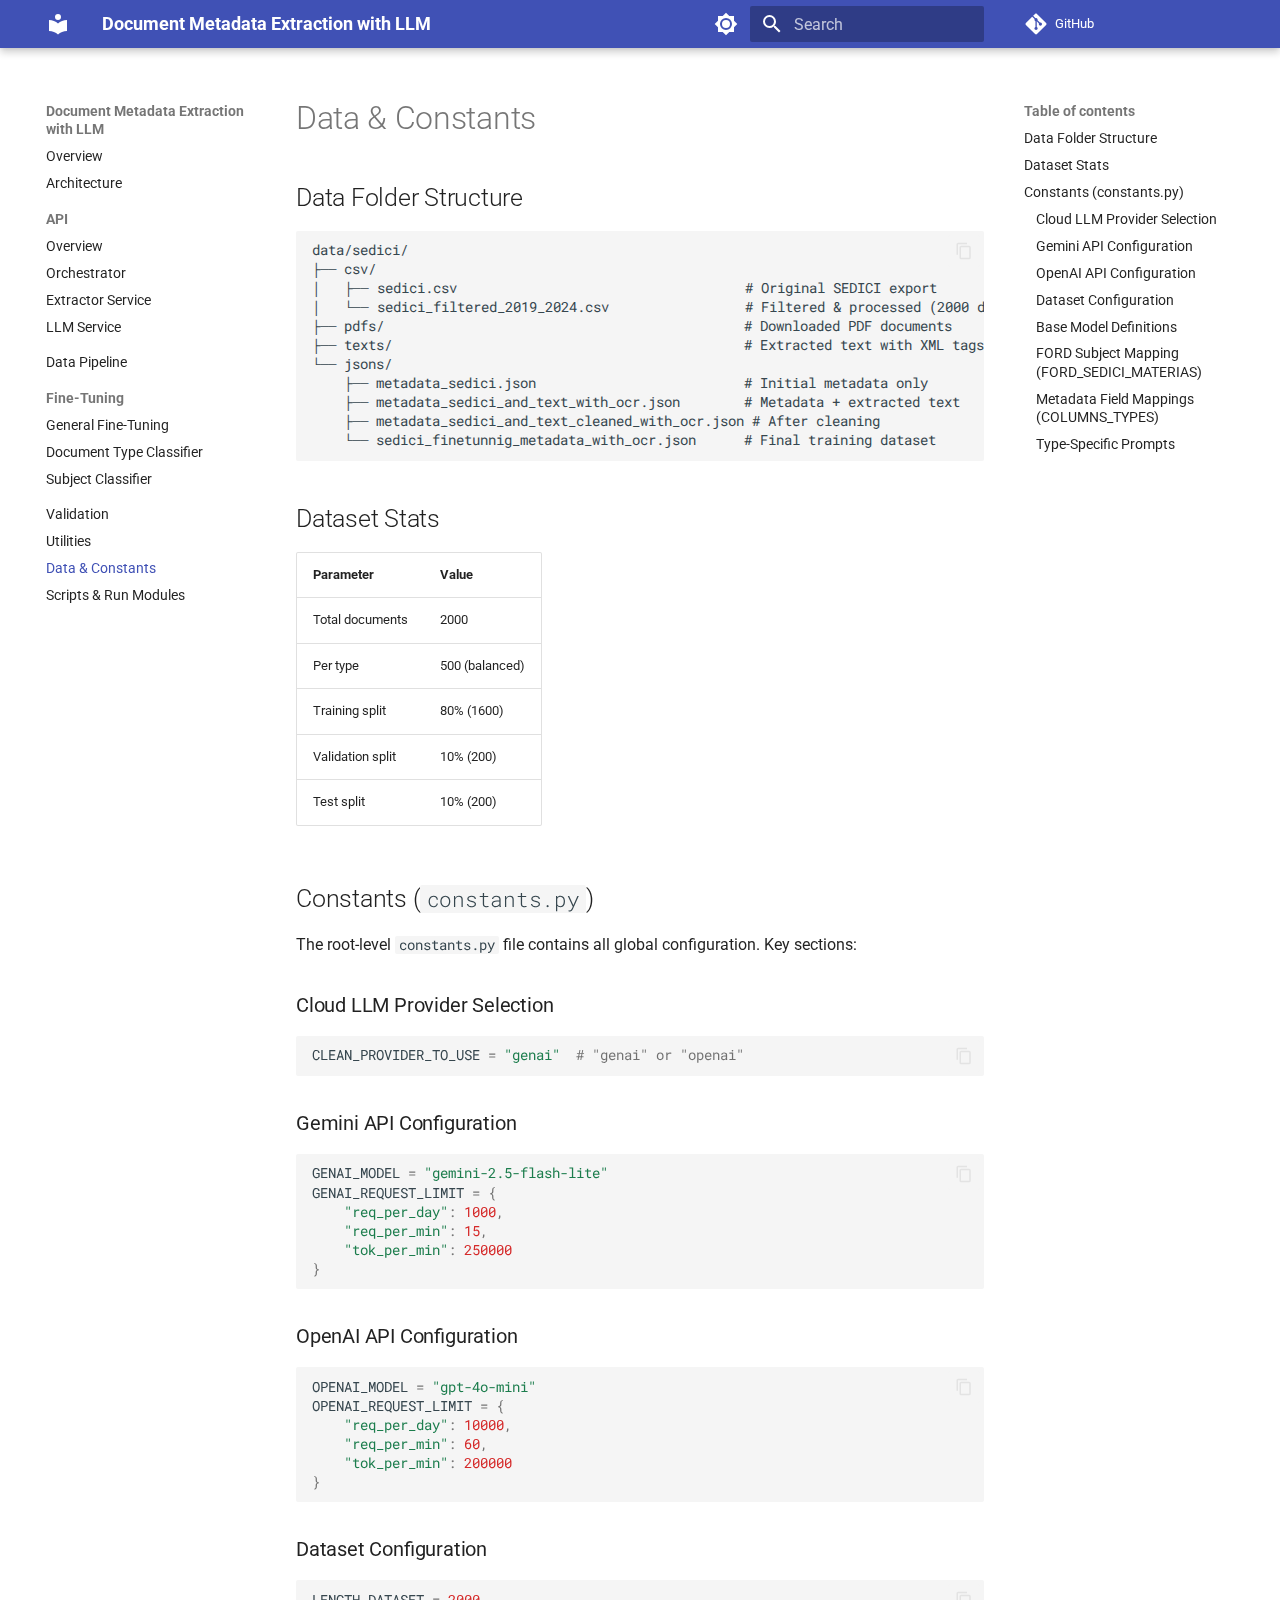
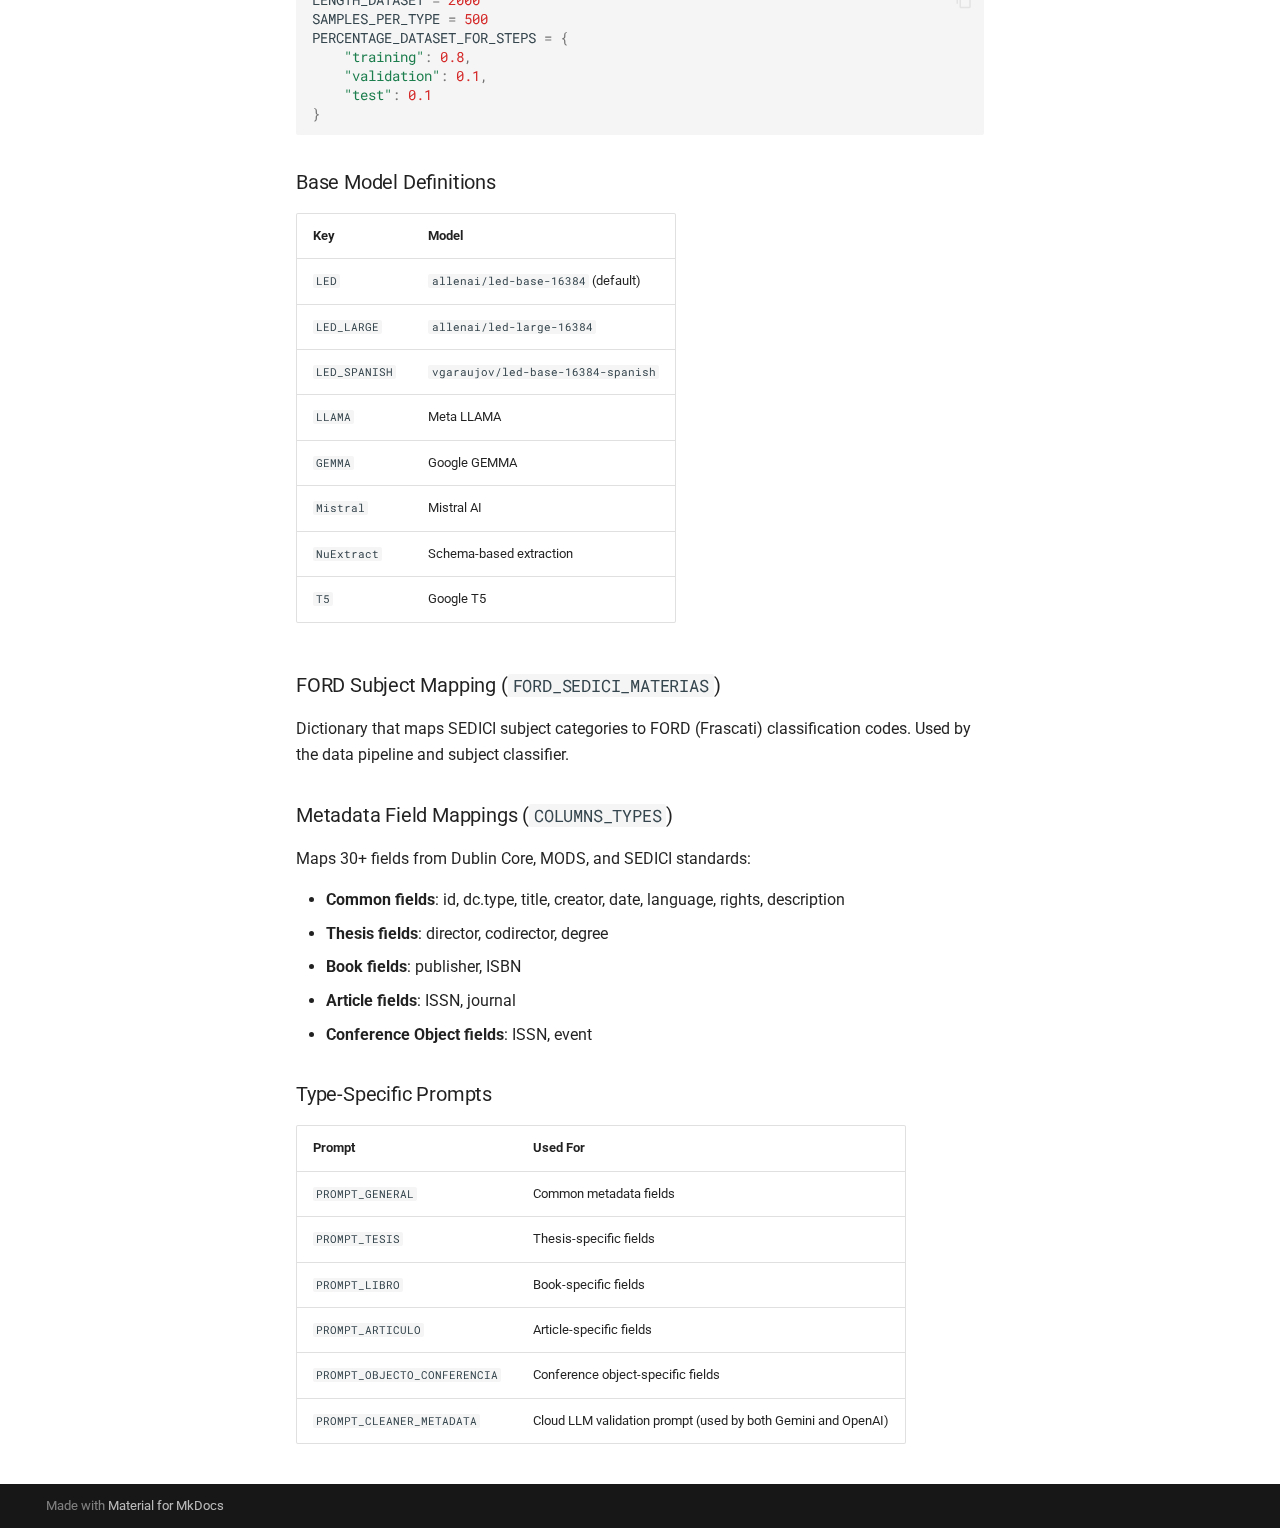
<file: data/index.html>
<!doctype html>
<html lang="en" class="no-js">
  <head>
    
      <meta charset="utf-8">
      <meta name="viewport" content="width=device-width,initial-scale=1">
      
        <meta name="description" content="Automatic extraction of bibliographic metadata from academic documents using fine-tuned language models">
      
      
      
      
        <link rel="prev" href="../utils/">
      
      
        <link rel="next" href="../scripts/">
      
      
        
      
      
      <link rel="icon" href="../assets/images/favicon.png">
      <meta name="generator" content="mkdocs-1.6.1, mkdocs-material-9.7.1">
    
    
      
        <title>Data & Constants - Document Metadata Extraction with LLM</title>
      
    
    
      <link rel="stylesheet" href="../assets/stylesheets/main.484c7ddc.min.css">
      
        
        <link rel="stylesheet" href="../assets/stylesheets/palette.ab4e12ef.min.css">
      
      


    
    
      
    
    
      
        
        
        <link rel="preconnect" href="https://fonts.gstatic.com" crossorigin>
        <link rel="stylesheet" href="https://fonts.googleapis.com/css?family=Roboto:300,300i,400,400i,700,700i%7CRoboto+Mono:400,400i,700,700i&display=fallback">
        <style>:root{--md-text-font:"Roboto";--md-code-font:"Roboto Mono"}</style>
      
    
    
    <script>__md_scope=new URL("..",location),__md_hash=e=>[...e].reduce(((e,_)=>(e<<5)-e+_.charCodeAt(0)),0),__md_get=(e,_=localStorage,t=__md_scope)=>JSON.parse(_.getItem(t.pathname+"."+e)),__md_set=(e,_,t=localStorage,a=__md_scope)=>{try{t.setItem(a.pathname+"."+e,JSON.stringify(_))}catch(e){}}</script>
    
      

    
    
  </head>
  
  
    
    
      
    
    
    
    
    <body dir="ltr" data-md-color-scheme="default" data-md-color-primary="indigo" data-md-color-accent="indigo">
  
    
    <input class="md-toggle" data-md-toggle="drawer" type="checkbox" id="__drawer" autocomplete="off">
    <input class="md-toggle" data-md-toggle="search" type="checkbox" id="__search" autocomplete="off">
    <label class="md-overlay" for="__drawer"></label>
    <div data-md-component="skip">
      
        
        <a href="#data-constants" class="md-skip">
          Skip to content
        </a>
      
    </div>
    <div data-md-component="announce">
      
    </div>
    
    
      

  

<header class="md-header md-header--shadow" data-md-component="header">
  <nav class="md-header__inner md-grid" aria-label="Header">
    <a href=".." title="Document Metadata Extraction with LLM" class="md-header__button md-logo" aria-label="Document Metadata Extraction with LLM" data-md-component="logo">
      
  
  <svg xmlns="http://www.w3.org/2000/svg" viewBox="0 0 24 24"><path d="M12 8a3 3 0 0 0 3-3 3 3 0 0 0-3-3 3 3 0 0 0-3 3 3 3 0 0 0 3 3m0 3.54C9.64 9.35 6.5 8 3 8v11c3.5 0 6.64 1.35 9 3.54 2.36-2.19 5.5-3.54 9-3.54V8c-3.5 0-6.64 1.35-9 3.54"/></svg>

    </a>
    <label class="md-header__button md-icon" for="__drawer">
      
      <svg xmlns="http://www.w3.org/2000/svg" viewBox="0 0 24 24"><path d="M3 6h18v2H3zm0 5h18v2H3zm0 5h18v2H3z"/></svg>
    </label>
    <div class="md-header__title" data-md-component="header-title">
      <div class="md-header__ellipsis">
        <div class="md-header__topic">
          <span class="md-ellipsis">
            Document Metadata Extraction with LLM
          </span>
        </div>
        <div class="md-header__topic" data-md-component="header-topic">
          <span class="md-ellipsis">
            
              Data & Constants
            
          </span>
        </div>
      </div>
    </div>
    
      
        <form class="md-header__option" data-md-component="palette">
  
    
    
    
    <input class="md-option" data-md-color-media="" data-md-color-scheme="default" data-md-color-primary="indigo" data-md-color-accent="indigo"  aria-label="Switch to dark mode"  type="radio" name="__palette" id="__palette_0">
    
      <label class="md-header__button md-icon" title="Switch to dark mode" for="__palette_1" hidden>
        <svg xmlns="http://www.w3.org/2000/svg" viewBox="0 0 24 24"><path d="M12 8a4 4 0 0 0-4 4 4 4 0 0 0 4 4 4 4 0 0 0 4-4 4 4 0 0 0-4-4m0 10a6 6 0 0 1-6-6 6 6 0 0 1 6-6 6 6 0 0 1 6 6 6 6 0 0 1-6 6m8-9.31V4h-4.69L12 .69 8.69 4H4v4.69L.69 12 4 15.31V20h4.69L12 23.31 15.31 20H20v-4.69L23.31 12z"/></svg>
      </label>
    
  
    
    
    
    <input class="md-option" data-md-color-media="" data-md-color-scheme="slate" data-md-color-primary="indigo" data-md-color-accent="indigo"  aria-label="Switch to light mode"  type="radio" name="__palette" id="__palette_1">
    
      <label class="md-header__button md-icon" title="Switch to light mode" for="__palette_0" hidden>
        <svg xmlns="http://www.w3.org/2000/svg" viewBox="0 0 24 24"><path d="M12 18c-.89 0-1.74-.2-2.5-.55C11.56 16.5 13 14.42 13 12s-1.44-4.5-3.5-5.45C10.26 6.2 11.11 6 12 6a6 6 0 0 1 6 6 6 6 0 0 1-6 6m8-9.31V4h-4.69L12 .69 8.69 4H4v4.69L.69 12 4 15.31V20h4.69L12 23.31 15.31 20H20v-4.69L23.31 12z"/></svg>
      </label>
    
  
</form>
      
    
    
      <script>var palette=__md_get("__palette");if(palette&&palette.color){if("(prefers-color-scheme)"===palette.color.media){var media=matchMedia("(prefers-color-scheme: light)"),input=document.querySelector(media.matches?"[data-md-color-media='(prefers-color-scheme: light)']":"[data-md-color-media='(prefers-color-scheme: dark)']");palette.color.media=input.getAttribute("data-md-color-media"),palette.color.scheme=input.getAttribute("data-md-color-scheme"),palette.color.primary=input.getAttribute("data-md-color-primary"),palette.color.accent=input.getAttribute("data-md-color-accent")}for(var[key,value]of Object.entries(palette.color))document.body.setAttribute("data-md-color-"+key,value)}</script>
    
    
    
      
      
        <label class="md-header__button md-icon" for="__search">
          
          <svg xmlns="http://www.w3.org/2000/svg" viewBox="0 0 24 24"><path d="M9.5 3A6.5 6.5 0 0 1 16 9.5c0 1.61-.59 3.09-1.56 4.23l.27.27h.79l5 5-1.5 1.5-5-5v-.79l-.27-.27A6.52 6.52 0 0 1 9.5 16 6.5 6.5 0 0 1 3 9.5 6.5 6.5 0 0 1 9.5 3m0 2C7 5 5 7 5 9.5S7 14 9.5 14 14 12 14 9.5 12 5 9.5 5"/></svg>
        </label>
        <div class="md-search" data-md-component="search" role="dialog">
  <label class="md-search__overlay" for="__search"></label>
  <div class="md-search__inner" role="search">
    <form class="md-search__form" name="search">
      <input type="text" class="md-search__input" name="query" aria-label="Search" placeholder="Search" autocapitalize="off" autocorrect="off" autocomplete="off" spellcheck="false" data-md-component="search-query" required>
      <label class="md-search__icon md-icon" for="__search">
        
        <svg xmlns="http://www.w3.org/2000/svg" viewBox="0 0 24 24"><path d="M9.5 3A6.5 6.5 0 0 1 16 9.5c0 1.61-.59 3.09-1.56 4.23l.27.27h.79l5 5-1.5 1.5-5-5v-.79l-.27-.27A6.52 6.52 0 0 1 9.5 16 6.5 6.5 0 0 1 3 9.5 6.5 6.5 0 0 1 9.5 3m0 2C7 5 5 7 5 9.5S7 14 9.5 14 14 12 14 9.5 12 5 9.5 5"/></svg>
        
        <svg xmlns="http://www.w3.org/2000/svg" viewBox="0 0 24 24"><path d="M20 11v2H8l5.5 5.5-1.42 1.42L4.16 12l7.92-7.92L13.5 5.5 8 11z"/></svg>
      </label>
      <nav class="md-search__options" aria-label="Search">
        
        <button type="reset" class="md-search__icon md-icon" title="Clear" aria-label="Clear" tabindex="-1">
          
          <svg xmlns="http://www.w3.org/2000/svg" viewBox="0 0 24 24"><path d="M19 6.41 17.59 5 12 10.59 6.41 5 5 6.41 10.59 12 5 17.59 6.41 19 12 13.41 17.59 19 19 17.59 13.41 12z"/></svg>
        </button>
      </nav>
      
    </form>
    <div class="md-search__output">
      <div class="md-search__scrollwrap" tabindex="0" data-md-scrollfix>
        <div class="md-search-result" data-md-component="search-result">
          <div class="md-search-result__meta">
            Initializing search
          </div>
          <ol class="md-search-result__list" role="presentation"></ol>
        </div>
      </div>
    </div>
  </div>
</div>
      
    
    
      <div class="md-header__source">
        <a href="https://github.com/nahuelPanigo/document_extraction_llm" title="Go to repository" class="md-source" data-md-component="source">
  <div class="md-source__icon md-icon">
    
    <svg xmlns="http://www.w3.org/2000/svg" viewBox="0 0 448 512"><!--! Font Awesome Free 7.1.0 by @fontawesome - https://fontawesome.com License - https://fontawesome.com/license/free (Icons: CC BY 4.0, Fonts: SIL OFL 1.1, Code: MIT License) Copyright 2025 Fonticons, Inc.--><path d="M439.6 236.1 244 40.5c-5.4-5.5-12.8-8.5-20.4-8.5s-15 3-20.4 8.4L162.5 81l51.5 51.5c27.1-9.1 52.7 16.8 43.4 43.7l49.7 49.7c34.2-11.8 61.2 31 35.5 56.7-26.5 26.5-70.2-2.9-56-37.3L240.3 199v121.9c25.3 12.5 22.3 41.8 9.1 55-6.4 6.4-15.2 10.1-24.3 10.1s-17.8-3.6-24.3-10.1c-17.6-17.6-11.1-46.9 11.2-56v-123c-20.8-8.5-24.6-30.7-18.6-45L142.6 101 8.5 235.1C3 240.6 0 247.9 0 255.5s3 15 8.5 20.4l195.6 195.7c5.4 5.4 12.7 8.4 20.4 8.4s15-3 20.4-8.4l194.7-194.7c5.4-5.4 8.4-12.8 8.4-20.4s-3-15-8.4-20.4"/></svg>
  </div>
  <div class="md-source__repository">
    GitHub
  </div>
</a>
      </div>
    
  </nav>
  
</header>
    
    <div class="md-container" data-md-component="container">
      
      
        
          
        
      
      <main class="md-main" data-md-component="main">
        <div class="md-main__inner md-grid">
          
            
              
              <div class="md-sidebar md-sidebar--primary" data-md-component="sidebar" data-md-type="navigation" >
                <div class="md-sidebar__scrollwrap">
                  <div class="md-sidebar__inner">
                    



<nav class="md-nav md-nav--primary" aria-label="Navigation" data-md-level="0">
  <label class="md-nav__title" for="__drawer">
    <a href=".." title="Document Metadata Extraction with LLM" class="md-nav__button md-logo" aria-label="Document Metadata Extraction with LLM" data-md-component="logo">
      
  
  <svg xmlns="http://www.w3.org/2000/svg" viewBox="0 0 24 24"><path d="M12 8a3 3 0 0 0 3-3 3 3 0 0 0-3-3 3 3 0 0 0-3 3 3 3 0 0 0 3 3m0 3.54C9.64 9.35 6.5 8 3 8v11c3.5 0 6.64 1.35 9 3.54 2.36-2.19 5.5-3.54 9-3.54V8c-3.5 0-6.64 1.35-9 3.54"/></svg>

    </a>
    Document Metadata Extraction with LLM
  </label>
  
    <div class="md-nav__source">
      <a href="https://github.com/nahuelPanigo/document_extraction_llm" title="Go to repository" class="md-source" data-md-component="source">
  <div class="md-source__icon md-icon">
    
    <svg xmlns="http://www.w3.org/2000/svg" viewBox="0 0 448 512"><!--! Font Awesome Free 7.1.0 by @fontawesome - https://fontawesome.com License - https://fontawesome.com/license/free (Icons: CC BY 4.0, Fonts: SIL OFL 1.1, Code: MIT License) Copyright 2025 Fonticons, Inc.--><path d="M439.6 236.1 244 40.5c-5.4-5.5-12.8-8.5-20.4-8.5s-15 3-20.4 8.4L162.5 81l51.5 51.5c27.1-9.1 52.7 16.8 43.4 43.7l49.7 49.7c34.2-11.8 61.2 31 35.5 56.7-26.5 26.5-70.2-2.9-56-37.3L240.3 199v121.9c25.3 12.5 22.3 41.8 9.1 55-6.4 6.4-15.2 10.1-24.3 10.1s-17.8-3.6-24.3-10.1c-17.6-17.6-11.1-46.9 11.2-56v-123c-20.8-8.5-24.6-30.7-18.6-45L142.6 101 8.5 235.1C3 240.6 0 247.9 0 255.5s3 15 8.5 20.4l195.6 195.7c5.4 5.4 12.7 8.4 20.4 8.4s15-3 20.4-8.4l194.7-194.7c5.4-5.4 8.4-12.8 8.4-20.4s-3-15-8.4-20.4"/></svg>
  </div>
  <div class="md-source__repository">
    GitHub
  </div>
</a>
    </div>
  
  <ul class="md-nav__list" data-md-scrollfix>
    
      
      
  
  
  
  
    <li class="md-nav__item">
      <a href=".." class="md-nav__link">
        
  
  
  <span class="md-ellipsis">
    
  
    Overview
  

    
  </span>
  
  

      </a>
    </li>
  

    
      
      
  
  
  
  
    <li class="md-nav__item">
      <a href="../architecture/" class="md-nav__link">
        
  
  
  <span class="md-ellipsis">
    
  
    Architecture
  

    
  </span>
  
  

      </a>
    </li>
  

    
      
      
  
  
  
  
    
    
    
    
      
        
        
      
    
    
    <li class="md-nav__item md-nav__item--section md-nav__item--nested">
      
        
        
          
        
        <input class="md-nav__toggle md-toggle md-toggle--indeterminate" type="checkbox" id="__nav_3" >
        
          
          <label class="md-nav__link" for="__nav_3" id="__nav_3_label" tabindex="">
            
  
  
  <span class="md-ellipsis">
    
  
    API
  

    
  </span>
  
  

            <span class="md-nav__icon md-icon"></span>
          </label>
        
        <nav class="md-nav" data-md-level="1" aria-labelledby="__nav_3_label" aria-expanded="false">
          <label class="md-nav__title" for="__nav_3">
            <span class="md-nav__icon md-icon"></span>
            
  
    API
  

          </label>
          <ul class="md-nav__list" data-md-scrollfix>
            
              
                
  
  
  
  
    <li class="md-nav__item">
      <a href="../api/" class="md-nav__link">
        
  
  
  <span class="md-ellipsis">
    
  
    Overview
  

    
  </span>
  
  

      </a>
    </li>
  

              
            
              
                
  
  
  
  
    <li class="md-nav__item">
      <a href="../api/orchestrator/" class="md-nav__link">
        
  
  
  <span class="md-ellipsis">
    
  
    Orchestrator
  

    
  </span>
  
  

      </a>
    </li>
  

              
            
              
                
  
  
  
  
    <li class="md-nav__item">
      <a href="../api/extractor/" class="md-nav__link">
        
  
  
  <span class="md-ellipsis">
    
  
    Extractor Service
  

    
  </span>
  
  

      </a>
    </li>
  

              
            
              
                
  
  
  
  
    <li class="md-nav__item">
      <a href="../api/llm_service/" class="md-nav__link">
        
  
  
  <span class="md-ellipsis">
    
  
    LLM Service
  

    
  </span>
  
  

      </a>
    </li>
  

              
            
          </ul>
        </nav>
      
    </li>
  

    
      
      
  
  
  
  
    <li class="md-nav__item">
      <a href="../download_prepare_clean_normalize_sedici_dataset/" class="md-nav__link">
        
  
  
  <span class="md-ellipsis">
    
  
    Data Pipeline
  

    
  </span>
  
  

      </a>
    </li>
  

    
      
      
  
  
  
  
    
    
    
    
      
        
        
      
    
    
    <li class="md-nav__item md-nav__item--section md-nav__item--nested">
      
        
        
          
        
        <input class="md-nav__toggle md-toggle md-toggle--indeterminate" type="checkbox" id="__nav_5" >
        
          
          <label class="md-nav__link" for="__nav_5" id="__nav_5_label" tabindex="">
            
  
  
  <span class="md-ellipsis">
    
  
    Fine-Tuning
  

    
  </span>
  
  

            <span class="md-nav__icon md-icon"></span>
          </label>
        
        <nav class="md-nav" data-md-level="1" aria-labelledby="__nav_5_label" aria-expanded="false">
          <label class="md-nav__title" for="__nav_5">
            <span class="md-nav__icon md-icon"></span>
            
  
    Fine-Tuning
  

          </label>
          <ul class="md-nav__list" data-md-scrollfix>
            
              
                
  
  
  
  
    <li class="md-nav__item">
      <a href="../fine_tunning/" class="md-nav__link">
        
  
  
  <span class="md-ellipsis">
    
  
    General Fine-Tuning
  

    
  </span>
  
  

      </a>
    </li>
  

              
            
              
                
  
  
  
  
    <li class="md-nav__item">
      <a href="../fine_tune_type/" class="md-nav__link">
        
  
  
  <span class="md-ellipsis">
    
  
    Document Type Classifier
  

    
  </span>
  
  

      </a>
    </li>
  

              
            
              
                
  
  
  
  
    <li class="md-nav__item">
      <a href="../fine_tune_subject/" class="md-nav__link">
        
  
  
  <span class="md-ellipsis">
    
  
    Subject Classifier
  

    
  </span>
  
  

      </a>
    </li>
  

              
            
          </ul>
        </nav>
      
    </li>
  

    
      
      
  
  
  
  
    <li class="md-nav__item">
      <a href="../validation/" class="md-nav__link">
        
  
  
  <span class="md-ellipsis">
    
  
    Validation
  

    
  </span>
  
  

      </a>
    </li>
  

    
      
      
  
  
  
  
    <li class="md-nav__item">
      <a href="../utils/" class="md-nav__link">
        
  
  
  <span class="md-ellipsis">
    
  
    Utilities
  

    
  </span>
  
  

      </a>
    </li>
  

    
      
      
  
  
    
  
  
  
    <li class="md-nav__item md-nav__item--active">
      
      <input class="md-nav__toggle md-toggle" type="checkbox" id="__toc">
      
      
        
      
      
        <label class="md-nav__link md-nav__link--active" for="__toc">
          
  
  
  <span class="md-ellipsis">
    
  
    Data & Constants
  

    
  </span>
  
  

          <span class="md-nav__icon md-icon"></span>
        </label>
      
      <a href="./" class="md-nav__link md-nav__link--active">
        
  
  
  <span class="md-ellipsis">
    
  
    Data & Constants
  

    
  </span>
  
  

      </a>
      
        

<nav class="md-nav md-nav--secondary" aria-label="Table of contents">
  
  
  
    
  
  
    <label class="md-nav__title" for="__toc">
      <span class="md-nav__icon md-icon"></span>
      Table of contents
    </label>
    <ul class="md-nav__list" data-md-component="toc" data-md-scrollfix>
      
        <li class="md-nav__item">
  <a href="#data-folder-structure" class="md-nav__link">
    <span class="md-ellipsis">
      
        Data Folder Structure
      
    </span>
  </a>
  
</li>
      
        <li class="md-nav__item">
  <a href="#dataset-stats" class="md-nav__link">
    <span class="md-ellipsis">
      
        Dataset Stats
      
    </span>
  </a>
  
</li>
      
        <li class="md-nav__item">
  <a href="#constants-constantspy" class="md-nav__link">
    <span class="md-ellipsis">
      
        Constants (constants.py)
      
    </span>
  </a>
  
    <nav class="md-nav" aria-label="Constants (constants.py)">
      <ul class="md-nav__list">
        
          <li class="md-nav__item">
  <a href="#cloud-llm-provider-selection" class="md-nav__link">
    <span class="md-ellipsis">
      
        Cloud LLM Provider Selection
      
    </span>
  </a>
  
</li>
        
          <li class="md-nav__item">
  <a href="#gemini-api-configuration" class="md-nav__link">
    <span class="md-ellipsis">
      
        Gemini API Configuration
      
    </span>
  </a>
  
</li>
        
          <li class="md-nav__item">
  <a href="#openai-api-configuration" class="md-nav__link">
    <span class="md-ellipsis">
      
        OpenAI API Configuration
      
    </span>
  </a>
  
</li>
        
          <li class="md-nav__item">
  <a href="#dataset-configuration" class="md-nav__link">
    <span class="md-ellipsis">
      
        Dataset Configuration
      
    </span>
  </a>
  
</li>
        
          <li class="md-nav__item">
  <a href="#base-model-definitions" class="md-nav__link">
    <span class="md-ellipsis">
      
        Base Model Definitions
      
    </span>
  </a>
  
</li>
        
          <li class="md-nav__item">
  <a href="#ford-subject-mapping-ford_sedici_materias" class="md-nav__link">
    <span class="md-ellipsis">
      
        FORD Subject Mapping (FORD_SEDICI_MATERIAS)
      
    </span>
  </a>
  
</li>
        
          <li class="md-nav__item">
  <a href="#metadata-field-mappings-columns_types" class="md-nav__link">
    <span class="md-ellipsis">
      
        Metadata Field Mappings (COLUMNS_TYPES)
      
    </span>
  </a>
  
</li>
        
          <li class="md-nav__item">
  <a href="#type-specific-prompts" class="md-nav__link">
    <span class="md-ellipsis">
      
        Type-Specific Prompts
      
    </span>
  </a>
  
</li>
        
      </ul>
    </nav>
  
</li>
      
    </ul>
  
</nav>
      
    </li>
  

    
      
      
  
  
  
  
    <li class="md-nav__item">
      <a href="../scripts/" class="md-nav__link">
        
  
  
  <span class="md-ellipsis">
    
  
    Scripts & Run Modules
  

    
  </span>
  
  

      </a>
    </li>
  

    
  </ul>
</nav>
                  </div>
                </div>
              </div>
            
            
              
              <div class="md-sidebar md-sidebar--secondary" data-md-component="sidebar" data-md-type="toc" >
                <div class="md-sidebar__scrollwrap">
                  <div class="md-sidebar__inner">
                    

<nav class="md-nav md-nav--secondary" aria-label="Table of contents">
  
  
  
    
  
  
    <label class="md-nav__title" for="__toc">
      <span class="md-nav__icon md-icon"></span>
      Table of contents
    </label>
    <ul class="md-nav__list" data-md-component="toc" data-md-scrollfix>
      
        <li class="md-nav__item">
  <a href="#data-folder-structure" class="md-nav__link">
    <span class="md-ellipsis">
      
        Data Folder Structure
      
    </span>
  </a>
  
</li>
      
        <li class="md-nav__item">
  <a href="#dataset-stats" class="md-nav__link">
    <span class="md-ellipsis">
      
        Dataset Stats
      
    </span>
  </a>
  
</li>
      
        <li class="md-nav__item">
  <a href="#constants-constantspy" class="md-nav__link">
    <span class="md-ellipsis">
      
        Constants (constants.py)
      
    </span>
  </a>
  
    <nav class="md-nav" aria-label="Constants (constants.py)">
      <ul class="md-nav__list">
        
          <li class="md-nav__item">
  <a href="#cloud-llm-provider-selection" class="md-nav__link">
    <span class="md-ellipsis">
      
        Cloud LLM Provider Selection
      
    </span>
  </a>
  
</li>
        
          <li class="md-nav__item">
  <a href="#gemini-api-configuration" class="md-nav__link">
    <span class="md-ellipsis">
      
        Gemini API Configuration
      
    </span>
  </a>
  
</li>
        
          <li class="md-nav__item">
  <a href="#openai-api-configuration" class="md-nav__link">
    <span class="md-ellipsis">
      
        OpenAI API Configuration
      
    </span>
  </a>
  
</li>
        
          <li class="md-nav__item">
  <a href="#dataset-configuration" class="md-nav__link">
    <span class="md-ellipsis">
      
        Dataset Configuration
      
    </span>
  </a>
  
</li>
        
          <li class="md-nav__item">
  <a href="#base-model-definitions" class="md-nav__link">
    <span class="md-ellipsis">
      
        Base Model Definitions
      
    </span>
  </a>
  
</li>
        
          <li class="md-nav__item">
  <a href="#ford-subject-mapping-ford_sedici_materias" class="md-nav__link">
    <span class="md-ellipsis">
      
        FORD Subject Mapping (FORD_SEDICI_MATERIAS)
      
    </span>
  </a>
  
</li>
        
          <li class="md-nav__item">
  <a href="#metadata-field-mappings-columns_types" class="md-nav__link">
    <span class="md-ellipsis">
      
        Metadata Field Mappings (COLUMNS_TYPES)
      
    </span>
  </a>
  
</li>
        
          <li class="md-nav__item">
  <a href="#type-specific-prompts" class="md-nav__link">
    <span class="md-ellipsis">
      
        Type-Specific Prompts
      
    </span>
  </a>
  
</li>
        
      </ul>
    </nav>
  
</li>
      
    </ul>
  
</nav>
                  </div>
                </div>
              </div>
            
          
          
            <div class="md-content" data-md-component="content">
              
              <article class="md-content__inner md-typeset">
                
                  


  
  


<h1 id="data-constants">Data &amp; Constants</h1>
<h2 id="data-folder-structure">Data Folder Structure</h2>
<div class="highlight"><pre><span></span><code><a id="__codelineno-0-1" name="__codelineno-0-1" href="#__codelineno-0-1"></a>data/sedici/
<a id="__codelineno-0-2" name="__codelineno-0-2" href="#__codelineno-0-2"></a>├── csv/
<a id="__codelineno-0-3" name="__codelineno-0-3" href="#__codelineno-0-3"></a>│   ├── sedici.csv                                    # Original SEDICI export
<a id="__codelineno-0-4" name="__codelineno-0-4" href="#__codelineno-0-4"></a>│   └── sedici_filtered_2019_2024.csv                 # Filtered &amp; processed (2000 docs)
<a id="__codelineno-0-5" name="__codelineno-0-5" href="#__codelineno-0-5"></a>├── pdfs/                                             # Downloaded PDF documents
<a id="__codelineno-0-6" name="__codelineno-0-6" href="#__codelineno-0-6"></a>├── texts/                                            # Extracted text with XML tags
<a id="__codelineno-0-7" name="__codelineno-0-7" href="#__codelineno-0-7"></a>└── jsons/
<a id="__codelineno-0-8" name="__codelineno-0-8" href="#__codelineno-0-8"></a>    ├── metadata_sedici.json                          # Initial metadata only
<a id="__codelineno-0-9" name="__codelineno-0-9" href="#__codelineno-0-9"></a>    ├── metadata_sedici_and_text_with_ocr.json        # Metadata + extracted text
<a id="__codelineno-0-10" name="__codelineno-0-10" href="#__codelineno-0-10"></a>    ├── metadata_sedici_and_text_cleaned_with_ocr.json # After cleaning
<a id="__codelineno-0-11" name="__codelineno-0-11" href="#__codelineno-0-11"></a>    └── sedici_finetunnig_metadata_with_ocr.json      # Final training dataset
</code></pre></div>
<h2 id="dataset-stats">Dataset Stats</h2>
<table>
<thead>
<tr>
<th>Parameter</th>
<th>Value</th>
</tr>
</thead>
<tbody>
<tr>
<td>Total documents</td>
<td>2000</td>
</tr>
<tr>
<td>Per type</td>
<td>500 (balanced)</td>
</tr>
<tr>
<td>Training split</td>
<td>80% (1600)</td>
</tr>
<tr>
<td>Validation split</td>
<td>10% (200)</td>
</tr>
<tr>
<td>Test split</td>
<td>10% (200)</td>
</tr>
</tbody>
</table>
<h2 id="constants-constantspy">Constants (<code>constants.py</code>)</h2>
<p>The root-level <code>constants.py</code> file contains all global configuration. Key sections:</p>
<h3 id="cloud-llm-provider-selection">Cloud LLM Provider Selection</h3>
<div class="highlight"><pre><span></span><code><a id="__codelineno-1-1" name="__codelineno-1-1" href="#__codelineno-1-1"></a><span class="n">CLEAN_PROVIDER_TO_USE</span> <span class="o">=</span> <span class="s2">&quot;genai&quot;</span>  <span class="c1"># &quot;genai&quot; or &quot;openai&quot;</span>
</code></pre></div>
<h3 id="gemini-api-configuration">Gemini API Configuration</h3>
<div class="highlight"><pre><span></span><code><a id="__codelineno-2-1" name="__codelineno-2-1" href="#__codelineno-2-1"></a><span class="n">GENAI_MODEL</span> <span class="o">=</span> <span class="s2">&quot;gemini-2.5-flash-lite&quot;</span>
<a id="__codelineno-2-2" name="__codelineno-2-2" href="#__codelineno-2-2"></a><span class="n">GENAI_REQUEST_LIMIT</span> <span class="o">=</span> <span class="p">{</span>
<a id="__codelineno-2-3" name="__codelineno-2-3" href="#__codelineno-2-3"></a>    <span class="s2">&quot;req_per_day&quot;</span><span class="p">:</span> <span class="mi">1000</span><span class="p">,</span>
<a id="__codelineno-2-4" name="__codelineno-2-4" href="#__codelineno-2-4"></a>    <span class="s2">&quot;req_per_min&quot;</span><span class="p">:</span> <span class="mi">15</span><span class="p">,</span>
<a id="__codelineno-2-5" name="__codelineno-2-5" href="#__codelineno-2-5"></a>    <span class="s2">&quot;tok_per_min&quot;</span><span class="p">:</span> <span class="mi">250000</span>
<a id="__codelineno-2-6" name="__codelineno-2-6" href="#__codelineno-2-6"></a><span class="p">}</span>
</code></pre></div>
<h3 id="openai-api-configuration">OpenAI API Configuration</h3>
<div class="highlight"><pre><span></span><code><a id="__codelineno-3-1" name="__codelineno-3-1" href="#__codelineno-3-1"></a><span class="n">OPENAI_MODEL</span> <span class="o">=</span> <span class="s2">&quot;gpt-4o-mini&quot;</span>
<a id="__codelineno-3-2" name="__codelineno-3-2" href="#__codelineno-3-2"></a><span class="n">OPENAI_REQUEST_LIMIT</span> <span class="o">=</span> <span class="p">{</span>
<a id="__codelineno-3-3" name="__codelineno-3-3" href="#__codelineno-3-3"></a>    <span class="s2">&quot;req_per_day&quot;</span><span class="p">:</span> <span class="mi">10000</span><span class="p">,</span>
<a id="__codelineno-3-4" name="__codelineno-3-4" href="#__codelineno-3-4"></a>    <span class="s2">&quot;req_per_min&quot;</span><span class="p">:</span> <span class="mi">60</span><span class="p">,</span>
<a id="__codelineno-3-5" name="__codelineno-3-5" href="#__codelineno-3-5"></a>    <span class="s2">&quot;tok_per_min&quot;</span><span class="p">:</span> <span class="mi">200000</span>
<a id="__codelineno-3-6" name="__codelineno-3-6" href="#__codelineno-3-6"></a><span class="p">}</span>
</code></pre></div>
<h3 id="dataset-configuration">Dataset Configuration</h3>
<div class="highlight"><pre><span></span><code><a id="__codelineno-4-1" name="__codelineno-4-1" href="#__codelineno-4-1"></a><span class="n">LENGTH_DATASET</span> <span class="o">=</span> <span class="mi">2000</span>
<a id="__codelineno-4-2" name="__codelineno-4-2" href="#__codelineno-4-2"></a><span class="n">SAMPLES_PER_TYPE</span> <span class="o">=</span> <span class="mi">500</span>
<a id="__codelineno-4-3" name="__codelineno-4-3" href="#__codelineno-4-3"></a><span class="n">PERCENTAGE_DATASET_FOR_STEPS</span> <span class="o">=</span> <span class="p">{</span>
<a id="__codelineno-4-4" name="__codelineno-4-4" href="#__codelineno-4-4"></a>    <span class="s2">&quot;training&quot;</span><span class="p">:</span> <span class="mf">0.8</span><span class="p">,</span>
<a id="__codelineno-4-5" name="__codelineno-4-5" href="#__codelineno-4-5"></a>    <span class="s2">&quot;validation&quot;</span><span class="p">:</span> <span class="mf">0.1</span><span class="p">,</span>
<a id="__codelineno-4-6" name="__codelineno-4-6" href="#__codelineno-4-6"></a>    <span class="s2">&quot;test&quot;</span><span class="p">:</span> <span class="mf">0.1</span>
<a id="__codelineno-4-7" name="__codelineno-4-7" href="#__codelineno-4-7"></a><span class="p">}</span>
</code></pre></div>
<h3 id="base-model-definitions">Base Model Definitions</h3>
<table>
<thead>
<tr>
<th>Key</th>
<th>Model</th>
</tr>
</thead>
<tbody>
<tr>
<td><code>LED</code></td>
<td><code>allenai/led-base-16384</code> (default)</td>
</tr>
<tr>
<td><code>LED_LARGE</code></td>
<td><code>allenai/led-large-16384</code></td>
</tr>
<tr>
<td><code>LED_SPANISH</code></td>
<td><code>vgaraujov/led-base-16384-spanish</code></td>
</tr>
<tr>
<td><code>LLAMA</code></td>
<td>Meta LLAMA</td>
</tr>
<tr>
<td><code>GEMMA</code></td>
<td>Google GEMMA</td>
</tr>
<tr>
<td><code>Mistral</code></td>
<td>Mistral AI</td>
</tr>
<tr>
<td><code>NuExtract</code></td>
<td>Schema-based extraction</td>
</tr>
<tr>
<td><code>T5</code></td>
<td>Google T5</td>
</tr>
</tbody>
</table>
<h3 id="ford-subject-mapping-ford_sedici_materias">FORD Subject Mapping (<code>FORD_SEDICI_MATERIAS</code>)</h3>
<p>Dictionary that maps SEDICI subject categories to FORD (Frascati) classification codes. Used by the data pipeline and subject classifier.</p>
<h3 id="metadata-field-mappings-columns_types">Metadata Field Mappings (<code>COLUMNS_TYPES</code>)</h3>
<p>Maps 30+ fields from Dublin Core, MODS, and SEDICI standards:</p>
<ul>
<li><strong>Common fields</strong>: id, dc.type, title, creator, date, language, rights, description</li>
<li><strong>Thesis fields</strong>: director, codirector, degree</li>
<li><strong>Book fields</strong>: publisher, ISBN</li>
<li><strong>Article fields</strong>: ISSN, journal</li>
<li><strong>Conference Object fields</strong>: ISSN, event</li>
</ul>
<h3 id="type-specific-prompts">Type-Specific Prompts</h3>
<table>
<thead>
<tr>
<th>Prompt</th>
<th>Used For</th>
</tr>
</thead>
<tbody>
<tr>
<td><code>PROMPT_GENERAL</code></td>
<td>Common metadata fields</td>
</tr>
<tr>
<td><code>PROMPT_TESIS</code></td>
<td>Thesis-specific fields</td>
</tr>
<tr>
<td><code>PROMPT_LIBRO</code></td>
<td>Book-specific fields</td>
</tr>
<tr>
<td><code>PROMPT_ARTICULO</code></td>
<td>Article-specific fields</td>
</tr>
<tr>
<td><code>PROMPT_OBJECTO_CONFERENCIA</code></td>
<td>Conference object-specific fields</td>
</tr>
<tr>
<td><code>PROMPT_CLEANER_METADATA</code></td>
<td>Cloud LLM validation prompt (used by both Gemini and OpenAI)</td>
</tr>
</tbody>
</table>












                
              </article>
            </div>
          
          
<script>var target=document.getElementById(location.hash.slice(1));target&&target.name&&(target.checked=target.name.startsWith("__tabbed_"))</script>
        </div>
        
          <button type="button" class="md-top md-icon" data-md-component="top" hidden>
  
  <svg xmlns="http://www.w3.org/2000/svg" viewBox="0 0 24 24"><path d="M13 20h-2V8l-5.5 5.5-1.42-1.42L12 4.16l7.92 7.92-1.42 1.42L13 8z"/></svg>
  Back to top
</button>
        
      </main>
      
        <footer class="md-footer">
  
  <div class="md-footer-meta md-typeset">
    <div class="md-footer-meta__inner md-grid">
      <div class="md-copyright">
  
  
    Made with
    <a href="https://squidfunk.github.io/mkdocs-material/" target="_blank" rel="noopener">
      Material for MkDocs
    </a>
  
</div>
      
    </div>
  </div>
</footer>
      
    </div>
    <div class="md-dialog" data-md-component="dialog">
      <div class="md-dialog__inner md-typeset"></div>
    </div>
    
    
    
      
      
      <script id="__config" type="application/json">{"annotate": null, "base": "..", "features": ["navigation.sections", "navigation.expand", "navigation.top", "content.code.copy", "search.highlight"], "search": "../assets/javascripts/workers/search.2c215733.min.js", "tags": null, "translations": {"clipboard.copied": "Copied to clipboard", "clipboard.copy": "Copy to clipboard", "search.result.more.one": "1 more on this page", "search.result.more.other": "# more on this page", "search.result.none": "No matching documents", "search.result.one": "1 matching document", "search.result.other": "# matching documents", "search.result.placeholder": "Type to start searching", "search.result.term.missing": "Missing", "select.version": "Select version"}, "version": null}</script>
    
    
      <script src="../assets/javascripts/bundle.79ae519e.min.js"></script>
      
    
  </body>
</html>
</file>
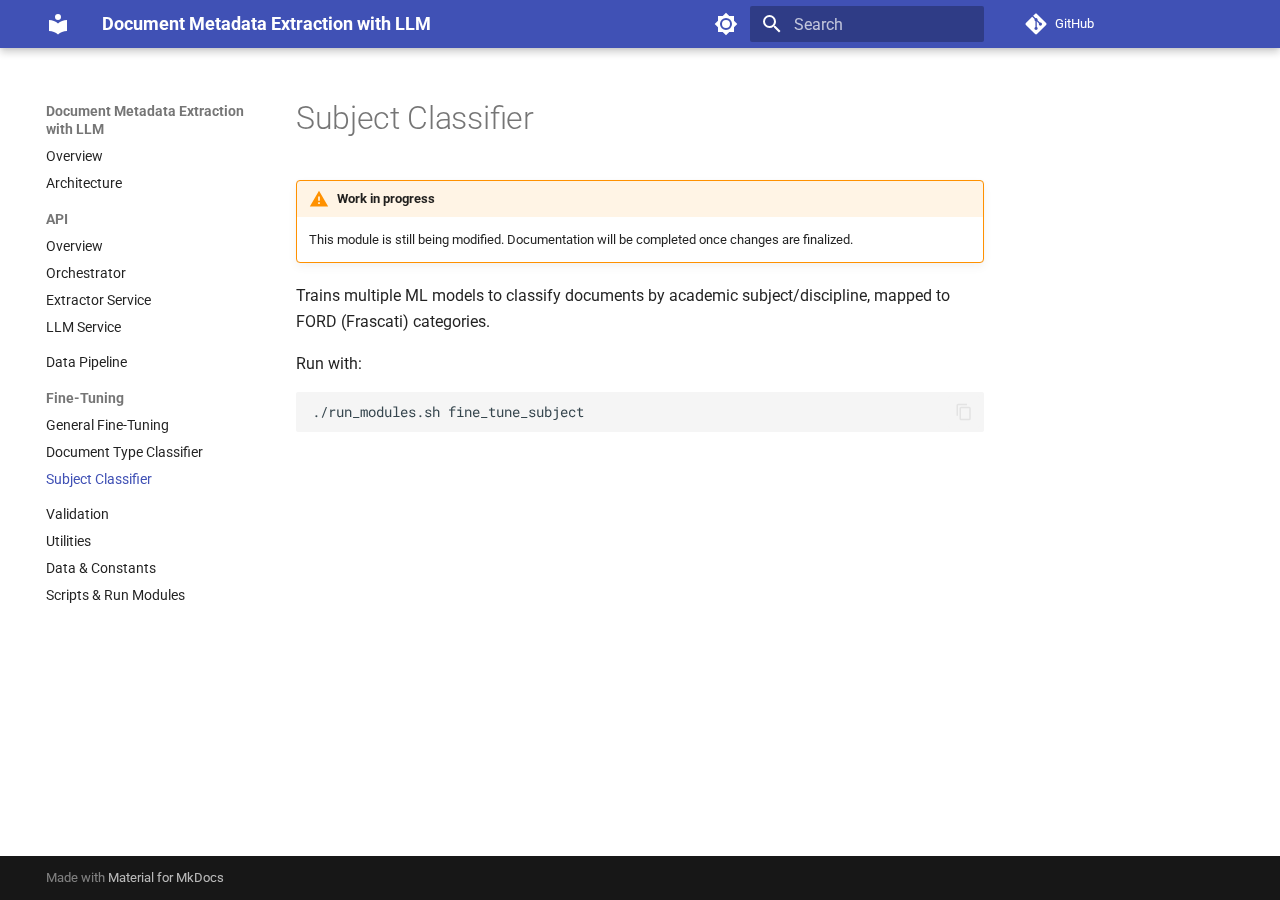
<file: fine_tune_subject/index.html>
<!doctype html>
<html lang="en" class="no-js">
  <head>
    
      <meta charset="utf-8">
      <meta name="viewport" content="width=device-width,initial-scale=1">
      
        <meta name="description" content="Automatic extraction of bibliographic metadata from academic documents using fine-tuned language models">
      
      
      
      
        <link rel="prev" href="../fine_tune_type/">
      
      
        <link rel="next" href="../validation/">
      
      
        
      
      
      <link rel="icon" href="../assets/images/favicon.png">
      <meta name="generator" content="mkdocs-1.6.1, mkdocs-material-9.7.1">
    
    
      
        <title>Subject Classifier - Document Metadata Extraction with LLM</title>
      
    
    
      <link rel="stylesheet" href="../assets/stylesheets/main.484c7ddc.min.css">
      
        
        <link rel="stylesheet" href="../assets/stylesheets/palette.ab4e12ef.min.css">
      
      


    
    
      
    
    
      
        
        
        <link rel="preconnect" href="https://fonts.gstatic.com" crossorigin>
        <link rel="stylesheet" href="https://fonts.googleapis.com/css?family=Roboto:300,300i,400,400i,700,700i%7CRoboto+Mono:400,400i,700,700i&display=fallback">
        <style>:root{--md-text-font:"Roboto";--md-code-font:"Roboto Mono"}</style>
      
    
    
    <script>__md_scope=new URL("..",location),__md_hash=e=>[...e].reduce(((e,_)=>(e<<5)-e+_.charCodeAt(0)),0),__md_get=(e,_=localStorage,t=__md_scope)=>JSON.parse(_.getItem(t.pathname+"."+e)),__md_set=(e,_,t=localStorage,a=__md_scope)=>{try{t.setItem(a.pathname+"."+e,JSON.stringify(_))}catch(e){}}</script>
    
      

    
    
  </head>
  
  
    
    
      
    
    
    
    
    <body dir="ltr" data-md-color-scheme="default" data-md-color-primary="indigo" data-md-color-accent="indigo">
  
    
    <input class="md-toggle" data-md-toggle="drawer" type="checkbox" id="__drawer" autocomplete="off">
    <input class="md-toggle" data-md-toggle="search" type="checkbox" id="__search" autocomplete="off">
    <label class="md-overlay" for="__drawer"></label>
    <div data-md-component="skip">
      
        
        <a href="#subject-classifier" class="md-skip">
          Skip to content
        </a>
      
    </div>
    <div data-md-component="announce">
      
    </div>
    
    
      

  

<header class="md-header md-header--shadow" data-md-component="header">
  <nav class="md-header__inner md-grid" aria-label="Header">
    <a href=".." title="Document Metadata Extraction with LLM" class="md-header__button md-logo" aria-label="Document Metadata Extraction with LLM" data-md-component="logo">
      
  
  <svg xmlns="http://www.w3.org/2000/svg" viewBox="0 0 24 24"><path d="M12 8a3 3 0 0 0 3-3 3 3 0 0 0-3-3 3 3 0 0 0-3 3 3 3 0 0 0 3 3m0 3.54C9.64 9.35 6.5 8 3 8v11c3.5 0 6.64 1.35 9 3.54 2.36-2.19 5.5-3.54 9-3.54V8c-3.5 0-6.64 1.35-9 3.54"/></svg>

    </a>
    <label class="md-header__button md-icon" for="__drawer">
      
      <svg xmlns="http://www.w3.org/2000/svg" viewBox="0 0 24 24"><path d="M3 6h18v2H3zm0 5h18v2H3zm0 5h18v2H3z"/></svg>
    </label>
    <div class="md-header__title" data-md-component="header-title">
      <div class="md-header__ellipsis">
        <div class="md-header__topic">
          <span class="md-ellipsis">
            Document Metadata Extraction with LLM
          </span>
        </div>
        <div class="md-header__topic" data-md-component="header-topic">
          <span class="md-ellipsis">
            
              Subject Classifier
            
          </span>
        </div>
      </div>
    </div>
    
      
        <form class="md-header__option" data-md-component="palette">
  
    
    
    
    <input class="md-option" data-md-color-media="" data-md-color-scheme="default" data-md-color-primary="indigo" data-md-color-accent="indigo"  aria-label="Switch to dark mode"  type="radio" name="__palette" id="__palette_0">
    
      <label class="md-header__button md-icon" title="Switch to dark mode" for="__palette_1" hidden>
        <svg xmlns="http://www.w3.org/2000/svg" viewBox="0 0 24 24"><path d="M12 8a4 4 0 0 0-4 4 4 4 0 0 0 4 4 4 4 0 0 0 4-4 4 4 0 0 0-4-4m0 10a6 6 0 0 1-6-6 6 6 0 0 1 6-6 6 6 0 0 1 6 6 6 6 0 0 1-6 6m8-9.31V4h-4.69L12 .69 8.69 4H4v4.69L.69 12 4 15.31V20h4.69L12 23.31 15.31 20H20v-4.69L23.31 12z"/></svg>
      </label>
    
  
    
    
    
    <input class="md-option" data-md-color-media="" data-md-color-scheme="slate" data-md-color-primary="indigo" data-md-color-accent="indigo"  aria-label="Switch to light mode"  type="radio" name="__palette" id="__palette_1">
    
      <label class="md-header__button md-icon" title="Switch to light mode" for="__palette_0" hidden>
        <svg xmlns="http://www.w3.org/2000/svg" viewBox="0 0 24 24"><path d="M12 18c-.89 0-1.74-.2-2.5-.55C11.56 16.5 13 14.42 13 12s-1.44-4.5-3.5-5.45C10.26 6.2 11.11 6 12 6a6 6 0 0 1 6 6 6 6 0 0 1-6 6m8-9.31V4h-4.69L12 .69 8.69 4H4v4.69L.69 12 4 15.31V20h4.69L12 23.31 15.31 20H20v-4.69L23.31 12z"/></svg>
      </label>
    
  
</form>
      
    
    
      <script>var palette=__md_get("__palette");if(palette&&palette.color){if("(prefers-color-scheme)"===palette.color.media){var media=matchMedia("(prefers-color-scheme: light)"),input=document.querySelector(media.matches?"[data-md-color-media='(prefers-color-scheme: light)']":"[data-md-color-media='(prefers-color-scheme: dark)']");palette.color.media=input.getAttribute("data-md-color-media"),palette.color.scheme=input.getAttribute("data-md-color-scheme"),palette.color.primary=input.getAttribute("data-md-color-primary"),palette.color.accent=input.getAttribute("data-md-color-accent")}for(var[key,value]of Object.entries(palette.color))document.body.setAttribute("data-md-color-"+key,value)}</script>
    
    
    
      
      
        <label class="md-header__button md-icon" for="__search">
          
          <svg xmlns="http://www.w3.org/2000/svg" viewBox="0 0 24 24"><path d="M9.5 3A6.5 6.5 0 0 1 16 9.5c0 1.61-.59 3.09-1.56 4.23l.27.27h.79l5 5-1.5 1.5-5-5v-.79l-.27-.27A6.52 6.52 0 0 1 9.5 16 6.5 6.5 0 0 1 3 9.5 6.5 6.5 0 0 1 9.5 3m0 2C7 5 5 7 5 9.5S7 14 9.5 14 14 12 14 9.5 12 5 9.5 5"/></svg>
        </label>
        <div class="md-search" data-md-component="search" role="dialog">
  <label class="md-search__overlay" for="__search"></label>
  <div class="md-search__inner" role="search">
    <form class="md-search__form" name="search">
      <input type="text" class="md-search__input" name="query" aria-label="Search" placeholder="Search" autocapitalize="off" autocorrect="off" autocomplete="off" spellcheck="false" data-md-component="search-query" required>
      <label class="md-search__icon md-icon" for="__search">
        
        <svg xmlns="http://www.w3.org/2000/svg" viewBox="0 0 24 24"><path d="M9.5 3A6.5 6.5 0 0 1 16 9.5c0 1.61-.59 3.09-1.56 4.23l.27.27h.79l5 5-1.5 1.5-5-5v-.79l-.27-.27A6.52 6.52 0 0 1 9.5 16 6.5 6.5 0 0 1 3 9.5 6.5 6.5 0 0 1 9.5 3m0 2C7 5 5 7 5 9.5S7 14 9.5 14 14 12 14 9.5 12 5 9.5 5"/></svg>
        
        <svg xmlns="http://www.w3.org/2000/svg" viewBox="0 0 24 24"><path d="M20 11v2H8l5.5 5.5-1.42 1.42L4.16 12l7.92-7.92L13.5 5.5 8 11z"/></svg>
      </label>
      <nav class="md-search__options" aria-label="Search">
        
        <button type="reset" class="md-search__icon md-icon" title="Clear" aria-label="Clear" tabindex="-1">
          
          <svg xmlns="http://www.w3.org/2000/svg" viewBox="0 0 24 24"><path d="M19 6.41 17.59 5 12 10.59 6.41 5 5 6.41 10.59 12 5 17.59 6.41 19 12 13.41 17.59 19 19 17.59 13.41 12z"/></svg>
        </button>
      </nav>
      
    </form>
    <div class="md-search__output">
      <div class="md-search__scrollwrap" tabindex="0" data-md-scrollfix>
        <div class="md-search-result" data-md-component="search-result">
          <div class="md-search-result__meta">
            Initializing search
          </div>
          <ol class="md-search-result__list" role="presentation"></ol>
        </div>
      </div>
    </div>
  </div>
</div>
      
    
    
      <div class="md-header__source">
        <a href="https://github.com/nahuelPanigo/document_extraction_llm" title="Go to repository" class="md-source" data-md-component="source">
  <div class="md-source__icon md-icon">
    
    <svg xmlns="http://www.w3.org/2000/svg" viewBox="0 0 448 512"><!--! Font Awesome Free 7.1.0 by @fontawesome - https://fontawesome.com License - https://fontawesome.com/license/free (Icons: CC BY 4.0, Fonts: SIL OFL 1.1, Code: MIT License) Copyright 2025 Fonticons, Inc.--><path d="M439.6 236.1 244 40.5c-5.4-5.5-12.8-8.5-20.4-8.5s-15 3-20.4 8.4L162.5 81l51.5 51.5c27.1-9.1 52.7 16.8 43.4 43.7l49.7 49.7c34.2-11.8 61.2 31 35.5 56.7-26.5 26.5-70.2-2.9-56-37.3L240.3 199v121.9c25.3 12.5 22.3 41.8 9.1 55-6.4 6.4-15.2 10.1-24.3 10.1s-17.8-3.6-24.3-10.1c-17.6-17.6-11.1-46.9 11.2-56v-123c-20.8-8.5-24.6-30.7-18.6-45L142.6 101 8.5 235.1C3 240.6 0 247.9 0 255.5s3 15 8.5 20.4l195.6 195.7c5.4 5.4 12.7 8.4 20.4 8.4s15-3 20.4-8.4l194.7-194.7c5.4-5.4 8.4-12.8 8.4-20.4s-3-15-8.4-20.4"/></svg>
  </div>
  <div class="md-source__repository">
    GitHub
  </div>
</a>
      </div>
    
  </nav>
  
</header>
    
    <div class="md-container" data-md-component="container">
      
      
        
          
        
      
      <main class="md-main" data-md-component="main">
        <div class="md-main__inner md-grid">
          
            
              
              <div class="md-sidebar md-sidebar--primary" data-md-component="sidebar" data-md-type="navigation" >
                <div class="md-sidebar__scrollwrap">
                  <div class="md-sidebar__inner">
                    



<nav class="md-nav md-nav--primary" aria-label="Navigation" data-md-level="0">
  <label class="md-nav__title" for="__drawer">
    <a href=".." title="Document Metadata Extraction with LLM" class="md-nav__button md-logo" aria-label="Document Metadata Extraction with LLM" data-md-component="logo">
      
  
  <svg xmlns="http://www.w3.org/2000/svg" viewBox="0 0 24 24"><path d="M12 8a3 3 0 0 0 3-3 3 3 0 0 0-3-3 3 3 0 0 0-3 3 3 3 0 0 0 3 3m0 3.54C9.64 9.35 6.5 8 3 8v11c3.5 0 6.64 1.35 9 3.54 2.36-2.19 5.5-3.54 9-3.54V8c-3.5 0-6.64 1.35-9 3.54"/></svg>

    </a>
    Document Metadata Extraction with LLM
  </label>
  
    <div class="md-nav__source">
      <a href="https://github.com/nahuelPanigo/document_extraction_llm" title="Go to repository" class="md-source" data-md-component="source">
  <div class="md-source__icon md-icon">
    
    <svg xmlns="http://www.w3.org/2000/svg" viewBox="0 0 448 512"><!--! Font Awesome Free 7.1.0 by @fontawesome - https://fontawesome.com License - https://fontawesome.com/license/free (Icons: CC BY 4.0, Fonts: SIL OFL 1.1, Code: MIT License) Copyright 2025 Fonticons, Inc.--><path d="M439.6 236.1 244 40.5c-5.4-5.5-12.8-8.5-20.4-8.5s-15 3-20.4 8.4L162.5 81l51.5 51.5c27.1-9.1 52.7 16.8 43.4 43.7l49.7 49.7c34.2-11.8 61.2 31 35.5 56.7-26.5 26.5-70.2-2.9-56-37.3L240.3 199v121.9c25.3 12.5 22.3 41.8 9.1 55-6.4 6.4-15.2 10.1-24.3 10.1s-17.8-3.6-24.3-10.1c-17.6-17.6-11.1-46.9 11.2-56v-123c-20.8-8.5-24.6-30.7-18.6-45L142.6 101 8.5 235.1C3 240.6 0 247.9 0 255.5s3 15 8.5 20.4l195.6 195.7c5.4 5.4 12.7 8.4 20.4 8.4s15-3 20.4-8.4l194.7-194.7c5.4-5.4 8.4-12.8 8.4-20.4s-3-15-8.4-20.4"/></svg>
  </div>
  <div class="md-source__repository">
    GitHub
  </div>
</a>
    </div>
  
  <ul class="md-nav__list" data-md-scrollfix>
    
      
      
  
  
  
  
    <li class="md-nav__item">
      <a href=".." class="md-nav__link">
        
  
  
  <span class="md-ellipsis">
    
  
    Overview
  

    
  </span>
  
  

      </a>
    </li>
  

    
      
      
  
  
  
  
    <li class="md-nav__item">
      <a href="../architecture/" class="md-nav__link">
        
  
  
  <span class="md-ellipsis">
    
  
    Architecture
  

    
  </span>
  
  

      </a>
    </li>
  

    
      
      
  
  
  
  
    
    
    
    
      
        
        
      
    
    
    <li class="md-nav__item md-nav__item--section md-nav__item--nested">
      
        
        
          
        
        <input class="md-nav__toggle md-toggle md-toggle--indeterminate" type="checkbox" id="__nav_3" >
        
          
          <label class="md-nav__link" for="__nav_3" id="__nav_3_label" tabindex="">
            
  
  
  <span class="md-ellipsis">
    
  
    API
  

    
  </span>
  
  

            <span class="md-nav__icon md-icon"></span>
          </label>
        
        <nav class="md-nav" data-md-level="1" aria-labelledby="__nav_3_label" aria-expanded="false">
          <label class="md-nav__title" for="__nav_3">
            <span class="md-nav__icon md-icon"></span>
            
  
    API
  

          </label>
          <ul class="md-nav__list" data-md-scrollfix>
            
              
                
  
  
  
  
    <li class="md-nav__item">
      <a href="../api/" class="md-nav__link">
        
  
  
  <span class="md-ellipsis">
    
  
    Overview
  

    
  </span>
  
  

      </a>
    </li>
  

              
            
              
                
  
  
  
  
    <li class="md-nav__item">
      <a href="../api/orchestrator/" class="md-nav__link">
        
  
  
  <span class="md-ellipsis">
    
  
    Orchestrator
  

    
  </span>
  
  

      </a>
    </li>
  

              
            
              
                
  
  
  
  
    <li class="md-nav__item">
      <a href="../api/extractor/" class="md-nav__link">
        
  
  
  <span class="md-ellipsis">
    
  
    Extractor Service
  

    
  </span>
  
  

      </a>
    </li>
  

              
            
              
                
  
  
  
  
    <li class="md-nav__item">
      <a href="../api/llm_service/" class="md-nav__link">
        
  
  
  <span class="md-ellipsis">
    
  
    LLM Service
  

    
  </span>
  
  

      </a>
    </li>
  

              
            
          </ul>
        </nav>
      
    </li>
  

    
      
      
  
  
  
  
    <li class="md-nav__item">
      <a href="../download_prepare_clean_normalize_sedici_dataset/" class="md-nav__link">
        
  
  
  <span class="md-ellipsis">
    
  
    Data Pipeline
  

    
  </span>
  
  

      </a>
    </li>
  

    
      
      
  
  
    
  
  
  
    
    
    
    
      
        
        
      
    
    
    <li class="md-nav__item md-nav__item--active md-nav__item--section md-nav__item--nested">
      
        
        
        <input class="md-nav__toggle md-toggle " type="checkbox" id="__nav_5" checked>
        
          
          <label class="md-nav__link" for="__nav_5" id="__nav_5_label" tabindex="">
            
  
  
  <span class="md-ellipsis">
    
  
    Fine-Tuning
  

    
  </span>
  
  

            <span class="md-nav__icon md-icon"></span>
          </label>
        
        <nav class="md-nav" data-md-level="1" aria-labelledby="__nav_5_label" aria-expanded="true">
          <label class="md-nav__title" for="__nav_5">
            <span class="md-nav__icon md-icon"></span>
            
  
    Fine-Tuning
  

          </label>
          <ul class="md-nav__list" data-md-scrollfix>
            
              
                
  
  
  
  
    <li class="md-nav__item">
      <a href="../fine_tunning/" class="md-nav__link">
        
  
  
  <span class="md-ellipsis">
    
  
    General Fine-Tuning
  

    
  </span>
  
  

      </a>
    </li>
  

              
            
              
                
  
  
  
  
    <li class="md-nav__item">
      <a href="../fine_tune_type/" class="md-nav__link">
        
  
  
  <span class="md-ellipsis">
    
  
    Document Type Classifier
  

    
  </span>
  
  

      </a>
    </li>
  

              
            
              
                
  
  
    
  
  
  
    <li class="md-nav__item md-nav__item--active">
      
      <input class="md-nav__toggle md-toggle" type="checkbox" id="__toc">
      
      
        
      
      
      <a href="./" class="md-nav__link md-nav__link--active">
        
  
  
  <span class="md-ellipsis">
    
  
    Subject Classifier
  

    
  </span>
  
  

      </a>
      
    </li>
  

              
            
          </ul>
        </nav>
      
    </li>
  

    
      
      
  
  
  
  
    <li class="md-nav__item">
      <a href="../validation/" class="md-nav__link">
        
  
  
  <span class="md-ellipsis">
    
  
    Validation
  

    
  </span>
  
  

      </a>
    </li>
  

    
      
      
  
  
  
  
    <li class="md-nav__item">
      <a href="../utils/" class="md-nav__link">
        
  
  
  <span class="md-ellipsis">
    
  
    Utilities
  

    
  </span>
  
  

      </a>
    </li>
  

    
      
      
  
  
  
  
    <li class="md-nav__item">
      <a href="../data/" class="md-nav__link">
        
  
  
  <span class="md-ellipsis">
    
  
    Data & Constants
  

    
  </span>
  
  

      </a>
    </li>
  

    
      
      
  
  
  
  
    <li class="md-nav__item">
      <a href="../scripts/" class="md-nav__link">
        
  
  
  <span class="md-ellipsis">
    
  
    Scripts & Run Modules
  

    
  </span>
  
  

      </a>
    </li>
  

    
  </ul>
</nav>
                  </div>
                </div>
              </div>
            
            
              
              <div class="md-sidebar md-sidebar--secondary" data-md-component="sidebar" data-md-type="toc" >
                <div class="md-sidebar__scrollwrap">
                  <div class="md-sidebar__inner">
                    

<nav class="md-nav md-nav--secondary" aria-label="Table of contents">
  
  
  
    
  
  
</nav>
                  </div>
                </div>
              </div>
            
          
          
            <div class="md-content" data-md-component="content">
              
              <article class="md-content__inner md-typeset">
                
                  


  
  


<h1 id="subject-classifier">Subject Classifier</h1>
<div class="admonition warning">
<p class="admonition-title">Work in progress</p>
<p>This module is still being modified. Documentation will be completed once changes are finalized.</p>
</div>
<p>Trains multiple ML models to classify documents by academic subject/discipline, mapped to FORD (Frascati) categories.</p>
<p>Run with:</p>
<div class="highlight"><pre><span></span><code><a id="__codelineno-0-1" name="__codelineno-0-1" href="#__codelineno-0-1"></a>./run_modules.sh<span class="w"> </span>fine_tune_subject
</code></pre></div>












                
              </article>
            </div>
          
          
<script>var target=document.getElementById(location.hash.slice(1));target&&target.name&&(target.checked=target.name.startsWith("__tabbed_"))</script>
        </div>
        
          <button type="button" class="md-top md-icon" data-md-component="top" hidden>
  
  <svg xmlns="http://www.w3.org/2000/svg" viewBox="0 0 24 24"><path d="M13 20h-2V8l-5.5 5.5-1.42-1.42L12 4.16l7.92 7.92-1.42 1.42L13 8z"/></svg>
  Back to top
</button>
        
      </main>
      
        <footer class="md-footer">
  
  <div class="md-footer-meta md-typeset">
    <div class="md-footer-meta__inner md-grid">
      <div class="md-copyright">
  
  
    Made with
    <a href="https://squidfunk.github.io/mkdocs-material/" target="_blank" rel="noopener">
      Material for MkDocs
    </a>
  
</div>
      
    </div>
  </div>
</footer>
      
    </div>
    <div class="md-dialog" data-md-component="dialog">
      <div class="md-dialog__inner md-typeset"></div>
    </div>
    
    
    
      
      
      <script id="__config" type="application/json">{"annotate": null, "base": "..", "features": ["navigation.sections", "navigation.expand", "navigation.top", "content.code.copy", "search.highlight"], "search": "../assets/javascripts/workers/search.2c215733.min.js", "tags": null, "translations": {"clipboard.copied": "Copied to clipboard", "clipboard.copy": "Copy to clipboard", "search.result.more.one": "1 more on this page", "search.result.more.other": "# more on this page", "search.result.none": "No matching documents", "search.result.one": "1 matching document", "search.result.other": "# matching documents", "search.result.placeholder": "Type to start searching", "search.result.term.missing": "Missing", "select.version": "Select version"}, "version": null}</script>
    
    
      <script src="../assets/javascripts/bundle.79ae519e.min.js"></script>
      
    
  </body>
</html>
</file>
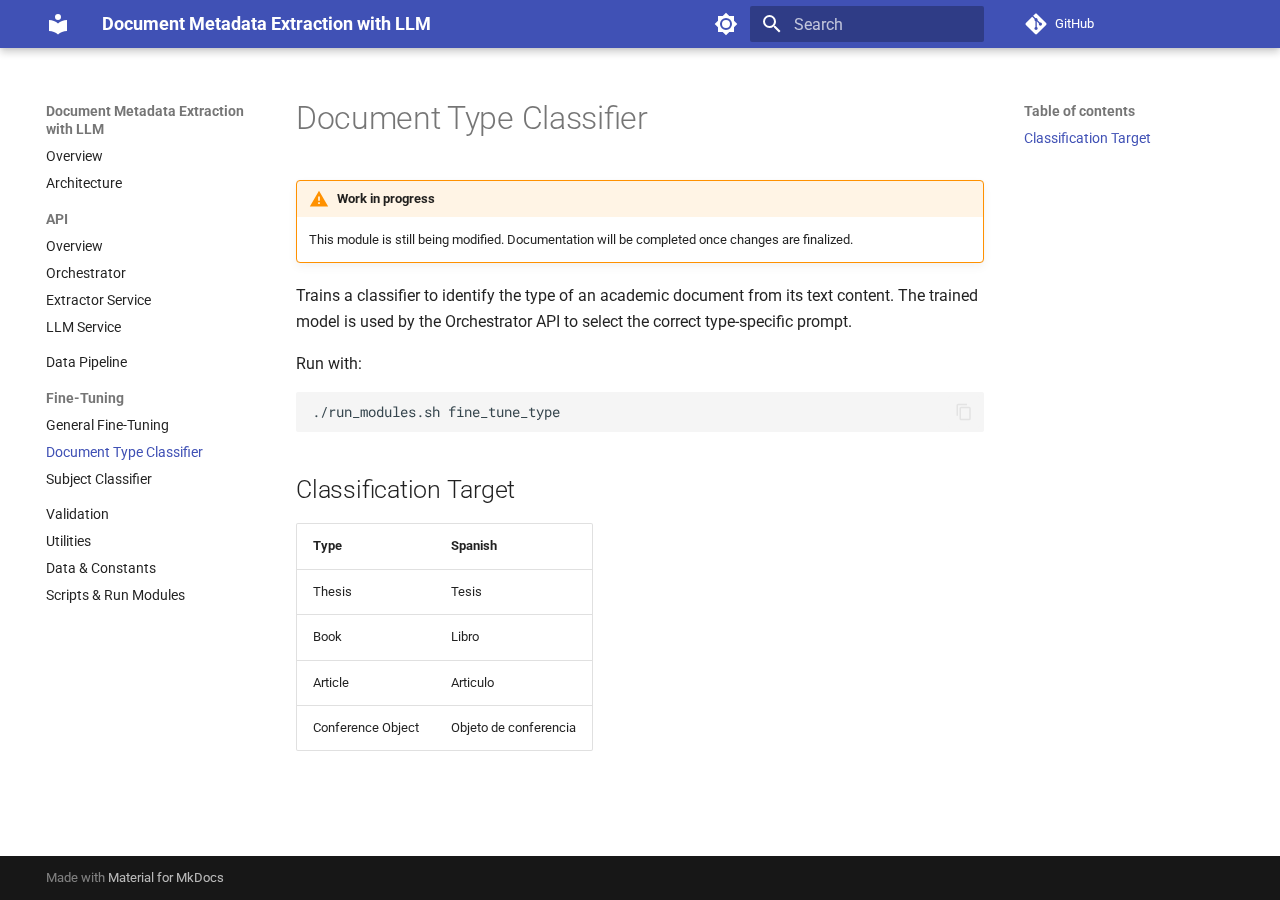
<file: fine_tune_type/index.html>
<!doctype html>
<html lang="en" class="no-js">
  <head>
    
      <meta charset="utf-8">
      <meta name="viewport" content="width=device-width,initial-scale=1">
      
        <meta name="description" content="Automatic extraction of bibliographic metadata from academic documents using fine-tuned language models">
      
      
      
      
        <link rel="prev" href="../fine_tunning/">
      
      
        <link rel="next" href="../fine_tune_subject/">
      
      
        
      
      
      <link rel="icon" href="../assets/images/favicon.png">
      <meta name="generator" content="mkdocs-1.6.1, mkdocs-material-9.7.1">
    
    
      
        <title>Document Type Classifier - Document Metadata Extraction with LLM</title>
      
    
    
      <link rel="stylesheet" href="../assets/stylesheets/main.484c7ddc.min.css">
      
        
        <link rel="stylesheet" href="../assets/stylesheets/palette.ab4e12ef.min.css">
      
      


    
    
      
    
    
      
        
        
        <link rel="preconnect" href="https://fonts.gstatic.com" crossorigin>
        <link rel="stylesheet" href="https://fonts.googleapis.com/css?family=Roboto:300,300i,400,400i,700,700i%7CRoboto+Mono:400,400i,700,700i&display=fallback">
        <style>:root{--md-text-font:"Roboto";--md-code-font:"Roboto Mono"}</style>
      
    
    
    <script>__md_scope=new URL("..",location),__md_hash=e=>[...e].reduce(((e,_)=>(e<<5)-e+_.charCodeAt(0)),0),__md_get=(e,_=localStorage,t=__md_scope)=>JSON.parse(_.getItem(t.pathname+"."+e)),__md_set=(e,_,t=localStorage,a=__md_scope)=>{try{t.setItem(a.pathname+"."+e,JSON.stringify(_))}catch(e){}}</script>
    
      

    
    
  </head>
  
  
    
    
      
    
    
    
    
    <body dir="ltr" data-md-color-scheme="default" data-md-color-primary="indigo" data-md-color-accent="indigo">
  
    
    <input class="md-toggle" data-md-toggle="drawer" type="checkbox" id="__drawer" autocomplete="off">
    <input class="md-toggle" data-md-toggle="search" type="checkbox" id="__search" autocomplete="off">
    <label class="md-overlay" for="__drawer"></label>
    <div data-md-component="skip">
      
        
        <a href="#document-type-classifier" class="md-skip">
          Skip to content
        </a>
      
    </div>
    <div data-md-component="announce">
      
    </div>
    
    
      

  

<header class="md-header md-header--shadow" data-md-component="header">
  <nav class="md-header__inner md-grid" aria-label="Header">
    <a href=".." title="Document Metadata Extraction with LLM" class="md-header__button md-logo" aria-label="Document Metadata Extraction with LLM" data-md-component="logo">
      
  
  <svg xmlns="http://www.w3.org/2000/svg" viewBox="0 0 24 24"><path d="M12 8a3 3 0 0 0 3-3 3 3 0 0 0-3-3 3 3 0 0 0-3 3 3 3 0 0 0 3 3m0 3.54C9.64 9.35 6.5 8 3 8v11c3.5 0 6.64 1.35 9 3.54 2.36-2.19 5.5-3.54 9-3.54V8c-3.5 0-6.64 1.35-9 3.54"/></svg>

    </a>
    <label class="md-header__button md-icon" for="__drawer">
      
      <svg xmlns="http://www.w3.org/2000/svg" viewBox="0 0 24 24"><path d="M3 6h18v2H3zm0 5h18v2H3zm0 5h18v2H3z"/></svg>
    </label>
    <div class="md-header__title" data-md-component="header-title">
      <div class="md-header__ellipsis">
        <div class="md-header__topic">
          <span class="md-ellipsis">
            Document Metadata Extraction with LLM
          </span>
        </div>
        <div class="md-header__topic" data-md-component="header-topic">
          <span class="md-ellipsis">
            
              Document Type Classifier
            
          </span>
        </div>
      </div>
    </div>
    
      
        <form class="md-header__option" data-md-component="palette">
  
    
    
    
    <input class="md-option" data-md-color-media="" data-md-color-scheme="default" data-md-color-primary="indigo" data-md-color-accent="indigo"  aria-label="Switch to dark mode"  type="radio" name="__palette" id="__palette_0">
    
      <label class="md-header__button md-icon" title="Switch to dark mode" for="__palette_1" hidden>
        <svg xmlns="http://www.w3.org/2000/svg" viewBox="0 0 24 24"><path d="M12 8a4 4 0 0 0-4 4 4 4 0 0 0 4 4 4 4 0 0 0 4-4 4 4 0 0 0-4-4m0 10a6 6 0 0 1-6-6 6 6 0 0 1 6-6 6 6 0 0 1 6 6 6 6 0 0 1-6 6m8-9.31V4h-4.69L12 .69 8.69 4H4v4.69L.69 12 4 15.31V20h4.69L12 23.31 15.31 20H20v-4.69L23.31 12z"/></svg>
      </label>
    
  
    
    
    
    <input class="md-option" data-md-color-media="" data-md-color-scheme="slate" data-md-color-primary="indigo" data-md-color-accent="indigo"  aria-label="Switch to light mode"  type="radio" name="__palette" id="__palette_1">
    
      <label class="md-header__button md-icon" title="Switch to light mode" for="__palette_0" hidden>
        <svg xmlns="http://www.w3.org/2000/svg" viewBox="0 0 24 24"><path d="M12 18c-.89 0-1.74-.2-2.5-.55C11.56 16.5 13 14.42 13 12s-1.44-4.5-3.5-5.45C10.26 6.2 11.11 6 12 6a6 6 0 0 1 6 6 6 6 0 0 1-6 6m8-9.31V4h-4.69L12 .69 8.69 4H4v4.69L.69 12 4 15.31V20h4.69L12 23.31 15.31 20H20v-4.69L23.31 12z"/></svg>
      </label>
    
  
</form>
      
    
    
      <script>var palette=__md_get("__palette");if(palette&&palette.color){if("(prefers-color-scheme)"===palette.color.media){var media=matchMedia("(prefers-color-scheme: light)"),input=document.querySelector(media.matches?"[data-md-color-media='(prefers-color-scheme: light)']":"[data-md-color-media='(prefers-color-scheme: dark)']");palette.color.media=input.getAttribute("data-md-color-media"),palette.color.scheme=input.getAttribute("data-md-color-scheme"),palette.color.primary=input.getAttribute("data-md-color-primary"),palette.color.accent=input.getAttribute("data-md-color-accent")}for(var[key,value]of Object.entries(palette.color))document.body.setAttribute("data-md-color-"+key,value)}</script>
    
    
    
      
      
        <label class="md-header__button md-icon" for="__search">
          
          <svg xmlns="http://www.w3.org/2000/svg" viewBox="0 0 24 24"><path d="M9.5 3A6.5 6.5 0 0 1 16 9.5c0 1.61-.59 3.09-1.56 4.23l.27.27h.79l5 5-1.5 1.5-5-5v-.79l-.27-.27A6.52 6.52 0 0 1 9.5 16 6.5 6.5 0 0 1 3 9.5 6.5 6.5 0 0 1 9.5 3m0 2C7 5 5 7 5 9.5S7 14 9.5 14 14 12 14 9.5 12 5 9.5 5"/></svg>
        </label>
        <div class="md-search" data-md-component="search" role="dialog">
  <label class="md-search__overlay" for="__search"></label>
  <div class="md-search__inner" role="search">
    <form class="md-search__form" name="search">
      <input type="text" class="md-search__input" name="query" aria-label="Search" placeholder="Search" autocapitalize="off" autocorrect="off" autocomplete="off" spellcheck="false" data-md-component="search-query" required>
      <label class="md-search__icon md-icon" for="__search">
        
        <svg xmlns="http://www.w3.org/2000/svg" viewBox="0 0 24 24"><path d="M9.5 3A6.5 6.5 0 0 1 16 9.5c0 1.61-.59 3.09-1.56 4.23l.27.27h.79l5 5-1.5 1.5-5-5v-.79l-.27-.27A6.52 6.52 0 0 1 9.5 16 6.5 6.5 0 0 1 3 9.5 6.5 6.5 0 0 1 9.5 3m0 2C7 5 5 7 5 9.5S7 14 9.5 14 14 12 14 9.5 12 5 9.5 5"/></svg>
        
        <svg xmlns="http://www.w3.org/2000/svg" viewBox="0 0 24 24"><path d="M20 11v2H8l5.5 5.5-1.42 1.42L4.16 12l7.92-7.92L13.5 5.5 8 11z"/></svg>
      </label>
      <nav class="md-search__options" aria-label="Search">
        
        <button type="reset" class="md-search__icon md-icon" title="Clear" aria-label="Clear" tabindex="-1">
          
          <svg xmlns="http://www.w3.org/2000/svg" viewBox="0 0 24 24"><path d="M19 6.41 17.59 5 12 10.59 6.41 5 5 6.41 10.59 12 5 17.59 6.41 19 12 13.41 17.59 19 19 17.59 13.41 12z"/></svg>
        </button>
      </nav>
      
    </form>
    <div class="md-search__output">
      <div class="md-search__scrollwrap" tabindex="0" data-md-scrollfix>
        <div class="md-search-result" data-md-component="search-result">
          <div class="md-search-result__meta">
            Initializing search
          </div>
          <ol class="md-search-result__list" role="presentation"></ol>
        </div>
      </div>
    </div>
  </div>
</div>
      
    
    
      <div class="md-header__source">
        <a href="https://github.com/nahuelPanigo/document_extraction_llm" title="Go to repository" class="md-source" data-md-component="source">
  <div class="md-source__icon md-icon">
    
    <svg xmlns="http://www.w3.org/2000/svg" viewBox="0 0 448 512"><!--! Font Awesome Free 7.1.0 by @fontawesome - https://fontawesome.com License - https://fontawesome.com/license/free (Icons: CC BY 4.0, Fonts: SIL OFL 1.1, Code: MIT License) Copyright 2025 Fonticons, Inc.--><path d="M439.6 236.1 244 40.5c-5.4-5.5-12.8-8.5-20.4-8.5s-15 3-20.4 8.4L162.5 81l51.5 51.5c27.1-9.1 52.7 16.8 43.4 43.7l49.7 49.7c34.2-11.8 61.2 31 35.5 56.7-26.5 26.5-70.2-2.9-56-37.3L240.3 199v121.9c25.3 12.5 22.3 41.8 9.1 55-6.4 6.4-15.2 10.1-24.3 10.1s-17.8-3.6-24.3-10.1c-17.6-17.6-11.1-46.9 11.2-56v-123c-20.8-8.5-24.6-30.7-18.6-45L142.6 101 8.5 235.1C3 240.6 0 247.9 0 255.5s3 15 8.5 20.4l195.6 195.7c5.4 5.4 12.7 8.4 20.4 8.4s15-3 20.4-8.4l194.7-194.7c5.4-5.4 8.4-12.8 8.4-20.4s-3-15-8.4-20.4"/></svg>
  </div>
  <div class="md-source__repository">
    GitHub
  </div>
</a>
      </div>
    
  </nav>
  
</header>
    
    <div class="md-container" data-md-component="container">
      
      
        
          
        
      
      <main class="md-main" data-md-component="main">
        <div class="md-main__inner md-grid">
          
            
              
              <div class="md-sidebar md-sidebar--primary" data-md-component="sidebar" data-md-type="navigation" >
                <div class="md-sidebar__scrollwrap">
                  <div class="md-sidebar__inner">
                    



<nav class="md-nav md-nav--primary" aria-label="Navigation" data-md-level="0">
  <label class="md-nav__title" for="__drawer">
    <a href=".." title="Document Metadata Extraction with LLM" class="md-nav__button md-logo" aria-label="Document Metadata Extraction with LLM" data-md-component="logo">
      
  
  <svg xmlns="http://www.w3.org/2000/svg" viewBox="0 0 24 24"><path d="M12 8a3 3 0 0 0 3-3 3 3 0 0 0-3-3 3 3 0 0 0-3 3 3 3 0 0 0 3 3m0 3.54C9.64 9.35 6.5 8 3 8v11c3.5 0 6.64 1.35 9 3.54 2.36-2.19 5.5-3.54 9-3.54V8c-3.5 0-6.64 1.35-9 3.54"/></svg>

    </a>
    Document Metadata Extraction with LLM
  </label>
  
    <div class="md-nav__source">
      <a href="https://github.com/nahuelPanigo/document_extraction_llm" title="Go to repository" class="md-source" data-md-component="source">
  <div class="md-source__icon md-icon">
    
    <svg xmlns="http://www.w3.org/2000/svg" viewBox="0 0 448 512"><!--! Font Awesome Free 7.1.0 by @fontawesome - https://fontawesome.com License - https://fontawesome.com/license/free (Icons: CC BY 4.0, Fonts: SIL OFL 1.1, Code: MIT License) Copyright 2025 Fonticons, Inc.--><path d="M439.6 236.1 244 40.5c-5.4-5.5-12.8-8.5-20.4-8.5s-15 3-20.4 8.4L162.5 81l51.5 51.5c27.1-9.1 52.7 16.8 43.4 43.7l49.7 49.7c34.2-11.8 61.2 31 35.5 56.7-26.5 26.5-70.2-2.9-56-37.3L240.3 199v121.9c25.3 12.5 22.3 41.8 9.1 55-6.4 6.4-15.2 10.1-24.3 10.1s-17.8-3.6-24.3-10.1c-17.6-17.6-11.1-46.9 11.2-56v-123c-20.8-8.5-24.6-30.7-18.6-45L142.6 101 8.5 235.1C3 240.6 0 247.9 0 255.5s3 15 8.5 20.4l195.6 195.7c5.4 5.4 12.7 8.4 20.4 8.4s15-3 20.4-8.4l194.7-194.7c5.4-5.4 8.4-12.8 8.4-20.4s-3-15-8.4-20.4"/></svg>
  </div>
  <div class="md-source__repository">
    GitHub
  </div>
</a>
    </div>
  
  <ul class="md-nav__list" data-md-scrollfix>
    
      
      
  
  
  
  
    <li class="md-nav__item">
      <a href=".." class="md-nav__link">
        
  
  
  <span class="md-ellipsis">
    
  
    Overview
  

    
  </span>
  
  

      </a>
    </li>
  

    
      
      
  
  
  
  
    <li class="md-nav__item">
      <a href="../architecture/" class="md-nav__link">
        
  
  
  <span class="md-ellipsis">
    
  
    Architecture
  

    
  </span>
  
  

      </a>
    </li>
  

    
      
      
  
  
  
  
    
    
    
    
      
        
        
      
    
    
    <li class="md-nav__item md-nav__item--section md-nav__item--nested">
      
        
        
          
        
        <input class="md-nav__toggle md-toggle md-toggle--indeterminate" type="checkbox" id="__nav_3" >
        
          
          <label class="md-nav__link" for="__nav_3" id="__nav_3_label" tabindex="">
            
  
  
  <span class="md-ellipsis">
    
  
    API
  

    
  </span>
  
  

            <span class="md-nav__icon md-icon"></span>
          </label>
        
        <nav class="md-nav" data-md-level="1" aria-labelledby="__nav_3_label" aria-expanded="false">
          <label class="md-nav__title" for="__nav_3">
            <span class="md-nav__icon md-icon"></span>
            
  
    API
  

          </label>
          <ul class="md-nav__list" data-md-scrollfix>
            
              
                
  
  
  
  
    <li class="md-nav__item">
      <a href="../api/" class="md-nav__link">
        
  
  
  <span class="md-ellipsis">
    
  
    Overview
  

    
  </span>
  
  

      </a>
    </li>
  

              
            
              
                
  
  
  
  
    <li class="md-nav__item">
      <a href="../api/orchestrator/" class="md-nav__link">
        
  
  
  <span class="md-ellipsis">
    
  
    Orchestrator
  

    
  </span>
  
  

      </a>
    </li>
  

              
            
              
                
  
  
  
  
    <li class="md-nav__item">
      <a href="../api/extractor/" class="md-nav__link">
        
  
  
  <span class="md-ellipsis">
    
  
    Extractor Service
  

    
  </span>
  
  

      </a>
    </li>
  

              
            
              
                
  
  
  
  
    <li class="md-nav__item">
      <a href="../api/llm_service/" class="md-nav__link">
        
  
  
  <span class="md-ellipsis">
    
  
    LLM Service
  

    
  </span>
  
  

      </a>
    </li>
  

              
            
          </ul>
        </nav>
      
    </li>
  

    
      
      
  
  
  
  
    <li class="md-nav__item">
      <a href="../download_prepare_clean_normalize_sedici_dataset/" class="md-nav__link">
        
  
  
  <span class="md-ellipsis">
    
  
    Data Pipeline
  

    
  </span>
  
  

      </a>
    </li>
  

    
      
      
  
  
    
  
  
  
    
    
    
    
      
        
        
      
    
    
    <li class="md-nav__item md-nav__item--active md-nav__item--section md-nav__item--nested">
      
        
        
        <input class="md-nav__toggle md-toggle " type="checkbox" id="__nav_5" checked>
        
          
          <label class="md-nav__link" for="__nav_5" id="__nav_5_label" tabindex="">
            
  
  
  <span class="md-ellipsis">
    
  
    Fine-Tuning
  

    
  </span>
  
  

            <span class="md-nav__icon md-icon"></span>
          </label>
        
        <nav class="md-nav" data-md-level="1" aria-labelledby="__nav_5_label" aria-expanded="true">
          <label class="md-nav__title" for="__nav_5">
            <span class="md-nav__icon md-icon"></span>
            
  
    Fine-Tuning
  

          </label>
          <ul class="md-nav__list" data-md-scrollfix>
            
              
                
  
  
  
  
    <li class="md-nav__item">
      <a href="../fine_tunning/" class="md-nav__link">
        
  
  
  <span class="md-ellipsis">
    
  
    General Fine-Tuning
  

    
  </span>
  
  

      </a>
    </li>
  

              
            
              
                
  
  
    
  
  
  
    <li class="md-nav__item md-nav__item--active">
      
      <input class="md-nav__toggle md-toggle" type="checkbox" id="__toc">
      
      
        
      
      
        <label class="md-nav__link md-nav__link--active" for="__toc">
          
  
  
  <span class="md-ellipsis">
    
  
    Document Type Classifier
  

    
  </span>
  
  

          <span class="md-nav__icon md-icon"></span>
        </label>
      
      <a href="./" class="md-nav__link md-nav__link--active">
        
  
  
  <span class="md-ellipsis">
    
  
    Document Type Classifier
  

    
  </span>
  
  

      </a>
      
        

<nav class="md-nav md-nav--secondary" aria-label="Table of contents">
  
  
  
    
  
  
    <label class="md-nav__title" for="__toc">
      <span class="md-nav__icon md-icon"></span>
      Table of contents
    </label>
    <ul class="md-nav__list" data-md-component="toc" data-md-scrollfix>
      
        <li class="md-nav__item">
  <a href="#classification-target" class="md-nav__link">
    <span class="md-ellipsis">
      
        Classification Target
      
    </span>
  </a>
  
</li>
      
    </ul>
  
</nav>
      
    </li>
  

              
            
              
                
  
  
  
  
    <li class="md-nav__item">
      <a href="../fine_tune_subject/" class="md-nav__link">
        
  
  
  <span class="md-ellipsis">
    
  
    Subject Classifier
  

    
  </span>
  
  

      </a>
    </li>
  

              
            
          </ul>
        </nav>
      
    </li>
  

    
      
      
  
  
  
  
    <li class="md-nav__item">
      <a href="../validation/" class="md-nav__link">
        
  
  
  <span class="md-ellipsis">
    
  
    Validation
  

    
  </span>
  
  

      </a>
    </li>
  

    
      
      
  
  
  
  
    <li class="md-nav__item">
      <a href="../utils/" class="md-nav__link">
        
  
  
  <span class="md-ellipsis">
    
  
    Utilities
  

    
  </span>
  
  

      </a>
    </li>
  

    
      
      
  
  
  
  
    <li class="md-nav__item">
      <a href="../data/" class="md-nav__link">
        
  
  
  <span class="md-ellipsis">
    
  
    Data & Constants
  

    
  </span>
  
  

      </a>
    </li>
  

    
      
      
  
  
  
  
    <li class="md-nav__item">
      <a href="../scripts/" class="md-nav__link">
        
  
  
  <span class="md-ellipsis">
    
  
    Scripts & Run Modules
  

    
  </span>
  
  

      </a>
    </li>
  

    
  </ul>
</nav>
                  </div>
                </div>
              </div>
            
            
              
              <div class="md-sidebar md-sidebar--secondary" data-md-component="sidebar" data-md-type="toc" >
                <div class="md-sidebar__scrollwrap">
                  <div class="md-sidebar__inner">
                    

<nav class="md-nav md-nav--secondary" aria-label="Table of contents">
  
  
  
    
  
  
    <label class="md-nav__title" for="__toc">
      <span class="md-nav__icon md-icon"></span>
      Table of contents
    </label>
    <ul class="md-nav__list" data-md-component="toc" data-md-scrollfix>
      
        <li class="md-nav__item">
  <a href="#classification-target" class="md-nav__link">
    <span class="md-ellipsis">
      
        Classification Target
      
    </span>
  </a>
  
</li>
      
    </ul>
  
</nav>
                  </div>
                </div>
              </div>
            
          
          
            <div class="md-content" data-md-component="content">
              
              <article class="md-content__inner md-typeset">
                
                  


  
  


<h1 id="document-type-classifier">Document Type Classifier</h1>
<div class="admonition warning">
<p class="admonition-title">Work in progress</p>
<p>This module is still being modified. Documentation will be completed once changes are finalized.</p>
</div>
<p>Trains a classifier to identify the type of an academic document from its text content. The trained model is used by the Orchestrator API to select the correct type-specific prompt.</p>
<p>Run with:</p>
<div class="highlight"><pre><span></span><code><a id="__codelineno-0-1" name="__codelineno-0-1" href="#__codelineno-0-1"></a>./run_modules.sh<span class="w"> </span>fine_tune_type
</code></pre></div>
<h2 id="classification-target">Classification Target</h2>
<table>
<thead>
<tr>
<th>Type</th>
<th>Spanish</th>
</tr>
</thead>
<tbody>
<tr>
<td>Thesis</td>
<td>Tesis</td>
</tr>
<tr>
<td>Book</td>
<td>Libro</td>
</tr>
<tr>
<td>Article</td>
<td>Articulo</td>
</tr>
<tr>
<td>Conference Object</td>
<td>Objeto de conferencia</td>
</tr>
</tbody>
</table>












                
              </article>
            </div>
          
          
<script>var target=document.getElementById(location.hash.slice(1));target&&target.name&&(target.checked=target.name.startsWith("__tabbed_"))</script>
        </div>
        
          <button type="button" class="md-top md-icon" data-md-component="top" hidden>
  
  <svg xmlns="http://www.w3.org/2000/svg" viewBox="0 0 24 24"><path d="M13 20h-2V8l-5.5 5.5-1.42-1.42L12 4.16l7.92 7.92-1.42 1.42L13 8z"/></svg>
  Back to top
</button>
        
      </main>
      
        <footer class="md-footer">
  
  <div class="md-footer-meta md-typeset">
    <div class="md-footer-meta__inner md-grid">
      <div class="md-copyright">
  
  
    Made with
    <a href="https://squidfunk.github.io/mkdocs-material/" target="_blank" rel="noopener">
      Material for MkDocs
    </a>
  
</div>
      
    </div>
  </div>
</footer>
      
    </div>
    <div class="md-dialog" data-md-component="dialog">
      <div class="md-dialog__inner md-typeset"></div>
    </div>
    
    
    
      
      
      <script id="__config" type="application/json">{"annotate": null, "base": "..", "features": ["navigation.sections", "navigation.expand", "navigation.top", "content.code.copy", "search.highlight"], "search": "../assets/javascripts/workers/search.2c215733.min.js", "tags": null, "translations": {"clipboard.copied": "Copied to clipboard", "clipboard.copy": "Copy to clipboard", "search.result.more.one": "1 more on this page", "search.result.more.other": "# more on this page", "search.result.none": "No matching documents", "search.result.one": "1 matching document", "search.result.other": "# matching documents", "search.result.placeholder": "Type to start searching", "search.result.term.missing": "Missing", "select.version": "Select version"}, "version": null}</script>
    
    
      <script src="../assets/javascripts/bundle.79ae519e.min.js"></script>
      
    
  </body>
</html>
</file>
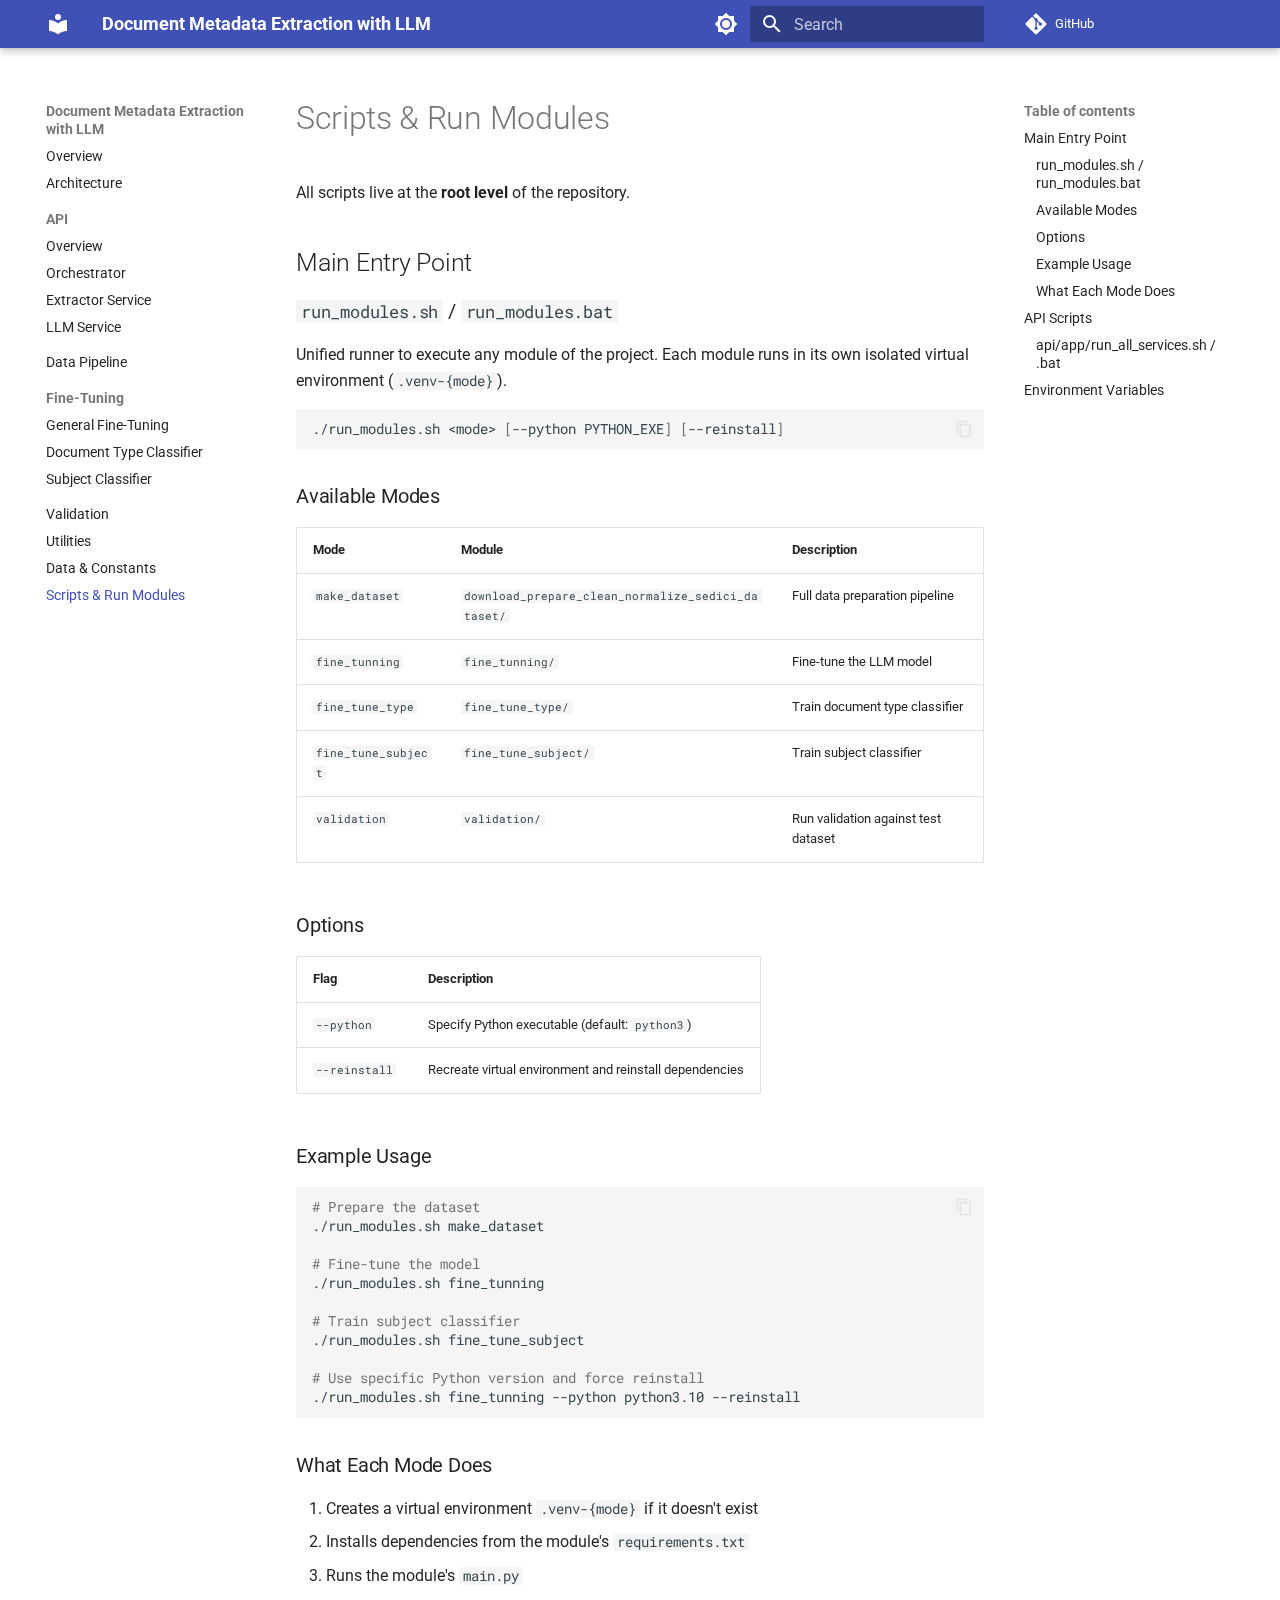
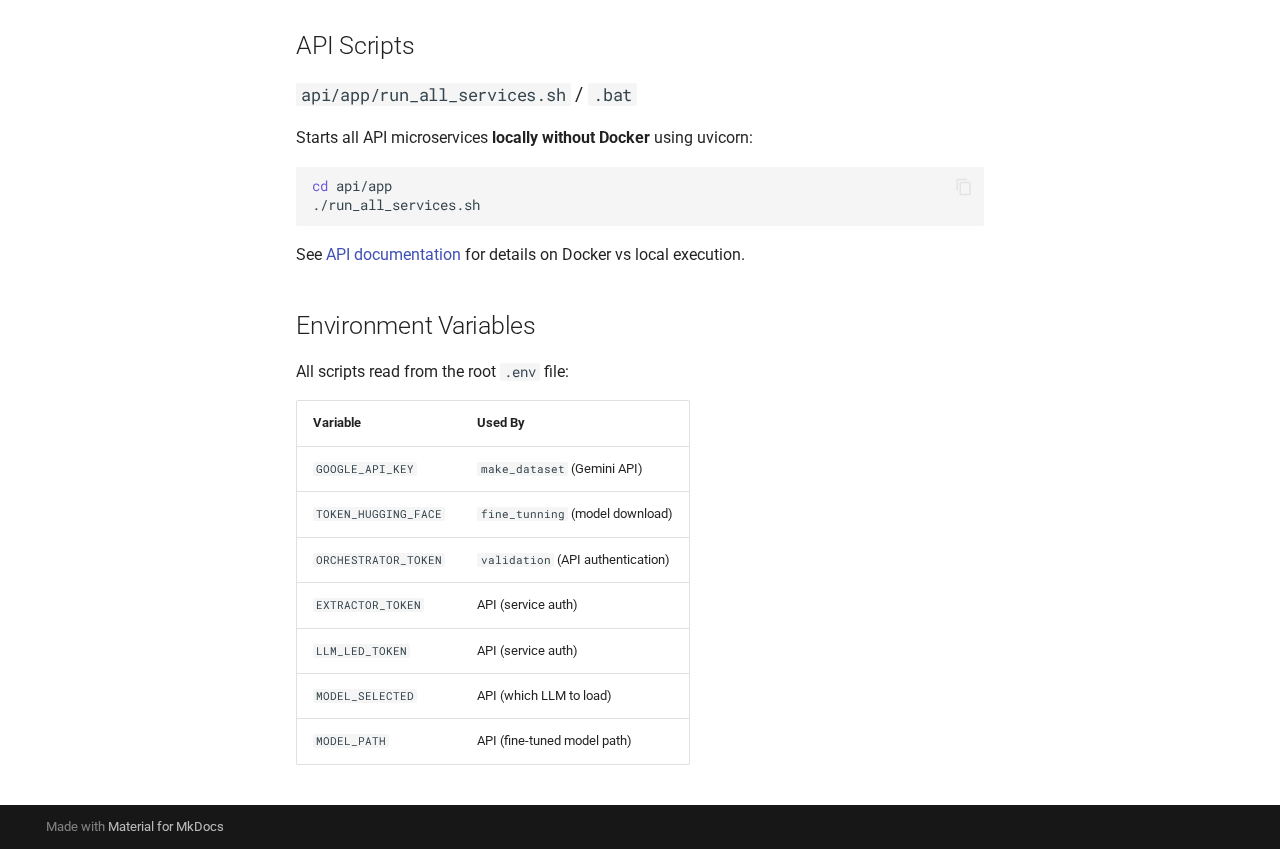
<file: scripts/index.html>
<!doctype html>
<html lang="en" class="no-js">
  <head>
    
      <meta charset="utf-8">
      <meta name="viewport" content="width=device-width,initial-scale=1">
      
        <meta name="description" content="Automatic extraction of bibliographic metadata from academic documents using fine-tuned language models">
      
      
      
      
        <link rel="prev" href="../data/">
      
      
      
        
      
      
      <link rel="icon" href="../assets/images/favicon.png">
      <meta name="generator" content="mkdocs-1.6.1, mkdocs-material-9.7.1">
    
    
      
        <title>Scripts & Run Modules - Document Metadata Extraction with LLM</title>
      
    
    
      <link rel="stylesheet" href="../assets/stylesheets/main.484c7ddc.min.css">
      
        
        <link rel="stylesheet" href="../assets/stylesheets/palette.ab4e12ef.min.css">
      
      


    
    
      
    
    
      
        
        
        <link rel="preconnect" href="https://fonts.gstatic.com" crossorigin>
        <link rel="stylesheet" href="https://fonts.googleapis.com/css?family=Roboto:300,300i,400,400i,700,700i%7CRoboto+Mono:400,400i,700,700i&display=fallback">
        <style>:root{--md-text-font:"Roboto";--md-code-font:"Roboto Mono"}</style>
      
    
    
    <script>__md_scope=new URL("..",location),__md_hash=e=>[...e].reduce(((e,_)=>(e<<5)-e+_.charCodeAt(0)),0),__md_get=(e,_=localStorage,t=__md_scope)=>JSON.parse(_.getItem(t.pathname+"."+e)),__md_set=(e,_,t=localStorage,a=__md_scope)=>{try{t.setItem(a.pathname+"."+e,JSON.stringify(_))}catch(e){}}</script>
    
      

    
    
  </head>
  
  
    
    
      
    
    
    
    
    <body dir="ltr" data-md-color-scheme="default" data-md-color-primary="indigo" data-md-color-accent="indigo">
  
    
    <input class="md-toggle" data-md-toggle="drawer" type="checkbox" id="__drawer" autocomplete="off">
    <input class="md-toggle" data-md-toggle="search" type="checkbox" id="__search" autocomplete="off">
    <label class="md-overlay" for="__drawer"></label>
    <div data-md-component="skip">
      
        
        <a href="#scripts-run-modules" class="md-skip">
          Skip to content
        </a>
      
    </div>
    <div data-md-component="announce">
      
    </div>
    
    
      

  

<header class="md-header md-header--shadow" data-md-component="header">
  <nav class="md-header__inner md-grid" aria-label="Header">
    <a href=".." title="Document Metadata Extraction with LLM" class="md-header__button md-logo" aria-label="Document Metadata Extraction with LLM" data-md-component="logo">
      
  
  <svg xmlns="http://www.w3.org/2000/svg" viewBox="0 0 24 24"><path d="M12 8a3 3 0 0 0 3-3 3 3 0 0 0-3-3 3 3 0 0 0-3 3 3 3 0 0 0 3 3m0 3.54C9.64 9.35 6.5 8 3 8v11c3.5 0 6.64 1.35 9 3.54 2.36-2.19 5.5-3.54 9-3.54V8c-3.5 0-6.64 1.35-9 3.54"/></svg>

    </a>
    <label class="md-header__button md-icon" for="__drawer">
      
      <svg xmlns="http://www.w3.org/2000/svg" viewBox="0 0 24 24"><path d="M3 6h18v2H3zm0 5h18v2H3zm0 5h18v2H3z"/></svg>
    </label>
    <div class="md-header__title" data-md-component="header-title">
      <div class="md-header__ellipsis">
        <div class="md-header__topic">
          <span class="md-ellipsis">
            Document Metadata Extraction with LLM
          </span>
        </div>
        <div class="md-header__topic" data-md-component="header-topic">
          <span class="md-ellipsis">
            
              Scripts & Run Modules
            
          </span>
        </div>
      </div>
    </div>
    
      
        <form class="md-header__option" data-md-component="palette">
  
    
    
    
    <input class="md-option" data-md-color-media="" data-md-color-scheme="default" data-md-color-primary="indigo" data-md-color-accent="indigo"  aria-label="Switch to dark mode"  type="radio" name="__palette" id="__palette_0">
    
      <label class="md-header__button md-icon" title="Switch to dark mode" for="__palette_1" hidden>
        <svg xmlns="http://www.w3.org/2000/svg" viewBox="0 0 24 24"><path d="M12 8a4 4 0 0 0-4 4 4 4 0 0 0 4 4 4 4 0 0 0 4-4 4 4 0 0 0-4-4m0 10a6 6 0 0 1-6-6 6 6 0 0 1 6-6 6 6 0 0 1 6 6 6 6 0 0 1-6 6m8-9.31V4h-4.69L12 .69 8.69 4H4v4.69L.69 12 4 15.31V20h4.69L12 23.31 15.31 20H20v-4.69L23.31 12z"/></svg>
      </label>
    
  
    
    
    
    <input class="md-option" data-md-color-media="" data-md-color-scheme="slate" data-md-color-primary="indigo" data-md-color-accent="indigo"  aria-label="Switch to light mode"  type="radio" name="__palette" id="__palette_1">
    
      <label class="md-header__button md-icon" title="Switch to light mode" for="__palette_0" hidden>
        <svg xmlns="http://www.w3.org/2000/svg" viewBox="0 0 24 24"><path d="M12 18c-.89 0-1.74-.2-2.5-.55C11.56 16.5 13 14.42 13 12s-1.44-4.5-3.5-5.45C10.26 6.2 11.11 6 12 6a6 6 0 0 1 6 6 6 6 0 0 1-6 6m8-9.31V4h-4.69L12 .69 8.69 4H4v4.69L.69 12 4 15.31V20h4.69L12 23.31 15.31 20H20v-4.69L23.31 12z"/></svg>
      </label>
    
  
</form>
      
    
    
      <script>var palette=__md_get("__palette");if(palette&&palette.color){if("(prefers-color-scheme)"===palette.color.media){var media=matchMedia("(prefers-color-scheme: light)"),input=document.querySelector(media.matches?"[data-md-color-media='(prefers-color-scheme: light)']":"[data-md-color-media='(prefers-color-scheme: dark)']");palette.color.media=input.getAttribute("data-md-color-media"),palette.color.scheme=input.getAttribute("data-md-color-scheme"),palette.color.primary=input.getAttribute("data-md-color-primary"),palette.color.accent=input.getAttribute("data-md-color-accent")}for(var[key,value]of Object.entries(palette.color))document.body.setAttribute("data-md-color-"+key,value)}</script>
    
    
    
      
      
        <label class="md-header__button md-icon" for="__search">
          
          <svg xmlns="http://www.w3.org/2000/svg" viewBox="0 0 24 24"><path d="M9.5 3A6.5 6.5 0 0 1 16 9.5c0 1.61-.59 3.09-1.56 4.23l.27.27h.79l5 5-1.5 1.5-5-5v-.79l-.27-.27A6.52 6.52 0 0 1 9.5 16 6.5 6.5 0 0 1 3 9.5 6.5 6.5 0 0 1 9.5 3m0 2C7 5 5 7 5 9.5S7 14 9.5 14 14 12 14 9.5 12 5 9.5 5"/></svg>
        </label>
        <div class="md-search" data-md-component="search" role="dialog">
  <label class="md-search__overlay" for="__search"></label>
  <div class="md-search__inner" role="search">
    <form class="md-search__form" name="search">
      <input type="text" class="md-search__input" name="query" aria-label="Search" placeholder="Search" autocapitalize="off" autocorrect="off" autocomplete="off" spellcheck="false" data-md-component="search-query" required>
      <label class="md-search__icon md-icon" for="__search">
        
        <svg xmlns="http://www.w3.org/2000/svg" viewBox="0 0 24 24"><path d="M9.5 3A6.5 6.5 0 0 1 16 9.5c0 1.61-.59 3.09-1.56 4.23l.27.27h.79l5 5-1.5 1.5-5-5v-.79l-.27-.27A6.52 6.52 0 0 1 9.5 16 6.5 6.5 0 0 1 3 9.5 6.5 6.5 0 0 1 9.5 3m0 2C7 5 5 7 5 9.5S7 14 9.5 14 14 12 14 9.5 12 5 9.5 5"/></svg>
        
        <svg xmlns="http://www.w3.org/2000/svg" viewBox="0 0 24 24"><path d="M20 11v2H8l5.5 5.5-1.42 1.42L4.16 12l7.92-7.92L13.5 5.5 8 11z"/></svg>
      </label>
      <nav class="md-search__options" aria-label="Search">
        
        <button type="reset" class="md-search__icon md-icon" title="Clear" aria-label="Clear" tabindex="-1">
          
          <svg xmlns="http://www.w3.org/2000/svg" viewBox="0 0 24 24"><path d="M19 6.41 17.59 5 12 10.59 6.41 5 5 6.41 10.59 12 5 17.59 6.41 19 12 13.41 17.59 19 19 17.59 13.41 12z"/></svg>
        </button>
      </nav>
      
    </form>
    <div class="md-search__output">
      <div class="md-search__scrollwrap" tabindex="0" data-md-scrollfix>
        <div class="md-search-result" data-md-component="search-result">
          <div class="md-search-result__meta">
            Initializing search
          </div>
          <ol class="md-search-result__list" role="presentation"></ol>
        </div>
      </div>
    </div>
  </div>
</div>
      
    
    
      <div class="md-header__source">
        <a href="https://github.com/nahuelPanigo/document_extraction_llm" title="Go to repository" class="md-source" data-md-component="source">
  <div class="md-source__icon md-icon">
    
    <svg xmlns="http://www.w3.org/2000/svg" viewBox="0 0 448 512"><!--! Font Awesome Free 7.1.0 by @fontawesome - https://fontawesome.com License - https://fontawesome.com/license/free (Icons: CC BY 4.0, Fonts: SIL OFL 1.1, Code: MIT License) Copyright 2025 Fonticons, Inc.--><path d="M439.6 236.1 244 40.5c-5.4-5.5-12.8-8.5-20.4-8.5s-15 3-20.4 8.4L162.5 81l51.5 51.5c27.1-9.1 52.7 16.8 43.4 43.7l49.7 49.7c34.2-11.8 61.2 31 35.5 56.7-26.5 26.5-70.2-2.9-56-37.3L240.3 199v121.9c25.3 12.5 22.3 41.8 9.1 55-6.4 6.4-15.2 10.1-24.3 10.1s-17.8-3.6-24.3-10.1c-17.6-17.6-11.1-46.9 11.2-56v-123c-20.8-8.5-24.6-30.7-18.6-45L142.6 101 8.5 235.1C3 240.6 0 247.9 0 255.5s3 15 8.5 20.4l195.6 195.7c5.4 5.4 12.7 8.4 20.4 8.4s15-3 20.4-8.4l194.7-194.7c5.4-5.4 8.4-12.8 8.4-20.4s-3-15-8.4-20.4"/></svg>
  </div>
  <div class="md-source__repository">
    GitHub
  </div>
</a>
      </div>
    
  </nav>
  
</header>
    
    <div class="md-container" data-md-component="container">
      
      
        
          
        
      
      <main class="md-main" data-md-component="main">
        <div class="md-main__inner md-grid">
          
            
              
              <div class="md-sidebar md-sidebar--primary" data-md-component="sidebar" data-md-type="navigation" >
                <div class="md-sidebar__scrollwrap">
                  <div class="md-sidebar__inner">
                    



<nav class="md-nav md-nav--primary" aria-label="Navigation" data-md-level="0">
  <label class="md-nav__title" for="__drawer">
    <a href=".." title="Document Metadata Extraction with LLM" class="md-nav__button md-logo" aria-label="Document Metadata Extraction with LLM" data-md-component="logo">
      
  
  <svg xmlns="http://www.w3.org/2000/svg" viewBox="0 0 24 24"><path d="M12 8a3 3 0 0 0 3-3 3 3 0 0 0-3-3 3 3 0 0 0-3 3 3 3 0 0 0 3 3m0 3.54C9.64 9.35 6.5 8 3 8v11c3.5 0 6.64 1.35 9 3.54 2.36-2.19 5.5-3.54 9-3.54V8c-3.5 0-6.64 1.35-9 3.54"/></svg>

    </a>
    Document Metadata Extraction with LLM
  </label>
  
    <div class="md-nav__source">
      <a href="https://github.com/nahuelPanigo/document_extraction_llm" title="Go to repository" class="md-source" data-md-component="source">
  <div class="md-source__icon md-icon">
    
    <svg xmlns="http://www.w3.org/2000/svg" viewBox="0 0 448 512"><!--! Font Awesome Free 7.1.0 by @fontawesome - https://fontawesome.com License - https://fontawesome.com/license/free (Icons: CC BY 4.0, Fonts: SIL OFL 1.1, Code: MIT License) Copyright 2025 Fonticons, Inc.--><path d="M439.6 236.1 244 40.5c-5.4-5.5-12.8-8.5-20.4-8.5s-15 3-20.4 8.4L162.5 81l51.5 51.5c27.1-9.1 52.7 16.8 43.4 43.7l49.7 49.7c34.2-11.8 61.2 31 35.5 56.7-26.5 26.5-70.2-2.9-56-37.3L240.3 199v121.9c25.3 12.5 22.3 41.8 9.1 55-6.4 6.4-15.2 10.1-24.3 10.1s-17.8-3.6-24.3-10.1c-17.6-17.6-11.1-46.9 11.2-56v-123c-20.8-8.5-24.6-30.7-18.6-45L142.6 101 8.5 235.1C3 240.6 0 247.9 0 255.5s3 15 8.5 20.4l195.6 195.7c5.4 5.4 12.7 8.4 20.4 8.4s15-3 20.4-8.4l194.7-194.7c5.4-5.4 8.4-12.8 8.4-20.4s-3-15-8.4-20.4"/></svg>
  </div>
  <div class="md-source__repository">
    GitHub
  </div>
</a>
    </div>
  
  <ul class="md-nav__list" data-md-scrollfix>
    
      
      
  
  
  
  
    <li class="md-nav__item">
      <a href=".." class="md-nav__link">
        
  
  
  <span class="md-ellipsis">
    
  
    Overview
  

    
  </span>
  
  

      </a>
    </li>
  

    
      
      
  
  
  
  
    <li class="md-nav__item">
      <a href="../architecture/" class="md-nav__link">
        
  
  
  <span class="md-ellipsis">
    
  
    Architecture
  

    
  </span>
  
  

      </a>
    </li>
  

    
      
      
  
  
  
  
    
    
    
    
      
        
        
      
    
    
    <li class="md-nav__item md-nav__item--section md-nav__item--nested">
      
        
        
          
        
        <input class="md-nav__toggle md-toggle md-toggle--indeterminate" type="checkbox" id="__nav_3" >
        
          
          <label class="md-nav__link" for="__nav_3" id="__nav_3_label" tabindex="">
            
  
  
  <span class="md-ellipsis">
    
  
    API
  

    
  </span>
  
  

            <span class="md-nav__icon md-icon"></span>
          </label>
        
        <nav class="md-nav" data-md-level="1" aria-labelledby="__nav_3_label" aria-expanded="false">
          <label class="md-nav__title" for="__nav_3">
            <span class="md-nav__icon md-icon"></span>
            
  
    API
  

          </label>
          <ul class="md-nav__list" data-md-scrollfix>
            
              
                
  
  
  
  
    <li class="md-nav__item">
      <a href="../api/" class="md-nav__link">
        
  
  
  <span class="md-ellipsis">
    
  
    Overview
  

    
  </span>
  
  

      </a>
    </li>
  

              
            
              
                
  
  
  
  
    <li class="md-nav__item">
      <a href="../api/orchestrator/" class="md-nav__link">
        
  
  
  <span class="md-ellipsis">
    
  
    Orchestrator
  

    
  </span>
  
  

      </a>
    </li>
  

              
            
              
                
  
  
  
  
    <li class="md-nav__item">
      <a href="../api/extractor/" class="md-nav__link">
        
  
  
  <span class="md-ellipsis">
    
  
    Extractor Service
  

    
  </span>
  
  

      </a>
    </li>
  

              
            
              
                
  
  
  
  
    <li class="md-nav__item">
      <a href="../api/llm_service/" class="md-nav__link">
        
  
  
  <span class="md-ellipsis">
    
  
    LLM Service
  

    
  </span>
  
  

      </a>
    </li>
  

              
            
          </ul>
        </nav>
      
    </li>
  

    
      
      
  
  
  
  
    <li class="md-nav__item">
      <a href="../download_prepare_clean_normalize_sedici_dataset/" class="md-nav__link">
        
  
  
  <span class="md-ellipsis">
    
  
    Data Pipeline
  

    
  </span>
  
  

      </a>
    </li>
  

    
      
      
  
  
  
  
    
    
    
    
      
        
        
      
    
    
    <li class="md-nav__item md-nav__item--section md-nav__item--nested">
      
        
        
          
        
        <input class="md-nav__toggle md-toggle md-toggle--indeterminate" type="checkbox" id="__nav_5" >
        
          
          <label class="md-nav__link" for="__nav_5" id="__nav_5_label" tabindex="">
            
  
  
  <span class="md-ellipsis">
    
  
    Fine-Tuning
  

    
  </span>
  
  

            <span class="md-nav__icon md-icon"></span>
          </label>
        
        <nav class="md-nav" data-md-level="1" aria-labelledby="__nav_5_label" aria-expanded="false">
          <label class="md-nav__title" for="__nav_5">
            <span class="md-nav__icon md-icon"></span>
            
  
    Fine-Tuning
  

          </label>
          <ul class="md-nav__list" data-md-scrollfix>
            
              
                
  
  
  
  
    <li class="md-nav__item">
      <a href="../fine_tunning/" class="md-nav__link">
        
  
  
  <span class="md-ellipsis">
    
  
    General Fine-Tuning
  

    
  </span>
  
  

      </a>
    </li>
  

              
            
              
                
  
  
  
  
    <li class="md-nav__item">
      <a href="../fine_tune_type/" class="md-nav__link">
        
  
  
  <span class="md-ellipsis">
    
  
    Document Type Classifier
  

    
  </span>
  
  

      </a>
    </li>
  

              
            
              
                
  
  
  
  
    <li class="md-nav__item">
      <a href="../fine_tune_subject/" class="md-nav__link">
        
  
  
  <span class="md-ellipsis">
    
  
    Subject Classifier
  

    
  </span>
  
  

      </a>
    </li>
  

              
            
          </ul>
        </nav>
      
    </li>
  

    
      
      
  
  
  
  
    <li class="md-nav__item">
      <a href="../validation/" class="md-nav__link">
        
  
  
  <span class="md-ellipsis">
    
  
    Validation
  

    
  </span>
  
  

      </a>
    </li>
  

    
      
      
  
  
  
  
    <li class="md-nav__item">
      <a href="../utils/" class="md-nav__link">
        
  
  
  <span class="md-ellipsis">
    
  
    Utilities
  

    
  </span>
  
  

      </a>
    </li>
  

    
      
      
  
  
  
  
    <li class="md-nav__item">
      <a href="../data/" class="md-nav__link">
        
  
  
  <span class="md-ellipsis">
    
  
    Data & Constants
  

    
  </span>
  
  

      </a>
    </li>
  

    
      
      
  
  
    
  
  
  
    <li class="md-nav__item md-nav__item--active">
      
      <input class="md-nav__toggle md-toggle" type="checkbox" id="__toc">
      
      
        
      
      
        <label class="md-nav__link md-nav__link--active" for="__toc">
          
  
  
  <span class="md-ellipsis">
    
  
    Scripts & Run Modules
  

    
  </span>
  
  

          <span class="md-nav__icon md-icon"></span>
        </label>
      
      <a href="./" class="md-nav__link md-nav__link--active">
        
  
  
  <span class="md-ellipsis">
    
  
    Scripts & Run Modules
  

    
  </span>
  
  

      </a>
      
        

<nav class="md-nav md-nav--secondary" aria-label="Table of contents">
  
  
  
    
  
  
    <label class="md-nav__title" for="__toc">
      <span class="md-nav__icon md-icon"></span>
      Table of contents
    </label>
    <ul class="md-nav__list" data-md-component="toc" data-md-scrollfix>
      
        <li class="md-nav__item">
  <a href="#main-entry-point" class="md-nav__link">
    <span class="md-ellipsis">
      
        Main Entry Point
      
    </span>
  </a>
  
    <nav class="md-nav" aria-label="Main Entry Point">
      <ul class="md-nav__list">
        
          <li class="md-nav__item">
  <a href="#run_modulessh-run_modulesbat" class="md-nav__link">
    <span class="md-ellipsis">
      
        run_modules.sh / run_modules.bat
      
    </span>
  </a>
  
</li>
        
          <li class="md-nav__item">
  <a href="#available-modes" class="md-nav__link">
    <span class="md-ellipsis">
      
        Available Modes
      
    </span>
  </a>
  
</li>
        
          <li class="md-nav__item">
  <a href="#options" class="md-nav__link">
    <span class="md-ellipsis">
      
        Options
      
    </span>
  </a>
  
</li>
        
          <li class="md-nav__item">
  <a href="#example-usage" class="md-nav__link">
    <span class="md-ellipsis">
      
        Example Usage
      
    </span>
  </a>
  
</li>
        
          <li class="md-nav__item">
  <a href="#what-each-mode-does" class="md-nav__link">
    <span class="md-ellipsis">
      
        What Each Mode Does
      
    </span>
  </a>
  
</li>
        
      </ul>
    </nav>
  
</li>
      
        <li class="md-nav__item">
  <a href="#api-scripts" class="md-nav__link">
    <span class="md-ellipsis">
      
        API Scripts
      
    </span>
  </a>
  
    <nav class="md-nav" aria-label="API Scripts">
      <ul class="md-nav__list">
        
          <li class="md-nav__item">
  <a href="#apiapprun_all_servicessh-bat" class="md-nav__link">
    <span class="md-ellipsis">
      
        api/app/run_all_services.sh / .bat
      
    </span>
  </a>
  
</li>
        
      </ul>
    </nav>
  
</li>
      
        <li class="md-nav__item">
  <a href="#environment-variables" class="md-nav__link">
    <span class="md-ellipsis">
      
        Environment Variables
      
    </span>
  </a>
  
</li>
      
    </ul>
  
</nav>
      
    </li>
  

    
  </ul>
</nav>
                  </div>
                </div>
              </div>
            
            
              
              <div class="md-sidebar md-sidebar--secondary" data-md-component="sidebar" data-md-type="toc" >
                <div class="md-sidebar__scrollwrap">
                  <div class="md-sidebar__inner">
                    

<nav class="md-nav md-nav--secondary" aria-label="Table of contents">
  
  
  
    
  
  
    <label class="md-nav__title" for="__toc">
      <span class="md-nav__icon md-icon"></span>
      Table of contents
    </label>
    <ul class="md-nav__list" data-md-component="toc" data-md-scrollfix>
      
        <li class="md-nav__item">
  <a href="#main-entry-point" class="md-nav__link">
    <span class="md-ellipsis">
      
        Main Entry Point
      
    </span>
  </a>
  
    <nav class="md-nav" aria-label="Main Entry Point">
      <ul class="md-nav__list">
        
          <li class="md-nav__item">
  <a href="#run_modulessh-run_modulesbat" class="md-nav__link">
    <span class="md-ellipsis">
      
        run_modules.sh / run_modules.bat
      
    </span>
  </a>
  
</li>
        
          <li class="md-nav__item">
  <a href="#available-modes" class="md-nav__link">
    <span class="md-ellipsis">
      
        Available Modes
      
    </span>
  </a>
  
</li>
        
          <li class="md-nav__item">
  <a href="#options" class="md-nav__link">
    <span class="md-ellipsis">
      
        Options
      
    </span>
  </a>
  
</li>
        
          <li class="md-nav__item">
  <a href="#example-usage" class="md-nav__link">
    <span class="md-ellipsis">
      
        Example Usage
      
    </span>
  </a>
  
</li>
        
          <li class="md-nav__item">
  <a href="#what-each-mode-does" class="md-nav__link">
    <span class="md-ellipsis">
      
        What Each Mode Does
      
    </span>
  </a>
  
</li>
        
      </ul>
    </nav>
  
</li>
      
        <li class="md-nav__item">
  <a href="#api-scripts" class="md-nav__link">
    <span class="md-ellipsis">
      
        API Scripts
      
    </span>
  </a>
  
    <nav class="md-nav" aria-label="API Scripts">
      <ul class="md-nav__list">
        
          <li class="md-nav__item">
  <a href="#apiapprun_all_servicessh-bat" class="md-nav__link">
    <span class="md-ellipsis">
      
        api/app/run_all_services.sh / .bat
      
    </span>
  </a>
  
</li>
        
      </ul>
    </nav>
  
</li>
      
        <li class="md-nav__item">
  <a href="#environment-variables" class="md-nav__link">
    <span class="md-ellipsis">
      
        Environment Variables
      
    </span>
  </a>
  
</li>
      
    </ul>
  
</nav>
                  </div>
                </div>
              </div>
            
          
          
            <div class="md-content" data-md-component="content">
              
              <article class="md-content__inner md-typeset">
                
                  


  
  


<h1 id="scripts-run-modules">Scripts &amp; Run Modules</h1>
<p>All scripts live at the <strong>root level</strong> of the repository.</p>
<h2 id="main-entry-point">Main Entry Point</h2>
<h3 id="run_modulessh-run_modulesbat"><code>run_modules.sh</code> / <code>run_modules.bat</code></h3>
<p>Unified runner to execute any module of the project. Each module runs in its own isolated virtual environment (<code>.venv-{mode}</code>).</p>
<div class="highlight"><pre><span></span><code><a id="__codelineno-0-1" name="__codelineno-0-1" href="#__codelineno-0-1"></a>./run_modules.sh<span class="w"> </span>&lt;mode&gt;<span class="w"> </span><span class="o">[</span>--python<span class="w"> </span>PYTHON_EXE<span class="o">]</span><span class="w"> </span><span class="o">[</span>--reinstall<span class="o">]</span>
</code></pre></div>
<h3 id="available-modes">Available Modes</h3>
<table>
<thead>
<tr>
<th>Mode</th>
<th>Module</th>
<th>Description</th>
</tr>
</thead>
<tbody>
<tr>
<td><code>make_dataset</code></td>
<td><code>download_prepare_clean_normalize_sedici_dataset/</code></td>
<td>Full data preparation pipeline</td>
</tr>
<tr>
<td><code>fine_tunning</code></td>
<td><code>fine_tunning/</code></td>
<td>Fine-tune the LLM model</td>
</tr>
<tr>
<td><code>fine_tune_type</code></td>
<td><code>fine_tune_type/</code></td>
<td>Train document type classifier</td>
</tr>
<tr>
<td><code>fine_tune_subject</code></td>
<td><code>fine_tune_subject/</code></td>
<td>Train subject classifier</td>
</tr>
<tr>
<td><code>validation</code></td>
<td><code>validation/</code></td>
<td>Run validation against test dataset</td>
</tr>
</tbody>
</table>
<h3 id="options">Options</h3>
<table>
<thead>
<tr>
<th>Flag</th>
<th>Description</th>
</tr>
</thead>
<tbody>
<tr>
<td><code>--python</code></td>
<td>Specify Python executable (default: <code>python3</code>)</td>
</tr>
<tr>
<td><code>--reinstall</code></td>
<td>Recreate virtual environment and reinstall dependencies</td>
</tr>
</tbody>
</table>
<h3 id="example-usage">Example Usage</h3>
<div class="highlight"><pre><span></span><code><a id="__codelineno-1-1" name="__codelineno-1-1" href="#__codelineno-1-1"></a><span class="c1"># Prepare the dataset</span>
<a id="__codelineno-1-2" name="__codelineno-1-2" href="#__codelineno-1-2"></a>./run_modules.sh<span class="w"> </span>make_dataset
<a id="__codelineno-1-3" name="__codelineno-1-3" href="#__codelineno-1-3"></a>
<a id="__codelineno-1-4" name="__codelineno-1-4" href="#__codelineno-1-4"></a><span class="c1"># Fine-tune the model</span>
<a id="__codelineno-1-5" name="__codelineno-1-5" href="#__codelineno-1-5"></a>./run_modules.sh<span class="w"> </span>fine_tunning
<a id="__codelineno-1-6" name="__codelineno-1-6" href="#__codelineno-1-6"></a>
<a id="__codelineno-1-7" name="__codelineno-1-7" href="#__codelineno-1-7"></a><span class="c1"># Train subject classifier</span>
<a id="__codelineno-1-8" name="__codelineno-1-8" href="#__codelineno-1-8"></a>./run_modules.sh<span class="w"> </span>fine_tune_subject
<a id="__codelineno-1-9" name="__codelineno-1-9" href="#__codelineno-1-9"></a>
<a id="__codelineno-1-10" name="__codelineno-1-10" href="#__codelineno-1-10"></a><span class="c1"># Use specific Python version and force reinstall</span>
<a id="__codelineno-1-11" name="__codelineno-1-11" href="#__codelineno-1-11"></a>./run_modules.sh<span class="w"> </span>fine_tunning<span class="w"> </span>--python<span class="w"> </span>python3.10<span class="w"> </span>--reinstall
</code></pre></div>
<h3 id="what-each-mode-does">What Each Mode Does</h3>
<ol>
<li>Creates a virtual environment <code>.venv-{mode}</code> if it doesn't exist</li>
<li>Installs dependencies from the module's <code>requirements.txt</code></li>
<li>Runs the module's <code>main.py</code></li>
</ol>
<h2 id="api-scripts">API Scripts</h2>
<h3 id="apiapprun_all_servicessh-bat"><code>api/app/run_all_services.sh</code> / <code>.bat</code></h3>
<p>Starts all API microservices <strong>locally without Docker</strong> using uvicorn:</p>
<div class="highlight"><pre><span></span><code><a id="__codelineno-2-1" name="__codelineno-2-1" href="#__codelineno-2-1"></a><span class="nb">cd</span><span class="w"> </span>api/app
<a id="__codelineno-2-2" name="__codelineno-2-2" href="#__codelineno-2-2"></a>./run_all_services.sh
</code></pre></div>
<p>See <a href="../api/">API documentation</a> for details on Docker vs local execution.</p>
<h2 id="environment-variables">Environment Variables</h2>
<p>All scripts read from the root <code>.env</code> file:</p>
<table>
<thead>
<tr>
<th>Variable</th>
<th>Used By</th>
</tr>
</thead>
<tbody>
<tr>
<td><code>GOOGLE_API_KEY</code></td>
<td><code>make_dataset</code> (Gemini API)</td>
</tr>
<tr>
<td><code>TOKEN_HUGGING_FACE</code></td>
<td><code>fine_tunning</code> (model download)</td>
</tr>
<tr>
<td><code>ORCHESTRATOR_TOKEN</code></td>
<td><code>validation</code> (API authentication)</td>
</tr>
<tr>
<td><code>EXTRACTOR_TOKEN</code></td>
<td>API (service auth)</td>
</tr>
<tr>
<td><code>LLM_LED_TOKEN</code></td>
<td>API (service auth)</td>
</tr>
<tr>
<td><code>MODEL_SELECTED</code></td>
<td>API (which LLM to load)</td>
</tr>
<tr>
<td><code>MODEL_PATH</code></td>
<td>API (fine-tuned model path)</td>
</tr>
</tbody>
</table>












                
              </article>
            </div>
          
          
<script>var target=document.getElementById(location.hash.slice(1));target&&target.name&&(target.checked=target.name.startsWith("__tabbed_"))</script>
        </div>
        
          <button type="button" class="md-top md-icon" data-md-component="top" hidden>
  
  <svg xmlns="http://www.w3.org/2000/svg" viewBox="0 0 24 24"><path d="M13 20h-2V8l-5.5 5.5-1.42-1.42L12 4.16l7.92 7.92-1.42 1.42L13 8z"/></svg>
  Back to top
</button>
        
      </main>
      
        <footer class="md-footer">
  
  <div class="md-footer-meta md-typeset">
    <div class="md-footer-meta__inner md-grid">
      <div class="md-copyright">
  
  
    Made with
    <a href="https://squidfunk.github.io/mkdocs-material/" target="_blank" rel="noopener">
      Material for MkDocs
    </a>
  
</div>
      
    </div>
  </div>
</footer>
      
    </div>
    <div class="md-dialog" data-md-component="dialog">
      <div class="md-dialog__inner md-typeset"></div>
    </div>
    
    
    
      
      
      <script id="__config" type="application/json">{"annotate": null, "base": "..", "features": ["navigation.sections", "navigation.expand", "navigation.top", "content.code.copy", "search.highlight"], "search": "../assets/javascripts/workers/search.2c215733.min.js", "tags": null, "translations": {"clipboard.copied": "Copied to clipboard", "clipboard.copy": "Copy to clipboard", "search.result.more.one": "1 more on this page", "search.result.more.other": "# more on this page", "search.result.none": "No matching documents", "search.result.one": "1 matching document", "search.result.other": "# matching documents", "search.result.placeholder": "Type to start searching", "search.result.term.missing": "Missing", "select.version": "Select version"}, "version": null}</script>
    
    
      <script src="../assets/javascripts/bundle.79ae519e.min.js"></script>
      
    
  </body>
</html>
</file>
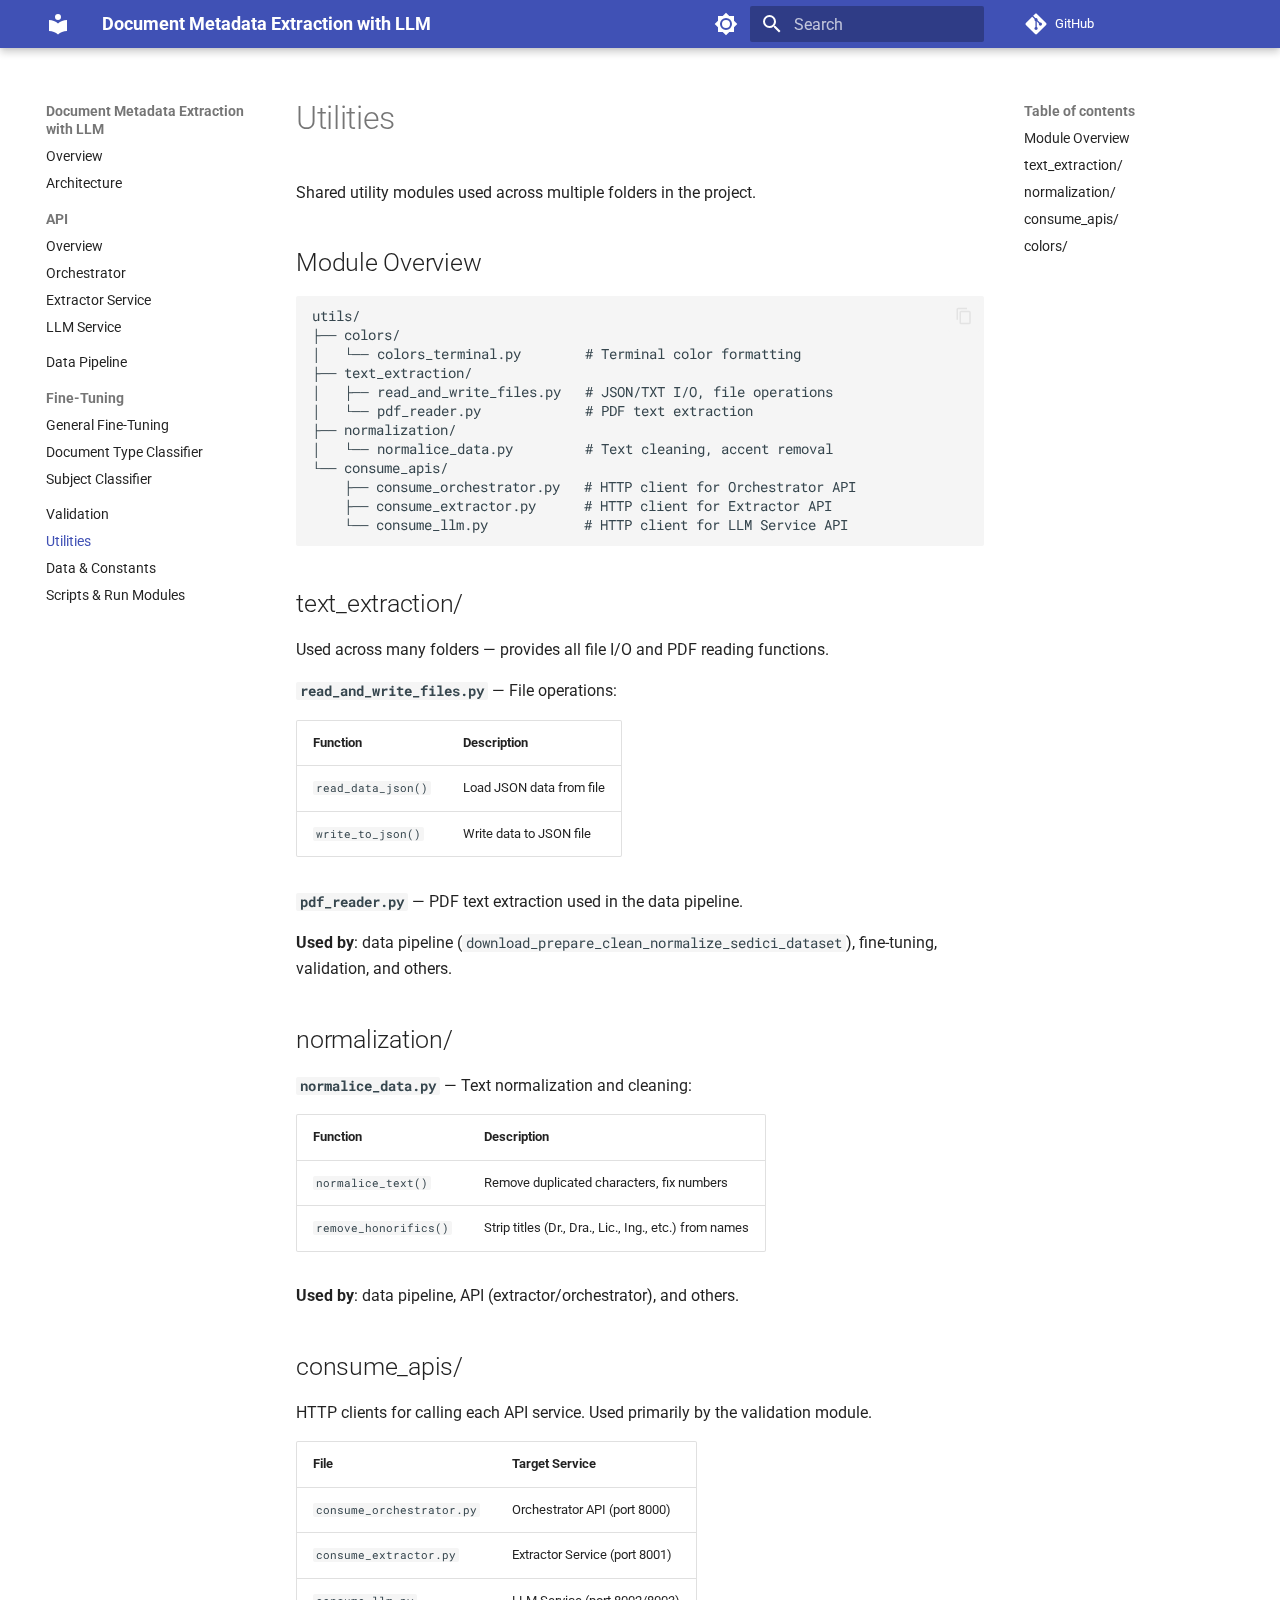
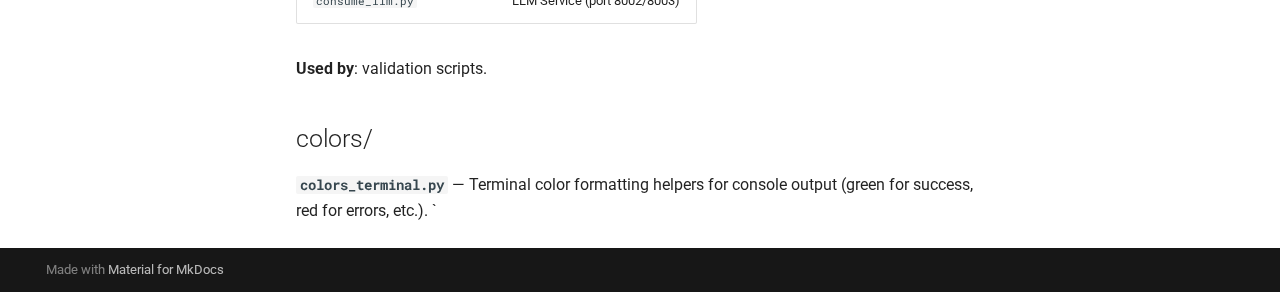
<file: utils/index.html>
<!doctype html>
<html lang="en" class="no-js">
  <head>
    
      <meta charset="utf-8">
      <meta name="viewport" content="width=device-width,initial-scale=1">
      
        <meta name="description" content="Automatic extraction of bibliographic metadata from academic documents using fine-tuned language models">
      
      
      
      
        <link rel="prev" href="../validation/">
      
      
        <link rel="next" href="../data/">
      
      
        
      
      
      <link rel="icon" href="../assets/images/favicon.png">
      <meta name="generator" content="mkdocs-1.6.1, mkdocs-material-9.7.1">
    
    
      
        <title>Utilities - Document Metadata Extraction with LLM</title>
      
    
    
      <link rel="stylesheet" href="../assets/stylesheets/main.484c7ddc.min.css">
      
        
        <link rel="stylesheet" href="../assets/stylesheets/palette.ab4e12ef.min.css">
      
      


    
    
      
    
    
      
        
        
        <link rel="preconnect" href="https://fonts.gstatic.com" crossorigin>
        <link rel="stylesheet" href="https://fonts.googleapis.com/css?family=Roboto:300,300i,400,400i,700,700i%7CRoboto+Mono:400,400i,700,700i&display=fallback">
        <style>:root{--md-text-font:"Roboto";--md-code-font:"Roboto Mono"}</style>
      
    
    
    <script>__md_scope=new URL("..",location),__md_hash=e=>[...e].reduce(((e,_)=>(e<<5)-e+_.charCodeAt(0)),0),__md_get=(e,_=localStorage,t=__md_scope)=>JSON.parse(_.getItem(t.pathname+"."+e)),__md_set=(e,_,t=localStorage,a=__md_scope)=>{try{t.setItem(a.pathname+"."+e,JSON.stringify(_))}catch(e){}}</script>
    
      

    
    
  </head>
  
  
    
    
      
    
    
    
    
    <body dir="ltr" data-md-color-scheme="default" data-md-color-primary="indigo" data-md-color-accent="indigo">
  
    
    <input class="md-toggle" data-md-toggle="drawer" type="checkbox" id="__drawer" autocomplete="off">
    <input class="md-toggle" data-md-toggle="search" type="checkbox" id="__search" autocomplete="off">
    <label class="md-overlay" for="__drawer"></label>
    <div data-md-component="skip">
      
        
        <a href="#utilities" class="md-skip">
          Skip to content
        </a>
      
    </div>
    <div data-md-component="announce">
      
    </div>
    
    
      

  

<header class="md-header md-header--shadow" data-md-component="header">
  <nav class="md-header__inner md-grid" aria-label="Header">
    <a href=".." title="Document Metadata Extraction with LLM" class="md-header__button md-logo" aria-label="Document Metadata Extraction with LLM" data-md-component="logo">
      
  
  <svg xmlns="http://www.w3.org/2000/svg" viewBox="0 0 24 24"><path d="M12 8a3 3 0 0 0 3-3 3 3 0 0 0-3-3 3 3 0 0 0-3 3 3 3 0 0 0 3 3m0 3.54C9.64 9.35 6.5 8 3 8v11c3.5 0 6.64 1.35 9 3.54 2.36-2.19 5.5-3.54 9-3.54V8c-3.5 0-6.64 1.35-9 3.54"/></svg>

    </a>
    <label class="md-header__button md-icon" for="__drawer">
      
      <svg xmlns="http://www.w3.org/2000/svg" viewBox="0 0 24 24"><path d="M3 6h18v2H3zm0 5h18v2H3zm0 5h18v2H3z"/></svg>
    </label>
    <div class="md-header__title" data-md-component="header-title">
      <div class="md-header__ellipsis">
        <div class="md-header__topic">
          <span class="md-ellipsis">
            Document Metadata Extraction with LLM
          </span>
        </div>
        <div class="md-header__topic" data-md-component="header-topic">
          <span class="md-ellipsis">
            
              Utilities
            
          </span>
        </div>
      </div>
    </div>
    
      
        <form class="md-header__option" data-md-component="palette">
  
    
    
    
    <input class="md-option" data-md-color-media="" data-md-color-scheme="default" data-md-color-primary="indigo" data-md-color-accent="indigo"  aria-label="Switch to dark mode"  type="radio" name="__palette" id="__palette_0">
    
      <label class="md-header__button md-icon" title="Switch to dark mode" for="__palette_1" hidden>
        <svg xmlns="http://www.w3.org/2000/svg" viewBox="0 0 24 24"><path d="M12 8a4 4 0 0 0-4 4 4 4 0 0 0 4 4 4 4 0 0 0 4-4 4 4 0 0 0-4-4m0 10a6 6 0 0 1-6-6 6 6 0 0 1 6-6 6 6 0 0 1 6 6 6 6 0 0 1-6 6m8-9.31V4h-4.69L12 .69 8.69 4H4v4.69L.69 12 4 15.31V20h4.69L12 23.31 15.31 20H20v-4.69L23.31 12z"/></svg>
      </label>
    
  
    
    
    
    <input class="md-option" data-md-color-media="" data-md-color-scheme="slate" data-md-color-primary="indigo" data-md-color-accent="indigo"  aria-label="Switch to light mode"  type="radio" name="__palette" id="__palette_1">
    
      <label class="md-header__button md-icon" title="Switch to light mode" for="__palette_0" hidden>
        <svg xmlns="http://www.w3.org/2000/svg" viewBox="0 0 24 24"><path d="M12 18c-.89 0-1.74-.2-2.5-.55C11.56 16.5 13 14.42 13 12s-1.44-4.5-3.5-5.45C10.26 6.2 11.11 6 12 6a6 6 0 0 1 6 6 6 6 0 0 1-6 6m8-9.31V4h-4.69L12 .69 8.69 4H4v4.69L.69 12 4 15.31V20h4.69L12 23.31 15.31 20H20v-4.69L23.31 12z"/></svg>
      </label>
    
  
</form>
      
    
    
      <script>var palette=__md_get("__palette");if(palette&&palette.color){if("(prefers-color-scheme)"===palette.color.media){var media=matchMedia("(prefers-color-scheme: light)"),input=document.querySelector(media.matches?"[data-md-color-media='(prefers-color-scheme: light)']":"[data-md-color-media='(prefers-color-scheme: dark)']");palette.color.media=input.getAttribute("data-md-color-media"),palette.color.scheme=input.getAttribute("data-md-color-scheme"),palette.color.primary=input.getAttribute("data-md-color-primary"),palette.color.accent=input.getAttribute("data-md-color-accent")}for(var[key,value]of Object.entries(palette.color))document.body.setAttribute("data-md-color-"+key,value)}</script>
    
    
    
      
      
        <label class="md-header__button md-icon" for="__search">
          
          <svg xmlns="http://www.w3.org/2000/svg" viewBox="0 0 24 24"><path d="M9.5 3A6.5 6.5 0 0 1 16 9.5c0 1.61-.59 3.09-1.56 4.23l.27.27h.79l5 5-1.5 1.5-5-5v-.79l-.27-.27A6.52 6.52 0 0 1 9.5 16 6.5 6.5 0 0 1 3 9.5 6.5 6.5 0 0 1 9.5 3m0 2C7 5 5 7 5 9.5S7 14 9.5 14 14 12 14 9.5 12 5 9.5 5"/></svg>
        </label>
        <div class="md-search" data-md-component="search" role="dialog">
  <label class="md-search__overlay" for="__search"></label>
  <div class="md-search__inner" role="search">
    <form class="md-search__form" name="search">
      <input type="text" class="md-search__input" name="query" aria-label="Search" placeholder="Search" autocapitalize="off" autocorrect="off" autocomplete="off" spellcheck="false" data-md-component="search-query" required>
      <label class="md-search__icon md-icon" for="__search">
        
        <svg xmlns="http://www.w3.org/2000/svg" viewBox="0 0 24 24"><path d="M9.5 3A6.5 6.5 0 0 1 16 9.5c0 1.61-.59 3.09-1.56 4.23l.27.27h.79l5 5-1.5 1.5-5-5v-.79l-.27-.27A6.52 6.52 0 0 1 9.5 16 6.5 6.5 0 0 1 3 9.5 6.5 6.5 0 0 1 9.5 3m0 2C7 5 5 7 5 9.5S7 14 9.5 14 14 12 14 9.5 12 5 9.5 5"/></svg>
        
        <svg xmlns="http://www.w3.org/2000/svg" viewBox="0 0 24 24"><path d="M20 11v2H8l5.5 5.5-1.42 1.42L4.16 12l7.92-7.92L13.5 5.5 8 11z"/></svg>
      </label>
      <nav class="md-search__options" aria-label="Search">
        
        <button type="reset" class="md-search__icon md-icon" title="Clear" aria-label="Clear" tabindex="-1">
          
          <svg xmlns="http://www.w3.org/2000/svg" viewBox="0 0 24 24"><path d="M19 6.41 17.59 5 12 10.59 6.41 5 5 6.41 10.59 12 5 17.59 6.41 19 12 13.41 17.59 19 19 17.59 13.41 12z"/></svg>
        </button>
      </nav>
      
    </form>
    <div class="md-search__output">
      <div class="md-search__scrollwrap" tabindex="0" data-md-scrollfix>
        <div class="md-search-result" data-md-component="search-result">
          <div class="md-search-result__meta">
            Initializing search
          </div>
          <ol class="md-search-result__list" role="presentation"></ol>
        </div>
      </div>
    </div>
  </div>
</div>
      
    
    
      <div class="md-header__source">
        <a href="https://github.com/nahuelPanigo/document_extraction_llm" title="Go to repository" class="md-source" data-md-component="source">
  <div class="md-source__icon md-icon">
    
    <svg xmlns="http://www.w3.org/2000/svg" viewBox="0 0 448 512"><!--! Font Awesome Free 7.1.0 by @fontawesome - https://fontawesome.com License - https://fontawesome.com/license/free (Icons: CC BY 4.0, Fonts: SIL OFL 1.1, Code: MIT License) Copyright 2025 Fonticons, Inc.--><path d="M439.6 236.1 244 40.5c-5.4-5.5-12.8-8.5-20.4-8.5s-15 3-20.4 8.4L162.5 81l51.5 51.5c27.1-9.1 52.7 16.8 43.4 43.7l49.7 49.7c34.2-11.8 61.2 31 35.5 56.7-26.5 26.5-70.2-2.9-56-37.3L240.3 199v121.9c25.3 12.5 22.3 41.8 9.1 55-6.4 6.4-15.2 10.1-24.3 10.1s-17.8-3.6-24.3-10.1c-17.6-17.6-11.1-46.9 11.2-56v-123c-20.8-8.5-24.6-30.7-18.6-45L142.6 101 8.5 235.1C3 240.6 0 247.9 0 255.5s3 15 8.5 20.4l195.6 195.7c5.4 5.4 12.7 8.4 20.4 8.4s15-3 20.4-8.4l194.7-194.7c5.4-5.4 8.4-12.8 8.4-20.4s-3-15-8.4-20.4"/></svg>
  </div>
  <div class="md-source__repository">
    GitHub
  </div>
</a>
      </div>
    
  </nav>
  
</header>
    
    <div class="md-container" data-md-component="container">
      
      
        
          
        
      
      <main class="md-main" data-md-component="main">
        <div class="md-main__inner md-grid">
          
            
              
              <div class="md-sidebar md-sidebar--primary" data-md-component="sidebar" data-md-type="navigation" >
                <div class="md-sidebar__scrollwrap">
                  <div class="md-sidebar__inner">
                    



<nav class="md-nav md-nav--primary" aria-label="Navigation" data-md-level="0">
  <label class="md-nav__title" for="__drawer">
    <a href=".." title="Document Metadata Extraction with LLM" class="md-nav__button md-logo" aria-label="Document Metadata Extraction with LLM" data-md-component="logo">
      
  
  <svg xmlns="http://www.w3.org/2000/svg" viewBox="0 0 24 24"><path d="M12 8a3 3 0 0 0 3-3 3 3 0 0 0-3-3 3 3 0 0 0-3 3 3 3 0 0 0 3 3m0 3.54C9.64 9.35 6.5 8 3 8v11c3.5 0 6.64 1.35 9 3.54 2.36-2.19 5.5-3.54 9-3.54V8c-3.5 0-6.64 1.35-9 3.54"/></svg>

    </a>
    Document Metadata Extraction with LLM
  </label>
  
    <div class="md-nav__source">
      <a href="https://github.com/nahuelPanigo/document_extraction_llm" title="Go to repository" class="md-source" data-md-component="source">
  <div class="md-source__icon md-icon">
    
    <svg xmlns="http://www.w3.org/2000/svg" viewBox="0 0 448 512"><!--! Font Awesome Free 7.1.0 by @fontawesome - https://fontawesome.com License - https://fontawesome.com/license/free (Icons: CC BY 4.0, Fonts: SIL OFL 1.1, Code: MIT License) Copyright 2025 Fonticons, Inc.--><path d="M439.6 236.1 244 40.5c-5.4-5.5-12.8-8.5-20.4-8.5s-15 3-20.4 8.4L162.5 81l51.5 51.5c27.1-9.1 52.7 16.8 43.4 43.7l49.7 49.7c34.2-11.8 61.2 31 35.5 56.7-26.5 26.5-70.2-2.9-56-37.3L240.3 199v121.9c25.3 12.5 22.3 41.8 9.1 55-6.4 6.4-15.2 10.1-24.3 10.1s-17.8-3.6-24.3-10.1c-17.6-17.6-11.1-46.9 11.2-56v-123c-20.8-8.5-24.6-30.7-18.6-45L142.6 101 8.5 235.1C3 240.6 0 247.9 0 255.5s3 15 8.5 20.4l195.6 195.7c5.4 5.4 12.7 8.4 20.4 8.4s15-3 20.4-8.4l194.7-194.7c5.4-5.4 8.4-12.8 8.4-20.4s-3-15-8.4-20.4"/></svg>
  </div>
  <div class="md-source__repository">
    GitHub
  </div>
</a>
    </div>
  
  <ul class="md-nav__list" data-md-scrollfix>
    
      
      
  
  
  
  
    <li class="md-nav__item">
      <a href=".." class="md-nav__link">
        
  
  
  <span class="md-ellipsis">
    
  
    Overview
  

    
  </span>
  
  

      </a>
    </li>
  

    
      
      
  
  
  
  
    <li class="md-nav__item">
      <a href="../architecture/" class="md-nav__link">
        
  
  
  <span class="md-ellipsis">
    
  
    Architecture
  

    
  </span>
  
  

      </a>
    </li>
  

    
      
      
  
  
  
  
    
    
    
    
      
        
        
      
    
    
    <li class="md-nav__item md-nav__item--section md-nav__item--nested">
      
        
        
          
        
        <input class="md-nav__toggle md-toggle md-toggle--indeterminate" type="checkbox" id="__nav_3" >
        
          
          <label class="md-nav__link" for="__nav_3" id="__nav_3_label" tabindex="">
            
  
  
  <span class="md-ellipsis">
    
  
    API
  

    
  </span>
  
  

            <span class="md-nav__icon md-icon"></span>
          </label>
        
        <nav class="md-nav" data-md-level="1" aria-labelledby="__nav_3_label" aria-expanded="false">
          <label class="md-nav__title" for="__nav_3">
            <span class="md-nav__icon md-icon"></span>
            
  
    API
  

          </label>
          <ul class="md-nav__list" data-md-scrollfix>
            
              
                
  
  
  
  
    <li class="md-nav__item">
      <a href="../api/" class="md-nav__link">
        
  
  
  <span class="md-ellipsis">
    
  
    Overview
  

    
  </span>
  
  

      </a>
    </li>
  

              
            
              
                
  
  
  
  
    <li class="md-nav__item">
      <a href="../api/orchestrator/" class="md-nav__link">
        
  
  
  <span class="md-ellipsis">
    
  
    Orchestrator
  

    
  </span>
  
  

      </a>
    </li>
  

              
            
              
                
  
  
  
  
    <li class="md-nav__item">
      <a href="../api/extractor/" class="md-nav__link">
        
  
  
  <span class="md-ellipsis">
    
  
    Extractor Service
  

    
  </span>
  
  

      </a>
    </li>
  

              
            
              
                
  
  
  
  
    <li class="md-nav__item">
      <a href="../api/llm_service/" class="md-nav__link">
        
  
  
  <span class="md-ellipsis">
    
  
    LLM Service
  

    
  </span>
  
  

      </a>
    </li>
  

              
            
          </ul>
        </nav>
      
    </li>
  

    
      
      
  
  
  
  
    <li class="md-nav__item">
      <a href="../download_prepare_clean_normalize_sedici_dataset/" class="md-nav__link">
        
  
  
  <span class="md-ellipsis">
    
  
    Data Pipeline
  

    
  </span>
  
  

      </a>
    </li>
  

    
      
      
  
  
  
  
    
    
    
    
      
        
        
      
    
    
    <li class="md-nav__item md-nav__item--section md-nav__item--nested">
      
        
        
          
        
        <input class="md-nav__toggle md-toggle md-toggle--indeterminate" type="checkbox" id="__nav_5" >
        
          
          <label class="md-nav__link" for="__nav_5" id="__nav_5_label" tabindex="">
            
  
  
  <span class="md-ellipsis">
    
  
    Fine-Tuning
  

    
  </span>
  
  

            <span class="md-nav__icon md-icon"></span>
          </label>
        
        <nav class="md-nav" data-md-level="1" aria-labelledby="__nav_5_label" aria-expanded="false">
          <label class="md-nav__title" for="__nav_5">
            <span class="md-nav__icon md-icon"></span>
            
  
    Fine-Tuning
  

          </label>
          <ul class="md-nav__list" data-md-scrollfix>
            
              
                
  
  
  
  
    <li class="md-nav__item">
      <a href="../fine_tunning/" class="md-nav__link">
        
  
  
  <span class="md-ellipsis">
    
  
    General Fine-Tuning
  

    
  </span>
  
  

      </a>
    </li>
  

              
            
              
                
  
  
  
  
    <li class="md-nav__item">
      <a href="../fine_tune_type/" class="md-nav__link">
        
  
  
  <span class="md-ellipsis">
    
  
    Document Type Classifier
  

    
  </span>
  
  

      </a>
    </li>
  

              
            
              
                
  
  
  
  
    <li class="md-nav__item">
      <a href="../fine_tune_subject/" class="md-nav__link">
        
  
  
  <span class="md-ellipsis">
    
  
    Subject Classifier
  

    
  </span>
  
  

      </a>
    </li>
  

              
            
          </ul>
        </nav>
      
    </li>
  

    
      
      
  
  
  
  
    <li class="md-nav__item">
      <a href="../validation/" class="md-nav__link">
        
  
  
  <span class="md-ellipsis">
    
  
    Validation
  

    
  </span>
  
  

      </a>
    </li>
  

    
      
      
  
  
    
  
  
  
    <li class="md-nav__item md-nav__item--active">
      
      <input class="md-nav__toggle md-toggle" type="checkbox" id="__toc">
      
      
        
      
      
        <label class="md-nav__link md-nav__link--active" for="__toc">
          
  
  
  <span class="md-ellipsis">
    
  
    Utilities
  

    
  </span>
  
  

          <span class="md-nav__icon md-icon"></span>
        </label>
      
      <a href="./" class="md-nav__link md-nav__link--active">
        
  
  
  <span class="md-ellipsis">
    
  
    Utilities
  

    
  </span>
  
  

      </a>
      
        

<nav class="md-nav md-nav--secondary" aria-label="Table of contents">
  
  
  
    
  
  
    <label class="md-nav__title" for="__toc">
      <span class="md-nav__icon md-icon"></span>
      Table of contents
    </label>
    <ul class="md-nav__list" data-md-component="toc" data-md-scrollfix>
      
        <li class="md-nav__item">
  <a href="#module-overview" class="md-nav__link">
    <span class="md-ellipsis">
      
        Module Overview
      
    </span>
  </a>
  
</li>
      
        <li class="md-nav__item">
  <a href="#text_extraction" class="md-nav__link">
    <span class="md-ellipsis">
      
        text_extraction/
      
    </span>
  </a>
  
</li>
      
        <li class="md-nav__item">
  <a href="#normalization" class="md-nav__link">
    <span class="md-ellipsis">
      
        normalization/
      
    </span>
  </a>
  
</li>
      
        <li class="md-nav__item">
  <a href="#consume_apis" class="md-nav__link">
    <span class="md-ellipsis">
      
        consume_apis/
      
    </span>
  </a>
  
</li>
      
        <li class="md-nav__item">
  <a href="#colors" class="md-nav__link">
    <span class="md-ellipsis">
      
        colors/
      
    </span>
  </a>
  
</li>
      
    </ul>
  
</nav>
      
    </li>
  

    
      
      
  
  
  
  
    <li class="md-nav__item">
      <a href="../data/" class="md-nav__link">
        
  
  
  <span class="md-ellipsis">
    
  
    Data & Constants
  

    
  </span>
  
  

      </a>
    </li>
  

    
      
      
  
  
  
  
    <li class="md-nav__item">
      <a href="../scripts/" class="md-nav__link">
        
  
  
  <span class="md-ellipsis">
    
  
    Scripts & Run Modules
  

    
  </span>
  
  

      </a>
    </li>
  

    
  </ul>
</nav>
                  </div>
                </div>
              </div>
            
            
              
              <div class="md-sidebar md-sidebar--secondary" data-md-component="sidebar" data-md-type="toc" >
                <div class="md-sidebar__scrollwrap">
                  <div class="md-sidebar__inner">
                    

<nav class="md-nav md-nav--secondary" aria-label="Table of contents">
  
  
  
    
  
  
    <label class="md-nav__title" for="__toc">
      <span class="md-nav__icon md-icon"></span>
      Table of contents
    </label>
    <ul class="md-nav__list" data-md-component="toc" data-md-scrollfix>
      
        <li class="md-nav__item">
  <a href="#module-overview" class="md-nav__link">
    <span class="md-ellipsis">
      
        Module Overview
      
    </span>
  </a>
  
</li>
      
        <li class="md-nav__item">
  <a href="#text_extraction" class="md-nav__link">
    <span class="md-ellipsis">
      
        text_extraction/
      
    </span>
  </a>
  
</li>
      
        <li class="md-nav__item">
  <a href="#normalization" class="md-nav__link">
    <span class="md-ellipsis">
      
        normalization/
      
    </span>
  </a>
  
</li>
      
        <li class="md-nav__item">
  <a href="#consume_apis" class="md-nav__link">
    <span class="md-ellipsis">
      
        consume_apis/
      
    </span>
  </a>
  
</li>
      
        <li class="md-nav__item">
  <a href="#colors" class="md-nav__link">
    <span class="md-ellipsis">
      
        colors/
      
    </span>
  </a>
  
</li>
      
    </ul>
  
</nav>
                  </div>
                </div>
              </div>
            
          
          
            <div class="md-content" data-md-component="content">
              
              <article class="md-content__inner md-typeset">
                
                  


  
  


<h1 id="utilities">Utilities</h1>
<p>Shared utility modules used across multiple folders in the project.</p>
<h2 id="module-overview">Module Overview</h2>
<div class="highlight"><pre><span></span><code><a id="__codelineno-0-1" name="__codelineno-0-1" href="#__codelineno-0-1"></a>utils/
<a id="__codelineno-0-2" name="__codelineno-0-2" href="#__codelineno-0-2"></a>├── colors/
<a id="__codelineno-0-3" name="__codelineno-0-3" href="#__codelineno-0-3"></a>│   └── colors_terminal.py        # Terminal color formatting
<a id="__codelineno-0-4" name="__codelineno-0-4" href="#__codelineno-0-4"></a>├── text_extraction/
<a id="__codelineno-0-5" name="__codelineno-0-5" href="#__codelineno-0-5"></a>│   ├── read_and_write_files.py   # JSON/TXT I/O, file operations
<a id="__codelineno-0-6" name="__codelineno-0-6" href="#__codelineno-0-6"></a>│   └── pdf_reader.py             # PDF text extraction
<a id="__codelineno-0-7" name="__codelineno-0-7" href="#__codelineno-0-7"></a>├── normalization/
<a id="__codelineno-0-8" name="__codelineno-0-8" href="#__codelineno-0-8"></a>│   └── normalice_data.py         # Text cleaning, accent removal
<a id="__codelineno-0-9" name="__codelineno-0-9" href="#__codelineno-0-9"></a>└── consume_apis/
<a id="__codelineno-0-10" name="__codelineno-0-10" href="#__codelineno-0-10"></a>    ├── consume_orchestrator.py   # HTTP client for Orchestrator API
<a id="__codelineno-0-11" name="__codelineno-0-11" href="#__codelineno-0-11"></a>    ├── consume_extractor.py      # HTTP client for Extractor API
<a id="__codelineno-0-12" name="__codelineno-0-12" href="#__codelineno-0-12"></a>    └── consume_llm.py            # HTTP client for LLM Service API
</code></pre></div>
<h2 id="text_extraction">text_extraction/</h2>
<p>Used across many folders — provides all file I/O and PDF reading functions.</p>
<p><strong><code>read_and_write_files.py</code></strong> — File operations:</p>
<table>
<thead>
<tr>
<th>Function</th>
<th>Description</th>
</tr>
</thead>
<tbody>
<tr>
<td><code>read_data_json()</code></td>
<td>Load JSON data from file</td>
</tr>
<tr>
<td><code>write_to_json()</code></td>
<td>Write data to JSON file</td>
</tr>
</tbody>
</table>
<p><strong><code>pdf_reader.py</code></strong> — PDF text extraction used in the data pipeline.</p>
<p><strong>Used by</strong>: data pipeline (<code>download_prepare_clean_normalize_sedici_dataset</code>), fine-tuning, validation, and others.</p>
<h2 id="normalization">normalization/</h2>
<p><strong><code>normalice_data.py</code></strong> — Text normalization and cleaning:</p>
<table>
<thead>
<tr>
<th>Function</th>
<th>Description</th>
</tr>
</thead>
<tbody>
<tr>
<td><code>normalice_text()</code></td>
<td>Remove duplicated characters, fix numbers</td>
</tr>
<tr>
<td><code>remove_honorifics()</code></td>
<td>Strip titles (Dr., Dra., Lic., Ing., etc.) from names</td>
</tr>
</tbody>
</table>
<p><strong>Used by</strong>: data pipeline, API (extractor/orchestrator), and others.</p>
<h2 id="consume_apis">consume_apis/</h2>
<p>HTTP clients for calling each API service. Used primarily by the validation module.</p>
<table>
<thead>
<tr>
<th>File</th>
<th>Target Service</th>
</tr>
</thead>
<tbody>
<tr>
<td><code>consume_orchestrator.py</code></td>
<td>Orchestrator API (port 8000)</td>
</tr>
<tr>
<td><code>consume_extractor.py</code></td>
<td>Extractor Service (port 8001)</td>
</tr>
<tr>
<td><code>consume_llm.py</code></td>
<td>LLM Service (port 8002/8003)</td>
</tr>
</tbody>
</table>
<p><strong>Used by</strong>: validation scripts.</p>
<h2 id="colors">colors/</h2>
<p><strong><code>colors_terminal.py</code></strong> — Terminal color formatting helpers for console output (green for success, red for errors, etc.).
`</p>












                
              </article>
            </div>
          
          
<script>var target=document.getElementById(location.hash.slice(1));target&&target.name&&(target.checked=target.name.startsWith("__tabbed_"))</script>
        </div>
        
          <button type="button" class="md-top md-icon" data-md-component="top" hidden>
  
  <svg xmlns="http://www.w3.org/2000/svg" viewBox="0 0 24 24"><path d="M13 20h-2V8l-5.5 5.5-1.42-1.42L12 4.16l7.92 7.92-1.42 1.42L13 8z"/></svg>
  Back to top
</button>
        
      </main>
      
        <footer class="md-footer">
  
  <div class="md-footer-meta md-typeset">
    <div class="md-footer-meta__inner md-grid">
      <div class="md-copyright">
  
  
    Made with
    <a href="https://squidfunk.github.io/mkdocs-material/" target="_blank" rel="noopener">
      Material for MkDocs
    </a>
  
</div>
      
    </div>
  </div>
</footer>
      
    </div>
    <div class="md-dialog" data-md-component="dialog">
      <div class="md-dialog__inner md-typeset"></div>
    </div>
    
    
    
      
      
      <script id="__config" type="application/json">{"annotate": null, "base": "..", "features": ["navigation.sections", "navigation.expand", "navigation.top", "content.code.copy", "search.highlight"], "search": "../assets/javascripts/workers/search.2c215733.min.js", "tags": null, "translations": {"clipboard.copied": "Copied to clipboard", "clipboard.copy": "Copy to clipboard", "search.result.more.one": "1 more on this page", "search.result.more.other": "# more on this page", "search.result.none": "No matching documents", "search.result.one": "1 matching document", "search.result.other": "# matching documents", "search.result.placeholder": "Type to start searching", "search.result.term.missing": "Missing", "select.version": "Select version"}, "version": null}</script>
    
    
      <script src="../assets/javascripts/bundle.79ae519e.min.js"></script>
      
    
  </body>
</html>
</file>
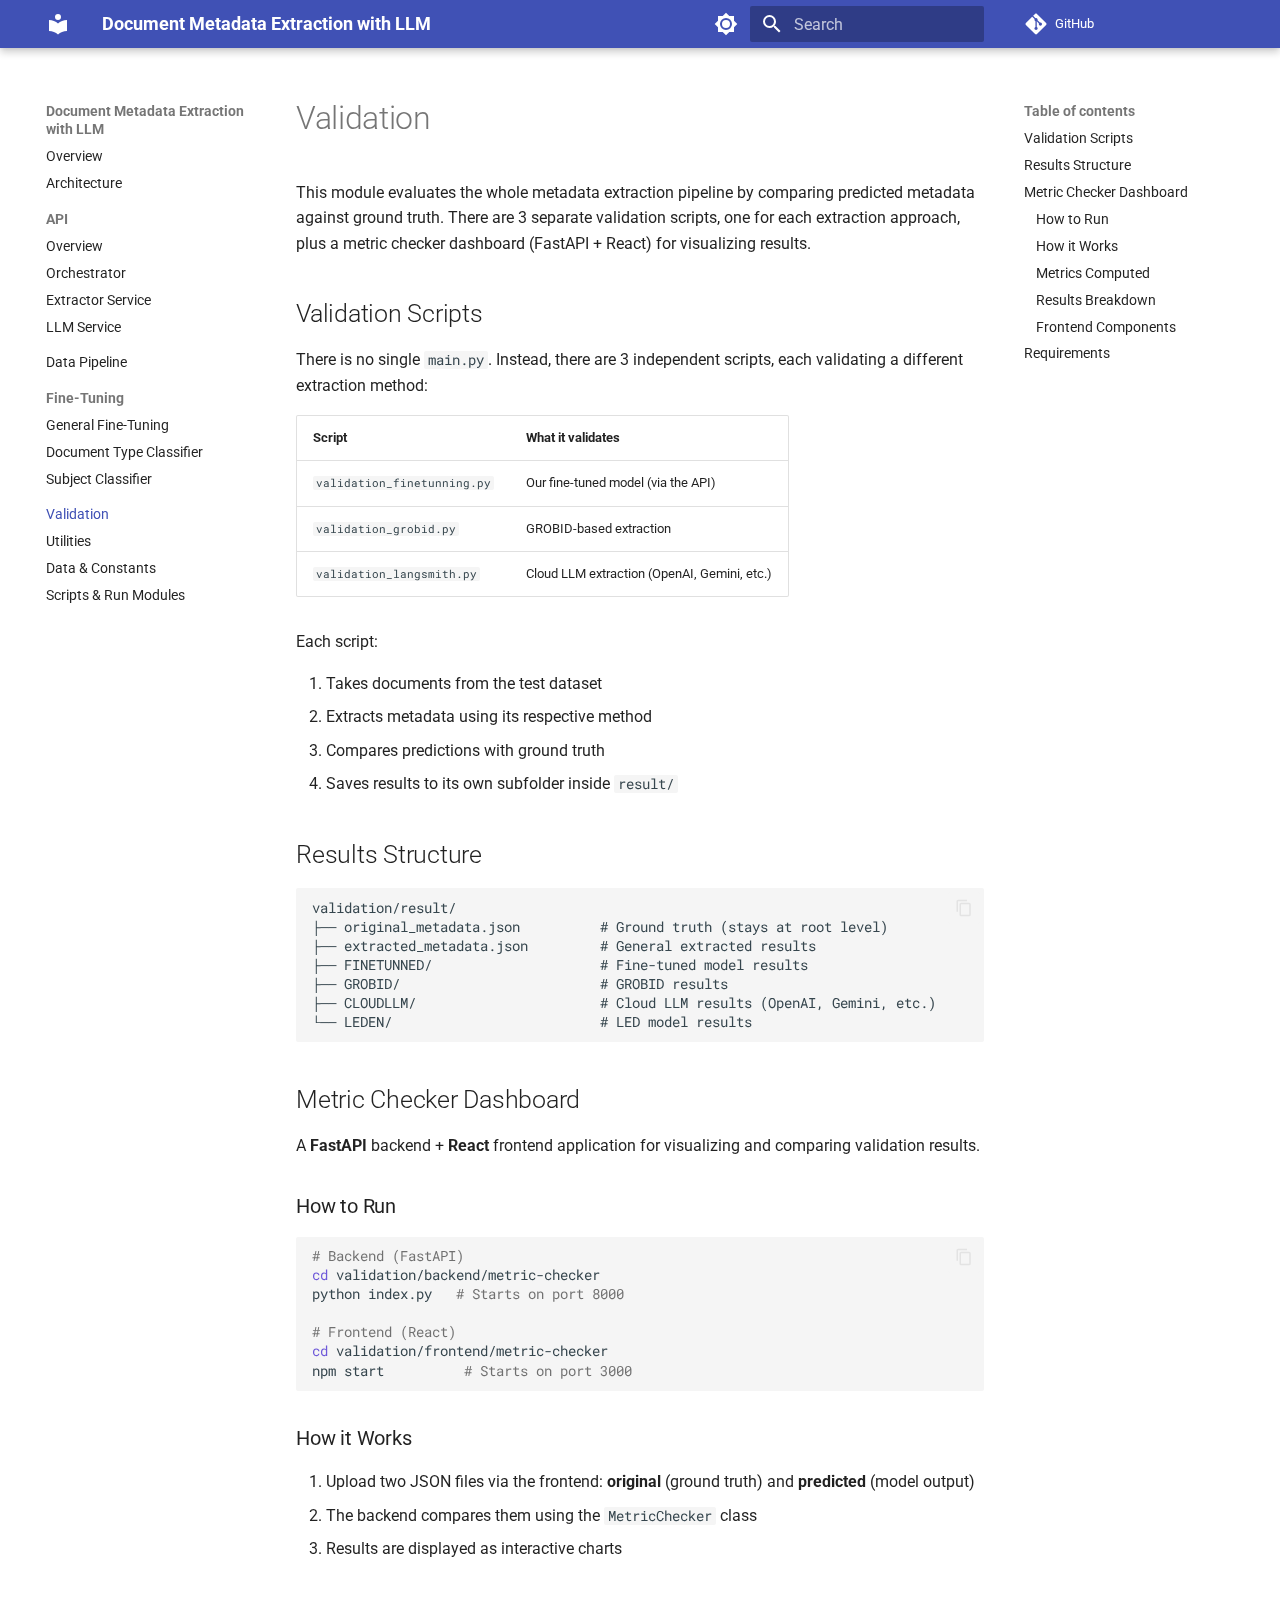
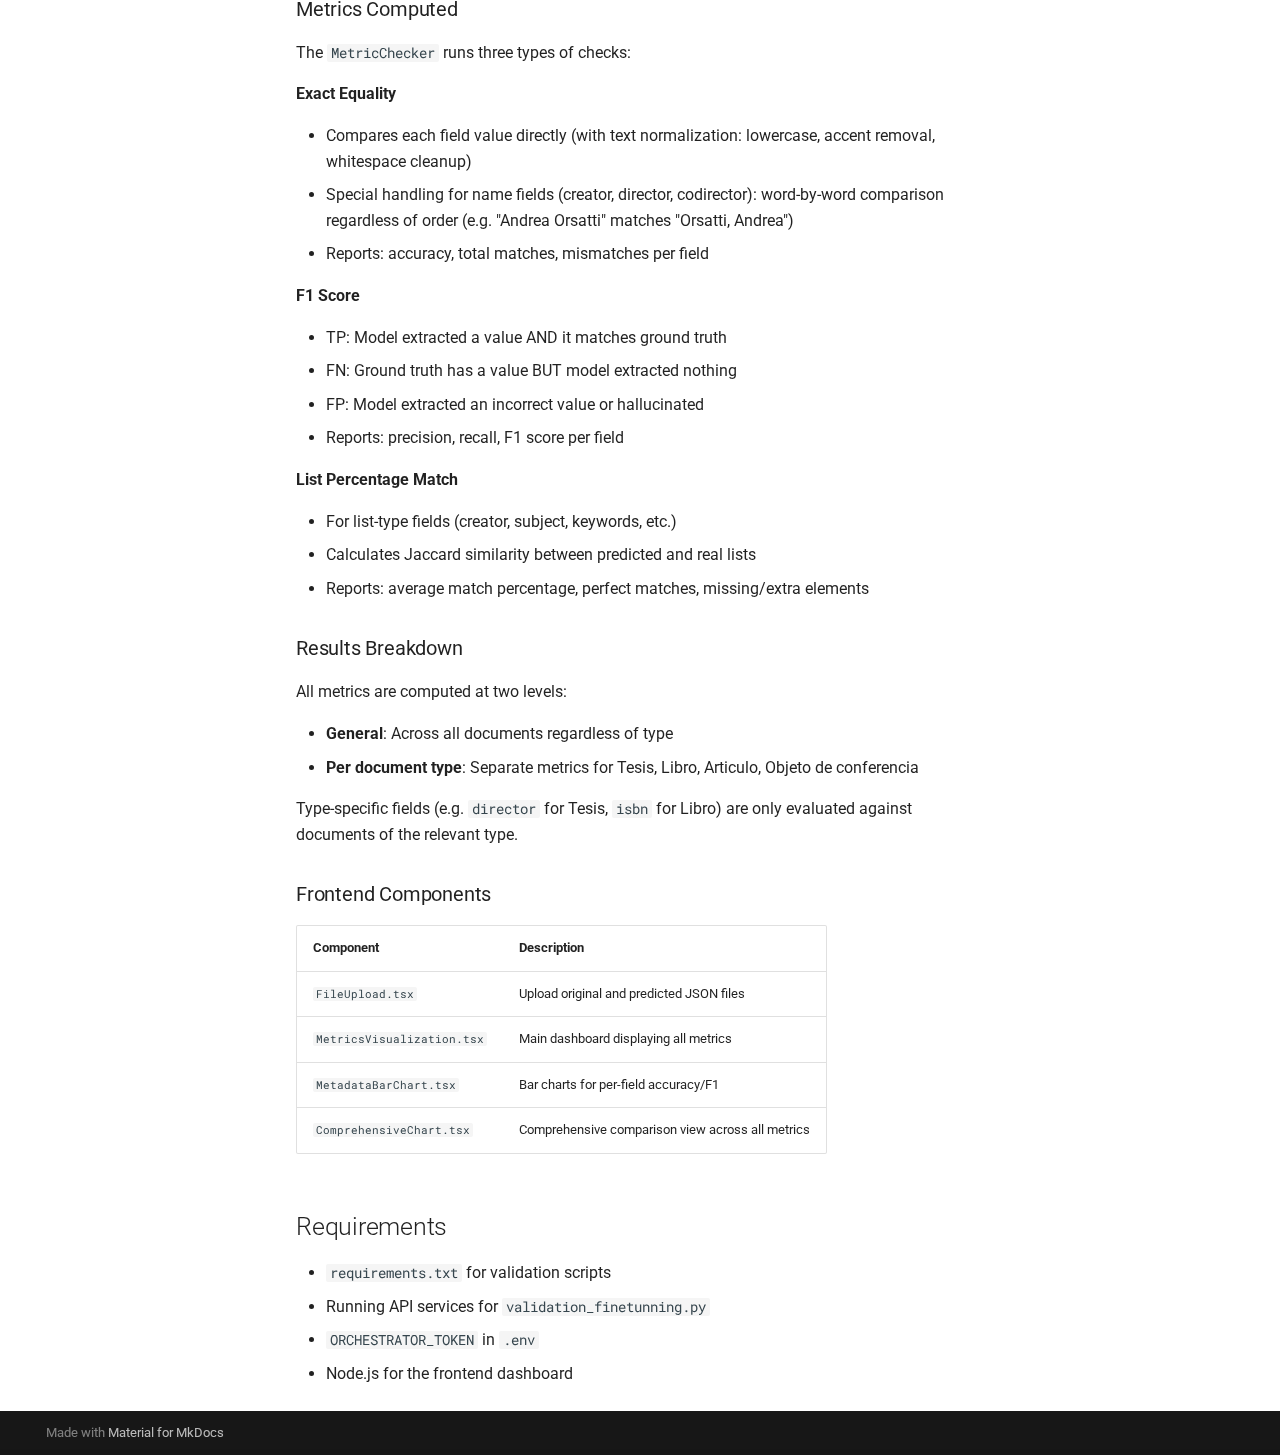
<file: validation/index.html>
<!doctype html>
<html lang="en" class="no-js">
  <head>
    
      <meta charset="utf-8">
      <meta name="viewport" content="width=device-width,initial-scale=1">
      
        <meta name="description" content="Automatic extraction of bibliographic metadata from academic documents using fine-tuned language models">
      
      
      
      
        <link rel="prev" href="../fine_tune_subject/">
      
      
        <link rel="next" href="../utils/">
      
      
        
      
      
      <link rel="icon" href="../assets/images/favicon.png">
      <meta name="generator" content="mkdocs-1.6.1, mkdocs-material-9.7.1">
    
    
      
        <title>Validation - Document Metadata Extraction with LLM</title>
      
    
    
      <link rel="stylesheet" href="../assets/stylesheets/main.484c7ddc.min.css">
      
        
        <link rel="stylesheet" href="../assets/stylesheets/palette.ab4e12ef.min.css">
      
      


    
    
      
    
    
      
        
        
        <link rel="preconnect" href="https://fonts.gstatic.com" crossorigin>
        <link rel="stylesheet" href="https://fonts.googleapis.com/css?family=Roboto:300,300i,400,400i,700,700i%7CRoboto+Mono:400,400i,700,700i&display=fallback">
        <style>:root{--md-text-font:"Roboto";--md-code-font:"Roboto Mono"}</style>
      
    
    
    <script>__md_scope=new URL("..",location),__md_hash=e=>[...e].reduce(((e,_)=>(e<<5)-e+_.charCodeAt(0)),0),__md_get=(e,_=localStorage,t=__md_scope)=>JSON.parse(_.getItem(t.pathname+"."+e)),__md_set=(e,_,t=localStorage,a=__md_scope)=>{try{t.setItem(a.pathname+"."+e,JSON.stringify(_))}catch(e){}}</script>
    
      

    
    
  </head>
  
  
    
    
      
    
    
    
    
    <body dir="ltr" data-md-color-scheme="default" data-md-color-primary="indigo" data-md-color-accent="indigo">
  
    
    <input class="md-toggle" data-md-toggle="drawer" type="checkbox" id="__drawer" autocomplete="off">
    <input class="md-toggle" data-md-toggle="search" type="checkbox" id="__search" autocomplete="off">
    <label class="md-overlay" for="__drawer"></label>
    <div data-md-component="skip">
      
        
        <a href="#validation" class="md-skip">
          Skip to content
        </a>
      
    </div>
    <div data-md-component="announce">
      
    </div>
    
    
      

  

<header class="md-header md-header--shadow" data-md-component="header">
  <nav class="md-header__inner md-grid" aria-label="Header">
    <a href=".." title="Document Metadata Extraction with LLM" class="md-header__button md-logo" aria-label="Document Metadata Extraction with LLM" data-md-component="logo">
      
  
  <svg xmlns="http://www.w3.org/2000/svg" viewBox="0 0 24 24"><path d="M12 8a3 3 0 0 0 3-3 3 3 0 0 0-3-3 3 3 0 0 0-3 3 3 3 0 0 0 3 3m0 3.54C9.64 9.35 6.5 8 3 8v11c3.5 0 6.64 1.35 9 3.54 2.36-2.19 5.5-3.54 9-3.54V8c-3.5 0-6.64 1.35-9 3.54"/></svg>

    </a>
    <label class="md-header__button md-icon" for="__drawer">
      
      <svg xmlns="http://www.w3.org/2000/svg" viewBox="0 0 24 24"><path d="M3 6h18v2H3zm0 5h18v2H3zm0 5h18v2H3z"/></svg>
    </label>
    <div class="md-header__title" data-md-component="header-title">
      <div class="md-header__ellipsis">
        <div class="md-header__topic">
          <span class="md-ellipsis">
            Document Metadata Extraction with LLM
          </span>
        </div>
        <div class="md-header__topic" data-md-component="header-topic">
          <span class="md-ellipsis">
            
              Validation
            
          </span>
        </div>
      </div>
    </div>
    
      
        <form class="md-header__option" data-md-component="palette">
  
    
    
    
    <input class="md-option" data-md-color-media="" data-md-color-scheme="default" data-md-color-primary="indigo" data-md-color-accent="indigo"  aria-label="Switch to dark mode"  type="radio" name="__palette" id="__palette_0">
    
      <label class="md-header__button md-icon" title="Switch to dark mode" for="__palette_1" hidden>
        <svg xmlns="http://www.w3.org/2000/svg" viewBox="0 0 24 24"><path d="M12 8a4 4 0 0 0-4 4 4 4 0 0 0 4 4 4 4 0 0 0 4-4 4 4 0 0 0-4-4m0 10a6 6 0 0 1-6-6 6 6 0 0 1 6-6 6 6 0 0 1 6 6 6 6 0 0 1-6 6m8-9.31V4h-4.69L12 .69 8.69 4H4v4.69L.69 12 4 15.31V20h4.69L12 23.31 15.31 20H20v-4.69L23.31 12z"/></svg>
      </label>
    
  
    
    
    
    <input class="md-option" data-md-color-media="" data-md-color-scheme="slate" data-md-color-primary="indigo" data-md-color-accent="indigo"  aria-label="Switch to light mode"  type="radio" name="__palette" id="__palette_1">
    
      <label class="md-header__button md-icon" title="Switch to light mode" for="__palette_0" hidden>
        <svg xmlns="http://www.w3.org/2000/svg" viewBox="0 0 24 24"><path d="M12 18c-.89 0-1.74-.2-2.5-.55C11.56 16.5 13 14.42 13 12s-1.44-4.5-3.5-5.45C10.26 6.2 11.11 6 12 6a6 6 0 0 1 6 6 6 6 0 0 1-6 6m8-9.31V4h-4.69L12 .69 8.69 4H4v4.69L.69 12 4 15.31V20h4.69L12 23.31 15.31 20H20v-4.69L23.31 12z"/></svg>
      </label>
    
  
</form>
      
    
    
      <script>var palette=__md_get("__palette");if(palette&&palette.color){if("(prefers-color-scheme)"===palette.color.media){var media=matchMedia("(prefers-color-scheme: light)"),input=document.querySelector(media.matches?"[data-md-color-media='(prefers-color-scheme: light)']":"[data-md-color-media='(prefers-color-scheme: dark)']");palette.color.media=input.getAttribute("data-md-color-media"),palette.color.scheme=input.getAttribute("data-md-color-scheme"),palette.color.primary=input.getAttribute("data-md-color-primary"),palette.color.accent=input.getAttribute("data-md-color-accent")}for(var[key,value]of Object.entries(palette.color))document.body.setAttribute("data-md-color-"+key,value)}</script>
    
    
    
      
      
        <label class="md-header__button md-icon" for="__search">
          
          <svg xmlns="http://www.w3.org/2000/svg" viewBox="0 0 24 24"><path d="M9.5 3A6.5 6.5 0 0 1 16 9.5c0 1.61-.59 3.09-1.56 4.23l.27.27h.79l5 5-1.5 1.5-5-5v-.79l-.27-.27A6.52 6.52 0 0 1 9.5 16 6.5 6.5 0 0 1 3 9.5 6.5 6.5 0 0 1 9.5 3m0 2C7 5 5 7 5 9.5S7 14 9.5 14 14 12 14 9.5 12 5 9.5 5"/></svg>
        </label>
        <div class="md-search" data-md-component="search" role="dialog">
  <label class="md-search__overlay" for="__search"></label>
  <div class="md-search__inner" role="search">
    <form class="md-search__form" name="search">
      <input type="text" class="md-search__input" name="query" aria-label="Search" placeholder="Search" autocapitalize="off" autocorrect="off" autocomplete="off" spellcheck="false" data-md-component="search-query" required>
      <label class="md-search__icon md-icon" for="__search">
        
        <svg xmlns="http://www.w3.org/2000/svg" viewBox="0 0 24 24"><path d="M9.5 3A6.5 6.5 0 0 1 16 9.5c0 1.61-.59 3.09-1.56 4.23l.27.27h.79l5 5-1.5 1.5-5-5v-.79l-.27-.27A6.52 6.52 0 0 1 9.5 16 6.5 6.5 0 0 1 3 9.5 6.5 6.5 0 0 1 9.5 3m0 2C7 5 5 7 5 9.5S7 14 9.5 14 14 12 14 9.5 12 5 9.5 5"/></svg>
        
        <svg xmlns="http://www.w3.org/2000/svg" viewBox="0 0 24 24"><path d="M20 11v2H8l5.5 5.5-1.42 1.42L4.16 12l7.92-7.92L13.5 5.5 8 11z"/></svg>
      </label>
      <nav class="md-search__options" aria-label="Search">
        
        <button type="reset" class="md-search__icon md-icon" title="Clear" aria-label="Clear" tabindex="-1">
          
          <svg xmlns="http://www.w3.org/2000/svg" viewBox="0 0 24 24"><path d="M19 6.41 17.59 5 12 10.59 6.41 5 5 6.41 10.59 12 5 17.59 6.41 19 12 13.41 17.59 19 19 17.59 13.41 12z"/></svg>
        </button>
      </nav>
      
    </form>
    <div class="md-search__output">
      <div class="md-search__scrollwrap" tabindex="0" data-md-scrollfix>
        <div class="md-search-result" data-md-component="search-result">
          <div class="md-search-result__meta">
            Initializing search
          </div>
          <ol class="md-search-result__list" role="presentation"></ol>
        </div>
      </div>
    </div>
  </div>
</div>
      
    
    
      <div class="md-header__source">
        <a href="https://github.com/nahuelPanigo/document_extraction_llm" title="Go to repository" class="md-source" data-md-component="source">
  <div class="md-source__icon md-icon">
    
    <svg xmlns="http://www.w3.org/2000/svg" viewBox="0 0 448 512"><!--! Font Awesome Free 7.1.0 by @fontawesome - https://fontawesome.com License - https://fontawesome.com/license/free (Icons: CC BY 4.0, Fonts: SIL OFL 1.1, Code: MIT License) Copyright 2025 Fonticons, Inc.--><path d="M439.6 236.1 244 40.5c-5.4-5.5-12.8-8.5-20.4-8.5s-15 3-20.4 8.4L162.5 81l51.5 51.5c27.1-9.1 52.7 16.8 43.4 43.7l49.7 49.7c34.2-11.8 61.2 31 35.5 56.7-26.5 26.5-70.2-2.9-56-37.3L240.3 199v121.9c25.3 12.5 22.3 41.8 9.1 55-6.4 6.4-15.2 10.1-24.3 10.1s-17.8-3.6-24.3-10.1c-17.6-17.6-11.1-46.9 11.2-56v-123c-20.8-8.5-24.6-30.7-18.6-45L142.6 101 8.5 235.1C3 240.6 0 247.9 0 255.5s3 15 8.5 20.4l195.6 195.7c5.4 5.4 12.7 8.4 20.4 8.4s15-3 20.4-8.4l194.7-194.7c5.4-5.4 8.4-12.8 8.4-20.4s-3-15-8.4-20.4"/></svg>
  </div>
  <div class="md-source__repository">
    GitHub
  </div>
</a>
      </div>
    
  </nav>
  
</header>
    
    <div class="md-container" data-md-component="container">
      
      
        
          
        
      
      <main class="md-main" data-md-component="main">
        <div class="md-main__inner md-grid">
          
            
              
              <div class="md-sidebar md-sidebar--primary" data-md-component="sidebar" data-md-type="navigation" >
                <div class="md-sidebar__scrollwrap">
                  <div class="md-sidebar__inner">
                    



<nav class="md-nav md-nav--primary" aria-label="Navigation" data-md-level="0">
  <label class="md-nav__title" for="__drawer">
    <a href=".." title="Document Metadata Extraction with LLM" class="md-nav__button md-logo" aria-label="Document Metadata Extraction with LLM" data-md-component="logo">
      
  
  <svg xmlns="http://www.w3.org/2000/svg" viewBox="0 0 24 24"><path d="M12 8a3 3 0 0 0 3-3 3 3 0 0 0-3-3 3 3 0 0 0-3 3 3 3 0 0 0 3 3m0 3.54C9.64 9.35 6.5 8 3 8v11c3.5 0 6.64 1.35 9 3.54 2.36-2.19 5.5-3.54 9-3.54V8c-3.5 0-6.64 1.35-9 3.54"/></svg>

    </a>
    Document Metadata Extraction with LLM
  </label>
  
    <div class="md-nav__source">
      <a href="https://github.com/nahuelPanigo/document_extraction_llm" title="Go to repository" class="md-source" data-md-component="source">
  <div class="md-source__icon md-icon">
    
    <svg xmlns="http://www.w3.org/2000/svg" viewBox="0 0 448 512"><!--! Font Awesome Free 7.1.0 by @fontawesome - https://fontawesome.com License - https://fontawesome.com/license/free (Icons: CC BY 4.0, Fonts: SIL OFL 1.1, Code: MIT License) Copyright 2025 Fonticons, Inc.--><path d="M439.6 236.1 244 40.5c-5.4-5.5-12.8-8.5-20.4-8.5s-15 3-20.4 8.4L162.5 81l51.5 51.5c27.1-9.1 52.7 16.8 43.4 43.7l49.7 49.7c34.2-11.8 61.2 31 35.5 56.7-26.5 26.5-70.2-2.9-56-37.3L240.3 199v121.9c25.3 12.5 22.3 41.8 9.1 55-6.4 6.4-15.2 10.1-24.3 10.1s-17.8-3.6-24.3-10.1c-17.6-17.6-11.1-46.9 11.2-56v-123c-20.8-8.5-24.6-30.7-18.6-45L142.6 101 8.5 235.1C3 240.6 0 247.9 0 255.5s3 15 8.5 20.4l195.6 195.7c5.4 5.4 12.7 8.4 20.4 8.4s15-3 20.4-8.4l194.7-194.7c5.4-5.4 8.4-12.8 8.4-20.4s-3-15-8.4-20.4"/></svg>
  </div>
  <div class="md-source__repository">
    GitHub
  </div>
</a>
    </div>
  
  <ul class="md-nav__list" data-md-scrollfix>
    
      
      
  
  
  
  
    <li class="md-nav__item">
      <a href=".." class="md-nav__link">
        
  
  
  <span class="md-ellipsis">
    
  
    Overview
  

    
  </span>
  
  

      </a>
    </li>
  

    
      
      
  
  
  
  
    <li class="md-nav__item">
      <a href="../architecture/" class="md-nav__link">
        
  
  
  <span class="md-ellipsis">
    
  
    Architecture
  

    
  </span>
  
  

      </a>
    </li>
  

    
      
      
  
  
  
  
    
    
    
    
      
        
        
      
    
    
    <li class="md-nav__item md-nav__item--section md-nav__item--nested">
      
        
        
          
        
        <input class="md-nav__toggle md-toggle md-toggle--indeterminate" type="checkbox" id="__nav_3" >
        
          
          <label class="md-nav__link" for="__nav_3" id="__nav_3_label" tabindex="">
            
  
  
  <span class="md-ellipsis">
    
  
    API
  

    
  </span>
  
  

            <span class="md-nav__icon md-icon"></span>
          </label>
        
        <nav class="md-nav" data-md-level="1" aria-labelledby="__nav_3_label" aria-expanded="false">
          <label class="md-nav__title" for="__nav_3">
            <span class="md-nav__icon md-icon"></span>
            
  
    API
  

          </label>
          <ul class="md-nav__list" data-md-scrollfix>
            
              
                
  
  
  
  
    <li class="md-nav__item">
      <a href="../api/" class="md-nav__link">
        
  
  
  <span class="md-ellipsis">
    
  
    Overview
  

    
  </span>
  
  

      </a>
    </li>
  

              
            
              
                
  
  
  
  
    <li class="md-nav__item">
      <a href="../api/orchestrator/" class="md-nav__link">
        
  
  
  <span class="md-ellipsis">
    
  
    Orchestrator
  

    
  </span>
  
  

      </a>
    </li>
  

              
            
              
                
  
  
  
  
    <li class="md-nav__item">
      <a href="../api/extractor/" class="md-nav__link">
        
  
  
  <span class="md-ellipsis">
    
  
    Extractor Service
  

    
  </span>
  
  

      </a>
    </li>
  

              
            
              
                
  
  
  
  
    <li class="md-nav__item">
      <a href="../api/llm_service/" class="md-nav__link">
        
  
  
  <span class="md-ellipsis">
    
  
    LLM Service
  

    
  </span>
  
  

      </a>
    </li>
  

              
            
          </ul>
        </nav>
      
    </li>
  

    
      
      
  
  
  
  
    <li class="md-nav__item">
      <a href="../download_prepare_clean_normalize_sedici_dataset/" class="md-nav__link">
        
  
  
  <span class="md-ellipsis">
    
  
    Data Pipeline
  

    
  </span>
  
  

      </a>
    </li>
  

    
      
      
  
  
  
  
    
    
    
    
      
        
        
      
    
    
    <li class="md-nav__item md-nav__item--section md-nav__item--nested">
      
        
        
          
        
        <input class="md-nav__toggle md-toggle md-toggle--indeterminate" type="checkbox" id="__nav_5" >
        
          
          <label class="md-nav__link" for="__nav_5" id="__nav_5_label" tabindex="">
            
  
  
  <span class="md-ellipsis">
    
  
    Fine-Tuning
  

    
  </span>
  
  

            <span class="md-nav__icon md-icon"></span>
          </label>
        
        <nav class="md-nav" data-md-level="1" aria-labelledby="__nav_5_label" aria-expanded="false">
          <label class="md-nav__title" for="__nav_5">
            <span class="md-nav__icon md-icon"></span>
            
  
    Fine-Tuning
  

          </label>
          <ul class="md-nav__list" data-md-scrollfix>
            
              
                
  
  
  
  
    <li class="md-nav__item">
      <a href="../fine_tunning/" class="md-nav__link">
        
  
  
  <span class="md-ellipsis">
    
  
    General Fine-Tuning
  

    
  </span>
  
  

      </a>
    </li>
  

              
            
              
                
  
  
  
  
    <li class="md-nav__item">
      <a href="../fine_tune_type/" class="md-nav__link">
        
  
  
  <span class="md-ellipsis">
    
  
    Document Type Classifier
  

    
  </span>
  
  

      </a>
    </li>
  

              
            
              
                
  
  
  
  
    <li class="md-nav__item">
      <a href="../fine_tune_subject/" class="md-nav__link">
        
  
  
  <span class="md-ellipsis">
    
  
    Subject Classifier
  

    
  </span>
  
  

      </a>
    </li>
  

              
            
          </ul>
        </nav>
      
    </li>
  

    
      
      
  
  
    
  
  
  
    <li class="md-nav__item md-nav__item--active">
      
      <input class="md-nav__toggle md-toggle" type="checkbox" id="__toc">
      
      
        
      
      
        <label class="md-nav__link md-nav__link--active" for="__toc">
          
  
  
  <span class="md-ellipsis">
    
  
    Validation
  

    
  </span>
  
  

          <span class="md-nav__icon md-icon"></span>
        </label>
      
      <a href="./" class="md-nav__link md-nav__link--active">
        
  
  
  <span class="md-ellipsis">
    
  
    Validation
  

    
  </span>
  
  

      </a>
      
        

<nav class="md-nav md-nav--secondary" aria-label="Table of contents">
  
  
  
    
  
  
    <label class="md-nav__title" for="__toc">
      <span class="md-nav__icon md-icon"></span>
      Table of contents
    </label>
    <ul class="md-nav__list" data-md-component="toc" data-md-scrollfix>
      
        <li class="md-nav__item">
  <a href="#validation-scripts" class="md-nav__link">
    <span class="md-ellipsis">
      
        Validation Scripts
      
    </span>
  </a>
  
</li>
      
        <li class="md-nav__item">
  <a href="#results-structure" class="md-nav__link">
    <span class="md-ellipsis">
      
        Results Structure
      
    </span>
  </a>
  
</li>
      
        <li class="md-nav__item">
  <a href="#metric-checker-dashboard" class="md-nav__link">
    <span class="md-ellipsis">
      
        Metric Checker Dashboard
      
    </span>
  </a>
  
    <nav class="md-nav" aria-label="Metric Checker Dashboard">
      <ul class="md-nav__list">
        
          <li class="md-nav__item">
  <a href="#how-to-run" class="md-nav__link">
    <span class="md-ellipsis">
      
        How to Run
      
    </span>
  </a>
  
</li>
        
          <li class="md-nav__item">
  <a href="#how-it-works" class="md-nav__link">
    <span class="md-ellipsis">
      
        How it Works
      
    </span>
  </a>
  
</li>
        
          <li class="md-nav__item">
  <a href="#metrics-computed" class="md-nav__link">
    <span class="md-ellipsis">
      
        Metrics Computed
      
    </span>
  </a>
  
</li>
        
          <li class="md-nav__item">
  <a href="#results-breakdown" class="md-nav__link">
    <span class="md-ellipsis">
      
        Results Breakdown
      
    </span>
  </a>
  
</li>
        
          <li class="md-nav__item">
  <a href="#frontend-components" class="md-nav__link">
    <span class="md-ellipsis">
      
        Frontend Components
      
    </span>
  </a>
  
</li>
        
      </ul>
    </nav>
  
</li>
      
        <li class="md-nav__item">
  <a href="#requirements" class="md-nav__link">
    <span class="md-ellipsis">
      
        Requirements
      
    </span>
  </a>
  
</li>
      
    </ul>
  
</nav>
      
    </li>
  

    
      
      
  
  
  
  
    <li class="md-nav__item">
      <a href="../utils/" class="md-nav__link">
        
  
  
  <span class="md-ellipsis">
    
  
    Utilities
  

    
  </span>
  
  

      </a>
    </li>
  

    
      
      
  
  
  
  
    <li class="md-nav__item">
      <a href="../data/" class="md-nav__link">
        
  
  
  <span class="md-ellipsis">
    
  
    Data & Constants
  

    
  </span>
  
  

      </a>
    </li>
  

    
      
      
  
  
  
  
    <li class="md-nav__item">
      <a href="../scripts/" class="md-nav__link">
        
  
  
  <span class="md-ellipsis">
    
  
    Scripts & Run Modules
  

    
  </span>
  
  

      </a>
    </li>
  

    
  </ul>
</nav>
                  </div>
                </div>
              </div>
            
            
              
              <div class="md-sidebar md-sidebar--secondary" data-md-component="sidebar" data-md-type="toc" >
                <div class="md-sidebar__scrollwrap">
                  <div class="md-sidebar__inner">
                    

<nav class="md-nav md-nav--secondary" aria-label="Table of contents">
  
  
  
    
  
  
    <label class="md-nav__title" for="__toc">
      <span class="md-nav__icon md-icon"></span>
      Table of contents
    </label>
    <ul class="md-nav__list" data-md-component="toc" data-md-scrollfix>
      
        <li class="md-nav__item">
  <a href="#validation-scripts" class="md-nav__link">
    <span class="md-ellipsis">
      
        Validation Scripts
      
    </span>
  </a>
  
</li>
      
        <li class="md-nav__item">
  <a href="#results-structure" class="md-nav__link">
    <span class="md-ellipsis">
      
        Results Structure
      
    </span>
  </a>
  
</li>
      
        <li class="md-nav__item">
  <a href="#metric-checker-dashboard" class="md-nav__link">
    <span class="md-ellipsis">
      
        Metric Checker Dashboard
      
    </span>
  </a>
  
    <nav class="md-nav" aria-label="Metric Checker Dashboard">
      <ul class="md-nav__list">
        
          <li class="md-nav__item">
  <a href="#how-to-run" class="md-nav__link">
    <span class="md-ellipsis">
      
        How to Run
      
    </span>
  </a>
  
</li>
        
          <li class="md-nav__item">
  <a href="#how-it-works" class="md-nav__link">
    <span class="md-ellipsis">
      
        How it Works
      
    </span>
  </a>
  
</li>
        
          <li class="md-nav__item">
  <a href="#metrics-computed" class="md-nav__link">
    <span class="md-ellipsis">
      
        Metrics Computed
      
    </span>
  </a>
  
</li>
        
          <li class="md-nav__item">
  <a href="#results-breakdown" class="md-nav__link">
    <span class="md-ellipsis">
      
        Results Breakdown
      
    </span>
  </a>
  
</li>
        
          <li class="md-nav__item">
  <a href="#frontend-components" class="md-nav__link">
    <span class="md-ellipsis">
      
        Frontend Components
      
    </span>
  </a>
  
</li>
        
      </ul>
    </nav>
  
</li>
      
        <li class="md-nav__item">
  <a href="#requirements" class="md-nav__link">
    <span class="md-ellipsis">
      
        Requirements
      
    </span>
  </a>
  
</li>
      
    </ul>
  
</nav>
                  </div>
                </div>
              </div>
            
          
          
            <div class="md-content" data-md-component="content">
              
              <article class="md-content__inner md-typeset">
                
                  


  
  


<h1 id="validation">Validation</h1>
<p>This module evaluates the whole metadata extraction pipeline by comparing predicted metadata against ground truth. There are 3 separate validation scripts, one for each extraction approach, plus a metric checker dashboard (FastAPI + React) for visualizing results.</p>
<h2 id="validation-scripts">Validation Scripts</h2>
<p>There is no single <code>main.py</code>. Instead, there are 3 independent scripts, each validating a different extraction method:</p>
<table>
<thead>
<tr>
<th>Script</th>
<th>What it validates</th>
</tr>
</thead>
<tbody>
<tr>
<td><code>validation_finetunning.py</code></td>
<td>Our fine-tuned model (via the API)</td>
</tr>
<tr>
<td><code>validation_grobid.py</code></td>
<td>GROBID-based extraction</td>
</tr>
<tr>
<td><code>validation_langsmith.py</code></td>
<td>Cloud LLM extraction (OpenAI, Gemini, etc.)</td>
</tr>
</tbody>
</table>
<p>Each script:</p>
<ol>
<li>Takes documents from the test dataset</li>
<li>Extracts metadata using its respective method</li>
<li>Compares predictions with ground truth</li>
<li>Saves results to its own subfolder inside <code>result/</code></li>
</ol>
<h2 id="results-structure">Results Structure</h2>
<div class="highlight"><pre><span></span><code><a id="__codelineno-0-1" name="__codelineno-0-1" href="#__codelineno-0-1"></a>validation/result/
<a id="__codelineno-0-2" name="__codelineno-0-2" href="#__codelineno-0-2"></a>├── original_metadata.json          # Ground truth (stays at root level)
<a id="__codelineno-0-3" name="__codelineno-0-3" href="#__codelineno-0-3"></a>├── extracted_metadata.json         # General extracted results
<a id="__codelineno-0-4" name="__codelineno-0-4" href="#__codelineno-0-4"></a>├── FINETUNNED/                     # Fine-tuned model results
<a id="__codelineno-0-5" name="__codelineno-0-5" href="#__codelineno-0-5"></a>├── GROBID/                         # GROBID results
<a id="__codelineno-0-6" name="__codelineno-0-6" href="#__codelineno-0-6"></a>├── CLOUDLLM/                       # Cloud LLM results (OpenAI, Gemini, etc.)
<a id="__codelineno-0-7" name="__codelineno-0-7" href="#__codelineno-0-7"></a>└── LEDEN/                          # LED model results
</code></pre></div>
<h2 id="metric-checker-dashboard">Metric Checker Dashboard</h2>
<p>A <strong>FastAPI</strong> backend + <strong>React</strong> frontend application for visualizing and comparing validation results.</p>
<h3 id="how-to-run">How to Run</h3>
<div class="highlight"><pre><span></span><code><a id="__codelineno-1-1" name="__codelineno-1-1" href="#__codelineno-1-1"></a><span class="c1"># Backend (FastAPI)</span>
<a id="__codelineno-1-2" name="__codelineno-1-2" href="#__codelineno-1-2"></a><span class="nb">cd</span><span class="w"> </span>validation/backend/metric-checker
<a id="__codelineno-1-3" name="__codelineno-1-3" href="#__codelineno-1-3"></a>python<span class="w"> </span>index.py<span class="w">   </span><span class="c1"># Starts on port 8000</span>
<a id="__codelineno-1-4" name="__codelineno-1-4" href="#__codelineno-1-4"></a>
<a id="__codelineno-1-5" name="__codelineno-1-5" href="#__codelineno-1-5"></a><span class="c1"># Frontend (React)</span>
<a id="__codelineno-1-6" name="__codelineno-1-6" href="#__codelineno-1-6"></a><span class="nb">cd</span><span class="w"> </span>validation/frontend/metric-checker
<a id="__codelineno-1-7" name="__codelineno-1-7" href="#__codelineno-1-7"></a>npm<span class="w"> </span>start<span class="w">          </span><span class="c1"># Starts on port 3000</span>
</code></pre></div>
<h3 id="how-it-works">How it Works</h3>
<ol>
<li>Upload two JSON files via the frontend: <strong>original</strong> (ground truth) and <strong>predicted</strong> (model output)</li>
<li>The backend compares them using the <code>MetricChecker</code> class</li>
<li>Results are displayed as interactive charts</li>
</ol>
<h3 id="metrics-computed">Metrics Computed</h3>
<p>The <code>MetricChecker</code> runs three types of checks:</p>
<p><strong>Exact Equality</strong></p>
<ul>
<li>Compares each field value directly (with text normalization: lowercase, accent removal, whitespace cleanup)</li>
<li>Special handling for name fields (creator, director, codirector): word-by-word comparison regardless of order (e.g. "Andrea Orsatti" matches "Orsatti, Andrea")</li>
<li>Reports: accuracy, total matches, mismatches per field</li>
</ul>
<p><strong>F1 Score</strong></p>
<ul>
<li>TP: Model extracted a value AND it matches ground truth</li>
<li>FN: Ground truth has a value BUT model extracted nothing</li>
<li>FP: Model extracted an incorrect value or hallucinated</li>
<li>Reports: precision, recall, F1 score per field</li>
</ul>
<p><strong>List Percentage Match</strong></p>
<ul>
<li>For list-type fields (creator, subject, keywords, etc.)</li>
<li>Calculates Jaccard similarity between predicted and real lists</li>
<li>Reports: average match percentage, perfect matches, missing/extra elements</li>
</ul>
<h3 id="results-breakdown">Results Breakdown</h3>
<p>All metrics are computed at two levels:</p>
<ul>
<li><strong>General</strong>: Across all documents regardless of type</li>
<li><strong>Per document type</strong>: Separate metrics for Tesis, Libro, Articulo, Objeto de conferencia</li>
</ul>
<p>Type-specific fields (e.g. <code>director</code> for Tesis, <code>isbn</code> for Libro) are only evaluated against documents of the relevant type.</p>
<h3 id="frontend-components">Frontend Components</h3>
<table>
<thead>
<tr>
<th>Component</th>
<th>Description</th>
</tr>
</thead>
<tbody>
<tr>
<td><code>FileUpload.tsx</code></td>
<td>Upload original and predicted JSON files</td>
</tr>
<tr>
<td><code>MetricsVisualization.tsx</code></td>
<td>Main dashboard displaying all metrics</td>
</tr>
<tr>
<td><code>MetadataBarChart.tsx</code></td>
<td>Bar charts for per-field accuracy/F1</td>
</tr>
<tr>
<td><code>ComprehensiveChart.tsx</code></td>
<td>Comprehensive comparison view across all metrics</td>
</tr>
</tbody>
</table>
<h2 id="requirements">Requirements</h2>
<ul>
<li><code>requirements.txt</code> for validation scripts</li>
<li>Running API services for <code>validation_finetunning.py</code></li>
<li><code>ORCHESTRATOR_TOKEN</code> in <code>.env</code></li>
<li>Node.js for the frontend dashboard</li>
</ul>












                
              </article>
            </div>
          
          
<script>var target=document.getElementById(location.hash.slice(1));target&&target.name&&(target.checked=target.name.startsWith("__tabbed_"))</script>
        </div>
        
          <button type="button" class="md-top md-icon" data-md-component="top" hidden>
  
  <svg xmlns="http://www.w3.org/2000/svg" viewBox="0 0 24 24"><path d="M13 20h-2V8l-5.5 5.5-1.42-1.42L12 4.16l7.92 7.92-1.42 1.42L13 8z"/></svg>
  Back to top
</button>
        
      </main>
      
        <footer class="md-footer">
  
  <div class="md-footer-meta md-typeset">
    <div class="md-footer-meta__inner md-grid">
      <div class="md-copyright">
  
  
    Made with
    <a href="https://squidfunk.github.io/mkdocs-material/" target="_blank" rel="noopener">
      Material for MkDocs
    </a>
  
</div>
      
    </div>
  </div>
</footer>
      
    </div>
    <div class="md-dialog" data-md-component="dialog">
      <div class="md-dialog__inner md-typeset"></div>
    </div>
    
    
    
      
      
      <script id="__config" type="application/json">{"annotate": null, "base": "..", "features": ["navigation.sections", "navigation.expand", "navigation.top", "content.code.copy", "search.highlight"], "search": "../assets/javascripts/workers/search.2c215733.min.js", "tags": null, "translations": {"clipboard.copied": "Copied to clipboard", "clipboard.copy": "Copy to clipboard", "search.result.more.one": "1 more on this page", "search.result.more.other": "# more on this page", "search.result.none": "No matching documents", "search.result.one": "1 matching document", "search.result.other": "# matching documents", "search.result.placeholder": "Type to start searching", "search.result.term.missing": "Missing", "select.version": "Select version"}, "version": null}</script>
    
    
      <script src="../assets/javascripts/bundle.79ae519e.min.js"></script>
      
    
  </body>
</html>
</file>
<file: assets/stylesheets/main.484c7ddc.min.css>
@charset "UTF-8";html{-webkit-text-size-adjust:none;-moz-text-size-adjust:none;text-size-adjust:none;box-sizing:border-box}*,:after,:before{box-sizing:inherit}@media (prefers-reduced-motion){*,:after,:before{transition:none!important}}body{margin:0}a,button,input,label{-webkit-tap-highlight-color:transparent}a{color:inherit;text-decoration:none}hr{border:0;box-sizing:initial;display:block;height:.05rem;overflow:visible;padding:0}small{font-size:80%}sub,sup{line-height:1em}img{border-style:none}table{border-collapse:initial;border-spacing:0}td,th{font-weight:400;vertical-align:top}button{background:#0000;border:0;font-family:inherit;font-size:inherit;margin:0;padding:0}input{border:0;outline:none}:root{--md-primary-fg-color:#4051b5;--md-primary-fg-color--light:#5d6cc0;--md-primary-fg-color--dark:#303fa1;--md-primary-bg-color:#fff;--md-primary-bg-color--light:#ffffffb3;--md-accent-fg-color:#526cfe;--md-accent-fg-color--transparent:#526cfe1a;--md-accent-bg-color:#fff;--md-accent-bg-color--light:#ffffffb3}[data-md-color-scheme=default]{color-scheme:light}[data-md-color-scheme=default] img[src$="#gh-dark-mode-only"],[data-md-color-scheme=default] img[src$="#only-dark"]{display:none}:root,[data-md-color-scheme=default]{--md-hue:225deg;--md-default-fg-color:#000000de;--md-default-fg-color--light:#0000008a;--md-default-fg-color--lighter:#00000052;--md-default-fg-color--lightest:#00000012;--md-default-bg-color:#fff;--md-default-bg-color--light:#ffffffb3;--md-default-bg-color--lighter:#ffffff4d;--md-default-bg-color--lightest:#ffffff1f;--md-code-fg-color:#36464e;--md-code-bg-color:#f5f5f5;--md-code-bg-color--light:#f5f5f5b3;--md-code-bg-color--lighter:#f5f5f54d;--md-code-hl-color:#4287ff;--md-code-hl-color--light:#4287ff1a;--md-code-hl-number-color:#d52a2a;--md-code-hl-special-color:#db1457;--md-code-hl-function-color:#a846b9;--md-code-hl-constant-color:#6e59d9;--md-code-hl-keyword-color:#3f6ec6;--md-code-hl-string-color:#1c7d4d;--md-code-hl-name-color:var(--md-code-fg-color);--md-code-hl-operator-color:var(--md-default-fg-color--light);--md-code-hl-punctuation-color:var(--md-default-fg-color--light);--md-code-hl-comment-color:var(--md-default-fg-color--light);--md-code-hl-generic-color:var(--md-default-fg-color--light);--md-code-hl-variable-color:var(--md-default-fg-color--light);--md-typeset-color:var(--md-default-fg-color);--md-typeset-a-color:var(--md-primary-fg-color);--md-typeset-del-color:#f5503d26;--md-typeset-ins-color:#0bd57026;--md-typeset-kbd-color:#fafafa;--md-typeset-kbd-accent-color:#fff;--md-typeset-kbd-border-color:#b8b8b8;--md-typeset-mark-color:#ffff0080;--md-typeset-table-color:#0000001f;--md-typeset-table-color--light:rgba(0,0,0,.035);--md-admonition-fg-color:var(--md-default-fg-color);--md-admonition-bg-color:var(--md-default-bg-color);--md-warning-fg-color:#000000de;--md-warning-bg-color:#ff9;--md-footer-fg-color:#fff;--md-footer-fg-color--light:#ffffffb3;--md-footer-fg-color--lighter:#ffffff73;--md-footer-bg-color:#000000de;--md-footer-bg-color--dark:#00000052;--md-shadow-z1:0 0.2rem 0.5rem #0000000d,0 0 0.05rem #0000001a;--md-shadow-z2:0 0.2rem 0.5rem #0000001a,0 0 0.05rem #00000040;--md-shadow-z3:0 0.2rem 0.5rem #0003,0 0 0.05rem #00000059}.md-icon svg{fill:currentcolor;display:block;height:1.2rem;width:1.2rem}body{-webkit-font-smoothing:antialiased;-moz-osx-font-smoothing:grayscale;--md-text-font-family:var(--md-text-font,_),-apple-system,BlinkMacSystemFont,Helvetica,Arial,sans-serif;--md-code-font-family:var(--md-code-font,_),SFMono-Regular,Consolas,Menlo,monospace}aside,body,input{font-feature-settings:"kern","liga";color:var(--md-typeset-color);font-family:var(--md-text-font-family)}code,kbd,pre{font-feature-settings:"kern";font-family:var(--md-code-font-family)}:root{--md-typeset-table-sort-icon:url('data:image/svg+xml;charset=utf-8,<svg xmlns="http://www.w3.org/2000/svg" viewBox="0 0 24 24"><path d="m18 21-4-4h3V7h-3l4-4 4 4h-3v10h3M2 19v-2h10v2M2 13v-2h7v2M2 7V5h4v2z"/></svg>');--md-typeset-table-sort-icon--asc:url('data:image/svg+xml;charset=utf-8,<svg xmlns="http://www.w3.org/2000/svg" viewBox="0 0 24 24"><path d="M19 17h3l-4 4-4-4h3V3h2M2 17h10v2H2M6 5v2H2V5m0 6h7v2H2z"/></svg>');--md-typeset-table-sort-icon--desc:url('data:image/svg+xml;charset=utf-8,<svg xmlns="http://www.w3.org/2000/svg" viewBox="0 0 24 24"><path d="M19 7h3l-4-4-4 4h3v14h2M2 17h10v2H2M6 5v2H2V5m0 6h7v2H2z"/></svg>')}.md-typeset{-webkit-print-color-adjust:exact;color-adjust:exact;font-size:.8rem;line-height:1.6;overflow-wrap:break-word}@media print{.md-typeset{font-size:.68rem}}.md-typeset blockquote,.md-typeset dl,.md-typeset figure,.md-typeset ol,.md-typeset pre,.md-typeset ul{margin-bottom:1em;margin-top:1em}.md-typeset h1{color:var(--md-default-fg-color--light);font-size:2em;line-height:1.3;margin:0 0 1.25em}.md-typeset h1,.md-typeset h2{font-weight:300;letter-spacing:-.01em}.md-typeset h2{font-size:1.5625em;line-height:1.4;margin:1.6em 0 .64em}.md-typeset h3{font-size:1.25em;font-weight:400;letter-spacing:-.01em;line-height:1.5;margin:1.6em 0 .8em}.md-typeset h2+h3{margin-top:.8em}.md-typeset h4{font-weight:700;letter-spacing:-.01em;margin:1em 0}.md-typeset h5,.md-typeset h6{color:var(--md-default-fg-color--light);font-size:.8em;font-weight:700;letter-spacing:-.01em;margin:1.25em 0}.md-typeset h5{text-transform:uppercase}.md-typeset h5 code{text-transform:none}.md-typeset hr{border-bottom:.05rem solid var(--md-default-fg-color--lightest);display:flow-root;margin:1.5em 0}.md-typeset a{color:var(--md-typeset-a-color);word-break:break-word}.md-typeset a,.md-typeset a:before{transition:color 125ms}.md-typeset a:focus,.md-typeset a:hover{color:var(--md-accent-fg-color)}.md-typeset a:focus code,.md-typeset a:hover code{background-color:var(--md-accent-fg-color--transparent);color:var(--md-accent-fg-color)}.md-typeset a code{color:var(--md-typeset-a-color)}.md-typeset a.focus-visible{outline-color:var(--md-accent-fg-color);outline-offset:.2rem}.md-typeset code,.md-typeset kbd,.md-typeset pre{color:var(--md-code-fg-color);direction:ltr;font-variant-ligatures:none;transition:background-color 125ms}@media print{.md-typeset code,.md-typeset kbd,.md-typeset pre{white-space:pre-wrap}}.md-typeset code{background-color:var(--md-code-bg-color);border-radius:.1rem;-webkit-box-decoration-break:clone;box-decoration-break:clone;font-size:.85em;padding:0 .2941176471em;transition:color 125ms,background-color 125ms;word-break:break-word}.md-typeset code:not(.focus-visible){-webkit-tap-highlight-color:transparent;outline:none}.md-typeset pre{display:flow-root;line-height:1.4;position:relative}.md-typeset pre>code{-webkit-box-decoration-break:slice;box-decoration-break:slice;box-shadow:none;display:block;margin:0;outline-color:var(--md-accent-fg-color);overflow:auto;padding:.7720588235em 1.1764705882em;scrollbar-color:var(--md-default-fg-color--lighter) #0000;scrollbar-width:thin;touch-action:auto;word-break:normal}.md-typeset pre>code:hover{scrollbar-color:var(--md-accent-fg-color) #0000}.md-typeset pre>code::-webkit-scrollbar{height:.2rem;width:.2rem}.md-typeset pre>code::-webkit-scrollbar-thumb{background-color:var(--md-default-fg-color--lighter)}.md-typeset pre>code::-webkit-scrollbar-thumb:hover{background-color:var(--md-accent-fg-color)}.md-typeset kbd{background-color:var(--md-typeset-kbd-color);border-radius:.1rem;box-shadow:0 .1rem 0 .05rem var(--md-typeset-kbd-border-color),0 .1rem 0 var(--md-typeset-kbd-border-color),0 -.1rem .2rem var(--md-typeset-kbd-accent-color) inset;color:var(--md-default-fg-color);display:inline-block;font-size:.75em;padding:0 .6666666667em;vertical-align:text-top;word-break:break-word}.md-typeset mark{background-color:var(--md-typeset-mark-color);-webkit-box-decoration-break:clone;box-decoration-break:clone;color:inherit;word-break:break-word}.md-typeset abbr{cursor:help;text-decoration:none}.md-typeset [data-preview],.md-typeset abbr{border-bottom:.05rem dotted var(--md-default-fg-color--light)}.md-typeset small{opacity:.75}[dir=ltr] .md-typeset sub,[dir=ltr] .md-typeset sup{margin-left:.078125em}[dir=rtl] .md-typeset sub,[dir=rtl] .md-typeset sup{margin-right:.078125em}[dir=ltr] .md-typeset blockquote{padding-left:.6rem}[dir=rtl] .md-typeset blockquote{padding-right:.6rem}[dir=ltr] .md-typeset blockquote{border-left:.2rem solid var(--md-default-fg-color--lighter)}[dir=rtl] .md-typeset blockquote{border-right:.2rem solid var(--md-default-fg-color--lighter)}.md-typeset blockquote{color:var(--md-default-fg-color--light);margin-left:0;margin-right:0}.md-typeset ul{list-style-type:disc}.md-typeset ul[type]{list-style-type:revert-layer}[dir=ltr] .md-typeset ol,[dir=ltr] .md-typeset ul{margin-left:.625em}[dir=rtl] .md-typeset ol,[dir=rtl] .md-typeset ul{margin-right:.625em}.md-typeset ol,.md-typeset ul{padding:0}.md-typeset ol:not([hidden]),.md-typeset ul:not([hidden]){display:flow-root}.md-typeset ol ol,.md-typeset ul ol{list-style-type:lower-alpha}.md-typeset ol ol ol,.md-typeset ul ol ol{list-style-type:lower-roman}.md-typeset ol ol ol ol,.md-typeset ul ol ol ol{list-style-type:upper-alpha}.md-typeset ol ol ol ol ol,.md-typeset ul ol ol ol ol{list-style-type:upper-roman}.md-typeset ol[type],.md-typeset ul[type]{list-style-type:revert-layer}[dir=ltr] .md-typeset ol li,[dir=ltr] .md-typeset ul li{margin-left:1.25em}[dir=rtl] .md-typeset ol li,[dir=rtl] .md-typeset ul li{margin-right:1.25em}.md-typeset ol li,.md-typeset ul li{margin-bottom:.5em}.md-typeset ol li blockquote,.md-typeset ol li p,.md-typeset ul li blockquote,.md-typeset ul li p{margin:.5em 0}.md-typeset ol li:last-child,.md-typeset ul li:last-child{margin-bottom:0}[dir=ltr] .md-typeset ol li ol,[dir=ltr] .md-typeset ol li ul,[dir=ltr] .md-typeset ul li ol,[dir=ltr] .md-typeset ul li ul{margin-left:.625em}[dir=rtl] .md-typeset ol li ol,[dir=rtl] .md-typeset ol li ul,[dir=rtl] .md-typeset ul li ol,[dir=rtl] .md-typeset ul li ul{margin-right:.625em}.md-typeset ol li ol,.md-typeset ol li ul,.md-typeset ul li ol,.md-typeset ul li ul{margin-bottom:.5em;margin-top:.5em}[dir=ltr] .md-typeset dd{margin-left:1.875em}[dir=rtl] .md-typeset dd{margin-right:1.875em}.md-typeset dd{margin-bottom:1.5em;margin-top:1em}.md-typeset img,.md-typeset svg,.md-typeset video{height:auto;max-width:100%}.md-typeset img[align=left]{margin:1em 1em 1em 0}.md-typeset img[align=right]{margin:1em 0 1em 1em}.md-typeset img[align]:only-child{margin-top:0}.md-typeset figure{display:flow-root;margin:1em auto;max-width:100%;text-align:center;width:fit-content}.md-typeset figure img{display:block;margin:0 auto}.md-typeset figcaption{font-style:italic;margin:1em auto;max-width:24rem}.md-typeset iframe{max-width:100%}.md-typeset table:not([class]){background-color:var(--md-default-bg-color);border:.05rem solid var(--md-typeset-table-color);border-radius:.1rem;display:inline-block;font-size:.64rem;max-width:100%;overflow:auto;touch-action:auto}@media print{.md-typeset table:not([class]){display:table}}.md-typeset table:not([class])+*{margin-top:1.5em}.md-typeset table:not([class]) td>:first-child,.md-typeset table:not([class]) th>:first-child{margin-top:0}.md-typeset table:not([class]) td>:last-child,.md-typeset table:not([class]) th>:last-child{margin-bottom:0}.md-typeset table:not([class]) td:not([align]),.md-typeset table:not([class]) th:not([align]){text-align:left}[dir=rtl] .md-typeset table:not([class]) td:not([align]),[dir=rtl] .md-typeset table:not([class]) th:not([align]){text-align:right}.md-typeset table:not([class]) th{font-weight:700;min-width:5rem;padding:.9375em 1.25em;vertical-align:top}.md-typeset table:not([class]) td{border-top:.05rem solid var(--md-typeset-table-color);padding:.9375em 1.25em;vertical-align:top}.md-typeset table:not([class]) tbody tr{transition:background-color 125ms}.md-typeset table:not([class]) tbody tr:hover{background-color:var(--md-typeset-table-color--light);box-shadow:0 .05rem 0 var(--md-default-bg-color) inset}.md-typeset table:not([class]) a{word-break:normal}.md-typeset table th[role=columnheader]{cursor:pointer}[dir=ltr] .md-typeset table th[role=columnheader]:after{margin-left:.5em}[dir=rtl] .md-typeset table th[role=columnheader]:after{margin-right:.5em}.md-typeset table th[role=columnheader]:after{content:"";display:inline-block;height:1.2em;-webkit-mask-image:var(--md-typeset-table-sort-icon);mask-image:var(--md-typeset-table-sort-icon);-webkit-mask-repeat:no-repeat;mask-repeat:no-repeat;-webkit-mask-size:contain;mask-size:contain;transition:background-color 125ms;vertical-align:text-bottom;width:1.2em}.md-typeset table th[role=columnheader]:hover:after{background-color:var(--md-default-fg-color--lighter)}.md-typeset table th[role=columnheader][aria-sort=ascending]:after{background-color:var(--md-default-fg-color--light);-webkit-mask-image:var(--md-typeset-table-sort-icon--asc);mask-image:var(--md-typeset-table-sort-icon--asc)}.md-typeset table th[role=columnheader][aria-sort=descending]:after{background-color:var(--md-default-fg-color--light);-webkit-mask-image:var(--md-typeset-table-sort-icon--desc);mask-image:var(--md-typeset-table-sort-icon--desc)}.md-typeset__scrollwrap{margin:1em -.8rem;overflow-x:auto;touch-action:auto}.md-typeset__table{display:inline-block;margin-bottom:.5em;padding:0 .8rem}@media print{.md-typeset__table{display:block}}html .md-typeset__table table{display:table;margin:0;overflow:hidden;width:100%}@media screen and (max-width:44.984375em){.md-content__inner>pre{margin:1em -.8rem}.md-content__inner>pre code{border-radius:0}}.md-typeset .md-author{border-radius:100%;display:block;flex-shrink:0;height:1.6rem;overflow:hidden;position:relative;transition:color 125ms,transform 125ms;width:1.6rem}.md-typeset .md-author img{display:block}.md-typeset .md-author--more{background:var(--md-default-fg-color--lightest);color:var(--md-default-fg-color--lighter);font-size:.6rem;font-weight:700;line-height:1.6rem;text-align:center}.md-typeset .md-author--long{height:2.4rem;width:2.4rem}.md-typeset a.md-author{transform:scale(1)}.md-typeset a.md-author img{border-radius:100%;filter:grayscale(100%) opacity(75%);transition:filter 125ms}.md-typeset a.md-author:focus,.md-typeset a.md-author:hover{transform:scale(1.1);z-index:1}.md-typeset a.md-author:focus img,.md-typeset a.md-author:hover img{filter:grayscale(0)}.md-banner{background-color:var(--md-footer-bg-color);color:var(--md-footer-fg-color);overflow:auto}@media print{.md-banner{display:none}}.md-banner--warning{background-color:var(--md-warning-bg-color);color:var(--md-warning-fg-color)}.md-banner__inner{font-size:.7rem;margin:.6rem auto;padding:0 .8rem}[dir=ltr] .md-banner__button{float:right}[dir=rtl] .md-banner__button{float:left}.md-banner__button{color:inherit;cursor:pointer;transition:opacity .25s}.no-js .md-banner__button{display:none}.md-banner__button:hover{opacity:.7}html{font-size:125%;height:100%;overflow-x:hidden}@media screen and (min-width:100em){html{font-size:137.5%}}@media screen and (min-width:125em){html{font-size:150%}}body{background-color:var(--md-default-bg-color);display:flex;flex-direction:column;font-size:.5rem;min-height:100%;position:relative;width:100%}@media print{body{display:block}}@media screen and (max-width:59.984375em){body[data-md-scrolllock]{position:fixed}}.md-grid{margin-left:auto;margin-right:auto;max-width:61rem}.md-container{display:flex;flex-direction:column;flex-grow:1}@media print{.md-container{display:block}}.md-main{flex-grow:1}.md-main__inner{display:flex;height:100%;margin-top:1.5rem}.md-ellipsis{overflow:hidden;text-overflow:ellipsis}.md-toggle{display:none}.md-option{height:0;opacity:0;position:absolute;width:0}.md-option:checked+label:not([hidden]){display:block}.md-option.focus-visible+label{outline-color:var(--md-accent-fg-color);outline-style:auto}.md-skip{background-color:var(--md-default-fg-color);border-radius:.1rem;color:var(--md-default-bg-color);font-size:.64rem;margin:.5rem;opacity:0;outline-color:var(--md-accent-fg-color);padding:.3rem .5rem;position:fixed;transform:translateY(.4rem);z-index:-1}.md-skip:focus{opacity:1;transform:translateY(0);transition:transform .25s cubic-bezier(.4,0,.2,1),opacity 175ms 75ms;z-index:10}@page{margin:25mm}:root{--md-clipboard-icon:url('data:image/svg+xml;charset=utf-8,<svg xmlns="http://www.w3.org/2000/svg" viewBox="0 0 24 24"><path d="M19 21H8V7h11m0-2H8a2 2 0 0 0-2 2v14a2 2 0 0 0 2 2h11a2 2 0 0 0 2-2V7a2 2 0 0 0-2-2m-3-4H4a2 2 0 0 0-2 2v14h2V3h12z"/></svg>')}.md-clipboard{border-radius:.1rem;color:var(--md-default-fg-color--lightest);cursor:pointer;height:1.5em;outline-color:var(--md-accent-fg-color);outline-offset:.1rem;transition:color .25s;width:1.5em;z-index:1}@media print{.md-clipboard{display:none}}.md-clipboard:not(.focus-visible){-webkit-tap-highlight-color:transparent;outline:none}:hover>.md-clipboard{color:var(--md-default-fg-color--light)}.md-clipboard:focus,.md-clipboard:hover{color:var(--md-accent-fg-color)}.md-clipboard:after{background-color:currentcolor;content:"";display:block;height:1.125em;margin:0 auto;-webkit-mask-image:var(--md-clipboard-icon);mask-image:var(--md-clipboard-icon);-webkit-mask-position:center;mask-position:center;-webkit-mask-repeat:no-repeat;mask-repeat:no-repeat;-webkit-mask-size:contain;mask-size:contain;width:1.125em}.md-clipboard--inline{cursor:pointer}.md-clipboard--inline code{transition:color .25s,background-color .25s}.md-clipboard--inline:focus code,.md-clipboard--inline:hover code{background-color:var(--md-accent-fg-color--transparent);color:var(--md-accent-fg-color)}:root{--md-code-select-icon:url('data:image/svg+xml;charset=utf-8,<svg xmlns="http://www.w3.org/2000/svg" viewBox="0 0 24 24"><path d="M19 19h-4v2h4c1.1 0 2-.9 2-2v-4h-2m0-12h-4v2h4v4h2V5c0-1.1-.9-2-2-2M5 5h4V3H5c-1.1 0-2 .9-2 2v4h2m0 6H3v4c0 1.1.9 2 2 2h4v-2H5zm2-4h2v2H7zm4 0h2v2h-2zm4 0h2v2h-2zM7 7h2v2H7zm4 0h2v2h-2zm4 0h2v2h-2zm-8 8h2v2H7zm4 0h2v2h-2zm4 0h2v2h-2z"/></svg>');--md-code-copy-icon:url('data:image/svg+xml;charset=utf-8,<svg xmlns="http://www.w3.org/2000/svg" viewBox="0 0 24 24"><path d="M19 21H8V7h11m0-2H8a2 2 0 0 0-2 2v14a2 2 0 0 0 2 2h11a2 2 0 0 0 2-2V7a2 2 0 0 0-2-2m-3-4H4a2 2 0 0 0-2 2v14h2V3h12z"/></svg>')}.md-typeset .md-code__content{display:grid}.md-code__nav{background-color:var(--md-code-bg-color--lighter);border-radius:.1rem;display:flex;gap:.2rem;padding:.2rem;position:absolute;right:.25em;top:.25em;transition:background-color .25s;z-index:1}:hover>.md-code__nav{background-color:var(--md-code-bg-color--light)}.md-code__button{color:var(--md-default-fg-color--lightest);cursor:pointer;display:block;height:1.5em;outline-color:var(--md-accent-fg-color);outline-offset:.1rem;transition:color .25s;width:1.5em}:hover>*>.md-code__button{color:var(--md-default-fg-color--light)}.md-code__button.focus-visible,.md-code__button:hover{color:var(--md-accent-fg-color)}.md-code__button--active{color:var(--md-default-fg-color)!important}.md-code__button:after{background-color:currentcolor;content:"";display:block;height:1.125em;margin:0 auto;-webkit-mask-position:center;mask-position:center;-webkit-mask-repeat:no-repeat;mask-repeat:no-repeat;-webkit-mask-size:contain;mask-size:contain;width:1.125em}.md-code__button[data-md-type=select]:after{-webkit-mask-image:var(--md-code-select-icon);mask-image:var(--md-code-select-icon)}.md-code__button[data-md-type=copy]:after{-webkit-mask-image:var(--md-code-copy-icon);mask-image:var(--md-code-copy-icon)}@keyframes consent{0%{opacity:0;transform:translateY(100%)}to{opacity:1;transform:translateY(0)}}@keyframes overlay{0%{opacity:0}to{opacity:1}}.md-consent__overlay{animation:overlay .25s both;-webkit-backdrop-filter:blur(.1rem);backdrop-filter:blur(.1rem);background-color:#0000008a;height:100%;opacity:1;position:fixed;top:0;width:100%;z-index:5}.md-consent__inner{animation:consent .5s cubic-bezier(.1,.7,.1,1) both;background-color:var(--md-default-bg-color);border:0;border-radius:.1rem;bottom:0;box-shadow:0 0 .2rem #0000001a,0 .2rem .4rem #0003;max-height:100%;overflow:auto;padding:0;position:fixed;width:100%;z-index:5}.md-consent__form{padding:.8rem}.md-consent__settings{display:none;margin:1em 0}input:checked+.md-consent__settings{display:block}.md-consent__controls{margin-bottom:.8rem}.md-typeset .md-consent__controls .md-button{display:inline}@media screen and (max-width:44.984375em){.md-typeset .md-consent__controls .md-button{display:block;margin-top:.4rem;text-align:center;width:100%}}.md-consent label{cursor:pointer}.md-content{flex-grow:1;min-width:0}.md-content__inner{margin:0 .8rem 1.2rem;padding-top:.6rem}@media screen and (min-width:76.25em){[dir=ltr] .md-sidebar--primary:not([hidden])~.md-content>.md-content__inner{margin-left:1.2rem}[dir=ltr] .md-sidebar--secondary:not([hidden])~.md-content>.md-content__inner,[dir=rtl] .md-sidebar--primary:not([hidden])~.md-content>.md-content__inner{margin-right:1.2rem}[dir=rtl] .md-sidebar--secondary:not([hidden])~.md-content>.md-content__inner{margin-left:1.2rem}}.md-content__inner:before{content:"";display:block;height:.4rem}.md-content__inner>:last-child{margin-bottom:0}[dir=ltr] .md-content__button{float:right}[dir=rtl] .md-content__button{float:left}[dir=ltr] .md-content__button{margin-left:.4rem}[dir=rtl] .md-content__button{margin-right:.4rem}.md-content__button{margin:.4rem 0;padding:0}@media print{.md-content__button{display:none}}.md-typeset .md-content__button{color:var(--md-default-fg-color--lighter)}.md-content__button svg{display:inline;vertical-align:top}[dir=rtl] .md-content__button svg{transform:scaleX(-1)}[dir=ltr] .md-dialog{right:.8rem}[dir=rtl] .md-dialog{left:.8rem}.md-dialog{background-color:var(--md-default-fg-color);border-radius:.1rem;bottom:.8rem;box-shadow:var(--md-shadow-z3);min-width:11.1rem;opacity:0;padding:.4rem .6rem;pointer-events:none;position:fixed;transform:translateY(100%);transition:transform 0ms .4s,opacity .4s;z-index:4}@media print{.md-dialog{display:none}}.md-dialog--active{opacity:1;pointer-events:auto;transform:translateY(0);transition:transform .4s cubic-bezier(.075,.85,.175,1),opacity .4s}.md-dialog__inner{color:var(--md-default-bg-color);font-size:.7rem}.md-feedback{margin:2em 0 1em;text-align:center}.md-feedback fieldset{border:none;margin:0;padding:0}.md-feedback__title{font-weight:700;margin:1em auto}.md-feedback__inner{position:relative}.md-feedback__list{display:flex;flex-wrap:wrap;place-content:baseline center;position:relative}.md-feedback__list:hover .md-icon:not(:disabled){color:var(--md-default-fg-color--lighter)}:disabled .md-feedback__list{min-height:1.8rem}.md-feedback__icon{color:var(--md-default-fg-color--light);cursor:pointer;flex-shrink:0;margin:0 .1rem;transition:color 125ms}.md-feedback__icon:not(:disabled).md-icon:hover{color:var(--md-accent-fg-color)}.md-feedback__icon:disabled{color:var(--md-default-fg-color--lightest);pointer-events:none}.md-feedback__note{opacity:0;position:relative;transform:translateY(.4rem);transition:transform .4s cubic-bezier(.1,.7,.1,1),opacity .15s}.md-feedback__note>*{margin:0 auto;max-width:16rem}:disabled .md-feedback__note{opacity:1;transform:translateY(0)}@media print{.md-feedback{display:none}}.md-footer{background-color:var(--md-footer-bg-color);color:var(--md-footer-fg-color)}@media print{.md-footer{display:none}}.md-footer__inner{justify-content:space-between;overflow:auto;padding:.2rem}.md-footer__inner:not([hidden]){display:flex}.md-footer__link{align-items:end;display:flex;flex-grow:0.01;margin-bottom:.4rem;margin-top:1rem;max-width:100%;outline-color:var(--md-accent-fg-color);overflow:hidden;transition:opacity .25s}.md-footer__link:focus,.md-footer__link:hover{opacity:.7}[dir=rtl] .md-footer__link svg{transform:scaleX(-1)}@media screen and (max-width:44.984375em){.md-footer__link--prev{flex-shrink:0}.md-footer__link--prev .md-footer__title{display:none}}[dir=ltr] .md-footer__link--next{margin-left:auto}[dir=rtl] .md-footer__link--next{margin-right:auto}.md-footer__link--next{text-align:right}[dir=rtl] .md-footer__link--next{text-align:left}.md-footer__title{flex-grow:1;font-size:.9rem;margin-bottom:.7rem;max-width:calc(100% - 2.4rem);padding:0 1rem;white-space:nowrap}.md-footer__button{margin:.2rem;padding:.4rem}.md-footer__direction{font-size:.64rem;opacity:.7}.md-footer-meta{background-color:var(--md-footer-bg-color--dark)}.md-footer-meta__inner{display:flex;flex-wrap:wrap;justify-content:space-between;padding:.2rem}html .md-footer-meta.md-typeset a{color:var(--md-footer-fg-color--light)}html .md-footer-meta.md-typeset a:focus,html .md-footer-meta.md-typeset a:hover{color:var(--md-footer-fg-color)}.md-copyright{color:var(--md-footer-fg-color--lighter);font-size:.64rem;margin:auto .6rem;padding:.4rem 0;width:100%}@media screen and (min-width:45em){.md-copyright{width:auto}}.md-copyright__highlight{color:var(--md-footer-fg-color--light)}.md-social{display:inline-flex;gap:.2rem;margin:0 .4rem;padding:.2rem 0 .6rem}@media screen and (min-width:45em){.md-social{padding:.6rem 0}}.md-social__link{display:inline-block;height:1.6rem;text-align:center;width:1.6rem}.md-social__link:before{line-height:1.9}.md-social__link svg{fill:currentcolor;max-height:.8rem;vertical-align:-25%}.md-typeset .md-button{border:.1rem solid;border-radius:.1rem;color:var(--md-primary-fg-color);cursor:pointer;display:inline-block;font-weight:700;padding:.625em 2em;transition:color 125ms,background-color 125ms,border-color 125ms}.md-typeset .md-button--primary{background-color:var(--md-primary-fg-color);border-color:var(--md-primary-fg-color);color:var(--md-primary-bg-color)}.md-typeset .md-button:focus,.md-typeset .md-button:hover{background-color:var(--md-accent-fg-color);border-color:var(--md-accent-fg-color);color:var(--md-accent-bg-color)}[dir=ltr] .md-typeset .md-input{border-top-left-radius:.1rem}[dir=ltr] .md-typeset .md-input,[dir=rtl] .md-typeset .md-input{border-top-right-radius:.1rem}[dir=rtl] .md-typeset .md-input{border-top-left-radius:.1rem}.md-typeset .md-input{border-bottom:.1rem solid var(--md-default-fg-color--lighter);box-shadow:var(--md-shadow-z1);font-size:.8rem;height:1.8rem;padding:0 .6rem;transition:border .25s,box-shadow .25s}.md-typeset .md-input:focus,.md-typeset .md-input:hover{border-bottom-color:var(--md-accent-fg-color);box-shadow:var(--md-shadow-z2)}.md-typeset .md-input--stretch{width:100%}.md-header{background-color:var(--md-primary-fg-color);box-shadow:0 0 .2rem #0000,0 .2rem .4rem #0000;color:var(--md-primary-bg-color);display:block;left:0;position:sticky;right:0;top:0;z-index:4}@media print{.md-header{display:none}}.md-header[hidden]{transform:translateY(-100%);transition:transform .25s cubic-bezier(.8,0,.6,1),box-shadow .25s}.md-header--shadow{box-shadow:0 0 .2rem #0000001a,0 .2rem .4rem #0003;transition:transform .25s cubic-bezier(.1,.7,.1,1),box-shadow .25s}.md-header__inner{align-items:center;display:flex;padding:0 .2rem}.md-header__button{color:currentcolor;cursor:pointer;margin:.2rem;outline-color:var(--md-accent-fg-color);padding:.4rem;position:relative;transition:opacity .25s;vertical-align:middle;z-index:1}.md-header__button:hover{opacity:.7}.md-header__button:not([hidden]){display:inline-block}.md-header__button:not(.focus-visible){-webkit-tap-highlight-color:transparent;outline:none}.md-header__button.md-logo{margin:.2rem;padding:.4rem}@media screen and (max-width:76.234375em){.md-header__button.md-logo{display:none}}.md-header__button.md-logo img,.md-header__button.md-logo svg{fill:currentcolor;display:block;height:1.2rem;width:auto}@media screen and (min-width:60em){.md-header__button[for=__search]{display:none}}.no-js .md-header__button[for=__search]{display:none}[dir=rtl] .md-header__button[for=__search] svg{transform:scaleX(-1)}@media screen and (min-width:76.25em){.md-header__button[for=__drawer]{display:none}}.md-header__topic{display:flex;max-width:100%;position:absolute;transition:transform .4s cubic-bezier(.1,.7,.1,1),opacity .15s;white-space:nowrap}.md-header__topic+.md-header__topic{opacity:0;pointer-events:none;transform:translateX(1.25rem);transition:transform .4s cubic-bezier(1,.7,.1,.1),opacity .15s;z-index:-1}[dir=rtl] .md-header__topic+.md-header__topic{transform:translateX(-1.25rem)}.md-header__topic:first-child{font-weight:700}[dir=ltr] .md-header__title{margin-left:1rem;margin-right:.4rem}[dir=rtl] .md-header__title{margin-left:.4rem;margin-right:1rem}.md-header__title{flex-grow:1;font-size:.9rem;height:2.4rem;line-height:2.4rem}.md-header__title--active .md-header__topic{opacity:0;pointer-events:none;transform:translateX(-1.25rem);transition:transform .4s cubic-bezier(1,.7,.1,.1),opacity .15s;z-index:-1}[dir=rtl] .md-header__title--active .md-header__topic{transform:translateX(1.25rem)}.md-header__title--active .md-header__topic+.md-header__topic{opacity:1;pointer-events:auto;transform:translateX(0);transition:transform .4s cubic-bezier(.1,.7,.1,1),opacity .15s;z-index:0}.md-header__title>.md-header__ellipsis{height:100%;position:relative;width:100%}.md-header__option{display:flex;flex-shrink:0;max-width:100%;transition:max-width 0ms .25s,opacity .25s .25s;white-space:nowrap}[data-md-toggle=search]:checked~.md-header .md-header__option{max-width:0;opacity:0;transition:max-width 0ms,opacity 0ms}.md-header__option>input{bottom:0}.md-header__source{display:none}@media screen and (min-width:60em){[dir=ltr] .md-header__source{margin-left:1rem}[dir=rtl] .md-header__source{margin-right:1rem}.md-header__source{display:block;max-width:11.7rem;width:11.7rem}}@media screen and (min-width:76.25em){[dir=ltr] .md-header__source{margin-left:1.4rem}[dir=rtl] .md-header__source{margin-right:1.4rem}}.md-meta{color:var(--md-default-fg-color--light);font-size:.7rem;line-height:1.3}.md-meta__list{display:inline-flex;flex-wrap:wrap;list-style:none;margin:0;padding:0}.md-meta__item:not(:last-child):after{content:"·";margin-left:.2rem;margin-right:.2rem}.md-meta__link{color:var(--md-typeset-a-color)}.md-meta__link:focus,.md-meta__link:hover{color:var(--md-accent-fg-color)}.md-draft{background-color:#ff1744;border-radius:.125em;color:#fff;display:inline-block;font-weight:700;padding-left:.5714285714em;padding-right:.5714285714em}:root{--md-nav-icon--prev:url('data:image/svg+xml;charset=utf-8,<svg xmlns="http://www.w3.org/2000/svg" viewBox="0 0 24 24"><path d="M20 11v2H8l5.5 5.5-1.42 1.42L4.16 12l7.92-7.92L13.5 5.5 8 11z"/></svg>');--md-nav-icon--next:url('data:image/svg+xml;charset=utf-8,<svg xmlns="http://www.w3.org/2000/svg" viewBox="0 0 24 24"><path d="M8.59 16.58 13.17 12 8.59 7.41 10 6l6 6-6 6z"/></svg>');--md-toc-icon:url('data:image/svg+xml;charset=utf-8,<svg xmlns="http://www.w3.org/2000/svg" viewBox="0 0 24 24"><path d="M3 9h14V7H3zm0 4h14v-2H3zm0 4h14v-2H3zm16 0h2v-2h-2zm0-10v2h2V7zm0 6h2v-2h-2z"/></svg>')}.md-nav{font-size:.7rem;line-height:1.3}.md-nav__title{color:var(--md-default-fg-color--light);display:block;font-weight:700;overflow:hidden;padding:0 .6rem;text-overflow:ellipsis}.md-nav__title .md-nav__button{display:none}.md-nav__title .md-nav__button img{height:100%;width:auto}.md-nav__title .md-nav__button.md-logo img,.md-nav__title .md-nav__button.md-logo svg{fill:currentcolor;display:block;height:2.4rem;max-width:100%;object-fit:contain;width:auto}.md-nav__list{list-style:none;margin:0;padding:0}.md-nav__link{align-items:flex-start;display:flex;gap:.4rem;margin-top:.625em;scroll-snap-align:start;transition:color 125ms}.md-nav__link--passed,.md-nav__link--passed code{color:var(--md-default-fg-color--light)}.md-nav__item .md-nav__link--active,.md-nav__item .md-nav__link--active code{color:var(--md-typeset-a-color)}.md-nav__link .md-ellipsis{position:relative}.md-nav__link .md-ellipsis code{word-break:normal}[dir=ltr] .md-nav__link .md-icon:last-child{margin-left:auto}[dir=rtl] .md-nav__link .md-icon:last-child{margin-right:auto}.md-nav__link .md-typeset{font-size:.7rem;line-height:1.3}.md-nav__link svg{fill:currentcolor;flex-shrink:0;height:1.3em;position:relative}.md-nav__link[for]:focus,.md-nav__link[for]:hover,.md-nav__link[href]:focus,.md-nav__link[href]:hover{color:var(--md-accent-fg-color);cursor:pointer}.md-nav__link[for]:focus code,.md-nav__link[for]:hover code,.md-nav__link[href]:focus code,.md-nav__link[href]:hover code{background-color:var(--md-accent-fg-color--transparent);color:var(--md-accent-fg-color)}.md-nav__link.focus-visible{outline-color:var(--md-accent-fg-color);outline-offset:.2rem}.md-nav--primary .md-nav__link[for=__toc]{display:none}.md-nav--primary .md-nav__link[for=__toc] .md-icon:after{background-color:currentcolor;display:block;height:100%;-webkit-mask-image:var(--md-toc-icon);mask-image:var(--md-toc-icon);width:100%}.md-nav--primary .md-nav__link[for=__toc]~.md-nav{display:none}.md-nav__container>.md-nav__link{margin-top:0}.md-nav__container>.md-nav__link:first-child{flex-grow:1;min-width:0}.md-nav__icon{flex-shrink:0}.md-nav__source{display:none}@media screen and (max-width:76.234375em){.md-nav--primary,.md-nav--primary .md-nav{background-color:var(--md-default-bg-color);display:flex;flex-direction:column;height:100%;left:0;position:absolute;right:0;top:0;z-index:1}.md-nav--primary .md-nav__item,.md-nav--primary .md-nav__title{font-size:.8rem;line-height:1.5}.md-nav--primary .md-nav__title{background-color:var(--md-default-fg-color--lightest);color:var(--md-default-fg-color--light);cursor:pointer;height:5.6rem;line-height:2.4rem;padding:3rem .8rem .2rem;position:relative;white-space:nowrap}[dir=ltr] .md-nav--primary .md-nav__title .md-nav__icon{left:.4rem}[dir=rtl] .md-nav--primary .md-nav__title .md-nav__icon{right:.4rem}.md-nav--primary .md-nav__title .md-nav__icon{display:block;height:1.2rem;margin:.2rem;position:absolute;top:.4rem;width:1.2rem}.md-nav--primary .md-nav__title .md-nav__icon:after{background-color:currentcolor;content:"";display:block;height:100%;-webkit-mask-image:var(--md-nav-icon--prev);mask-image:var(--md-nav-icon--prev);-webkit-mask-position:center;mask-position:center;-webkit-mask-repeat:no-repeat;mask-repeat:no-repeat;-webkit-mask-size:contain;mask-size:contain;width:100%}.md-nav--primary .md-nav__title~.md-nav__list{background-color:var(--md-default-bg-color);box-shadow:0 .05rem 0 var(--md-default-fg-color--lightest) inset;overflow-y:auto;scroll-snap-type:y mandatory;touch-action:pan-y}.md-nav--primary .md-nav__title~.md-nav__list>:first-child{border-top:0}.md-nav--primary .md-nav__title[for=__drawer]{background-color:var(--md-primary-fg-color);color:var(--md-primary-bg-color);font-weight:700}.md-nav--primary .md-nav__title .md-logo{display:block;left:.2rem;margin:.2rem;padding:.4rem;position:absolute;right:.2rem;top:.2rem}.md-nav--primary .md-nav__list{flex:1}.md-nav--primary .md-nav__item{border-top:.05rem solid var(--md-default-fg-color--lightest)}.md-nav--primary .md-nav__item--active>.md-nav__link{color:var(--md-typeset-a-color)}.md-nav--primary .md-nav__item--active>.md-nav__link:focus,.md-nav--primary .md-nav__item--active>.md-nav__link:hover{color:var(--md-accent-fg-color)}.md-nav--primary .md-nav__link{margin-top:0;padding:.6rem .8rem}.md-nav--primary .md-nav__link svg{margin-top:.1em}.md-nav--primary .md-nav__link>.md-nav__link{padding:0}[dir=ltr] .md-nav--primary .md-nav__link .md-nav__icon{margin-right:-.2rem}[dir=rtl] .md-nav--primary .md-nav__link .md-nav__icon{margin-left:-.2rem}.md-nav--primary .md-nav__link .md-nav__icon{font-size:1.2rem;height:1.2rem;width:1.2rem}.md-nav--primary .md-nav__link .md-nav__icon:after{background-color:currentcolor;content:"";display:block;height:100%;-webkit-mask-image:var(--md-nav-icon--next);mask-image:var(--md-nav-icon--next);-webkit-mask-position:center;mask-position:center;-webkit-mask-repeat:no-repeat;mask-repeat:no-repeat;-webkit-mask-size:contain;mask-size:contain;width:100%}[dir=rtl] .md-nav--primary .md-nav__icon:after{transform:scale(-1)}.md-nav--primary .md-nav--secondary .md-nav{background-color:initial;position:static}[dir=ltr] .md-nav--primary .md-nav--secondary .md-nav .md-nav__link{padding-left:1.4rem}[dir=rtl] .md-nav--primary .md-nav--secondary .md-nav .md-nav__link{padding-right:1.4rem}[dir=ltr] .md-nav--primary .md-nav--secondary .md-nav .md-nav .md-nav__link{padding-left:2rem}[dir=rtl] .md-nav--primary .md-nav--secondary .md-nav .md-nav .md-nav__link{padding-right:2rem}[dir=ltr] .md-nav--primary .md-nav--secondary .md-nav .md-nav .md-nav .md-nav__link{padding-left:2.6rem}[dir=rtl] .md-nav--primary .md-nav--secondary .md-nav .md-nav .md-nav .md-nav__link{padding-right:2.6rem}[dir=ltr] .md-nav--primary .md-nav--secondary .md-nav .md-nav .md-nav .md-nav .md-nav__link{padding-left:3.2rem}[dir=rtl] .md-nav--primary .md-nav--secondary .md-nav .md-nav .md-nav .md-nav .md-nav__link{padding-right:3.2rem}.md-nav--secondary{background-color:initial}.md-nav__toggle~.md-nav{display:flex;opacity:0;transform:translateX(100%);transition:transform .25s cubic-bezier(.8,0,.6,1),opacity 125ms 50ms}[dir=rtl] .md-nav__toggle~.md-nav{transform:translateX(-100%)}.md-nav__toggle:checked~.md-nav{opacity:1;transform:translateX(0);transition:transform .25s cubic-bezier(.4,0,.2,1),opacity 125ms 125ms}.md-nav__toggle:checked~.md-nav>.md-nav__list{backface-visibility:hidden}}@media screen and (max-width:59.984375em){.md-nav--primary .md-nav__link[for=__toc]{display:flex}.md-nav--primary .md-nav__link[for=__toc] .md-icon:after{content:""}.md-nav--primary .md-nav__link[for=__toc]+.md-nav__link{display:none}.md-nav--primary .md-nav__link[for=__toc]~.md-nav{display:flex}.md-nav__source{background-color:var(--md-primary-fg-color--dark);color:var(--md-primary-bg-color);display:block;padding:0 .2rem}}@media screen and (min-width:60em) and (max-width:76.234375em){.md-nav--integrated .md-nav__link[for=__toc]{display:flex}.md-nav--integrated .md-nav__link[for=__toc] .md-icon:after{content:""}.md-nav--integrated .md-nav__link[for=__toc]+.md-nav__link{display:none}.md-nav--integrated .md-nav__link[for=__toc]~.md-nav{display:flex}}@media screen and (min-width:60em){.md-nav{margin-bottom:-.4rem}.md-nav--secondary .md-nav__title{background:var(--md-default-bg-color);box-shadow:0 0 .4rem .4rem var(--md-default-bg-color);position:sticky;top:0;z-index:1}.md-nav--secondary .md-nav__title[for=__toc]{scroll-snap-align:start}.md-nav--secondary .md-nav__title .md-nav__icon{display:none}[dir=ltr] .md-nav--secondary .md-nav__list{padding-left:.6rem}[dir=rtl] .md-nav--secondary .md-nav__list{padding-right:.6rem}.md-nav--secondary .md-nav__list{padding-bottom:.4rem}[dir=ltr] .md-nav--secondary .md-nav__item>.md-nav__link{margin-right:.4rem}[dir=rtl] .md-nav--secondary .md-nav__item>.md-nav__link{margin-left:.4rem}}@media screen and (min-width:76.25em){.md-nav{margin-bottom:-.4rem;transition:max-height .25s cubic-bezier(.86,0,.07,1)}.md-nav--primary .md-nav__title{background:var(--md-default-bg-color);box-shadow:0 0 .4rem .4rem var(--md-default-bg-color);position:sticky;top:0;z-index:1}.md-nav--primary .md-nav__title[for=__drawer]{scroll-snap-align:start}.md-nav--primary .md-nav__title .md-nav__icon{display:none}[dir=ltr] .md-nav--primary .md-nav__list{padding-left:.6rem}[dir=rtl] .md-nav--primary .md-nav__list{padding-right:.6rem}.md-nav--primary .md-nav__list{padding-bottom:.4rem}[dir=ltr] .md-nav--primary .md-nav__item>.md-nav__link{margin-right:.4rem}[dir=rtl] .md-nav--primary .md-nav__item>.md-nav__link{margin-left:.4rem}.md-nav__toggle~.md-nav{display:grid;grid-template-rows:minmax(.4rem,0fr);opacity:0;transition:grid-template-rows .25s cubic-bezier(.86,0,.07,1),opacity .25s,visibility 0ms .25s;visibility:collapse}.md-nav__toggle~.md-nav>.md-nav__list{overflow:hidden}.md-nav__toggle.md-toggle--indeterminate~.md-nav,.md-nav__toggle:checked~.md-nav{grid-template-rows:minmax(.4rem,1fr);opacity:1;transition:grid-template-rows .25s cubic-bezier(.86,0,.07,1),opacity .15s .1s,visibility 0ms;visibility:visible}.md-nav__toggle.md-toggle--indeterminate~.md-nav{transition:none}.md-nav__item--nested>.md-nav>.md-nav__title{display:none}.md-nav__item--section{display:block;margin:1.25em 0}.md-nav__item--section:last-child{margin-bottom:0}.md-nav__item--section>.md-nav__link{font-weight:700}.md-nav__item--section>.md-nav__link[for]{color:var(--md-default-fg-color--light)}.md-nav__item--section>.md-nav__link:not(.md-nav__container){pointer-events:none}.md-nav__item--section>.md-nav__link .md-icon,.md-nav__item--section>.md-nav__link>[for]{display:none}[dir=ltr] .md-nav__item--section>.md-nav{margin-left:-.6rem}[dir=rtl] .md-nav__item--section>.md-nav{margin-right:-.6rem}.md-nav__item--section>.md-nav{display:block;opacity:1;visibility:visible}.md-nav__item--section>.md-nav>.md-nav__list>.md-nav__item{padding:0}.md-nav__icon{border-radius:100%;height:.9rem;transition:background-color .25s;width:.9rem}.md-nav__icon:hover{background-color:var(--md-accent-fg-color--transparent)}.md-nav__icon:after{background-color:currentcolor;border-radius:100%;content:"";display:inline-block;height:100%;-webkit-mask-image:var(--md-nav-icon--next);mask-image:var(--md-nav-icon--next);-webkit-mask-position:center;mask-position:center;-webkit-mask-repeat:no-repeat;mask-repeat:no-repeat;-webkit-mask-size:contain;mask-size:contain;transition:transform .25s;vertical-align:-.1rem;width:100%}[dir=rtl] .md-nav__icon:after{transform:rotate(180deg)}.md-nav__item--nested .md-nav__toggle:checked~.md-nav__link .md-nav__icon:after,.md-nav__item--nested .md-toggle--indeterminate~.md-nav__link .md-nav__icon:after{transform:rotate(90deg)}.md-nav--lifted>.md-nav__list>.md-nav__item,.md-nav--lifted>.md-nav__title{display:none}.md-nav--lifted>.md-nav__list>.md-nav__item--active{display:block}.md-nav--lifted>.md-nav__list>.md-nav__item--active>.md-nav__link{background:var(--md-default-bg-color);box-shadow:0 0 .4rem .4rem var(--md-default-bg-color);margin-top:0;position:sticky;top:0;z-index:1}.md-nav--lifted>.md-nav__list>.md-nav__item--active>.md-nav__link:not(.md-nav__container){pointer-events:none}.md-nav--lifted>.md-nav__list>.md-nav__item--active.md-nav__item--section{margin:0}[dir=ltr] .md-nav--lifted>.md-nav__list>.md-nav__item>.md-nav:not(.md-nav--secondary){margin-left:-.6rem}[dir=rtl] .md-nav--lifted>.md-nav__list>.md-nav__item>.md-nav:not(.md-nav--secondary){margin-right:-.6rem}.md-nav--lifted>.md-nav__list>.md-nav__item>[for]{color:var(--md-default-fg-color--light)}.md-nav--lifted .md-nav[data-md-level="1"]{grid-template-rows:minmax(.4rem,1fr);opacity:1;visibility:visible}[dir=ltr] .md-nav--integrated>.md-nav__list>.md-nav__item--active .md-nav--secondary{border-left:.05rem solid var(--md-primary-fg-color)}[dir=rtl] .md-nav--integrated>.md-nav__list>.md-nav__item--active .md-nav--secondary{border-right:.05rem solid var(--md-primary-fg-color)}.md-nav--integrated>.md-nav__list>.md-nav__item--active .md-nav--secondary{display:block;margin-bottom:1.25em;opacity:1;visibility:visible}.md-nav--integrated>.md-nav__list>.md-nav__item--active .md-nav--secondary>.md-nav__list{overflow:visible;padding-bottom:0}.md-nav--integrated>.md-nav__list>.md-nav__item--active .md-nav--secondary>.md-nav__title{display:none}}.md-pagination{font-size:.8rem;font-weight:700;gap:.4rem}.md-pagination,.md-pagination>*{align-items:center;display:flex;justify-content:center}.md-pagination>*{border-radius:.2rem;height:1.8rem;min-width:1.8rem;text-align:center}.md-pagination__current{background-color:var(--md-default-fg-color--lightest);color:var(--md-default-fg-color--light)}.md-pagination__link{transition:color 125ms,background-color 125ms}.md-pagination__link:focus,.md-pagination__link:hover{background-color:var(--md-accent-fg-color--transparent);color:var(--md-accent-fg-color)}.md-pagination__link:focus svg,.md-pagination__link:hover svg{color:var(--md-accent-fg-color)}.md-pagination__link.focus-visible{outline-color:var(--md-accent-fg-color);outline-offset:.2rem}.md-pagination__link svg{fill:currentcolor;color:var(--md-default-fg-color--lighter);display:block;max-height:100%;width:1.2rem}:root{--md-path-icon:url('data:image/svg+xml;charset=utf-8,<svg xmlns="http://www.w3.org/2000/svg" viewBox="0 0 24 24"><path d="M8.59 16.58 13.17 12 8.59 7.41 10 6l6 6-6 6z"/></svg>')}.md-path{font-size:.7rem;margin:0 .8rem;overflow:auto;padding-top:1.2rem}.md-path:not([hidden]){display:block}@media screen and (min-width:76.25em){.md-path{margin:0 1.2rem}}.md-path__list{align-items:center;display:flex;gap:.2rem;list-style:none;margin:0;padding:0}.md-path__item:not(:first-child){display:inline-flex;gap:.2rem;white-space:nowrap}.md-path__item:not(:first-child):before{background-color:var(--md-default-fg-color--lighter);content:"";display:inline;height:.8rem;-webkit-mask-image:var(--md-path-icon);mask-image:var(--md-path-icon);width:.8rem}.md-path__link{align-items:center;color:var(--md-default-fg-color--light);display:flex}.md-path__link:focus,.md-path__link:hover{color:var(--md-accent-fg-color)}:root{--md-post-pin-icon:url('data:image/svg+xml;charset=utf-8,<svg xmlns="http://www.w3.org/2000/svg" viewBox="0 0 24 24"><path d="M16 12V4h1V2H7v2h1v8l-2 2v2h5.2v6h1.6v-6H18v-2z"/></svg>')}.md-post__back{border-bottom:.05rem solid var(--md-default-fg-color--lightest);margin-bottom:1.2rem;padding-bottom:1.2rem}@media screen and (max-width:76.234375em){.md-post__back{display:none}}[dir=rtl] .md-post__back svg{transform:scaleX(-1)}.md-post__authors{display:flex;flex-direction:column;gap:.6rem;margin:0 .6rem 1.2rem}.md-post .md-post__meta a{transition:color 125ms}.md-post .md-post__meta a:focus,.md-post .md-post__meta a:hover{color:var(--md-accent-fg-color)}.md-post__title{color:var(--md-default-fg-color--light);font-weight:700}.md-post--excerpt{margin-bottom:3.2rem}.md-post--excerpt .md-post__header{align-items:center;display:flex;gap:.6rem;min-height:1.6rem}.md-post--excerpt .md-post__authors{align-items:center;display:inline-flex;flex-direction:row;gap:.2rem;margin:0;min-height:2.4rem}[dir=ltr] .md-post--excerpt .md-post__meta .md-meta__list{margin-right:.4rem}[dir=rtl] .md-post--excerpt .md-post__meta .md-meta__list{margin-left:.4rem}.md-post--excerpt .md-post__content>:first-child{--md-scroll-margin:6rem;margin-top:0}.md-post>.md-nav--secondary{margin:1em 0}.md-pin{background:var(--md-default-fg-color--lightest);border-radius:1rem;margin-top:-.05rem;padding:.2rem}.md-pin:after{background-color:currentcolor;content:"";display:block;height:.6rem;margin:0 auto;-webkit-mask-image:var(--md-post-pin-icon);mask-image:var(--md-post-pin-icon);-webkit-mask-position:center;mask-position:center;-webkit-mask-repeat:no-repeat;mask-repeat:no-repeat;-webkit-mask-size:contain;mask-size:contain;width:.6rem}.md-profile{align-items:center;display:flex;font-size:.7rem;gap:.6rem;line-height:1.4;width:100%}.md-profile__description{flex-grow:1}.md-content--post{display:flex}@media screen and (max-width:76.234375em){.md-content--post{flex-flow:column-reverse}}.md-content--post>.md-content__inner{flex-grow:1;min-width:0}@media screen and (min-width:76.25em){[dir=ltr] .md-content--post>.md-content__inner{margin-left:1.2rem}[dir=rtl] .md-content--post>.md-content__inner{margin-right:1.2rem}}@media screen and (max-width:76.234375em){.md-sidebar.md-sidebar--post{padding:0;position:static;width:100%}.md-sidebar.md-sidebar--post .md-sidebar__scrollwrap{overflow:visible}.md-sidebar.md-sidebar--post .md-sidebar__inner{padding:0}.md-sidebar.md-sidebar--post .md-post__meta{margin-left:.6rem;margin-right:.6rem}.md-sidebar.md-sidebar--post .md-nav__item{border:none;display:inline}.md-sidebar.md-sidebar--post .md-nav__list{display:inline-flex;flex-wrap:wrap;gap:.6rem;padding-bottom:.6rem;padding-top:.6rem}.md-sidebar.md-sidebar--post .md-nav__link{padding:0}.md-sidebar.md-sidebar--post .md-nav{height:auto;margin-bottom:0;position:static}}:root{--md-progress-value:0;--md-progress-delay:400ms}.md-progress{background:var(--md-primary-bg-color);height:.075rem;opacity:min(clamp(0,var(--md-progress-value),1),clamp(0,100 - var(--md-progress-value),1));position:fixed;top:0;transform:scaleX(calc(var(--md-progress-value)*1%));transform-origin:left;transition:transform .5s cubic-bezier(.19,1,.22,1),opacity .25s var(--md-progress-delay);width:100%;z-index:4}:root{--md-search-result-icon:url('data:image/svg+xml;charset=utf-8,<svg xmlns="http://www.w3.org/2000/svg" viewBox="0 0 24 24"><path d="M14 2H6a2 2 0 0 0-2 2v16a2 2 0 0 0 2 2h7c-.41-.25-.8-.56-1.14-.9-.33-.33-.61-.7-.86-1.1H6V4h7v5h5v1.18c.71.16 1.39.43 2 .82V8zm6.31 16.9c1.33-2.11.69-4.9-1.4-6.22-2.11-1.33-4.91-.68-6.22 1.4-1.34 2.11-.69 4.89 1.4 6.22 1.46.93 3.32.93 4.79.02L22 23.39 23.39 22zm-3.81.1a2.5 2.5 0 0 1-2.5-2.5 2.5 2.5 0 0 1 2.5-2.5 2.5 2.5 0 0 1 2.5 2.5 2.5 2.5 0 0 1-2.5 2.5"/></svg>')}.md-search{position:relative}@media screen and (min-width:60em){.md-search{padding:.2rem 0}}.no-js .md-search{display:none}.md-search__overlay{opacity:0;z-index:1}@media screen and (max-width:59.984375em){[dir=ltr] .md-search__overlay{left:-2.2rem}[dir=rtl] .md-search__overlay{right:-2.2rem}.md-search__overlay{background-color:var(--md-default-bg-color);border-radius:1rem;height:2rem;overflow:hidden;pointer-events:none;position:absolute;top:-1rem;transform-origin:center;transition:transform .3s .1s,opacity .2s .2s;width:2rem}[data-md-toggle=search]:checked~.md-header .md-search__overlay{opacity:1;transition:transform .4s,opacity .1s}}@media screen and (min-width:60em){[dir=ltr] .md-search__overlay{left:0}[dir=rtl] .md-search__overlay{right:0}.md-search__overlay{background-color:#0000008a;cursor:pointer;height:0;position:fixed;top:0;transition:width 0ms .25s,height 0ms .25s,opacity .25s;width:0}[data-md-toggle=search]:checked~.md-header .md-search__overlay{height:200vh;opacity:1;transition:width 0ms,height 0ms,opacity .25s;width:100%}}@media screen and (max-width:29.984375em){[data-md-toggle=search]:checked~.md-header .md-search__overlay{transform:scale(45)}}@media screen and (min-width:30em) and (max-width:44.984375em){[data-md-toggle=search]:checked~.md-header .md-search__overlay{transform:scale(60)}}@media screen and (min-width:45em) and (max-width:59.984375em){[data-md-toggle=search]:checked~.md-header .md-search__overlay{transform:scale(75)}}.md-search__inner{backface-visibility:hidden}@media screen and (max-width:59.984375em){[dir=ltr] .md-search__inner{left:0}[dir=rtl] .md-search__inner{right:0}.md-search__inner{height:0;opacity:0;overflow:hidden;position:fixed;top:0;transform:translateX(5%);transition:width 0ms .3s,height 0ms .3s,transform .15s cubic-bezier(.4,0,.2,1) .15s,opacity .15s .15s;width:0;z-index:2}[dir=rtl] .md-search__inner{transform:translateX(-5%)}[data-md-toggle=search]:checked~.md-header .md-search__inner{height:100%;opacity:1;transform:translateX(0);transition:width 0ms 0ms,height 0ms 0ms,transform .15s cubic-bezier(.1,.7,.1,1) .15s,opacity .15s .15s;width:100%}}@media screen and (min-width:60em){[dir=ltr] .md-search__inner{float:right}[dir=rtl] .md-search__inner{float:left}.md-search__inner{padding:.1rem 0;position:relative;transition:width .25s cubic-bezier(.1,.7,.1,1);width:11.7rem}}@media screen and (min-width:60em) and (max-width:76.234375em){[data-md-toggle=search]:checked~.md-header .md-search__inner{width:23.4rem}}@media screen and (min-width:76.25em){[data-md-toggle=search]:checked~.md-header .md-search__inner{width:34.4rem}}.md-search__form{background-color:var(--md-default-bg-color);box-shadow:0 0 .6rem #0000;height:2.4rem;position:relative;transition:color .25s,background-color .25s;z-index:2}@media screen and (min-width:60em){.md-search__form{background-color:#00000042;border-radius:.1rem;height:1.8rem}.md-search__form:hover{background-color:#ffffff1f}}[data-md-toggle=search]:checked~.md-header .md-search__form{background-color:var(--md-default-bg-color);border-radius:.1rem .1rem 0 0;box-shadow:0 0 .6rem #00000012;color:var(--md-default-fg-color)}[dir=ltr] .md-search__input{padding-left:3.6rem;padding-right:2.2rem}[dir=rtl] .md-search__input{padding-left:2.2rem;padding-right:3.6rem}.md-search__input{background:#0000;font-size:.9rem;height:100%;position:relative;text-overflow:ellipsis;width:100%;z-index:2}.md-search__input::placeholder{transition:color .25s}.md-search__input::placeholder,.md-search__input~.md-search__icon{color:var(--md-default-fg-color--light)}.md-search__input::-ms-clear{display:none}@media screen and (max-width:59.984375em){.md-search__input{font-size:.9rem;height:2.4rem;width:100%}}@media screen and (min-width:60em){[dir=ltr] .md-search__input{padding-left:2.2rem}[dir=rtl] .md-search__input{padding-right:2.2rem}.md-search__input{color:inherit;font-size:.8rem}.md-search__input::placeholder{color:var(--md-primary-bg-color--light)}.md-search__input+.md-search__icon{color:var(--md-primary-bg-color)}[data-md-toggle=search]:checked~.md-header .md-search__input{text-overflow:clip}[data-md-toggle=search]:checked~.md-header .md-search__input+.md-search__icon{color:var(--md-default-fg-color--light)}[data-md-toggle=search]:checked~.md-header .md-search__input::placeholder{color:#0000}}.md-search__icon{cursor:pointer;display:inline-block;height:1.2rem;transition:color .25s,opacity .25s;width:1.2rem}.md-search__icon:hover{opacity:.7}[dir=ltr] .md-search__icon[for=__search]{left:.5rem}[dir=rtl] .md-search__icon[for=__search]{right:.5rem}.md-search__icon[for=__search]{position:absolute;top:.3rem;z-index:2}[dir=rtl] .md-search__icon[for=__search] svg{transform:scaleX(-1)}@media screen and (max-width:59.984375em){[dir=ltr] .md-search__icon[for=__search]{left:.8rem}[dir=rtl] .md-search__icon[for=__search]{right:.8rem}.md-search__icon[for=__search]{top:.6rem}.md-search__icon[for=__search] svg:first-child{display:none}}@media screen and (min-width:60em){.md-search__icon[for=__search]{pointer-events:none}.md-search__icon[for=__search] svg:last-child{display:none}}[dir=ltr] .md-search__options{right:.5rem}[dir=rtl] .md-search__options{left:.5rem}.md-search__options{pointer-events:none;position:absolute;top:.3rem;z-index:2}@media screen and (max-width:59.984375em){[dir=ltr] .md-search__options{right:.8rem}[dir=rtl] .md-search__options{left:.8rem}.md-search__options{top:.6rem}}[dir=ltr] .md-search__options>.md-icon{margin-left:.2rem}[dir=rtl] .md-search__options>.md-icon{margin-right:.2rem}.md-search__options>.md-icon{color:var(--md-default-fg-color--light);opacity:0;transform:scale(.75);transition:transform .15s cubic-bezier(.1,.7,.1,1),opacity .15s}.md-search__options>.md-icon:not(.focus-visible){-webkit-tap-highlight-color:transparent;outline:none}[data-md-toggle=search]:checked~.md-header .md-search__input:valid~.md-search__options>.md-icon{opacity:1;pointer-events:auto;transform:scale(1)}[data-md-toggle=search]:checked~.md-header .md-search__input:valid~.md-search__options>.md-icon:hover{opacity:.7}[dir=ltr] .md-search__suggest{padding-left:3.6rem;padding-right:2.2rem}[dir=rtl] .md-search__suggest{padding-left:2.2rem;padding-right:3.6rem}.md-search__suggest{align-items:center;color:var(--md-default-fg-color--lighter);display:flex;font-size:.9rem;height:100%;opacity:0;position:absolute;top:0;transition:opacity 50ms;white-space:nowrap;width:100%}@media screen and (min-width:60em){[dir=ltr] .md-search__suggest{padding-left:2.2rem}[dir=rtl] .md-search__suggest{padding-right:2.2rem}.md-search__suggest{font-size:.8rem}}[data-md-toggle=search]:checked~.md-header .md-search__suggest{opacity:1;transition:opacity .3s .1s}[dir=ltr] .md-search__output{border-bottom-left-radius:.1rem}[dir=ltr] .md-search__output,[dir=rtl] .md-search__output{border-bottom-right-radius:.1rem}[dir=rtl] .md-search__output{border-bottom-left-radius:.1rem}.md-search__output{overflow:hidden;position:absolute;width:100%;z-index:1}@media screen and (max-width:59.984375em){.md-search__output{bottom:0;top:2.4rem}}@media screen and (min-width:60em){.md-search__output{opacity:0;top:1.9rem;transition:opacity .4s}[data-md-toggle=search]:checked~.md-header .md-search__output{box-shadow:var(--md-shadow-z3);opacity:1}}.md-search__scrollwrap{backface-visibility:hidden;background-color:var(--md-default-bg-color);height:100%;overflow-y:auto;touch-action:pan-y}@media (-webkit-max-device-pixel-ratio:1),(max-resolution:1dppx){.md-search__scrollwrap{transform:translateZ(0)}}@media screen and (min-width:60em) and (max-width:76.234375em){.md-search__scrollwrap{width:23.4rem}}@media screen and (min-width:76.25em){.md-search__scrollwrap{width:34.4rem}}@media screen and (min-width:60em){.md-search__scrollwrap{max-height:0;scrollbar-color:var(--md-default-fg-color--lighter) #0000;scrollbar-width:thin}[data-md-toggle=search]:checked~.md-header .md-search__scrollwrap{max-height:75vh}.md-search__scrollwrap:hover{scrollbar-color:var(--md-accent-fg-color) #0000}.md-search__scrollwrap::-webkit-scrollbar{height:.2rem;width:.2rem}.md-search__scrollwrap::-webkit-scrollbar-thumb{background-color:var(--md-default-fg-color--lighter)}.md-search__scrollwrap::-webkit-scrollbar-thumb:hover{background-color:var(--md-accent-fg-color)}}.md-search-result{color:var(--md-default-fg-color);word-break:break-word}.md-search-result__meta{background-color:var(--md-default-fg-color--lightest);color:var(--md-default-fg-color--light);font-size:.64rem;line-height:1.8rem;padding:0 .8rem;scroll-snap-align:start}@media screen and (min-width:60em){[dir=ltr] .md-search-result__meta{padding-left:2.2rem}[dir=rtl] .md-search-result__meta{padding-right:2.2rem}}.md-search-result__list{list-style:none;margin:0;padding:0;-webkit-user-select:none;user-select:none}.md-search-result__item{box-shadow:0 -.05rem var(--md-default-fg-color--lightest)}.md-search-result__item:first-child{box-shadow:none}.md-search-result__link{display:block;outline:none;scroll-snap-align:start;transition:background-color .25s}.md-search-result__link:focus,.md-search-result__link:hover{background-color:var(--md-accent-fg-color--transparent)}.md-search-result__link:last-child p:last-child{margin-bottom:.6rem}.md-search-result__more>summary{cursor:pointer;display:block;outline:none;position:sticky;scroll-snap-align:start;top:0;z-index:1}.md-search-result__more>summary::marker{display:none}.md-search-result__more>summary::-webkit-details-marker{display:none}.md-search-result__more>summary>div{color:var(--md-typeset-a-color);font-size:.64rem;padding:.75em .8rem;transition:color .25s,background-color .25s}@media screen and (min-width:60em){[dir=ltr] .md-search-result__more>summary>div{padding-left:2.2rem}[dir=rtl] .md-search-result__more>summary>div{padding-right:2.2rem}}.md-search-result__more>summary:focus>div,.md-search-result__more>summary:hover>div{background-color:var(--md-accent-fg-color--transparent);color:var(--md-accent-fg-color)}.md-search-result__more[open]>summary{background-color:var(--md-default-bg-color)}.md-search-result__article{overflow:hidden;padding:0 .8rem;position:relative}@media screen and (min-width:60em){[dir=ltr] .md-search-result__article{padding-left:2.2rem}[dir=rtl] .md-search-result__article{padding-right:2.2rem}}[dir=ltr] .md-search-result__icon{left:0}[dir=rtl] .md-search-result__icon{right:0}.md-search-result__icon{color:var(--md-default-fg-color--light);height:1.2rem;margin:.5rem;position:absolute;width:1.2rem}@media screen and (max-width:59.984375em){.md-search-result__icon{display:none}}.md-search-result__icon:after{background-color:currentcolor;content:"";display:inline-block;height:100%;-webkit-mask-image:var(--md-search-result-icon);mask-image:var(--md-search-result-icon);-webkit-mask-position:center;mask-position:center;-webkit-mask-repeat:no-repeat;mask-repeat:no-repeat;-webkit-mask-size:contain;mask-size:contain;width:100%}[dir=rtl] .md-search-result__icon:after{transform:scaleX(-1)}.md-search-result .md-typeset{color:var(--md-default-fg-color--light);font-size:.64rem;line-height:1.6}.md-search-result .md-typeset h1{color:var(--md-default-fg-color);font-size:.8rem;font-weight:400;line-height:1.4;margin:.55rem 0}.md-search-result .md-typeset h1 mark{text-decoration:none}.md-search-result .md-typeset h2{color:var(--md-default-fg-color);font-size:.64rem;font-weight:700;line-height:1.6;margin:.5em 0}.md-search-result .md-typeset h2 mark{text-decoration:none}.md-search-result__terms{color:var(--md-default-fg-color);display:block;font-size:.64rem;font-style:italic;margin:.5em 0}.md-search-result mark{background-color:initial;color:var(--md-accent-fg-color);text-decoration:underline}.md-select{position:relative;z-index:1}.md-select__inner{background-color:var(--md-default-bg-color);border-radius:.1rem;box-shadow:var(--md-shadow-z2);color:var(--md-default-fg-color);left:50%;margin-top:.2rem;max-height:0;opacity:0;position:absolute;top:calc(100% - .2rem);transform:translate3d(-50%,.3rem,0);transition:transform .25s 375ms,opacity .25s .25s,max-height 0ms .5s}.md-select:focus-within .md-select__inner,.md-select:hover .md-select__inner{max-height:10rem;opacity:1;transform:translate3d(-50%,0,0);transition:transform .25s cubic-bezier(.1,.7,.1,1),opacity .25s,max-height 0ms}.md-select__inner:after{border-bottom:.2rem solid #0000;border-bottom-color:var(--md-default-bg-color);border-left:.2rem solid #0000;border-right:.2rem solid #0000;border-top:0;content:"";height:0;left:50%;margin-left:-.2rem;margin-top:-.2rem;position:absolute;top:0;width:0}.md-select__list{border-radius:.1rem;font-size:.8rem;list-style-type:none;margin:0;max-height:inherit;overflow:auto;padding:0}.md-select__item{line-height:1.8rem}[dir=ltr] .md-select__link{padding-left:.6rem;padding-right:1.2rem}[dir=rtl] .md-select__link{padding-left:1.2rem;padding-right:.6rem}.md-select__link{cursor:pointer;display:block;outline:none;scroll-snap-align:start;transition:background-color .25s,color .25s;width:100%}.md-select__link:focus,.md-select__link:hover{color:var(--md-accent-fg-color)}.md-select__link:focus{background-color:var(--md-default-fg-color--lightest)}.md-sidebar{align-self:flex-start;flex-shrink:0;padding:1.2rem 0;position:sticky;top:2.4rem;width:12.1rem}@media print{.md-sidebar{display:none}}@media screen and (max-width:76.234375em){[dir=ltr] .md-sidebar--primary{left:-12.1rem}[dir=rtl] .md-sidebar--primary{right:-12.1rem}.md-sidebar--primary{background-color:var(--md-default-bg-color);display:block;height:100%;position:fixed;top:0;transform:translateX(0);transition:transform .25s cubic-bezier(.4,0,.2,1),box-shadow .25s;width:12.1rem;z-index:5}[data-md-toggle=drawer]:checked~.md-container .md-sidebar--primary{box-shadow:var(--md-shadow-z3);transform:translateX(12.1rem)}[dir=rtl] [data-md-toggle=drawer]:checked~.md-container .md-sidebar--primary{transform:translateX(-12.1rem)}.md-sidebar--primary .md-sidebar__scrollwrap{bottom:0;left:0;margin:0;overflow:hidden;position:absolute;right:0;scroll-snap-type:none;top:0}}@media screen and (min-width:76.25em){.md-sidebar{height:0}.no-js .md-sidebar{height:auto}.md-header--lifted~.md-container .md-sidebar{top:4.8rem}}.md-sidebar--secondary{display:none;order:2}@media screen and (min-width:60em){.md-sidebar--secondary{height:0}.no-js .md-sidebar--secondary{height:auto}.md-sidebar--secondary:not([hidden]){display:block}.md-sidebar--secondary .md-sidebar__scrollwrap{touch-action:pan-y}}.md-sidebar__scrollwrap{backface-visibility:hidden;margin:0 .2rem;overflow-y:auto;scrollbar-color:var(--md-default-fg-color--lighter) #0000}@media screen and (min-width:60em){.md-sidebar__scrollwrap{scrollbar-gutter:stable;scrollbar-width:thin}}.md-sidebar__scrollwrap::-webkit-scrollbar{height:.2rem;width:.2rem}.md-sidebar__scrollwrap:focus-within,.md-sidebar__scrollwrap:hover{scrollbar-color:var(--md-accent-fg-color) #0000}.md-sidebar__scrollwrap:focus-within::-webkit-scrollbar-thumb,.md-sidebar__scrollwrap:hover::-webkit-scrollbar-thumb{background-color:var(--md-default-fg-color--lighter)}.md-sidebar__scrollwrap:focus-within::-webkit-scrollbar-thumb:hover,.md-sidebar__scrollwrap:hover::-webkit-scrollbar-thumb:hover{background-color:var(--md-accent-fg-color)}@supports selector(::-webkit-scrollbar){.md-sidebar__scrollwrap{scrollbar-gutter:auto}[dir=ltr] .md-sidebar__inner{padding-right:calc(100% - 11.5rem)}[dir=rtl] .md-sidebar__inner{padding-left:calc(100% - 11.5rem)}}@media screen and (max-width:76.234375em){.md-overlay{background-color:#0000008a;height:0;opacity:0;position:fixed;top:0;transition:width 0ms .25s,height 0ms .25s,opacity .25s;width:0;z-index:5}[data-md-toggle=drawer]:checked~.md-overlay{height:100%;opacity:1;transition:width 0ms,height 0ms,opacity .25s;width:100%}}@keyframes facts{0%{height:0}to{height:.65rem}}@keyframes fact{0%{opacity:0;transform:translateY(100%)}50%{opacity:0}to{opacity:1;transform:translateY(0)}}:root{--md-source-forks-icon:url('data:image/svg+xml;charset=utf-8,<svg xmlns="http://www.w3.org/2000/svg" viewBox="0 0 16 16"><path d="M5 5.372v.878c0 .414.336.75.75.75h4.5a.75.75 0 0 0 .75-.75v-.878a2.25 2.25 0 1 1 1.5 0v.878a2.25 2.25 0 0 1-2.25 2.25h-1.5v2.128a2.251 2.251 0 1 1-1.5 0V8.5h-1.5A2.25 2.25 0 0 1 3.5 6.25v-.878a2.25 2.25 0 1 1 1.5 0M5 3.25a.75.75 0 1 0-1.5 0 .75.75 0 0 0 1.5 0m6.75.75a.75.75 0 1 0 0-1.5.75.75 0 0 0 0 1.5m-3 8.75a.75.75 0 1 0-1.5 0 .75.75 0 0 0 1.5 0"/></svg>');--md-source-repositories-icon:url('data:image/svg+xml;charset=utf-8,<svg xmlns="http://www.w3.org/2000/svg" viewBox="0 0 16 16"><path d="M2 2.5A2.5 2.5 0 0 1 4.5 0h8.75a.75.75 0 0 1 .75.75v12.5a.75.75 0 0 1-.75.75h-2.5a.75.75 0 0 1 0-1.5h1.75v-2h-8a1 1 0 0 0-.714 1.7.75.75 0 1 1-1.072 1.05A2.5 2.5 0 0 1 2 11.5Zm10.5-1h-8a1 1 0 0 0-1 1v6.708A2.5 2.5 0 0 1 4.5 9h8ZM5 12.25a.25.25 0 0 1 .25-.25h3.5a.25.25 0 0 1 .25.25v3.25a.25.25 0 0 1-.4.2l-1.45-1.087a.25.25 0 0 0-.3 0L5.4 15.7a.25.25 0 0 1-.4-.2Z"/></svg>');--md-source-stars-icon:url('data:image/svg+xml;charset=utf-8,<svg xmlns="http://www.w3.org/2000/svg" viewBox="0 0 16 16"><path d="M8 .25a.75.75 0 0 1 .673.418l1.882 3.815 4.21.612a.75.75 0 0 1 .416 1.279l-3.046 2.97.719 4.192a.751.751 0 0 1-1.088.791L8 12.347l-3.766 1.98a.75.75 0 0 1-1.088-.79l.72-4.194L.818 6.374a.75.75 0 0 1 .416-1.28l4.21-.611L7.327.668A.75.75 0 0 1 8 .25m0 2.445L6.615 5.5a.75.75 0 0 1-.564.41l-3.097.45 2.24 2.184a.75.75 0 0 1 .216.664l-.528 3.084 2.769-1.456a.75.75 0 0 1 .698 0l2.77 1.456-.53-3.084a.75.75 0 0 1 .216-.664l2.24-2.183-3.096-.45a.75.75 0 0 1-.564-.41z"/></svg>');--md-source-version-icon:url('data:image/svg+xml;charset=utf-8,<svg xmlns="http://www.w3.org/2000/svg" viewBox="0 0 16 16"><path d="M1 7.775V2.75C1 1.784 1.784 1 2.75 1h5.025c.464 0 .91.184 1.238.513l6.25 6.25a1.75 1.75 0 0 1 0 2.474l-5.026 5.026a1.75 1.75 0 0 1-2.474 0l-6.25-6.25A1.75 1.75 0 0 1 1 7.775m1.5 0c0 .066.026.13.073.177l6.25 6.25a.25.25 0 0 0 .354 0l5.025-5.025a.25.25 0 0 0 0-.354l-6.25-6.25a.25.25 0 0 0-.177-.073H2.75a.25.25 0 0 0-.25.25ZM6 5a1 1 0 1 1 0 2 1 1 0 0 1 0-2"/></svg>')}.md-source{backface-visibility:hidden;display:block;font-size:.65rem;line-height:1.2;outline-color:var(--md-accent-fg-color);transition:opacity .25s;white-space:nowrap}.md-source:hover{opacity:.7}.md-source__icon{display:inline-block;height:2.4rem;vertical-align:middle;width:2rem}[dir=ltr] .md-source__icon svg{margin-left:.6rem}[dir=rtl] .md-source__icon svg{margin-right:.6rem}.md-source__icon svg{margin-top:.6rem}[dir=ltr] .md-source__icon+.md-source__repository{padding-left:2rem}[dir=rtl] .md-source__icon+.md-source__repository{padding-right:2rem}[dir=ltr] .md-source__icon+.md-source__repository{margin-left:-2rem}[dir=rtl] .md-source__icon+.md-source__repository{margin-right:-2rem}[dir=ltr] .md-source__repository{margin-left:.6rem}[dir=rtl] .md-source__repository{margin-right:.6rem}.md-source__repository{display:inline-block;max-width:calc(100% - 1.2rem);overflow:hidden;text-overflow:ellipsis;vertical-align:middle}.md-source__facts{display:flex;font-size:.55rem;gap:.4rem;list-style-type:none;margin:.1rem 0 0;opacity:.75;overflow:hidden;padding:0;width:100%}.md-source__repository--active .md-source__facts{animation:facts .25s ease-in}.md-source__fact{overflow:hidden;text-overflow:ellipsis}.md-source__repository--active .md-source__fact{animation:fact .4s ease-out}[dir=ltr] .md-source__fact:before{margin-right:.1rem}[dir=rtl] .md-source__fact:before{margin-left:.1rem}.md-source__fact:before{background-color:currentcolor;content:"";display:inline-block;height:.6rem;-webkit-mask-position:center;mask-position:center;-webkit-mask-repeat:no-repeat;mask-repeat:no-repeat;-webkit-mask-size:contain;mask-size:contain;vertical-align:text-top;width:.6rem}.md-source__fact:nth-child(1n+2){flex-shrink:0}.md-source__fact--version:before{-webkit-mask-image:var(--md-source-version-icon);mask-image:var(--md-source-version-icon)}.md-source__fact--stars:before{-webkit-mask-image:var(--md-source-stars-icon);mask-image:var(--md-source-stars-icon)}.md-source__fact--forks:before{-webkit-mask-image:var(--md-source-forks-icon);mask-image:var(--md-source-forks-icon)}.md-source__fact--repositories:before{-webkit-mask-image:var(--md-source-repositories-icon);mask-image:var(--md-source-repositories-icon)}.md-source-file{margin:1em 0}[dir=ltr] .md-source-file__fact{margin-right:.6rem}[dir=rtl] .md-source-file__fact{margin-left:.6rem}.md-source-file__fact{align-items:center;color:var(--md-default-fg-color--light);display:inline-flex;font-size:.68rem;gap:.3rem}.md-source-file__fact .md-icon{flex-shrink:0;margin-bottom:.05rem}[dir=ltr] .md-source-file__fact .md-author{float:left}[dir=rtl] .md-source-file__fact .md-author{float:right}.md-source-file__fact .md-author{margin-right:.2rem}.md-source-file__fact svg{width:.9rem}:root{--md-status:url('data:image/svg+xml;charset=utf-8,<svg xmlns="http://www.w3.org/2000/svg" viewBox="0 0 24 24"><path d="M11 9h2V7h-2m1 13c-4.41 0-8-3.59-8-8s3.59-8 8-8 8 3.59 8 8-3.59 8-8 8m0-18A10 10 0 0 0 2 12a10 10 0 0 0 10 10 10 10 0 0 0 10-10A10 10 0 0 0 12 2m-1 15h2v-6h-2z"/></svg>');--md-status--new:url('data:image/svg+xml;charset=utf-8,<svg xmlns="http://www.w3.org/2000/svg" viewBox="0 0 24 24"><path d="m23 12-2.44-2.78.34-3.68-3.61-.82-1.89-3.18L12 3 8.6 1.54 6.71 4.72l-3.61.81.34 3.68L1 12l2.44 2.78-.34 3.69 3.61.82 1.89 3.18L12 21l3.4 1.46 1.89-3.18 3.61-.82-.34-3.68zm-10 5h-2v-2h2zm0-4h-2V7h2z"/></svg>');--md-status--deprecated:url('data:image/svg+xml;charset=utf-8,<svg xmlns="http://www.w3.org/2000/svg" viewBox="0 0 24 24"><path d="M9 3v1H4v2h1v13a2 2 0 0 0 2 2h10a2 2 0 0 0 2-2V6h1V4h-5V3zm0 5h2v9H9zm4 0h2v9h-2z"/></svg>');--md-status--encrypted:url('data:image/svg+xml;charset=utf-8,<svg xmlns="http://www.w3.org/2000/svg" viewBox="0 0 24 24"><path d="M12 1 3 5v6c0 5.55 3.84 10.74 9 12 5.16-1.26 9-6.45 9-12V5zm0 6c1.4 0 2.8 1.1 2.8 2.5V11c.6 0 1.2.6 1.2 1.3v3.5c0 .6-.6 1.2-1.3 1.2H9.2c-.6 0-1.2-.6-1.2-1.3v-3.5c0-.6.6-1.2 1.2-1.2V9.5C9.2 8.1 10.6 7 12 7m0 1.2c-.8 0-1.5.5-1.5 1.3V11h3V9.5c0-.8-.7-1.3-1.5-1.3"/></svg>')}.md-status:after{background-color:var(--md-default-fg-color--light);content:"";display:inline-block;height:1.125em;-webkit-mask-image:var(--md-status);mask-image:var(--md-status);-webkit-mask-position:center;mask-position:center;-webkit-mask-repeat:no-repeat;mask-repeat:no-repeat;-webkit-mask-size:contain;mask-size:contain;vertical-align:text-bottom;width:1.125em}.md-status:hover:after{background-color:currentcolor}.md-status--new:after{-webkit-mask-image:var(--md-status--new);mask-image:var(--md-status--new)}.md-status--deprecated:after{-webkit-mask-image:var(--md-status--deprecated);mask-image:var(--md-status--deprecated)}.md-status--encrypted:after{-webkit-mask-image:var(--md-status--encrypted);mask-image:var(--md-status--encrypted)}.md-tabs{background-color:var(--md-primary-fg-color);color:var(--md-primary-bg-color);display:block;line-height:1.3;overflow:auto;width:100%;z-index:3}@media print{.md-tabs{display:none}}@media screen and (max-width:76.234375em){.md-tabs{display:none}}.md-tabs[hidden]{pointer-events:none}[dir=ltr] .md-tabs__list{margin-left:.2rem}[dir=rtl] .md-tabs__list{margin-right:.2rem}.md-tabs__list{contain:content;display:flex;list-style:none;margin:0;overflow:auto;padding:0;scrollbar-width:none;white-space:nowrap}.md-tabs__list::-webkit-scrollbar{display:none}.md-tabs__item{height:2.4rem;padding-left:.6rem;padding-right:.6rem}.md-tabs__item--active .md-tabs__link{color:inherit;opacity:1}.md-tabs__link{backface-visibility:hidden;display:flex;font-size:.7rem;margin-top:.8rem;opacity:.7;outline-color:var(--md-accent-fg-color);outline-offset:.2rem;transition:transform .4s cubic-bezier(.1,.7,.1,1),opacity .25s}.md-tabs__link:focus,.md-tabs__link:hover{color:inherit;opacity:1}[dir=ltr] .md-tabs__link svg{margin-right:.4rem}[dir=rtl] .md-tabs__link svg{margin-left:.4rem}.md-tabs__link svg{fill:currentcolor;height:1.3em}.md-tabs__item:nth-child(2) .md-tabs__link{transition-delay:20ms}.md-tabs__item:nth-child(3) .md-tabs__link{transition-delay:40ms}.md-tabs__item:nth-child(4) .md-tabs__link{transition-delay:60ms}.md-tabs__item:nth-child(5) .md-tabs__link{transition-delay:80ms}.md-tabs__item:nth-child(6) .md-tabs__link{transition-delay:.1s}.md-tabs__item:nth-child(7) .md-tabs__link{transition-delay:.12s}.md-tabs__item:nth-child(8) .md-tabs__link{transition-delay:.14s}.md-tabs__item:nth-child(9) .md-tabs__link{transition-delay:.16s}.md-tabs__item:nth-child(10) .md-tabs__link{transition-delay:.18s}.md-tabs__item:nth-child(11) .md-tabs__link{transition-delay:.2s}.md-tabs__item:nth-child(12) .md-tabs__link{transition-delay:.22s}.md-tabs__item:nth-child(13) .md-tabs__link{transition-delay:.24s}.md-tabs__item:nth-child(14) .md-tabs__link{transition-delay:.26s}.md-tabs__item:nth-child(15) .md-tabs__link{transition-delay:.28s}.md-tabs__item:nth-child(16) .md-tabs__link{transition-delay:.3s}.md-tabs[hidden] .md-tabs__link{opacity:0;transform:translateY(50%);transition:transform 0ms .1s,opacity .1s}:root{--md-tag-icon:url('data:image/svg+xml;charset=utf-8,<svg xmlns="http://www.w3.org/2000/svg" viewBox="0 0 24 24"><path d="m5.41 21 .71-4h-4l.35-2h4l1.06-6h-4l.35-2h4l.71-4h2l-.71 4h6l.71-4h2l-.71 4h4l-.35 2h-4l-1.06 6h4l-.35 2h-4l-.71 4h-2l.71-4h-6l-.71 4zM9.53 9l-1.06 6h6l1.06-6z"/></svg>')}.md-typeset .md-tags:not([hidden]){display:inline-flex;flex-wrap:wrap;gap:.5em;margin-bottom:.75em;margin-top:-.125em}.md-typeset .md-tag{align-items:center;background:var(--md-default-fg-color--lightest);border-radius:2.4rem;display:inline-flex;font-size:.64rem;font-size:min(.8em,.64rem);font-weight:700;gap:.5em;letter-spacing:normal;line-height:1.6;padding:.3125em .78125em}.md-typeset .md-tag[href]{-webkit-tap-highlight-color:transparent;color:inherit;outline:none;transition:color 125ms,background-color 125ms}.md-typeset .md-tag[href]:focus,.md-typeset .md-tag[href]:hover{background-color:var(--md-accent-fg-color);color:var(--md-accent-bg-color)}[id]>.md-typeset .md-tag{vertical-align:text-top}.md-typeset .md-tag-shadow{opacity:.5}.md-typeset .md-tag-icon:before{background-color:var(--md-default-fg-color--lighter);content:"";display:inline-block;height:1.2em;-webkit-mask-image:var(--md-tag-icon);mask-image:var(--md-tag-icon);-webkit-mask-position:center;mask-position:center;-webkit-mask-repeat:no-repeat;mask-repeat:no-repeat;-webkit-mask-size:contain;mask-size:contain;transition:background-color 125ms;vertical-align:text-bottom;width:1.2em}.md-typeset .md-tag-icon[href]:focus:before,.md-typeset .md-tag-icon[href]:hover:before{background-color:var(--md-accent-bg-color)}@keyframes pulse{0%{transform:scale(.95)}75%{transform:scale(1)}to{transform:scale(.95)}}:root{--md-annotation-bg-icon:url('data:image/svg+xml;charset=utf-8,<svg xmlns="http://www.w3.org/2000/svg" viewBox="0 0 24 24"><path d="M12 2A10 10 0 0 0 2 12a10 10 0 0 0 10 10 10 10 0 0 0 10-10A10 10 0 0 0 12 2"/></svg>');--md-annotation-icon:url('data:image/svg+xml;charset=utf-8,<svg xmlns="http://www.w3.org/2000/svg" viewBox="0 0 24 24"><path d="M17 13h-4v4h-2v-4H7v-2h4V7h2v4h4m-5-9A10 10 0 0 0 2 12a10 10 0 0 0 10 10 10 10 0 0 0 10-10A10 10 0 0 0 12 2"/></svg>')}.md-tooltip{backface-visibility:hidden;background-color:var(--md-default-bg-color);border-radius:.1rem;box-shadow:var(--md-shadow-z2);color:var(--md-default-fg-color);font-family:var(--md-text-font-family);left:clamp(var(--md-tooltip-0,0rem) + .8rem,var(--md-tooltip-x),100vw + var(--md-tooltip-0,0rem) + .8rem - var(--md-tooltip-width) - 2 * .8rem);max-width:calc(100vw - 1.6rem);opacity:0;position:absolute;top:var(--md-tooltip-y);transform:translateY(-.4rem);transition:transform 0ms .25s,opacity .25s,z-index .25s;width:var(--md-tooltip-width);z-index:0}.md-tooltip--active{opacity:1;transform:translateY(0);transition:transform .25s cubic-bezier(.1,.7,.1,1),opacity .25s,z-index 0ms;z-index:2}.md-tooltip--inline{font-weight:700;-webkit-user-select:none;user-select:none;width:auto}.md-tooltip--inline:not(.md-tooltip--active){transform:translateY(.2rem) scale(.9)}.md-tooltip--inline .md-tooltip__inner{font-size:.5rem;padding:.2rem .4rem}[hidden]+.md-tooltip--inline{display:none}.focus-visible>.md-tooltip,.md-tooltip:target{outline:var(--md-accent-fg-color) auto}.md-tooltip__inner{font-size:.64rem;padding:.8rem}.md-tooltip__inner.md-typeset>:first-child{margin-top:0}.md-tooltip__inner.md-typeset>:last-child{margin-bottom:0}.md-annotation{font-style:normal;font-weight:400;outline:none;text-align:initial;vertical-align:text-bottom;white-space:normal}[dir=rtl] .md-annotation{direction:rtl}code .md-annotation{font-family:var(--md-code-font-family);font-size:inherit}.md-annotation:not([hidden]){display:inline-block;line-height:1.25}.md-annotation__index{border-radius:.01px;cursor:pointer;display:inline-block;margin-left:.4ch;margin-right:.4ch;outline:none;overflow:hidden;position:relative;-webkit-user-select:none;user-select:none;vertical-align:text-top;z-index:0}.md-annotation .md-annotation__index{transition:z-index .25s}@media screen{.md-annotation__index{width:2.2ch}[data-md-visible]>.md-annotation__index{animation:pulse 2s infinite}.md-annotation__index:before{background:var(--md-default-bg-color);-webkit-mask-image:var(--md-annotation-bg-icon);mask-image:var(--md-annotation-bg-icon)}.md-annotation__index:after,.md-annotation__index:before{content:"";height:2.2ch;-webkit-mask-position:center;mask-position:center;-webkit-mask-repeat:no-repeat;mask-repeat:no-repeat;-webkit-mask-size:contain;mask-size:contain;position:absolute;top:-.1ch;width:2.2ch;z-index:-1}.md-annotation__index:after{background-color:var(--md-default-fg-color--lighter);-webkit-mask-image:var(--md-annotation-icon);mask-image:var(--md-annotation-icon);transform:scale(1.0001);transition:background-color .25s,transform .25s}.md-tooltip--active+.md-annotation__index:after{transform:rotate(45deg)}.md-tooltip--active+.md-annotation__index:after,:hover>.md-annotation__index:after{background-color:var(--md-accent-fg-color)}}.md-tooltip--active+.md-annotation__index{animation-play-state:paused;transition-duration:0ms;z-index:2}.md-annotation__index [data-md-annotation-id]{display:inline-block}@media print{.md-annotation__index [data-md-annotation-id]{background:var(--md-default-fg-color--lighter);border-radius:2ch;color:var(--md-default-bg-color);font-weight:700;padding:0 .6ch;white-space:nowrap}.md-annotation__index [data-md-annotation-id]:after{content:attr(data-md-annotation-id)}}.md-typeset .md-annotation-list{counter-reset:annotation;list-style:none!important}.md-typeset .md-annotation-list li{position:relative}[dir=ltr] .md-typeset .md-annotation-list li:before{left:-2.125em}[dir=rtl] .md-typeset .md-annotation-list li:before{right:-2.125em}.md-typeset .md-annotation-list li:before{background:var(--md-default-fg-color--lighter);border-radius:2ch;color:var(--md-default-bg-color);content:counter(annotation);counter-increment:annotation;font-size:.8875em;font-weight:700;height:2ch;line-height:1.25;min-width:2ch;padding:0 .6ch;position:absolute;text-align:center;top:.25em}:root{--md-tooltip-width:20rem;--md-tooltip-tail:0.3rem}.md-tooltip2{backface-visibility:hidden;color:var(--md-default-fg-color);font-family:var(--md-text-font-family);opacity:0;pointer-events:none;position:absolute;top:calc(var(--md-tooltip-host-y) + var(--md-tooltip-y));transform:translateY(-.4rem);transform-origin:calc(var(--md-tooltip-host-x) + var(--md-tooltip-x)) 0;transition:transform 0ms .25s,opacity .25s,z-index .25s;width:100%;z-index:0}.md-tooltip2:before{border-left:var(--md-tooltip-tail) solid #0000;border-right:var(--md-tooltip-tail) solid #0000;content:"";display:block;left:clamp(1.5 * .8rem,var(--md-tooltip-host-x) + var(--md-tooltip-x) - var(--md-tooltip-tail),100vw - 2 * var(--md-tooltip-tail) - 1.5 * .8rem);position:absolute;z-index:1}.md-tooltip2--top:before{border-top:var(--md-tooltip-tail) solid var(--md-default-bg-color);bottom:calc(var(--md-tooltip-tail)*-1 + .025rem);filter:drop-shadow(0 1px 0 hsla(0,0%,0%,.05))}.md-tooltip2--bottom:before{border-bottom:var(--md-tooltip-tail) solid var(--md-default-bg-color);filter:drop-shadow(0 -1px 0 hsla(0,0%,0%,.05));top:calc(var(--md-tooltip-tail)*-1 + .025rem)}.md-tooltip2--active{opacity:1;transform:translateY(0);transition:transform .4s cubic-bezier(0,1,.5,1),opacity .25s,z-index 0ms;z-index:2}.md-tooltip2__inner{scrollbar-gutter:stable;background-color:var(--md-default-bg-color);border-radius:.1rem;box-shadow:var(--md-shadow-z2);left:clamp(.8rem,var(--md-tooltip-host-x) - .8rem,100vw - var(--md-tooltip-width) - .8rem);max-height:40vh;max-width:calc(100vw - 1.6rem);position:relative;scrollbar-width:thin}.md-tooltip2__inner::-webkit-scrollbar{height:.2rem;width:.2rem}.md-tooltip2__inner::-webkit-scrollbar-thumb{background-color:var(--md-default-fg-color--lighter)}.md-tooltip2__inner::-webkit-scrollbar-thumb:hover{background-color:var(--md-accent-fg-color)}[role=dialog]>.md-tooltip2__inner{font-size:.64rem;overflow:auto;padding:0 .8rem;pointer-events:auto;width:var(--md-tooltip-width)}[role=dialog]>.md-tooltip2__inner:after,[role=dialog]>.md-tooltip2__inner:before{content:"";display:block;height:.8rem;position:sticky;width:100%;z-index:10}[role=dialog]>.md-tooltip2__inner:before{background:linear-gradient(var(--md-default-bg-color),#0000 75%);top:0}[role=dialog]>.md-tooltip2__inner:after{background:linear-gradient(#0000,var(--md-default-bg-color) 75%);bottom:0}[role=tooltip]>.md-tooltip2__inner{font-size:.5rem;font-weight:700;left:clamp(.8rem,var(--md-tooltip-host-x) + var(--md-tooltip-x) - var(--md-tooltip-width)/2,100vw - var(--md-tooltip-width) - .8rem);max-width:min(100vw - 2 * .8rem,400px);padding:.2rem .4rem;-webkit-user-select:none;user-select:none;width:fit-content}.md-tooltip2__inner.md-typeset>:first-child{margin-top:0}.md-tooltip2__inner.md-typeset>:last-child{margin-bottom:0}[dir=ltr] .md-top{margin-left:50%}[dir=rtl] .md-top{margin-right:50%}.md-top{background-color:var(--md-default-bg-color);border-radius:1.6rem;box-shadow:var(--md-shadow-z2);color:var(--md-default-fg-color--light);cursor:pointer;display:block;font-size:.7rem;outline:none;padding:.4rem .8rem;position:fixed;top:3.2rem;transform:translate(-50%);transition:color 125ms,background-color 125ms,transform 125ms cubic-bezier(.4,0,.2,1),opacity 125ms;z-index:2}@media print{.md-top{display:none}}[dir=rtl] .md-top{transform:translate(50%)}.md-top[hidden]{opacity:0;pointer-events:none;transform:translate(-50%,.2rem);transition-duration:0ms}[dir=rtl] .md-top[hidden]{transform:translate(50%,.2rem)}.md-top:focus,.md-top:hover{background-color:var(--md-accent-fg-color);color:var(--md-accent-bg-color)}.md-top svg{display:inline-block;vertical-align:-.5em}@keyframes hoverfix{0%{pointer-events:none}}:root{--md-version-icon:url('data:image/svg+xml;charset=utf-8,<svg xmlns="http://www.w3.org/2000/svg" viewBox="0 0 320 512"><!--! Font Awesome Free 7.1.0 by @fontawesome - https://fontawesome.com License - https://fontawesome.com/license/free (Icons: CC BY 4.0, Fonts: SIL OFL 1.1, Code: MIT License) Copyright 2025 Fonticons, Inc.--><path d="M140.3 376.8c12.6 10.2 31.1 9.5 42.8-2.2l128-128c9.2-9.2 11.9-22.9 6.9-34.9S301.4 192 288.5 192h-256c-12.9 0-24.6 7.8-29.6 19.8s-2.2 25.7 7 34.8l128 128z"/></svg>')}.md-version{flex-shrink:0;font-size:.8rem;height:2.4rem}[dir=ltr] .md-version__current{margin-left:1.4rem;margin-right:.4rem}[dir=rtl] .md-version__current{margin-left:.4rem;margin-right:1.4rem}.md-version__current{color:inherit;cursor:pointer;outline:none;position:relative;top:.05rem}[dir=ltr] .md-version__current:after{margin-left:.4rem}[dir=rtl] .md-version__current:after{margin-right:.4rem}.md-version__current:after{background-color:currentcolor;content:"";display:inline-block;height:.6rem;-webkit-mask-image:var(--md-version-icon);mask-image:var(--md-version-icon);-webkit-mask-position:center;mask-position:center;-webkit-mask-repeat:no-repeat;mask-repeat:no-repeat;-webkit-mask-size:contain;mask-size:contain;width:.4rem}.md-version__alias{margin-left:.3rem;opacity:.7}.md-version__list{background-color:var(--md-default-bg-color);border-radius:.1rem;box-shadow:var(--md-shadow-z2);color:var(--md-default-fg-color);list-style-type:none;margin:.2rem .8rem;max-height:0;opacity:0;overflow:auto;padding:0;position:absolute;scroll-snap-type:y mandatory;top:.15rem;transition:max-height 0ms .5s,opacity .25s .25s;z-index:3}.md-version:focus-within .md-version__list,.md-version:hover .md-version__list{max-height:10rem;opacity:1;transition:max-height 0ms,opacity .25s}@media (hover:none),(pointer:coarse){.md-version:hover .md-version__list{animation:hoverfix .25s forwards}.md-version:focus-within .md-version__list{animation:none}}.md-version__item{line-height:1.8rem}[dir=ltr] .md-version__link{padding-left:.6rem;padding-right:1.2rem}[dir=rtl] .md-version__link{padding-left:1.2rem;padding-right:.6rem}.md-version__link{cursor:pointer;display:block;outline:none;scroll-snap-align:start;transition:color .25s,background-color .25s;white-space:nowrap;width:100%}.md-version__link:focus,.md-version__link:hover{color:var(--md-accent-fg-color)}.md-version__link:focus{background-color:var(--md-default-fg-color--lightest)}:root{--md-admonition-icon--note:url('data:image/svg+xml;charset=utf-8,<svg xmlns="http://www.w3.org/2000/svg" viewBox="0 0 24 24"><path d="M12 2C6.47 2 2 6.47 2 12s4.47 10 10 10 10-4.47 10-10S17.53 2 12 2m3.1 5.07c.14 0 .28.05.4.16l1.27 1.27c.23.22.23.57 0 .78l-1 1-2.05-2.05 1-1c.1-.11.24-.16.38-.16m-1.97 1.74 2.06 2.06-6.06 6.06H7.07v-2.06z"/></svg>');--md-admonition-icon--abstract:url('data:image/svg+xml;charset=utf-8,<svg xmlns="http://www.w3.org/2000/svg" viewBox="0 0 24 24"><path d="M17 9H7V7h10m0 6H7v-2h10m-3 6H7v-2h7M12 3a1 1 0 0 1 1 1 1 1 0 0 1-1 1 1 1 0 0 1-1-1 1 1 0 0 1 1-1m7 0h-4.18C14.4 1.84 13.3 1 12 1s-2.4.84-2.82 2H5a2 2 0 0 0-2 2v14a2 2 0 0 0 2 2h14a2 2 0 0 0 2-2V5a2 2 0 0 0-2-2"/></svg>');--md-admonition-icon--info:url('data:image/svg+xml;charset=utf-8,<svg xmlns="http://www.w3.org/2000/svg" viewBox="0 0 24 24"><path d="M13 9h-2V7h2m0 10h-2v-6h2m-1-9A10 10 0 0 0 2 12a10 10 0 0 0 10 10 10 10 0 0 0 10-10A10 10 0 0 0 12 2"/></svg>');--md-admonition-icon--tip:url('data:image/svg+xml;charset=utf-8,<svg xmlns="http://www.w3.org/2000/svg" viewBox="0 0 24 24"><path d="M17.66 11.2c-.23-.3-.51-.56-.77-.82-.67-.6-1.43-1.03-2.07-1.66C13.33 7.26 13 4.85 13.95 3c-.95.23-1.78.75-2.49 1.32-2.59 2.08-3.61 5.75-2.39 8.9.04.1.08.2.08.33 0 .22-.15.42-.35.5-.23.1-.47.04-.66-.12a.6.6 0 0 1-.14-.17c-1.13-1.43-1.31-3.48-.55-5.12C5.78 10 4.87 12.3 5 14.47c.06.5.12 1 .29 1.5.14.6.41 1.2.71 1.73 1.08 1.73 2.95 2.97 4.96 3.22 2.14.27 4.43-.12 6.07-1.6 1.83-1.66 2.47-4.32 1.53-6.6l-.13-.26c-.21-.46-.77-1.26-.77-1.26m-3.16 6.3c-.28.24-.74.5-1.1.6-1.12.4-2.24-.16-2.9-.82 1.19-.28 1.9-1.16 2.11-2.05.17-.8-.15-1.46-.28-2.23-.12-.74-.1-1.37.17-2.06.19.38.39.76.63 1.06.77 1 1.98 1.44 2.24 2.8.04.14.06.28.06.43.03.82-.33 1.72-.93 2.27"/></svg>');--md-admonition-icon--success:url('data:image/svg+xml;charset=utf-8,<svg xmlns="http://www.w3.org/2000/svg" viewBox="0 0 24 24"><path d="M21 7 9 19l-5.5-5.5 1.41-1.41L9 16.17 19.59 5.59z"/></svg>');--md-admonition-icon--question:url('data:image/svg+xml;charset=utf-8,<svg xmlns="http://www.w3.org/2000/svg" viewBox="0 0 24 24"><path d="m15.07 11.25-.9.92C13.45 12.89 13 13.5 13 15h-2v-.5c0-1.11.45-2.11 1.17-2.83l1.24-1.26c.37-.36.59-.86.59-1.41a2 2 0 0 0-2-2 2 2 0 0 0-2 2H8a4 4 0 0 1 4-4 4 4 0 0 1 4 4 3.2 3.2 0 0 1-.93 2.25M13 19h-2v-2h2M12 2A10 10 0 0 0 2 12a10 10 0 0 0 10 10 10 10 0 0 0 10-10c0-5.53-4.5-10-10-10"/></svg>');--md-admonition-icon--warning:url('data:image/svg+xml;charset=utf-8,<svg xmlns="http://www.w3.org/2000/svg" viewBox="0 0 24 24"><path d="M13 14h-2V9h2m0 9h-2v-2h2M1 21h22L12 2z"/></svg>');--md-admonition-icon--failure:url('data:image/svg+xml;charset=utf-8,<svg xmlns="http://www.w3.org/2000/svg" viewBox="0 0 24 24"><path d="M19 6.41 17.59 5 12 10.59 6.41 5 5 6.41 10.59 12 5 17.59 6.41 19 12 13.41 17.59 19 19 17.59 13.41 12z"/></svg>');--md-admonition-icon--danger:url('data:image/svg+xml;charset=utf-8,<svg xmlns="http://www.w3.org/2000/svg" viewBox="0 0 24 24"><path d="m11.5 20 4.86-9.73H13V4l-5 9.73h3.5zM12 2c2.75 0 5.1 1 7.05 2.95S22 9.25 22 12s-1 5.1-2.95 7.05S14.75 22 12 22s-5.1-1-7.05-2.95S2 14.75 2 12s1-5.1 2.95-7.05S9.25 2 12 2"/></svg>');--md-admonition-icon--bug:url('data:image/svg+xml;charset=utf-8,<svg xmlns="http://www.w3.org/2000/svg" viewBox="0 0 24 24"><path d="M11 13h2v1h-2zm10-8v6c0 5.5-3.8 10.7-9 12-5.2-1.3-9-6.5-9-12V5l9-4zm-4 5h-2.2c-.2-.6-.6-1.1-1.1-1.5l1.2-1.2-.7-.7L12.8 8H12c-.2 0-.5 0-.7.1L9.9 6.6l-.8.8 1.2 1.2c-.5.3-.9.8-1.1 1.4H7v1h2v1H7v1h2v1H7v1h2.2c.4 1.2 1.5 2 2.8 2s2.4-.8 2.8-2H17v-1h-2v-1h2v-1h-2v-1h2zm-6 2h2v-1h-2z"/></svg>');--md-admonition-icon--example:url('data:image/svg+xml;charset=utf-8,<svg xmlns="http://www.w3.org/2000/svg" viewBox="0 0 24 24"><path d="M7 2v2h1v14a4 4 0 0 0 4 4 4 4 0 0 0 4-4V4h1V2zm4 14c-.6 0-1-.4-1-1s.4-1 1-1 1 .4 1 1-.4 1-1 1m2-4c-.6 0-1-.4-1-1s.4-1 1-1 1 .4 1 1-.4 1-1 1m1-5h-4V4h4z"/></svg>');--md-admonition-icon--quote:url('data:image/svg+xml;charset=utf-8,<svg xmlns="http://www.w3.org/2000/svg" viewBox="0 0 24 24"><path d="M14 17h3l2-4V7h-6v6h3M6 17h3l2-4V7H5v6h3z"/></svg>')}.md-typeset .admonition,.md-typeset details{background-color:var(--md-admonition-bg-color);border:.075rem solid #448aff;border-radius:.2rem;box-shadow:var(--md-shadow-z1);color:var(--md-admonition-fg-color);display:flow-root;font-size:.64rem;margin:1.5625em 0;padding:0 .6rem;page-break-inside:avoid;transition:box-shadow 125ms}@media print{.md-typeset .admonition,.md-typeset details{box-shadow:none}}.md-typeset .admonition:focus-within,.md-typeset details:focus-within{box-shadow:0 0 0 .2rem #448aff1a}.md-typeset .admonition>*,.md-typeset details>*{box-sizing:border-box}.md-typeset .admonition .admonition,.md-typeset .admonition details,.md-typeset details .admonition,.md-typeset details details{margin-bottom:1em;margin-top:1em}.md-typeset .admonition .md-typeset__scrollwrap,.md-typeset details .md-typeset__scrollwrap{margin:1em -.6rem}.md-typeset .admonition .md-typeset__table,.md-typeset details .md-typeset__table{padding:0 .6rem}.md-typeset .admonition>.tabbed-set:only-child,.md-typeset details>.tabbed-set:only-child{margin-top:0}html .md-typeset .admonition>:last-child,html .md-typeset details>:last-child{margin-bottom:.6rem}[dir=ltr] .md-typeset .admonition-title,[dir=ltr] .md-typeset summary{padding-left:2rem;padding-right:.6rem}[dir=rtl] .md-typeset .admonition-title,[dir=rtl] .md-typeset summary{padding-left:.6rem;padding-right:2rem}[dir=ltr] .md-typeset .admonition-title,[dir=ltr] .md-typeset summary{border-left-width:.2rem}[dir=rtl] .md-typeset .admonition-title,[dir=rtl] .md-typeset summary{border-right-width:.2rem}[dir=ltr] .md-typeset .admonition-title,[dir=ltr] .md-typeset summary{border-top-left-radius:.1rem}[dir=ltr] .md-typeset .admonition-title,[dir=ltr] .md-typeset summary,[dir=rtl] .md-typeset .admonition-title,[dir=rtl] .md-typeset summary{border-top-right-radius:.1rem}[dir=rtl] .md-typeset .admonition-title,[dir=rtl] .md-typeset summary{border-top-left-radius:.1rem}.md-typeset .admonition-title,.md-typeset summary{background-color:#448aff1a;border:none;font-weight:700;margin:0 -.6rem;padding-bottom:.4rem;padding-top:.4rem;position:relative}html .md-typeset .admonition-title:last-child,html .md-typeset summary:last-child{margin-bottom:0}[dir=ltr] .md-typeset .admonition-title:before,[dir=ltr] .md-typeset summary:before{left:.6rem}[dir=rtl] .md-typeset .admonition-title:before,[dir=rtl] .md-typeset summary:before{right:.6rem}.md-typeset .admonition-title:before,.md-typeset summary:before{background-color:#448aff;content:"";height:1rem;-webkit-mask-image:var(--md-admonition-icon--note);mask-image:var(--md-admonition-icon--note);-webkit-mask-position:center;mask-position:center;-webkit-mask-repeat:no-repeat;mask-repeat:no-repeat;-webkit-mask-size:contain;mask-size:contain;position:absolute;top:.625em;width:1rem}.md-typeset .admonition-title code,.md-typeset summary code{box-shadow:0 0 0 .05rem var(--md-default-fg-color--lightest)}.md-typeset .admonition.note,.md-typeset details.note{border-color:#448aff}.md-typeset .admonition.note:focus-within,.md-typeset details.note:focus-within{box-shadow:0 0 0 .2rem #448aff1a}.md-typeset .note>.admonition-title,.md-typeset .note>summary{background-color:#448aff1a}.md-typeset .note>.admonition-title:before,.md-typeset .note>summary:before{background-color:#448aff;-webkit-mask-image:var(--md-admonition-icon--note);mask-image:var(--md-admonition-icon--note)}.md-typeset .note>.admonition-title:after,.md-typeset .note>summary:after{color:#448aff}.md-typeset .admonition.abstract,.md-typeset details.abstract{border-color:#00b0ff}.md-typeset .admonition.abstract:focus-within,.md-typeset details.abstract:focus-within{box-shadow:0 0 0 .2rem #00b0ff1a}.md-typeset .abstract>.admonition-title,.md-typeset .abstract>summary{background-color:#00b0ff1a}.md-typeset .abstract>.admonition-title:before,.md-typeset .abstract>summary:before{background-color:#00b0ff;-webkit-mask-image:var(--md-admonition-icon--abstract);mask-image:var(--md-admonition-icon--abstract)}.md-typeset .abstract>.admonition-title:after,.md-typeset .abstract>summary:after{color:#00b0ff}.md-typeset .admonition.info,.md-typeset details.info{border-color:#00b8d4}.md-typeset .admonition.info:focus-within,.md-typeset details.info:focus-within{box-shadow:0 0 0 .2rem #00b8d41a}.md-typeset .info>.admonition-title,.md-typeset .info>summary{background-color:#00b8d41a}.md-typeset .info>.admonition-title:before,.md-typeset .info>summary:before{background-color:#00b8d4;-webkit-mask-image:var(--md-admonition-icon--info);mask-image:var(--md-admonition-icon--info)}.md-typeset .info>.admonition-title:after,.md-typeset .info>summary:after{color:#00b8d4}.md-typeset .admonition.tip,.md-typeset details.tip{border-color:#00bfa5}.md-typeset .admonition.tip:focus-within,.md-typeset details.tip:focus-within{box-shadow:0 0 0 .2rem #00bfa51a}.md-typeset .tip>.admonition-title,.md-typeset .tip>summary{background-color:#00bfa51a}.md-typeset .tip>.admonition-title:before,.md-typeset .tip>summary:before{background-color:#00bfa5;-webkit-mask-image:var(--md-admonition-icon--tip);mask-image:var(--md-admonition-icon--tip)}.md-typeset .tip>.admonition-title:after,.md-typeset .tip>summary:after{color:#00bfa5}.md-typeset .admonition.success,.md-typeset details.success{border-color:#00c853}.md-typeset .admonition.success:focus-within,.md-typeset details.success:focus-within{box-shadow:0 0 0 .2rem #00c8531a}.md-typeset .success>.admonition-title,.md-typeset .success>summary{background-color:#00c8531a}.md-typeset .success>.admonition-title:before,.md-typeset .success>summary:before{background-color:#00c853;-webkit-mask-image:var(--md-admonition-icon--success);mask-image:var(--md-admonition-icon--success)}.md-typeset .success>.admonition-title:after,.md-typeset .success>summary:after{color:#00c853}.md-typeset .admonition.question,.md-typeset details.question{border-color:#64dd17}.md-typeset .admonition.question:focus-within,.md-typeset details.question:focus-within{box-shadow:0 0 0 .2rem #64dd171a}.md-typeset .question>.admonition-title,.md-typeset .question>summary{background-color:#64dd171a}.md-typeset .question>.admonition-title:before,.md-typeset .question>summary:before{background-color:#64dd17;-webkit-mask-image:var(--md-admonition-icon--question);mask-image:var(--md-admonition-icon--question)}.md-typeset .question>.admonition-title:after,.md-typeset .question>summary:after{color:#64dd17}.md-typeset .admonition.warning,.md-typeset details.warning{border-color:#ff9100}.md-typeset .admonition.warning:focus-within,.md-typeset details.warning:focus-within{box-shadow:0 0 0 .2rem #ff91001a}.md-typeset .warning>.admonition-title,.md-typeset .warning>summary{background-color:#ff91001a}.md-typeset .warning>.admonition-title:before,.md-typeset .warning>summary:before{background-color:#ff9100;-webkit-mask-image:var(--md-admonition-icon--warning);mask-image:var(--md-admonition-icon--warning)}.md-typeset .warning>.admonition-title:after,.md-typeset .warning>summary:after{color:#ff9100}.md-typeset .admonition.failure,.md-typeset details.failure{border-color:#ff5252}.md-typeset .admonition.failure:focus-within,.md-typeset details.failure:focus-within{box-shadow:0 0 0 .2rem #ff52521a}.md-typeset .failure>.admonition-title,.md-typeset .failure>summary{background-color:#ff52521a}.md-typeset .failure>.admonition-title:before,.md-typeset .failure>summary:before{background-color:#ff5252;-webkit-mask-image:var(--md-admonition-icon--failure);mask-image:var(--md-admonition-icon--failure)}.md-typeset .failure>.admonition-title:after,.md-typeset .failure>summary:after{color:#ff5252}.md-typeset .admonition.danger,.md-typeset details.danger{border-color:#ff1744}.md-typeset .admonition.danger:focus-within,.md-typeset details.danger:focus-within{box-shadow:0 0 0 .2rem #ff17441a}.md-typeset .danger>.admonition-title,.md-typeset .danger>summary{background-color:#ff17441a}.md-typeset .danger>.admonition-title:before,.md-typeset .danger>summary:before{background-color:#ff1744;-webkit-mask-image:var(--md-admonition-icon--danger);mask-image:var(--md-admonition-icon--danger)}.md-typeset .danger>.admonition-title:after,.md-typeset .danger>summary:after{color:#ff1744}.md-typeset .admonition.bug,.md-typeset details.bug{border-color:#f50057}.md-typeset .admonition.bug:focus-within,.md-typeset details.bug:focus-within{box-shadow:0 0 0 .2rem #f500571a}.md-typeset .bug>.admonition-title,.md-typeset .bug>summary{background-color:#f500571a}.md-typeset .bug>.admonition-title:before,.md-typeset .bug>summary:before{background-color:#f50057;-webkit-mask-image:var(--md-admonition-icon--bug);mask-image:var(--md-admonition-icon--bug)}.md-typeset .bug>.admonition-title:after,.md-typeset .bug>summary:after{color:#f50057}.md-typeset .admonition.example,.md-typeset details.example{border-color:#7c4dff}.md-typeset .admonition.example:focus-within,.md-typeset details.example:focus-within{box-shadow:0 0 0 .2rem #7c4dff1a}.md-typeset .example>.admonition-title,.md-typeset .example>summary{background-color:#7c4dff1a}.md-typeset .example>.admonition-title:before,.md-typeset .example>summary:before{background-color:#7c4dff;-webkit-mask-image:var(--md-admonition-icon--example);mask-image:var(--md-admonition-icon--example)}.md-typeset .example>.admonition-title:after,.md-typeset .example>summary:after{color:#7c4dff}.md-typeset .admonition.quote,.md-typeset details.quote{border-color:#9e9e9e}.md-typeset .admonition.quote:focus-within,.md-typeset details.quote:focus-within{box-shadow:0 0 0 .2rem #9e9e9e1a}.md-typeset .quote>.admonition-title,.md-typeset .quote>summary{background-color:#9e9e9e1a}.md-typeset .quote>.admonition-title:before,.md-typeset .quote>summary:before{background-color:#9e9e9e;-webkit-mask-image:var(--md-admonition-icon--quote);mask-image:var(--md-admonition-icon--quote)}.md-typeset .quote>.admonition-title:after,.md-typeset .quote>summary:after{color:#9e9e9e}:root{--md-footnotes-icon:url('data:image/svg+xml;charset=utf-8,<svg xmlns="http://www.w3.org/2000/svg" viewBox="0 0 24 24"><path d="M19 7v4H5.83l3.58-3.59L8 6l-6 6 6 6 1.41-1.42L5.83 13H21V7z"/></svg>')}.md-typeset .footnote{color:var(--md-default-fg-color--light);font-size:.64rem}[dir=ltr] .md-typeset .footnote>ol{margin-left:0}[dir=rtl] .md-typeset .footnote>ol{margin-right:0}.md-typeset .footnote>ol>li{transition:color 125ms}.md-typeset .footnote>ol>li:target{color:var(--md-default-fg-color)}.md-typeset .footnote>ol>li:focus-within .footnote-backref{opacity:1;transform:translateX(0);transition:none}.md-typeset .footnote>ol>li:hover .footnote-backref,.md-typeset .footnote>ol>li:target .footnote-backref{opacity:1;transform:translateX(0)}.md-typeset .footnote>ol>li>:first-child{margin-top:0}.md-typeset .footnote-ref{font-size:.75em;font-weight:700}html .md-typeset .footnote-ref{outline-offset:.1rem}.md-typeset [id^="fnref:"]:target>.footnote-ref{outline:auto}.md-typeset .footnote-backref{color:var(--md-typeset-a-color);display:inline-block;font-size:0;opacity:0;transform:translateX(.25rem);transition:color .25s,transform .25s .25s,opacity 125ms .25s;vertical-align:text-bottom}@media print{.md-typeset .footnote-backref{color:var(--md-typeset-a-color);opacity:1;transform:translateX(0)}}[dir=rtl] .md-typeset .footnote-backref{transform:translateX(-.25rem)}.md-typeset .footnote-backref:hover{color:var(--md-accent-fg-color)}.md-typeset .footnote-backref:before{background-color:currentcolor;content:"";display:inline-block;height:.8rem;-webkit-mask-image:var(--md-footnotes-icon);mask-image:var(--md-footnotes-icon);-webkit-mask-position:center;mask-position:center;-webkit-mask-repeat:no-repeat;mask-repeat:no-repeat;-webkit-mask-size:contain;mask-size:contain;width:.8rem}[dir=rtl] .md-typeset .footnote-backref:before{transform:scaleX(-1)}[dir=ltr] .md-typeset .headerlink{margin-left:.5rem}[dir=rtl] .md-typeset .headerlink{margin-right:.5rem}.md-typeset .headerlink{color:var(--md-default-fg-color--lighter);display:inline-block;opacity:0;transition:color .25s,opacity 125ms}@media print{.md-typeset .headerlink{display:none}}.md-typeset .headerlink:focus,.md-typeset :hover>.headerlink,.md-typeset :target>.headerlink{opacity:1;transition:color .25s,opacity 125ms}.md-typeset .headerlink:focus,.md-typeset .headerlink:hover,.md-typeset :target>.headerlink{color:var(--md-accent-fg-color)}.md-typeset :target{--md-scroll-margin:3.6rem;--md-scroll-offset:0rem;scroll-margin-top:calc(var(--md-scroll-margin) - var(--md-scroll-offset))}@media screen and (min-width:76.25em){.md-header--lifted~.md-container .md-typeset :target{--md-scroll-margin:6rem}}.md-typeset h1:target,.md-typeset h2:target,.md-typeset h3:target{--md-scroll-offset:0.2rem}.md-typeset h4:target{--md-scroll-offset:0.15rem}.md-typeset div.arithmatex{overflow:auto}@media screen and (max-width:44.984375em){.md-typeset div.arithmatex{margin:0 -.8rem}.md-typeset div.arithmatex>*{width:min-content}}.md-typeset div.arithmatex>*{margin-left:auto!important;margin-right:auto!important;padding:0 .8rem;touch-action:auto}.md-typeset div.arithmatex>* mjx-container{margin:0!important}.md-typeset div.arithmatex mjx-assistive-mml{height:0}.md-typeset .katex-html svg{max-width:revert}.md-typeset del.critic{background-color:var(--md-typeset-del-color)}.md-typeset del.critic,.md-typeset ins.critic{-webkit-box-decoration-break:clone;box-decoration-break:clone}.md-typeset ins.critic{background-color:var(--md-typeset-ins-color)}.md-typeset .critic.comment{-webkit-box-decoration-break:clone;box-decoration-break:clone;color:var(--md-code-hl-comment-color)}.md-typeset .critic.comment:before{content:"/* "}.md-typeset .critic.comment:after{content:" */"}.md-typeset .critic.block{box-shadow:none;display:block;margin:1em 0;overflow:auto;padding-left:.8rem;padding-right:.8rem}.md-typeset .critic.block>:first-child{margin-top:.5em}.md-typeset .critic.block>:last-child{margin-bottom:.5em}:root{--md-details-icon:url('data:image/svg+xml;charset=utf-8,<svg xmlns="http://www.w3.org/2000/svg" viewBox="0 0 24 24"><path d="M8.59 16.58 13.17 12 8.59 7.41 10 6l6 6-6 6z"/></svg>')}.md-typeset details{display:flow-root;overflow:visible;padding-top:0}.md-typeset details[open]>summary:after{transform:rotate(90deg)}.md-typeset details:not([open]){box-shadow:none;padding-bottom:0}.md-typeset details:not([open])>summary{border-radius:.1rem}[dir=ltr] .md-typeset summary{padding-right:1.8rem}[dir=rtl] .md-typeset summary{padding-left:1.8rem}[dir=ltr] .md-typeset summary{border-top-left-radius:.1rem}[dir=ltr] .md-typeset summary,[dir=rtl] .md-typeset summary{border-top-right-radius:.1rem}[dir=rtl] .md-typeset summary{border-top-left-radius:.1rem}.md-typeset summary{cursor:pointer;display:block;min-height:1rem;overflow:hidden}.md-typeset summary.focus-visible{outline-color:var(--md-accent-fg-color);outline-offset:.2rem}.md-typeset summary:not(.focus-visible){-webkit-tap-highlight-color:transparent;outline:none}[dir=ltr] .md-typeset summary:after{right:.4rem}[dir=rtl] .md-typeset summary:after{left:.4rem}.md-typeset summary:after{background-color:currentcolor;content:"";height:1rem;-webkit-mask-image:var(--md-details-icon);mask-image:var(--md-details-icon);-webkit-mask-position:center;mask-position:center;-webkit-mask-repeat:no-repeat;mask-repeat:no-repeat;-webkit-mask-size:contain;mask-size:contain;position:absolute;top:.625em;transform:rotate(0deg);transition:transform .25s;width:1rem}[dir=rtl] .md-typeset summary:after{transform:rotate(180deg)}.md-typeset summary::marker{display:none}.md-typeset summary::-webkit-details-marker{display:none}.md-typeset .emojione,.md-typeset .gemoji,.md-typeset .twemoji{--md-icon-size:1.125em;display:inline-flex;height:var(--md-icon-size);vertical-align:text-top}.md-typeset .emojione svg,.md-typeset .gemoji svg,.md-typeset .twemoji svg{fill:currentcolor;max-height:100%;width:var(--md-icon-size)}.md-typeset .lg,.md-typeset .xl,.md-typeset .xxl,.md-typeset .xxxl{vertical-align:text-bottom}.md-typeset .middle{vertical-align:middle}.md-typeset .lg{--md-icon-size:1.5em}.md-typeset .xl{--md-icon-size:2.25em}.md-typeset .xxl{--md-icon-size:3em}.md-typeset .xxxl{--md-icon-size:4em}.highlight .o,.highlight .ow{color:var(--md-code-hl-operator-color)}.highlight .p{color:var(--md-code-hl-punctuation-color)}.highlight .cpf,.highlight .l,.highlight .s,.highlight .s1,.highlight .s2,.highlight .sb,.highlight .sc,.highlight .si,.highlight .ss{color:var(--md-code-hl-string-color)}.highlight .cp,.highlight .se,.highlight .sh,.highlight .sr,.highlight .sx{color:var(--md-code-hl-special-color)}.highlight .il,.highlight .m,.highlight .mb,.highlight .mf,.highlight .mh,.highlight .mi,.highlight .mo{color:var(--md-code-hl-number-color)}.highlight .k,.highlight .kd,.highlight .kn,.highlight .kp,.highlight .kr,.highlight .kt{color:var(--md-code-hl-keyword-color)}.highlight .kc,.highlight .n{color:var(--md-code-hl-name-color)}.highlight .bp,.highlight .nb,.highlight .no{color:var(--md-code-hl-constant-color)}.highlight .nc,.highlight .ne,.highlight .nf,.highlight .nn{color:var(--md-code-hl-function-color)}.highlight .nd,.highlight .ni,.highlight .nl,.highlight .nt{color:var(--md-code-hl-keyword-color)}.highlight .c,.highlight .c1,.highlight .ch,.highlight .cm,.highlight .cs,.highlight .sd{color:var(--md-code-hl-comment-color)}.highlight .na,.highlight .nv,.highlight .vc,.highlight .vg,.highlight .vi{color:var(--md-code-hl-variable-color)}.highlight .ge,.highlight .gh,.highlight .go,.highlight .gp,.highlight .gr,.highlight .gs,.highlight .gt,.highlight .gu{color:var(--md-code-hl-generic-color)}.highlight .gd,.highlight .gi{border-radius:.1rem;margin:0 -.125em;padding:0 .125em}.highlight .gd{background-color:var(--md-typeset-del-color)}.highlight .gi{background-color:var(--md-typeset-ins-color)}.highlight .hll{background-color:var(--md-code-hl-color--light);box-shadow:2px 0 0 0 var(--md-code-hl-color) inset;display:block;margin:0 -1.1764705882em;padding:0 1.1764705882em}.highlight span.filename{background-color:var(--md-code-bg-color);border-bottom:.05rem solid var(--md-default-fg-color--lightest);border-top-left-radius:.1rem;border-top-right-radius:.1rem;display:flow-root;font-size:.85em;font-weight:700;margin-top:1em;padding:.6617647059em 1.1764705882em;position:relative}.highlight span.filename+pre{margin-top:0}.highlight span.filename+pre>code{border-top-left-radius:0;border-top-right-radius:0}.highlight [data-linenos]:before{background-color:var(--md-code-bg-color);box-shadow:-.05rem 0 var(--md-default-fg-color--lightest) inset;color:var(--md-default-fg-color--light);content:attr(data-linenos);float:left;left:-1.1764705882em;margin-left:-1.1764705882em;margin-right:1.1764705882em;padding-left:1.1764705882em;position:sticky;-webkit-user-select:none;user-select:none;z-index:3}.highlight code a[id]{position:absolute;visibility:hidden}.highlight code[data-md-copying]{display:initial}.highlight code[data-md-copying] .hll{display:contents}.highlight code[data-md-copying] .md-annotation{display:none}.highlighttable{display:flow-root}.highlighttable tbody,.highlighttable td{display:block;padding:0}.highlighttable tr{display:flex}.highlighttable pre{margin:0}.highlighttable th.filename{flex-grow:1;padding:0;text-align:left}.highlighttable th.filename span.filename{margin-top:0}.highlighttable .linenos{background-color:var(--md-code-bg-color);border-bottom-left-radius:.1rem;border-top-left-radius:.1rem;font-size:.85em;padding:.7720588235em 0 .7720588235em 1.1764705882em;-webkit-user-select:none;user-select:none}.highlighttable .linenodiv{box-shadow:-.05rem 0 var(--md-default-fg-color--lightest) inset}.highlighttable .linenodiv pre{color:var(--md-default-fg-color--light);text-align:right}.highlighttable .linenodiv span[class]{padding-right:.5882352941em}.highlighttable .code{flex:1;min-width:0}.linenodiv a{color:inherit}.md-typeset .highlighttable{direction:ltr;margin:1em 0}.md-typeset .highlighttable>tbody>tr>.code>div>pre>code{border-bottom-left-radius:0;border-top-left-radius:0}.md-typeset .highlight+.result{border:.05rem solid var(--md-code-bg-color);border-bottom-left-radius:.1rem;border-bottom-right-radius:.1rem;border-top-width:.1rem;margin-top:-1.125em;overflow:visible;padding:0 1em}.md-typeset .highlight+.result:after{clear:both;content:"";display:block}@media screen and (max-width:44.984375em){.md-content__inner>.highlight{margin:1em -.8rem}.md-content__inner>.highlight>.filename,.md-content__inner>.highlight>.highlighttable>tbody>tr>.code>div>pre>code,.md-content__inner>.highlight>.highlighttable>tbody>tr>.filename span.filename,.md-content__inner>.highlight>.highlighttable>tbody>tr>.linenos,.md-content__inner>.highlight>pre>code{border-radius:0}.md-content__inner>.highlight+.result{border-left-width:0;border-radius:0;border-right-width:0;margin-left:-.8rem;margin-right:-.8rem}}.md-typeset .keys kbd:after,.md-typeset .keys kbd:before{-moz-osx-font-smoothing:initial;-webkit-font-smoothing:initial;color:inherit;margin:0;position:relative}.md-typeset .keys span{color:var(--md-default-fg-color--light);padding:0 .2em}.md-typeset .keys .key-alt:before,.md-typeset .keys .key-left-alt:before,.md-typeset .keys .key-right-alt:before{content:"⎇";padding-right:.4em}.md-typeset .keys .key-command:before,.md-typeset .keys .key-left-command:before,.md-typeset .keys .key-right-command:before{content:"⌘";padding-right:.4em}.md-typeset .keys .key-control:before,.md-typeset .keys .key-left-control:before,.md-typeset .keys .key-right-control:before{content:"⌃";padding-right:.4em}.md-typeset .keys .key-left-meta:before,.md-typeset .keys .key-meta:before,.md-typeset .keys .key-right-meta:before{content:"◆";padding-right:.4em}.md-typeset .keys .key-left-option:before,.md-typeset .keys .key-option:before,.md-typeset .keys .key-right-option:before{content:"⌥";padding-right:.4em}.md-typeset .keys .key-left-shift:before,.md-typeset .keys .key-right-shift:before,.md-typeset .keys .key-shift:before{content:"⇧";padding-right:.4em}.md-typeset .keys .key-left-super:before,.md-typeset .keys .key-right-super:before,.md-typeset .keys .key-super:before{content:"❖";padding-right:.4em}.md-typeset .keys .key-left-windows:before,.md-typeset .keys .key-right-windows:before,.md-typeset .keys .key-windows:before{content:"⊞";padding-right:.4em}.md-typeset .keys .key-arrow-down:before{content:"↓";padding-right:.4em}.md-typeset .keys .key-arrow-left:before{content:"←";padding-right:.4em}.md-typeset .keys .key-arrow-right:before{content:"→";padding-right:.4em}.md-typeset .keys .key-arrow-up:before{content:"↑";padding-right:.4em}.md-typeset .keys .key-backspace:before{content:"⌫";padding-right:.4em}.md-typeset .keys .key-backtab:before{content:"⇤";padding-right:.4em}.md-typeset .keys .key-caps-lock:before{content:"⇪";padding-right:.4em}.md-typeset .keys .key-clear:before{content:"⌧";padding-right:.4em}.md-typeset .keys .key-context-menu:before{content:"☰";padding-right:.4em}.md-typeset .keys .key-delete:before{content:"⌦";padding-right:.4em}.md-typeset .keys .key-eject:before{content:"⏏";padding-right:.4em}.md-typeset .keys .key-end:before{content:"⤓";padding-right:.4em}.md-typeset .keys .key-escape:before{content:"⎋";padding-right:.4em}.md-typeset .keys .key-home:before{content:"⤒";padding-right:.4em}.md-typeset .keys .key-insert:before{content:"⎀";padding-right:.4em}.md-typeset .keys .key-page-down:before{content:"⇟";padding-right:.4em}.md-typeset .keys .key-page-up:before{content:"⇞";padding-right:.4em}.md-typeset .keys .key-print-screen:before{content:"⎙";padding-right:.4em}.md-typeset .keys .key-tab:after{content:"⇥";padding-left:.4em}.md-typeset .keys .key-num-enter:after{content:"⌤";padding-left:.4em}.md-typeset .keys .key-enter:after{content:"⏎";padding-left:.4em}:root{--md-tabbed-icon--prev:url('data:image/svg+xml;charset=utf-8,<svg xmlns="http://www.w3.org/2000/svg" viewBox="0 0 24 24"><path d="M15.41 16.58 10.83 12l4.58-4.59L14 6l-6 6 6 6z"/></svg>');--md-tabbed-icon--next:url('data:image/svg+xml;charset=utf-8,<svg xmlns="http://www.w3.org/2000/svg" viewBox="0 0 24 24"><path d="M8.59 16.58 13.17 12 8.59 7.41 10 6l6 6-6 6z"/></svg>')}.md-typeset .tabbed-set{border-radius:.1rem;display:flex;flex-flow:column wrap;margin:1em 0;position:relative}.md-typeset .tabbed-set>input{height:0;opacity:0;position:absolute;width:0}.md-typeset .tabbed-set>input:target{--md-scroll-offset:0.625em}.md-typeset .tabbed-set>input.focus-visible~.tabbed-labels:before{background-color:var(--md-accent-fg-color)}.md-typeset .tabbed-labels{-ms-overflow-style:none;box-shadow:0 -.05rem var(--md-default-fg-color--lightest) inset;display:flex;max-width:100%;overflow:auto;scrollbar-width:none}@media print{.md-typeset .tabbed-labels{display:contents}}@media screen{.js .md-typeset .tabbed-labels{position:relative}.js .md-typeset .tabbed-labels:before{background:var(--md-default-fg-color);bottom:0;content:"";display:block;height:2px;left:0;position:absolute;transform:translateX(var(--md-indicator-x));transition:width 225ms,background-color .25s,transform .25s;transition-timing-function:cubic-bezier(.4,0,.2,1);width:var(--md-indicator-width)}}.md-typeset .tabbed-labels::-webkit-scrollbar{display:none}.md-typeset .tabbed-labels>label{border-bottom:.1rem solid #0000;border-radius:.1rem .1rem 0 0;color:var(--md-default-fg-color--light);cursor:pointer;flex-shrink:0;font-size:.64rem;font-weight:700;padding:.78125em 1.25em .625em;scroll-margin-inline-start:1rem;transition:background-color .25s,color .25s;white-space:nowrap;width:auto}@media print{.md-typeset .tabbed-labels>label:first-child{order:1}.md-typeset .tabbed-labels>label:nth-child(2){order:2}.md-typeset .tabbed-labels>label:nth-child(3){order:3}.md-typeset .tabbed-labels>label:nth-child(4){order:4}.md-typeset .tabbed-labels>label:nth-child(5){order:5}.md-typeset .tabbed-labels>label:nth-child(6){order:6}.md-typeset .tabbed-labels>label:nth-child(7){order:7}.md-typeset .tabbed-labels>label:nth-child(8){order:8}.md-typeset .tabbed-labels>label:nth-child(9){order:9}.md-typeset .tabbed-labels>label:nth-child(10){order:10}.md-typeset .tabbed-labels>label:nth-child(11){order:11}.md-typeset .tabbed-labels>label:nth-child(12){order:12}.md-typeset .tabbed-labels>label:nth-child(13){order:13}.md-typeset .tabbed-labels>label:nth-child(14){order:14}.md-typeset .tabbed-labels>label:nth-child(15){order:15}.md-typeset .tabbed-labels>label:nth-child(16){order:16}.md-typeset .tabbed-labels>label:nth-child(17){order:17}.md-typeset .tabbed-labels>label:nth-child(18){order:18}.md-typeset .tabbed-labels>label:nth-child(19){order:19}.md-typeset .tabbed-labels>label:nth-child(20){order:20}}.md-typeset .tabbed-labels>label:hover{color:var(--md-default-fg-color)}.md-typeset .tabbed-labels>label>[href]:first-child{color:inherit}.md-typeset .tabbed-labels--linked>label{padding:0}.md-typeset .tabbed-labels--linked>label>a{display:block;padding:.78125em 1.25em .625em}.md-typeset .tabbed-content{width:100%}@media print{.md-typeset .tabbed-content{display:contents}}.md-typeset .tabbed-block{display:none}@media print{.md-typeset .tabbed-block{display:block}.md-typeset .tabbed-block:first-child{order:1}.md-typeset .tabbed-block:nth-child(2){order:2}.md-typeset .tabbed-block:nth-child(3){order:3}.md-typeset .tabbed-block:nth-child(4){order:4}.md-typeset .tabbed-block:nth-child(5){order:5}.md-typeset .tabbed-block:nth-child(6){order:6}.md-typeset .tabbed-block:nth-child(7){order:7}.md-typeset .tabbed-block:nth-child(8){order:8}.md-typeset .tabbed-block:nth-child(9){order:9}.md-typeset .tabbed-block:nth-child(10){order:10}.md-typeset .tabbed-block:nth-child(11){order:11}.md-typeset .tabbed-block:nth-child(12){order:12}.md-typeset .tabbed-block:nth-child(13){order:13}.md-typeset .tabbed-block:nth-child(14){order:14}.md-typeset .tabbed-block:nth-child(15){order:15}.md-typeset .tabbed-block:nth-child(16){order:16}.md-typeset .tabbed-block:nth-child(17){order:17}.md-typeset .tabbed-block:nth-child(18){order:18}.md-typeset .tabbed-block:nth-child(19){order:19}.md-typeset .tabbed-block:nth-child(20){order:20}}.md-typeset .tabbed-block>.highlight:first-child>pre,.md-typeset .tabbed-block>pre:first-child{margin:0}.md-typeset .tabbed-block>.highlight:first-child>pre>code,.md-typeset .tabbed-block>pre:first-child>code{border-top-left-radius:0;border-top-right-radius:0}.md-typeset .tabbed-block>.highlight:first-child>.filename{border-top-left-radius:0;border-top-right-radius:0;margin:0}.md-typeset .tabbed-block>.highlight:first-child>.highlighttable{margin:0}.md-typeset .tabbed-block>.highlight:first-child>.highlighttable>tbody>tr>.filename span.filename,.md-typeset .tabbed-block>.highlight:first-child>.highlighttable>tbody>tr>.linenos{border-top-left-radius:0;border-top-right-radius:0;margin:0}.md-typeset .tabbed-block>.highlight:first-child>.highlighttable>tbody>tr>.code>div>pre>code{border-top-left-radius:0;border-top-right-radius:0}.md-typeset .tabbed-block>.highlight:first-child+.result{margin-top:-.125em}.md-typeset .tabbed-block>.tabbed-set{margin:0}.md-typeset .tabbed-button{align-self:center;border-radius:100%;color:var(--md-default-fg-color--light);cursor:pointer;display:block;height:.9rem;margin-top:.1rem;pointer-events:auto;transition:background-color .25s;width:.9rem}.md-typeset .tabbed-button:hover{background-color:var(--md-accent-fg-color--transparent);color:var(--md-accent-fg-color)}.md-typeset .tabbed-button:after{background-color:currentcolor;content:"";display:block;height:100%;-webkit-mask-image:var(--md-tabbed-icon--prev);mask-image:var(--md-tabbed-icon--prev);-webkit-mask-position:center;mask-position:center;-webkit-mask-repeat:no-repeat;mask-repeat:no-repeat;-webkit-mask-size:contain;mask-size:contain;transition:background-color .25s,transform .25s;width:100%}.md-typeset .tabbed-control{background:linear-gradient(to right,var(--md-default-bg-color) 60%,#0000);display:flex;height:1.9rem;justify-content:start;pointer-events:none;position:absolute;transition:opacity 125ms;width:1.2rem}[dir=rtl] .md-typeset .tabbed-control{transform:rotate(180deg)}.md-typeset .tabbed-control[hidden]{opacity:0}.md-typeset .tabbed-control--next{background:linear-gradient(to left,var(--md-default-bg-color) 60%,#0000);justify-content:end;right:0}.md-typeset .tabbed-control--next .tabbed-button:after{-webkit-mask-image:var(--md-tabbed-icon--next);mask-image:var(--md-tabbed-icon--next)}@media screen and (max-width:44.984375em){[dir=ltr] .md-content__inner>.tabbed-set .tabbed-labels{padding-left:.8rem}[dir=rtl] .md-content__inner>.tabbed-set .tabbed-labels{padding-right:.8rem}.md-content__inner>.tabbed-set .tabbed-labels{margin:0 -.8rem;max-width:100vw;scroll-padding-inline-start:.8rem}[dir=ltr] .md-content__inner>.tabbed-set .tabbed-labels:after{padding-right:.8rem}[dir=rtl] .md-content__inner>.tabbed-set .tabbed-labels:after{padding-left:.8rem}.md-content__inner>.tabbed-set .tabbed-labels:after{content:""}[dir=ltr] .md-content__inner>.tabbed-set .tabbed-labels~.tabbed-control--prev{padding-left:.8rem}[dir=rtl] .md-content__inner>.tabbed-set .tabbed-labels~.tabbed-control--prev{padding-right:.8rem}[dir=ltr] .md-content__inner>.tabbed-set .tabbed-labels~.tabbed-control--prev{margin-left:-.8rem}[dir=rtl] .md-content__inner>.tabbed-set .tabbed-labels~.tabbed-control--prev{margin-right:-.8rem}.md-content__inner>.tabbed-set .tabbed-labels~.tabbed-control--prev{width:2rem}[dir=ltr] .md-content__inner>.tabbed-set .tabbed-labels~.tabbed-control--next{padding-right:.8rem}[dir=rtl] .md-content__inner>.tabbed-set .tabbed-labels~.tabbed-control--next{padding-left:.8rem}[dir=ltr] .md-content__inner>.tabbed-set .tabbed-labels~.tabbed-control--next{margin-right:-.8rem}[dir=rtl] .md-content__inner>.tabbed-set .tabbed-labels~.tabbed-control--next{margin-left:-.8rem}.md-content__inner>.tabbed-set .tabbed-labels~.tabbed-control--next{width:2rem}}@media screen{.md-typeset .tabbed-set>input:first-child:checked~.tabbed-labels>:first-child,.md-typeset .tabbed-set>input:nth-child(10):checked~.tabbed-labels>:nth-child(10),.md-typeset .tabbed-set>input:nth-child(11):checked~.tabbed-labels>:nth-child(11),.md-typeset .tabbed-set>input:nth-child(12):checked~.tabbed-labels>:nth-child(12),.md-typeset .tabbed-set>input:nth-child(13):checked~.tabbed-labels>:nth-child(13),.md-typeset .tabbed-set>input:nth-child(14):checked~.tabbed-labels>:nth-child(14),.md-typeset .tabbed-set>input:nth-child(15):checked~.tabbed-labels>:nth-child(15),.md-typeset .tabbed-set>input:nth-child(16):checked~.tabbed-labels>:nth-child(16),.md-typeset .tabbed-set>input:nth-child(17):checked~.tabbed-labels>:nth-child(17),.md-typeset .tabbed-set>input:nth-child(18):checked~.tabbed-labels>:nth-child(18),.md-typeset .tabbed-set>input:nth-child(19):checked~.tabbed-labels>:nth-child(19),.md-typeset .tabbed-set>input:nth-child(2):checked~.tabbed-labels>:nth-child(2),.md-typeset .tabbed-set>input:nth-child(20):checked~.tabbed-labels>:nth-child(20),.md-typeset .tabbed-set>input:nth-child(3):checked~.tabbed-labels>:nth-child(3),.md-typeset .tabbed-set>input:nth-child(4):checked~.tabbed-labels>:nth-child(4),.md-typeset .tabbed-set>input:nth-child(5):checked~.tabbed-labels>:nth-child(5),.md-typeset .tabbed-set>input:nth-child(6):checked~.tabbed-labels>:nth-child(6),.md-typeset .tabbed-set>input:nth-child(7):checked~.tabbed-labels>:nth-child(7),.md-typeset .tabbed-set>input:nth-child(8):checked~.tabbed-labels>:nth-child(8),.md-typeset .tabbed-set>input:nth-child(9):checked~.tabbed-labels>:nth-child(9){color:var(--md-default-fg-color)}.md-typeset .no-js .tabbed-set>input:first-child:checked~.tabbed-labels>:first-child,.md-typeset .no-js .tabbed-set>input:nth-child(10):checked~.tabbed-labels>:nth-child(10),.md-typeset .no-js .tabbed-set>input:nth-child(11):checked~.tabbed-labels>:nth-child(11),.md-typeset .no-js .tabbed-set>input:nth-child(12):checked~.tabbed-labels>:nth-child(12),.md-typeset .no-js .tabbed-set>input:nth-child(13):checked~.tabbed-labels>:nth-child(13),.md-typeset .no-js .tabbed-set>input:nth-child(14):checked~.tabbed-labels>:nth-child(14),.md-typeset .no-js .tabbed-set>input:nth-child(15):checked~.tabbed-labels>:nth-child(15),.md-typeset .no-js .tabbed-set>input:nth-child(16):checked~.tabbed-labels>:nth-child(16),.md-typeset .no-js .tabbed-set>input:nth-child(17):checked~.tabbed-labels>:nth-child(17),.md-typeset .no-js .tabbed-set>input:nth-child(18):checked~.tabbed-labels>:nth-child(18),.md-typeset .no-js .tabbed-set>input:nth-child(19):checked~.tabbed-labels>:nth-child(19),.md-typeset .no-js .tabbed-set>input:nth-child(2):checked~.tabbed-labels>:nth-child(2),.md-typeset .no-js .tabbed-set>input:nth-child(20):checked~.tabbed-labels>:nth-child(20),.md-typeset .no-js .tabbed-set>input:nth-child(3):checked~.tabbed-labels>:nth-child(3),.md-typeset .no-js .tabbed-set>input:nth-child(4):checked~.tabbed-labels>:nth-child(4),.md-typeset .no-js .tabbed-set>input:nth-child(5):checked~.tabbed-labels>:nth-child(5),.md-typeset .no-js .tabbed-set>input:nth-child(6):checked~.tabbed-labels>:nth-child(6),.md-typeset .no-js .tabbed-set>input:nth-child(7):checked~.tabbed-labels>:nth-child(7),.md-typeset .no-js .tabbed-set>input:nth-child(8):checked~.tabbed-labels>:nth-child(8),.md-typeset .no-js .tabbed-set>input:nth-child(9):checked~.tabbed-labels>:nth-child(9),.md-typeset [role=dialog] .tabbed-set>input:first-child:checked~.tabbed-labels>:first-child,.md-typeset [role=dialog] .tabbed-set>input:nth-child(10):checked~.tabbed-labels>:nth-child(10),.md-typeset [role=dialog] .tabbed-set>input:nth-child(11):checked~.tabbed-labels>:nth-child(11),.md-typeset [role=dialog] .tabbed-set>input:nth-child(12):checked~.tabbed-labels>:nth-child(12),.md-typeset [role=dialog] .tabbed-set>input:nth-child(13):checked~.tabbed-labels>:nth-child(13),.md-typeset [role=dialog] .tabbed-set>input:nth-child(14):checked~.tabbed-labels>:nth-child(14),.md-typeset [role=dialog] .tabbed-set>input:nth-child(15):checked~.tabbed-labels>:nth-child(15),.md-typeset [role=dialog] .tabbed-set>input:nth-child(16):checked~.tabbed-labels>:nth-child(16),.md-typeset [role=dialog] .tabbed-set>input:nth-child(17):checked~.tabbed-labels>:nth-child(17),.md-typeset [role=dialog] .tabbed-set>input:nth-child(18):checked~.tabbed-labels>:nth-child(18),.md-typeset [role=dialog] .tabbed-set>input:nth-child(19):checked~.tabbed-labels>:nth-child(19),.md-typeset [role=dialog] .tabbed-set>input:nth-child(2):checked~.tabbed-labels>:nth-child(2),.md-typeset [role=dialog] .tabbed-set>input:nth-child(20):checked~.tabbed-labels>:nth-child(20),.md-typeset [role=dialog] .tabbed-set>input:nth-child(3):checked~.tabbed-labels>:nth-child(3),.md-typeset [role=dialog] .tabbed-set>input:nth-child(4):checked~.tabbed-labels>:nth-child(4),.md-typeset [role=dialog] .tabbed-set>input:nth-child(5):checked~.tabbed-labels>:nth-child(5),.md-typeset [role=dialog] .tabbed-set>input:nth-child(6):checked~.tabbed-labels>:nth-child(6),.md-typeset [role=dialog] .tabbed-set>input:nth-child(7):checked~.tabbed-labels>:nth-child(7),.md-typeset [role=dialog] .tabbed-set>input:nth-child(8):checked~.tabbed-labels>:nth-child(8),.md-typeset [role=dialog] .tabbed-set>input:nth-child(9):checked~.tabbed-labels>:nth-child(9),.no-js .md-typeset .tabbed-set>input:first-child:checked~.tabbed-labels>:first-child,.no-js .md-typeset .tabbed-set>input:nth-child(10):checked~.tabbed-labels>:nth-child(10),.no-js .md-typeset .tabbed-set>input:nth-child(11):checked~.tabbed-labels>:nth-child(11),.no-js .md-typeset .tabbed-set>input:nth-child(12):checked~.tabbed-labels>:nth-child(12),.no-js .md-typeset .tabbed-set>input:nth-child(13):checked~.tabbed-labels>:nth-child(13),.no-js .md-typeset .tabbed-set>input:nth-child(14):checked~.tabbed-labels>:nth-child(14),.no-js .md-typeset .tabbed-set>input:nth-child(15):checked~.tabbed-labels>:nth-child(15),.no-js .md-typeset .tabbed-set>input:nth-child(16):checked~.tabbed-labels>:nth-child(16),.no-js .md-typeset .tabbed-set>input:nth-child(17):checked~.tabbed-labels>:nth-child(17),.no-js .md-typeset .tabbed-set>input:nth-child(18):checked~.tabbed-labels>:nth-child(18),.no-js .md-typeset .tabbed-set>input:nth-child(19):checked~.tabbed-labels>:nth-child(19),.no-js .md-typeset .tabbed-set>input:nth-child(2):checked~.tabbed-labels>:nth-child(2),.no-js .md-typeset .tabbed-set>input:nth-child(20):checked~.tabbed-labels>:nth-child(20),.no-js .md-typeset .tabbed-set>input:nth-child(3):checked~.tabbed-labels>:nth-child(3),.no-js .md-typeset .tabbed-set>input:nth-child(4):checked~.tabbed-labels>:nth-child(4),.no-js .md-typeset .tabbed-set>input:nth-child(5):checked~.tabbed-labels>:nth-child(5),.no-js .md-typeset .tabbed-set>input:nth-child(6):checked~.tabbed-labels>:nth-child(6),.no-js .md-typeset .tabbed-set>input:nth-child(7):checked~.tabbed-labels>:nth-child(7),.no-js .md-typeset .tabbed-set>input:nth-child(8):checked~.tabbed-labels>:nth-child(8),.no-js .md-typeset .tabbed-set>input:nth-child(9):checked~.tabbed-labels>:nth-child(9),[role=dialog] .md-typeset .tabbed-set>input:first-child:checked~.tabbed-labels>:first-child,[role=dialog] .md-typeset .tabbed-set>input:nth-child(10):checked~.tabbed-labels>:nth-child(10),[role=dialog] .md-typeset .tabbed-set>input:nth-child(11):checked~.tabbed-labels>:nth-child(11),[role=dialog] .md-typeset .tabbed-set>input:nth-child(12):checked~.tabbed-labels>:nth-child(12),[role=dialog] .md-typeset .tabbed-set>input:nth-child(13):checked~.tabbed-labels>:nth-child(13),[role=dialog] .md-typeset .tabbed-set>input:nth-child(14):checked~.tabbed-labels>:nth-child(14),[role=dialog] .md-typeset .tabbed-set>input:nth-child(15):checked~.tabbed-labels>:nth-child(15),[role=dialog] .md-typeset .tabbed-set>input:nth-child(16):checked~.tabbed-labels>:nth-child(16),[role=dialog] .md-typeset .tabbed-set>input:nth-child(17):checked~.tabbed-labels>:nth-child(17),[role=dialog] .md-typeset .tabbed-set>input:nth-child(18):checked~.tabbed-labels>:nth-child(18),[role=dialog] .md-typeset .tabbed-set>input:nth-child(19):checked~.tabbed-labels>:nth-child(19),[role=dialog] .md-typeset .tabbed-set>input:nth-child(2):checked~.tabbed-labels>:nth-child(2),[role=dialog] .md-typeset .tabbed-set>input:nth-child(20):checked~.tabbed-labels>:nth-child(20),[role=dialog] .md-typeset .tabbed-set>input:nth-child(3):checked~.tabbed-labels>:nth-child(3),[role=dialog] .md-typeset .tabbed-set>input:nth-child(4):checked~.tabbed-labels>:nth-child(4),[role=dialog] .md-typeset .tabbed-set>input:nth-child(5):checked~.tabbed-labels>:nth-child(5),[role=dialog] .md-typeset .tabbed-set>input:nth-child(6):checked~.tabbed-labels>:nth-child(6),[role=dialog] .md-typeset .tabbed-set>input:nth-child(7):checked~.tabbed-labels>:nth-child(7),[role=dialog] .md-typeset .tabbed-set>input:nth-child(8):checked~.tabbed-labels>:nth-child(8),[role=dialog] .md-typeset .tabbed-set>input:nth-child(9):checked~.tabbed-labels>:nth-child(9){border-color:var(--md-default-fg-color)}}.md-typeset .tabbed-set>input:first-child.focus-visible~.tabbed-labels>:first-child,.md-typeset .tabbed-set>input:nth-child(10).focus-visible~.tabbed-labels>:nth-child(10),.md-typeset .tabbed-set>input:nth-child(11).focus-visible~.tabbed-labels>:nth-child(11),.md-typeset .tabbed-set>input:nth-child(12).focus-visible~.tabbed-labels>:nth-child(12),.md-typeset .tabbed-set>input:nth-child(13).focus-visible~.tabbed-labels>:nth-child(13),.md-typeset .tabbed-set>input:nth-child(14).focus-visible~.tabbed-labels>:nth-child(14),.md-typeset .tabbed-set>input:nth-child(15).focus-visible~.tabbed-labels>:nth-child(15),.md-typeset .tabbed-set>input:nth-child(16).focus-visible~.tabbed-labels>:nth-child(16),.md-typeset .tabbed-set>input:nth-child(17).focus-visible~.tabbed-labels>:nth-child(17),.md-typeset .tabbed-set>input:nth-child(18).focus-visible~.tabbed-labels>:nth-child(18),.md-typeset .tabbed-set>input:nth-child(19).focus-visible~.tabbed-labels>:nth-child(19),.md-typeset .tabbed-set>input:nth-child(2).focus-visible~.tabbed-labels>:nth-child(2),.md-typeset .tabbed-set>input:nth-child(20).focus-visible~.tabbed-labels>:nth-child(20),.md-typeset .tabbed-set>input:nth-child(3).focus-visible~.tabbed-labels>:nth-child(3),.md-typeset .tabbed-set>input:nth-child(4).focus-visible~.tabbed-labels>:nth-child(4),.md-typeset .tabbed-set>input:nth-child(5).focus-visible~.tabbed-labels>:nth-child(5),.md-typeset .tabbed-set>input:nth-child(6).focus-visible~.tabbed-labels>:nth-child(6),.md-typeset .tabbed-set>input:nth-child(7).focus-visible~.tabbed-labels>:nth-child(7),.md-typeset .tabbed-set>input:nth-child(8).focus-visible~.tabbed-labels>:nth-child(8),.md-typeset .tabbed-set>input:nth-child(9).focus-visible~.tabbed-labels>:nth-child(9){color:var(--md-accent-fg-color)}.md-typeset .tabbed-set>input:first-child:checked~.tabbed-content>:first-child,.md-typeset .tabbed-set>input:nth-child(10):checked~.tabbed-content>:nth-child(10),.md-typeset .tabbed-set>input:nth-child(11):checked~.tabbed-content>:nth-child(11),.md-typeset .tabbed-set>input:nth-child(12):checked~.tabbed-content>:nth-child(12),.md-typeset .tabbed-set>input:nth-child(13):checked~.tabbed-content>:nth-child(13),.md-typeset .tabbed-set>input:nth-child(14):checked~.tabbed-content>:nth-child(14),.md-typeset .tabbed-set>input:nth-child(15):checked~.tabbed-content>:nth-child(15),.md-typeset .tabbed-set>input:nth-child(16):checked~.tabbed-content>:nth-child(16),.md-typeset .tabbed-set>input:nth-child(17):checked~.tabbed-content>:nth-child(17),.md-typeset .tabbed-set>input:nth-child(18):checked~.tabbed-content>:nth-child(18),.md-typeset .tabbed-set>input:nth-child(19):checked~.tabbed-content>:nth-child(19),.md-typeset .tabbed-set>input:nth-child(2):checked~.tabbed-content>:nth-child(2),.md-typeset .tabbed-set>input:nth-child(20):checked~.tabbed-content>:nth-child(20),.md-typeset .tabbed-set>input:nth-child(3):checked~.tabbed-content>:nth-child(3),.md-typeset .tabbed-set>input:nth-child(4):checked~.tabbed-content>:nth-child(4),.md-typeset .tabbed-set>input:nth-child(5):checked~.tabbed-content>:nth-child(5),.md-typeset .tabbed-set>input:nth-child(6):checked~.tabbed-content>:nth-child(6),.md-typeset .tabbed-set>input:nth-child(7):checked~.tabbed-content>:nth-child(7),.md-typeset .tabbed-set>input:nth-child(8):checked~.tabbed-content>:nth-child(8),.md-typeset .tabbed-set>input:nth-child(9):checked~.tabbed-content>:nth-child(9){display:block}:root{--md-tasklist-icon:url('data:image/svg+xml;charset=utf-8,<svg xmlns="http://www.w3.org/2000/svg" viewBox="0 0 24 24"><path d="M1 12C1 5.925 5.925 1 12 1s11 4.925 11 11-4.925 11-11 11S1 18.075 1 12m16.28-2.72a.75.75 0 0 0-.018-1.042.75.75 0 0 0-1.042-.018l-5.97 5.97-2.47-2.47a.75.75 0 0 0-1.042.018.75.75 0 0 0-.018 1.042l3 3a.75.75 0 0 0 1.06 0Z"/></svg>');--md-tasklist-icon--checked:url('data:image/svg+xml;charset=utf-8,<svg xmlns="http://www.w3.org/2000/svg" viewBox="0 0 24 24"><path d="M1 12C1 5.925 5.925 1 12 1s11 4.925 11 11-4.925 11-11 11S1 18.075 1 12m16.28-2.72a.75.75 0 0 0-.018-1.042.75.75 0 0 0-1.042-.018l-5.97 5.97-2.47-2.47a.75.75 0 0 0-1.042.018.75.75 0 0 0-.018 1.042l3 3a.75.75 0 0 0 1.06 0Z"/></svg>')}.md-typeset .task-list-item{list-style-type:none;position:relative}[dir=ltr] .md-typeset .task-list-item [type=checkbox]{left:-2em}[dir=rtl] .md-typeset .task-list-item [type=checkbox]{right:-2em}.md-typeset .task-list-item [type=checkbox]{position:absolute;top:.45em}.md-typeset .task-list-control [type=checkbox]{opacity:0;z-index:-1}[dir=ltr] .md-typeset .task-list-indicator:before{left:-1.5em}[dir=rtl] .md-typeset .task-list-indicator:before{right:-1.5em}.md-typeset .task-list-indicator:before{background-color:var(--md-default-fg-color--lightest);content:"";height:1.25em;-webkit-mask-image:var(--md-tasklist-icon);mask-image:var(--md-tasklist-icon);-webkit-mask-position:center;mask-position:center;-webkit-mask-repeat:no-repeat;mask-repeat:no-repeat;-webkit-mask-size:contain;mask-size:contain;position:absolute;top:.15em;width:1.25em}.md-typeset [type=checkbox]:checked+.task-list-indicator:before{background-color:#00e676;-webkit-mask-image:var(--md-tasklist-icon--checked);mask-image:var(--md-tasklist-icon--checked)}@media print{.giscus,[id=__comments]{display:none}}:root>*{--md-mermaid-font-family:var(--md-text-font-family),sans-serif;--md-mermaid-edge-color:var(--md-code-fg-color);--md-mermaid-node-bg-color:var(--md-accent-fg-color--transparent);--md-mermaid-node-fg-color:var(--md-accent-fg-color);--md-mermaid-label-bg-color:var(--md-default-bg-color);--md-mermaid-label-fg-color:var(--md-code-fg-color);--md-mermaid-sequence-actor-bg-color:var(--md-mermaid-label-bg-color);--md-mermaid-sequence-actor-fg-color:var(--md-mermaid-label-fg-color);--md-mermaid-sequence-actor-border-color:var(--md-mermaid-node-fg-color);--md-mermaid-sequence-actor-line-color:var(--md-default-fg-color--lighter);--md-mermaid-sequence-actorman-bg-color:var(--md-mermaid-label-bg-color);--md-mermaid-sequence-actorman-line-color:var(--md-mermaid-node-fg-color);--md-mermaid-sequence-box-bg-color:var(--md-mermaid-node-bg-color);--md-mermaid-sequence-box-fg-color:var(--md-mermaid-edge-color);--md-mermaid-sequence-label-bg-color:var(--md-mermaid-node-bg-color);--md-mermaid-sequence-label-fg-color:var(--md-mermaid-node-fg-color);--md-mermaid-sequence-loop-bg-color:var(--md-mermaid-node-bg-color);--md-mermaid-sequence-loop-fg-color:var(--md-mermaid-edge-color);--md-mermaid-sequence-loop-border-color:var(--md-mermaid-node-fg-color);--md-mermaid-sequence-message-fg-color:var(--md-mermaid-edge-color);--md-mermaid-sequence-message-line-color:var(--md-mermaid-edge-color);--md-mermaid-sequence-note-bg-color:var(--md-mermaid-label-bg-color);--md-mermaid-sequence-note-fg-color:var(--md-mermaid-edge-color);--md-mermaid-sequence-note-border-color:var(--md-mermaid-label-fg-color);--md-mermaid-sequence-number-bg-color:var(--md-mermaid-node-fg-color);--md-mermaid-sequence-number-fg-color:var(--md-accent-bg-color)}.mermaid{line-height:normal;margin:1em 0}.md-typeset .grid{grid-gap:.4rem;display:grid;grid-template-columns:repeat(auto-fit,minmax(min(100%,16rem),1fr));margin:1em 0}.md-typeset .grid.cards>ol,.md-typeset .grid.cards>ul{display:contents}.md-typeset .grid.cards>ol>li,.md-typeset .grid.cards>ul>li,.md-typeset .grid>.card{border:.05rem solid var(--md-default-fg-color--lightest);border-radius:.1rem;display:block;margin:0;padding:.8rem;transition:border .25s,box-shadow .25s}.md-typeset .grid.cards>ol>li:focus-within,.md-typeset .grid.cards>ol>li:hover,.md-typeset .grid.cards>ul>li:focus-within,.md-typeset .grid.cards>ul>li:hover,.md-typeset .grid>.card:focus-within,.md-typeset .grid>.card:hover{border-color:#0000;box-shadow:var(--md-shadow-z2)}.md-typeset .grid.cards>ol>li>hr,.md-typeset .grid.cards>ul>li>hr,.md-typeset .grid>.card>hr{margin-bottom:1em;margin-top:1em}.md-typeset .grid.cards>ol>li>:first-child,.md-typeset .grid.cards>ul>li>:first-child,.md-typeset .grid>.card>:first-child{margin-top:0}.md-typeset .grid.cards>ol>li>:last-child,.md-typeset .grid.cards>ul>li>:last-child,.md-typeset .grid>.card>:last-child{margin-bottom:0}.md-typeset .grid>*,.md-typeset .grid>.admonition,.md-typeset .grid>.highlight>*,.md-typeset .grid>.highlighttable,.md-typeset .grid>.md-typeset details,.md-typeset .grid>details,.md-typeset .grid>pre{margin-bottom:0;margin-top:0}.md-typeset .grid>.highlight>pre:only-child,.md-typeset .grid>.highlight>pre>code,.md-typeset .grid>.highlighttable,.md-typeset .grid>.highlighttable>tbody,.md-typeset .grid>.highlighttable>tbody>tr,.md-typeset .grid>.highlighttable>tbody>tr>.code,.md-typeset .grid>.highlighttable>tbody>tr>.code>.highlight,.md-typeset .grid>.highlighttable>tbody>tr>.code>.highlight>pre,.md-typeset .grid>.highlighttable>tbody>tr>.code>.highlight>pre>code{height:100%}.md-typeset .grid>.tabbed-set{margin-bottom:0;margin-top:0}@media screen and (min-width:45em){[dir=ltr] .md-typeset .inline{float:left}[dir=rtl] .md-typeset .inline{float:right}[dir=ltr] .md-typeset .inline{margin-right:.8rem}[dir=rtl] .md-typeset .inline{margin-left:.8rem}.md-typeset .inline{margin-bottom:.8rem;margin-top:0;width:11.7rem}[dir=ltr] .md-typeset .inline.end{float:right}[dir=rtl] .md-typeset .inline.end{float:left}[dir=ltr] .md-typeset .inline.end{margin-left:.8rem;margin-right:0}[dir=rtl] .md-typeset .inline.end{margin-left:0;margin-right:.8rem}}
</file>
<file: assets/stylesheets/palette.ab4e12ef.min.css>
@media screen{[data-md-color-scheme=slate]{--md-default-fg-color:hsla(var(--md-hue),15%,90%,0.82);--md-default-fg-color--light:hsla(var(--md-hue),15%,90%,0.56);--md-default-fg-color--lighter:hsla(var(--md-hue),15%,90%,0.32);--md-default-fg-color--lightest:hsla(var(--md-hue),15%,90%,0.12);--md-default-bg-color:hsla(var(--md-hue),15%,14%,1);--md-default-bg-color--light:hsla(var(--md-hue),15%,14%,0.54);--md-default-bg-color--lighter:hsla(var(--md-hue),15%,14%,0.26);--md-default-bg-color--lightest:hsla(var(--md-hue),15%,14%,0.07);--md-code-fg-color:hsla(var(--md-hue),18%,86%,0.82);--md-code-bg-color:hsla(var(--md-hue),15%,18%,1);--md-code-bg-color--light:hsla(var(--md-hue),15%,18%,0.9);--md-code-bg-color--lighter:hsla(var(--md-hue),15%,18%,0.54);--md-code-hl-color:#2977ff;--md-code-hl-color--light:#2977ff1a;--md-code-hl-number-color:#e6695b;--md-code-hl-special-color:#f06090;--md-code-hl-function-color:#c973d9;--md-code-hl-constant-color:#9383e2;--md-code-hl-keyword-color:#6791e0;--md-code-hl-string-color:#2fb170;--md-code-hl-name-color:var(--md-code-fg-color);--md-code-hl-operator-color:var(--md-default-fg-color--light);--md-code-hl-punctuation-color:var(--md-default-fg-color--light);--md-code-hl-comment-color:var(--md-default-fg-color--light);--md-code-hl-generic-color:var(--md-default-fg-color--light);--md-code-hl-variable-color:var(--md-default-fg-color--light);--md-typeset-color:var(--md-default-fg-color);--md-typeset-a-color:var(--md-primary-fg-color);--md-typeset-kbd-color:hsla(var(--md-hue),15%,90%,0.12);--md-typeset-kbd-accent-color:hsla(var(--md-hue),15%,90%,0.2);--md-typeset-kbd-border-color:hsla(var(--md-hue),15%,14%,1);--md-typeset-mark-color:#4287ff4d;--md-typeset-table-color:hsla(var(--md-hue),15%,95%,0.12);--md-typeset-table-color--light:hsla(var(--md-hue),15%,95%,0.035);--md-admonition-fg-color:var(--md-default-fg-color);--md-admonition-bg-color:var(--md-default-bg-color);--md-footer-bg-color:hsla(var(--md-hue),15%,10%,0.87);--md-footer-bg-color--dark:hsla(var(--md-hue),15%,8%,1);--md-shadow-z1:0 0.2rem 0.5rem #0000000d,0 0 0.05rem #0000001a;--md-shadow-z2:0 0.2rem 0.5rem #00000040,0 0 0.05rem #00000040;--md-shadow-z3:0 0.2rem 0.5rem #0006,0 0 0.05rem #00000059;color-scheme:dark}[data-md-color-scheme=slate] img[src$="#gh-light-mode-only"],[data-md-color-scheme=slate] img[src$="#only-light"]{display:none}[data-md-color-scheme=slate][data-md-color-primary=pink]{--md-typeset-a-color:#ed5487}[data-md-color-scheme=slate][data-md-color-primary=purple]{--md-typeset-a-color:#c46fd3}[data-md-color-scheme=slate][data-md-color-primary=deep-purple]{--md-typeset-a-color:#a47bea}[data-md-color-scheme=slate][data-md-color-primary=indigo]{--md-typeset-a-color:#5488e8}[data-md-color-scheme=slate][data-md-color-primary=teal]{--md-typeset-a-color:#00ccb8}[data-md-color-scheme=slate][data-md-color-primary=green]{--md-typeset-a-color:#71c174}[data-md-color-scheme=slate][data-md-color-primary=deep-orange]{--md-typeset-a-color:#ff764d}[data-md-color-scheme=slate][data-md-color-primary=brown]{--md-typeset-a-color:#c1775c}[data-md-color-scheme=slate][data-md-color-primary=black],[data-md-color-scheme=slate][data-md-color-primary=blue-grey],[data-md-color-scheme=slate][data-md-color-primary=grey],[data-md-color-scheme=slate][data-md-color-primary=white]{--md-typeset-a-color:#5e8bde}[data-md-color-switching] *,[data-md-color-switching] :after,[data-md-color-switching] :before{transition-duration:0ms!important}}[data-md-color-accent=red]{--md-accent-fg-color:#ff1947;--md-accent-fg-color--transparent:#ff19471a;--md-accent-bg-color:#fff;--md-accent-bg-color--light:#ffffffb3}[data-md-color-accent=pink]{--md-accent-fg-color:#f50056;--md-accent-fg-color--transparent:#f500561a;--md-accent-bg-color:#fff;--md-accent-bg-color--light:#ffffffb3}[data-md-color-accent=purple]{--md-accent-fg-color:#df41fb;--md-accent-fg-color--transparent:#df41fb1a;--md-accent-bg-color:#fff;--md-accent-bg-color--light:#ffffffb3}[data-md-color-accent=deep-purple]{--md-accent-fg-color:#7c4dff;--md-accent-fg-color--transparent:#7c4dff1a;--md-accent-bg-color:#fff;--md-accent-bg-color--light:#ffffffb3}[data-md-color-accent=indigo]{--md-accent-fg-color:#526cfe;--md-accent-fg-color--transparent:#526cfe1a;--md-accent-bg-color:#fff;--md-accent-bg-color--light:#ffffffb3}[data-md-color-accent=blue]{--md-accent-fg-color:#4287ff;--md-accent-fg-color--transparent:#4287ff1a;--md-accent-bg-color:#fff;--md-accent-bg-color--light:#ffffffb3}[data-md-color-accent=light-blue]{--md-accent-fg-color:#0091eb;--md-accent-fg-color--transparent:#0091eb1a;--md-accent-bg-color:#fff;--md-accent-bg-color--light:#ffffffb3}[data-md-color-accent=cyan]{--md-accent-fg-color:#00bad6;--md-accent-fg-color--transparent:#00bad61a;--md-accent-bg-color:#fff;--md-accent-bg-color--light:#ffffffb3}[data-md-color-accent=teal]{--md-accent-fg-color:#00bda4;--md-accent-fg-color--transparent:#00bda41a;--md-accent-bg-color:#fff;--md-accent-bg-color--light:#ffffffb3}[data-md-color-accent=green]{--md-accent-fg-color:#00c753;--md-accent-fg-color--transparent:#00c7531a;--md-accent-bg-color:#fff;--md-accent-bg-color--light:#ffffffb3}[data-md-color-accent=light-green]{--md-accent-fg-color:#63de17;--md-accent-fg-color--transparent:#63de171a;--md-accent-bg-color:#fff;--md-accent-bg-color--light:#ffffffb3}[data-md-color-accent=lime]{--md-accent-fg-color:#b0eb00;--md-accent-fg-color--transparent:#b0eb001a;--md-accent-bg-color:#000000de;--md-accent-bg-color--light:#0000008a}[data-md-color-accent=yellow]{--md-accent-fg-color:#ffd500;--md-accent-fg-color--transparent:#ffd5001a;--md-accent-bg-color:#000000de;--md-accent-bg-color--light:#0000008a}[data-md-color-accent=amber]{--md-accent-fg-color:#fa0;--md-accent-fg-color--transparent:#ffaa001a;--md-accent-bg-color:#000000de;--md-accent-bg-color--light:#0000008a}[data-md-color-accent=orange]{--md-accent-fg-color:#ff9100;--md-accent-fg-color--transparent:#ff91001a;--md-accent-bg-color:#000000de;--md-accent-bg-color--light:#0000008a}[data-md-color-accent=deep-orange]{--md-accent-fg-color:#ff6e42;--md-accent-fg-color--transparent:#ff6e421a;--md-accent-bg-color:#fff;--md-accent-bg-color--light:#ffffffb3}[data-md-color-primary=red]{--md-primary-fg-color:#ef5552;--md-primary-fg-color--light:#e57171;--md-primary-fg-color--dark:#e53734;--md-primary-bg-color:#fff;--md-primary-bg-color--light:#ffffffb3}[data-md-color-primary=pink]{--md-primary-fg-color:#e92063;--md-primary-fg-color--light:#ec417a;--md-primary-fg-color--dark:#c3185d;--md-primary-bg-color:#fff;--md-primary-bg-color--light:#ffffffb3}[data-md-color-primary=purple]{--md-primary-fg-color:#ab47bd;--md-primary-fg-color--light:#bb69c9;--md-primary-fg-color--dark:#8c24a8;--md-primary-bg-color:#fff;--md-primary-bg-color--light:#ffffffb3}[data-md-color-primary=deep-purple]{--md-primary-fg-color:#7e56c2;--md-primary-fg-color--light:#9574cd;--md-primary-fg-color--dark:#673ab6;--md-primary-bg-color:#fff;--md-primary-bg-color--light:#ffffffb3}[data-md-color-primary=indigo]{--md-primary-fg-color:#4051b5;--md-primary-fg-color--light:#5d6cc0;--md-primary-fg-color--dark:#303fa1;--md-primary-bg-color:#fff;--md-primary-bg-color--light:#ffffffb3}[data-md-color-primary=blue]{--md-primary-fg-color:#2094f3;--md-primary-fg-color--light:#42a5f5;--md-primary-fg-color--dark:#1975d2;--md-primary-bg-color:#fff;--md-primary-bg-color--light:#ffffffb3}[data-md-color-primary=light-blue]{--md-primary-fg-color:#02a6f2;--md-primary-fg-color--light:#28b5f6;--md-primary-fg-color--dark:#0287cf;--md-primary-bg-color:#fff;--md-primary-bg-color--light:#ffffffb3}[data-md-color-primary=cyan]{--md-primary-fg-color:#00bdd6;--md-primary-fg-color--light:#25c5da;--md-primary-fg-color--dark:#0097a8;--md-primary-bg-color:#fff;--md-primary-bg-color--light:#ffffffb3}[data-md-color-primary=teal]{--md-primary-fg-color:#009485;--md-primary-fg-color--light:#26a699;--md-primary-fg-color--dark:#007a6c;--md-primary-bg-color:#fff;--md-primary-bg-color--light:#ffffffb3}[data-md-color-primary=green]{--md-primary-fg-color:#4cae4f;--md-primary-fg-color--light:#68bb6c;--md-primary-fg-color--dark:#398e3d;--md-primary-bg-color:#fff;--md-primary-bg-color--light:#ffffffb3}[data-md-color-primary=light-green]{--md-primary-fg-color:#8bc34b;--md-primary-fg-color--light:#9ccc66;--md-primary-fg-color--dark:#689f38;--md-primary-bg-color:#fff;--md-primary-bg-color--light:#ffffffb3}[data-md-color-primary=lime]{--md-primary-fg-color:#cbdc38;--md-primary-fg-color--light:#d3e156;--md-primary-fg-color--dark:#b0b52c;--md-primary-bg-color:#000000de;--md-primary-bg-color--light:#0000008a}[data-md-color-primary=yellow]{--md-primary-fg-color:#ffec3d;--md-primary-fg-color--light:#ffee57;--md-primary-fg-color--dark:#fbc02d;--md-primary-bg-color:#000000de;--md-primary-bg-color--light:#0000008a}[data-md-color-primary=amber]{--md-primary-fg-color:#ffc105;--md-primary-fg-color--light:#ffc929;--md-primary-fg-color--dark:#ffa200;--md-primary-bg-color:#000000de;--md-primary-bg-color--light:#0000008a}[data-md-color-primary=orange]{--md-primary-fg-color:#ffa724;--md-primary-fg-color--light:#ffa724;--md-primary-fg-color--dark:#fa8900;--md-primary-bg-color:#000000de;--md-primary-bg-color--light:#0000008a}[data-md-color-primary=deep-orange]{--md-primary-fg-color:#ff6e42;--md-primary-fg-color--light:#ff8a66;--md-primary-fg-color--dark:#f4511f;--md-primary-bg-color:#fff;--md-primary-bg-color--light:#ffffffb3}[data-md-color-primary=brown]{--md-primary-fg-color:#795649;--md-primary-fg-color--light:#8d6e62;--md-primary-fg-color--dark:#5d4037;--md-primary-bg-color:#fff;--md-primary-bg-color--light:#ffffffb3}[data-md-color-primary=grey]{--md-primary-fg-color:#757575;--md-primary-fg-color--light:#9e9e9e;--md-primary-fg-color--dark:#616161;--md-primary-bg-color:#fff;--md-primary-bg-color--light:#ffffffb3;--md-typeset-a-color:#4051b5}[data-md-color-primary=blue-grey]{--md-primary-fg-color:#546d78;--md-primary-fg-color--light:#607c8a;--md-primary-fg-color--dark:#455a63;--md-primary-bg-color:#fff;--md-primary-bg-color--light:#ffffffb3;--md-typeset-a-color:#4051b5}[data-md-color-primary=light-green]:not([data-md-color-scheme=slate]){--md-typeset-a-color:#72ad2e}[data-md-color-primary=lime]:not([data-md-color-scheme=slate]){--md-typeset-a-color:#8b990a}[data-md-color-primary=yellow]:not([data-md-color-scheme=slate]){--md-typeset-a-color:#b8a500}[data-md-color-primary=amber]:not([data-md-color-scheme=slate]){--md-typeset-a-color:#d19d00}[data-md-color-primary=orange]:not([data-md-color-scheme=slate]){--md-typeset-a-color:#e68a00}[data-md-color-primary=white]{--md-primary-fg-color:hsla(var(--md-hue),0%,100%,1);--md-primary-fg-color--light:hsla(var(--md-hue),0%,100%,0.7);--md-primary-fg-color--dark:hsla(var(--md-hue),0%,0%,0.07);--md-primary-bg-color:hsla(var(--md-hue),0%,0%,0.87);--md-primary-bg-color--light:hsla(var(--md-hue),0%,0%,0.54);--md-typeset-a-color:#4051b5}[data-md-color-primary=white] .md-button{color:var(--md-typeset-a-color)}[data-md-color-primary=white] .md-button--primary{background-color:var(--md-typeset-a-color);border-color:var(--md-typeset-a-color);color:hsla(var(--md-hue),0%,100%,1)}@media screen and (min-width:60em){[data-md-color-primary=white] .md-search__form{background-color:hsla(var(--md-hue),0%,0%,.07)}[data-md-color-primary=white] .md-search__form:hover{background-color:hsla(var(--md-hue),0%,0%,.32)}[data-md-color-primary=white] .md-search__input+.md-search__icon{color:hsla(var(--md-hue),0%,0%,.87)}}@media screen and (min-width:76.25em){[data-md-color-primary=white] .md-tabs{border-bottom:.05rem solid #00000012}}[data-md-color-primary=black]{--md-primary-fg-color:hsla(var(--md-hue),15%,9%,1);--md-primary-fg-color--light:hsla(var(--md-hue),15%,9%,0.54);--md-primary-fg-color--dark:hsla(var(--md-hue),15%,9%,1);--md-primary-bg-color:hsla(var(--md-hue),15%,100%,1);--md-primary-bg-color--light:hsla(var(--md-hue),15%,100%,0.7);--md-typeset-a-color:#4051b5}[data-md-color-primary=black] .md-button{color:var(--md-typeset-a-color)}[data-md-color-primary=black] .md-button--primary{background-color:var(--md-typeset-a-color);border-color:var(--md-typeset-a-color);color:hsla(var(--md-hue),0%,100%,1)}[data-md-color-primary=black] .md-header{background-color:hsla(var(--md-hue),15%,9%,1)}@media screen and (max-width:59.984375em){[data-md-color-primary=black] .md-nav__source{background-color:hsla(var(--md-hue),15%,11%,.87)}}@media screen and (max-width:76.234375em){html [data-md-color-primary=black] .md-nav--primary .md-nav__title[for=__drawer]{background-color:hsla(var(--md-hue),15%,9%,1)}}@media screen and (min-width:76.25em){[data-md-color-primary=black] .md-tabs{background-color:hsla(var(--md-hue),15%,9%,1)}}
</file>
